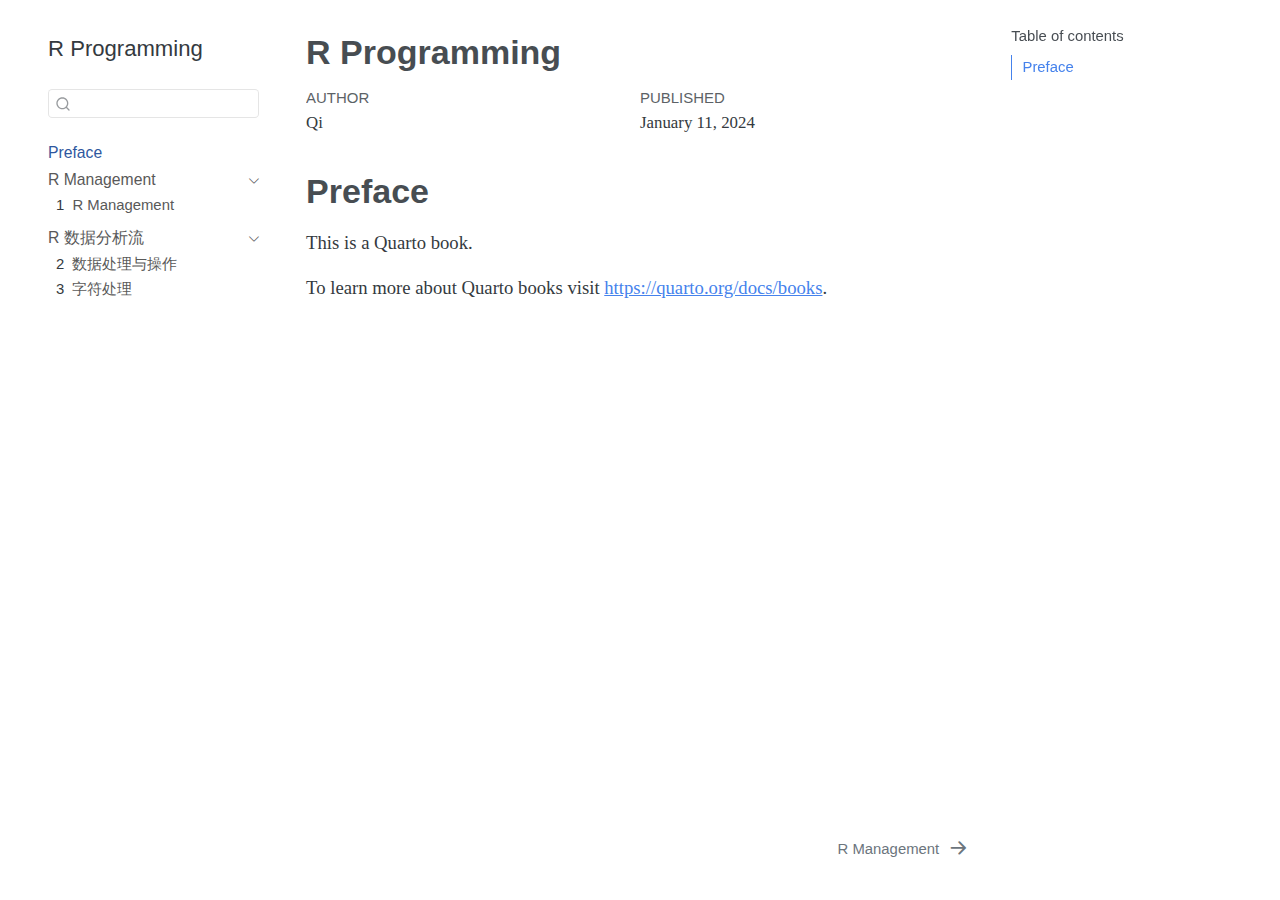
<file: index.html>
<!DOCTYPE html>
<html xmlns="http://www.w3.org/1999/xhtml" lang="en" xml:lang="en"><head>

<meta charset="utf-8">
<meta name="generator" content="quarto-1.3.450">

<meta name="viewport" content="width=device-width, initial-scale=1.0, user-scalable=yes">

<meta name="author" content="Qi">
<meta name="dcterms.date" content="2024-01-11">

<title>R Programming</title>
<style>
code{white-space: pre-wrap;}
span.smallcaps{font-variant: small-caps;}
div.columns{display: flex; gap: min(4vw, 1.5em);}
div.column{flex: auto; overflow-x: auto;}
div.hanging-indent{margin-left: 1.5em; text-indent: -1.5em;}
ul.task-list{list-style: none;}
ul.task-list li input[type="checkbox"] {
  width: 0.8em;
  margin: 0 0.8em 0.2em -1em; /* quarto-specific, see https://github.com/quarto-dev/quarto-cli/issues/4556 */ 
  vertical-align: middle;
}
</style>


<script src="site_libs/quarto-nav/quarto-nav.js"></script>
<script src="site_libs/quarto-nav/headroom.min.js"></script>
<script src="site_libs/clipboard/clipboard.min.js"></script>
<script src="site_libs/quarto-search/autocomplete.umd.js"></script>
<script src="site_libs/quarto-search/fuse.min.js"></script>
<script src="site_libs/quarto-search/quarto-search.js"></script>
<meta name="quarto:offset" content="./">
<link href="./intro.html" rel="next">
<script src="site_libs/quarto-html/quarto.js"></script>
<script src="site_libs/quarto-html/popper.min.js"></script>
<script src="site_libs/quarto-html/tippy.umd.min.js"></script>
<script src="site_libs/quarto-html/anchor.min.js"></script>
<link href="site_libs/quarto-html/tippy.css" rel="stylesheet">
<link href="site_libs/quarto-html/quarto-syntax-highlighting.css" rel="stylesheet" id="quarto-text-highlighting-styles">
<script src="site_libs/bootstrap/bootstrap.min.js"></script>
<link href="site_libs/bootstrap/bootstrap-icons.css" rel="stylesheet">
<link href="site_libs/bootstrap/bootstrap.min.css" rel="stylesheet" id="quarto-bootstrap" data-mode="light">
<script id="quarto-search-options" type="application/json">{
  "location": "sidebar",
  "copy-button": false,
  "collapse-after": 3,
  "panel-placement": "start",
  "type": "textbox",
  "limit": 20,
  "language": {
    "search-no-results-text": "No results",
    "search-matching-documents-text": "matching documents",
    "search-copy-link-title": "Copy link to search",
    "search-hide-matches-text": "Hide additional matches",
    "search-more-match-text": "more match in this document",
    "search-more-matches-text": "more matches in this document",
    "search-clear-button-title": "Clear",
    "search-detached-cancel-button-title": "Cancel",
    "search-submit-button-title": "Submit",
    "search-label": "Search"
  }
}</script>


</head>

<body class="nav-sidebar floating">

<div id="quarto-search-results"></div>
  <header id="quarto-header" class="headroom fixed-top">
  <nav class="quarto-secondary-nav">
    <div class="container-fluid d-flex">
      <button type="button" class="quarto-btn-toggle btn" data-bs-toggle="collapse" data-bs-target="#quarto-sidebar,#quarto-sidebar-glass" aria-controls="quarto-sidebar" aria-expanded="false" aria-label="Toggle sidebar navigation" onclick="if (window.quartoToggleHeadroom) { window.quartoToggleHeadroom(); }">
        <i class="bi bi-layout-text-sidebar-reverse"></i>
      </button>
      <nav class="quarto-page-breadcrumbs" aria-label="breadcrumb"><ol class="breadcrumb"><li class="breadcrumb-item"><a href="./index.html">Preface</a></li></ol></nav>
      <a class="flex-grow-1" role="button" data-bs-toggle="collapse" data-bs-target="#quarto-sidebar,#quarto-sidebar-glass" aria-controls="quarto-sidebar" aria-expanded="false" aria-label="Toggle sidebar navigation" onclick="if (window.quartoToggleHeadroom) { window.quartoToggleHeadroom(); }">      
      </a>
      <button type="button" class="btn quarto-search-button" aria-label="" onclick="window.quartoOpenSearch();">
        <i class="bi bi-search"></i>
      </button>
    </div>
  </nav>
</header>
<!-- content -->
<div id="quarto-content" class="quarto-container page-columns page-rows-contents page-layout-article">
<!-- sidebar -->
  <nav id="quarto-sidebar" class="sidebar collapse collapse-horizontal sidebar-navigation floating overflow-auto">
    <div class="pt-lg-2 mt-2 text-left sidebar-header">
    <div class="sidebar-title mb-0 py-0">
      <a href="./">R Programming</a> 
    </div>
      </div>
        <div class="mt-2 flex-shrink-0 align-items-center">
        <div class="sidebar-search">
        <div id="quarto-search" class="" title="Search"></div>
        </div>
        </div>
    <div class="sidebar-menu-container"> 
    <ul class="list-unstyled mt-1">
        <li class="sidebar-item">
  <div class="sidebar-item-container"> 
  <a href="./index.html" class="sidebar-item-text sidebar-link active">
 <span class="menu-text">Preface</span></a>
  </div>
</li>
        <li class="sidebar-item sidebar-item-section">
      <div class="sidebar-item-container"> 
            <a href="./intro.html" class="sidebar-item-text sidebar-link">
 <span class="menu-text">R Management</span></a>
          <a class="sidebar-item-toggle text-start" data-bs-toggle="collapse" data-bs-target="#quarto-sidebar-section-1" aria-expanded="true" aria-label="Toggle section">
            <i class="bi bi-chevron-right ms-2"></i>
          </a> 
      </div>
      <ul id="quarto-sidebar-section-1" class="collapse list-unstyled sidebar-section depth1 show">  
          <li class="sidebar-item">
  <div class="sidebar-item-container"> 
  <a href="./rmanage.html" class="sidebar-item-text sidebar-link">
 <span class="menu-text"><span class="chapter-number">1</span>&nbsp; <span class="chapter-title">R Management</span></span></a>
  </div>
</li>
      </ul>
  </li>
        <li class="sidebar-item sidebar-item-section">
      <div class="sidebar-item-container"> 
            <a href="./tidyverse.html" class="sidebar-item-text sidebar-link">
 <span class="menu-text">R 数据分析流</span></a>
          <a class="sidebar-item-toggle text-start" data-bs-toggle="collapse" data-bs-target="#quarto-sidebar-section-2" aria-expanded="true" aria-label="Toggle section">
            <i class="bi bi-chevron-right ms-2"></i>
          </a> 
      </div>
      <ul id="quarto-sidebar-section-2" class="collapse list-unstyled sidebar-section depth1 show">  
          <li class="sidebar-item">
  <div class="sidebar-item-container"> 
  <a href="./dplyr.html" class="sidebar-item-text sidebar-link">
 <span class="menu-text"><span class="chapter-number">2</span>&nbsp; <span class="chapter-title">数据处理与操作</span></span></a>
  </div>
</li>
          <li class="sidebar-item">
  <div class="sidebar-item-container"> 
  <a href="./stringr.html" class="sidebar-item-text sidebar-link">
 <span class="menu-text"><span class="chapter-number">3</span>&nbsp; <span class="chapter-title">字符处理</span></span></a>
  </div>
</li>
      </ul>
  </li>
    </ul>
    </div>
</nav>
<div id="quarto-sidebar-glass" data-bs-toggle="collapse" data-bs-target="#quarto-sidebar,#quarto-sidebar-glass"></div>
<!-- margin-sidebar -->
    <div id="quarto-margin-sidebar" class="sidebar margin-sidebar">
        <nav id="TOC" role="doc-toc" class="toc-active">
    <h2 id="toc-title">Table of contents</h2>
   
  <ul>
  <li><a href="#preface" id="toc-preface" class="nav-link active" data-scroll-target="#preface">Preface</a></li>
  </ul>
</nav>
    </div>
<!-- main -->
<main class="content" id="quarto-document-content">

<header id="title-block-header" class="quarto-title-block default">
<div class="quarto-title">
<h1 class="title">R Programming</h1>
</div>



<div class="quarto-title-meta">

    <div>
    <div class="quarto-title-meta-heading">Author</div>
    <div class="quarto-title-meta-contents">
             <p>Qi </p>
          </div>
  </div>
    
    <div>
    <div class="quarto-title-meta-heading">Published</div>
    <div class="quarto-title-meta-contents">
      <p class="date">January 11, 2024</p>
    </div>
  </div>
  
    
  </div>
  

</header>

<section id="preface" class="level1 unnumbered">
<h1 class="unnumbered">Preface</h1>
<p>This is a Quarto book.</p>
<p>To learn more about Quarto books visit <a href="https://quarto.org/docs/books" class="uri">https://quarto.org/docs/books</a>.</p>


</section>

</main> <!-- /main -->
<script id="quarto-html-after-body" type="application/javascript">
window.document.addEventListener("DOMContentLoaded", function (event) {
  const toggleBodyColorMode = (bsSheetEl) => {
    const mode = bsSheetEl.getAttribute("data-mode");
    const bodyEl = window.document.querySelector("body");
    if (mode === "dark") {
      bodyEl.classList.add("quarto-dark");
      bodyEl.classList.remove("quarto-light");
    } else {
      bodyEl.classList.add("quarto-light");
      bodyEl.classList.remove("quarto-dark");
    }
  }
  const toggleBodyColorPrimary = () => {
    const bsSheetEl = window.document.querySelector("link#quarto-bootstrap");
    if (bsSheetEl) {
      toggleBodyColorMode(bsSheetEl);
    }
  }
  toggleBodyColorPrimary();  
  const icon = "";
  const anchorJS = new window.AnchorJS();
  anchorJS.options = {
    placement: 'right',
    icon: icon
  };
  anchorJS.add('.anchored');
  const isCodeAnnotation = (el) => {
    for (const clz of el.classList) {
      if (clz.startsWith('code-annotation-')) {                     
        return true;
      }
    }
    return false;
  }
  const clipboard = new window.ClipboardJS('.code-copy-button', {
    text: function(trigger) {
      const codeEl = trigger.previousElementSibling.cloneNode(true);
      for (const childEl of codeEl.children) {
        if (isCodeAnnotation(childEl)) {
          childEl.remove();
        }
      }
      return codeEl.innerText;
    }
  });
  clipboard.on('success', function(e) {
    // button target
    const button = e.trigger;
    // don't keep focus
    button.blur();
    // flash "checked"
    button.classList.add('code-copy-button-checked');
    var currentTitle = button.getAttribute("title");
    button.setAttribute("title", "Copied!");
    let tooltip;
    if (window.bootstrap) {
      button.setAttribute("data-bs-toggle", "tooltip");
      button.setAttribute("data-bs-placement", "left");
      button.setAttribute("data-bs-title", "Copied!");
      tooltip = new bootstrap.Tooltip(button, 
        { trigger: "manual", 
          customClass: "code-copy-button-tooltip",
          offset: [0, -8]});
      tooltip.show();    
    }
    setTimeout(function() {
      if (tooltip) {
        tooltip.hide();
        button.removeAttribute("data-bs-title");
        button.removeAttribute("data-bs-toggle");
        button.removeAttribute("data-bs-placement");
      }
      button.setAttribute("title", currentTitle);
      button.classList.remove('code-copy-button-checked');
    }, 1000);
    // clear code selection
    e.clearSelection();
  });
  function tippyHover(el, contentFn) {
    const config = {
      allowHTML: true,
      content: contentFn,
      maxWidth: 500,
      delay: 100,
      arrow: false,
      appendTo: function(el) {
          return el.parentElement;
      },
      interactive: true,
      interactiveBorder: 10,
      theme: 'quarto',
      placement: 'bottom-start'
    };
    window.tippy(el, config); 
  }
  const noterefs = window.document.querySelectorAll('a[role="doc-noteref"]');
  for (var i=0; i<noterefs.length; i++) {
    const ref = noterefs[i];
    tippyHover(ref, function() {
      // use id or data attribute instead here
      let href = ref.getAttribute('data-footnote-href') || ref.getAttribute('href');
      try { href = new URL(href).hash; } catch {}
      const id = href.replace(/^#\/?/, "");
      const note = window.document.getElementById(id);
      return note.innerHTML;
    });
  }
      let selectedAnnoteEl;
      const selectorForAnnotation = ( cell, annotation) => {
        let cellAttr = 'data-code-cell="' + cell + '"';
        let lineAttr = 'data-code-annotation="' +  annotation + '"';
        const selector = 'span[' + cellAttr + '][' + lineAttr + ']';
        return selector;
      }
      const selectCodeLines = (annoteEl) => {
        const doc = window.document;
        const targetCell = annoteEl.getAttribute("data-target-cell");
        const targetAnnotation = annoteEl.getAttribute("data-target-annotation");
        const annoteSpan = window.document.querySelector(selectorForAnnotation(targetCell, targetAnnotation));
        const lines = annoteSpan.getAttribute("data-code-lines").split(",");
        const lineIds = lines.map((line) => {
          return targetCell + "-" + line;
        })
        let top = null;
        let height = null;
        let parent = null;
        if (lineIds.length > 0) {
            //compute the position of the single el (top and bottom and make a div)
            const el = window.document.getElementById(lineIds[0]);
            top = el.offsetTop;
            height = el.offsetHeight;
            parent = el.parentElement.parentElement;
          if (lineIds.length > 1) {
            const lastEl = window.document.getElementById(lineIds[lineIds.length - 1]);
            const bottom = lastEl.offsetTop + lastEl.offsetHeight;
            height = bottom - top;
          }
          if (top !== null && height !== null && parent !== null) {
            // cook up a div (if necessary) and position it 
            let div = window.document.getElementById("code-annotation-line-highlight");
            if (div === null) {
              div = window.document.createElement("div");
              div.setAttribute("id", "code-annotation-line-highlight");
              div.style.position = 'absolute';
              parent.appendChild(div);
            }
            div.style.top = top - 2 + "px";
            div.style.height = height + 4 + "px";
            let gutterDiv = window.document.getElementById("code-annotation-line-highlight-gutter");
            if (gutterDiv === null) {
              gutterDiv = window.document.createElement("div");
              gutterDiv.setAttribute("id", "code-annotation-line-highlight-gutter");
              gutterDiv.style.position = 'absolute';
              const codeCell = window.document.getElementById(targetCell);
              const gutter = codeCell.querySelector('.code-annotation-gutter');
              gutter.appendChild(gutterDiv);
            }
            gutterDiv.style.top = top - 2 + "px";
            gutterDiv.style.height = height + 4 + "px";
          }
          selectedAnnoteEl = annoteEl;
        }
      };
      const unselectCodeLines = () => {
        const elementsIds = ["code-annotation-line-highlight", "code-annotation-line-highlight-gutter"];
        elementsIds.forEach((elId) => {
          const div = window.document.getElementById(elId);
          if (div) {
            div.remove();
          }
        });
        selectedAnnoteEl = undefined;
      };
      // Attach click handler to the DT
      const annoteDls = window.document.querySelectorAll('dt[data-target-cell]');
      for (const annoteDlNode of annoteDls) {
        annoteDlNode.addEventListener('click', (event) => {
          const clickedEl = event.target;
          if (clickedEl !== selectedAnnoteEl) {
            unselectCodeLines();
            const activeEl = window.document.querySelector('dt[data-target-cell].code-annotation-active');
            if (activeEl) {
              activeEl.classList.remove('code-annotation-active');
            }
            selectCodeLines(clickedEl);
            clickedEl.classList.add('code-annotation-active');
          } else {
            // Unselect the line
            unselectCodeLines();
            clickedEl.classList.remove('code-annotation-active');
          }
        });
      }
  const findCites = (el) => {
    const parentEl = el.parentElement;
    if (parentEl) {
      const cites = parentEl.dataset.cites;
      if (cites) {
        return {
          el,
          cites: cites.split(' ')
        };
      } else {
        return findCites(el.parentElement)
      }
    } else {
      return undefined;
    }
  };
  var bibliorefs = window.document.querySelectorAll('a[role="doc-biblioref"]');
  for (var i=0; i<bibliorefs.length; i++) {
    const ref = bibliorefs[i];
    const citeInfo = findCites(ref);
    if (citeInfo) {
      tippyHover(citeInfo.el, function() {
        var popup = window.document.createElement('div');
        citeInfo.cites.forEach(function(cite) {
          var citeDiv = window.document.createElement('div');
          citeDiv.classList.add('hanging-indent');
          citeDiv.classList.add('csl-entry');
          var biblioDiv = window.document.getElementById('ref-' + cite);
          if (biblioDiv) {
            citeDiv.innerHTML = biblioDiv.innerHTML;
          }
          popup.appendChild(citeDiv);
        });
        return popup.innerHTML;
      });
    }
  }
});
</script>
<nav class="page-navigation">
  <div class="nav-page nav-page-previous">
  </div>
  <div class="nav-page nav-page-next">
      <a href="./intro.html" class="pagination-link">
        <span class="nav-page-text">R Management</span> <i class="bi bi-arrow-right-short"></i>
      </a>
  </div>
</nav>
</div> <!-- /content -->



</body></html>
</file>
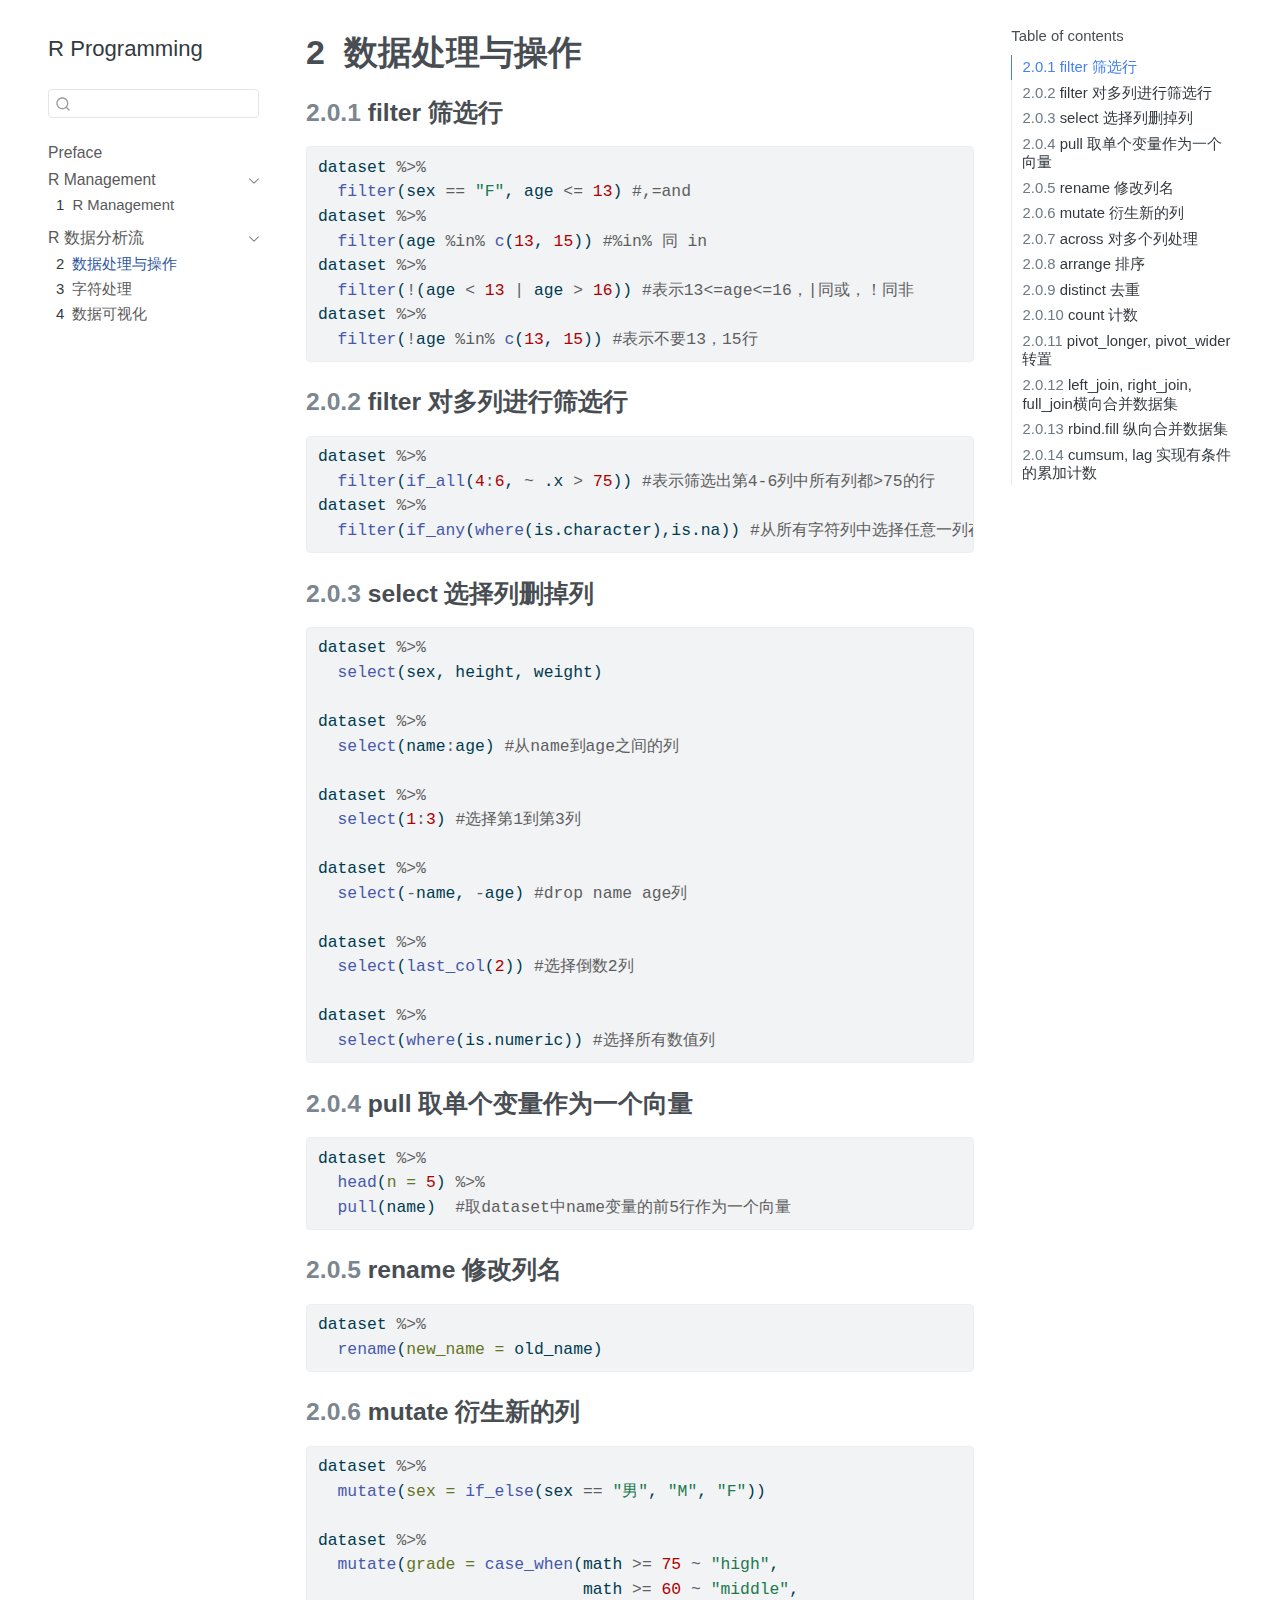
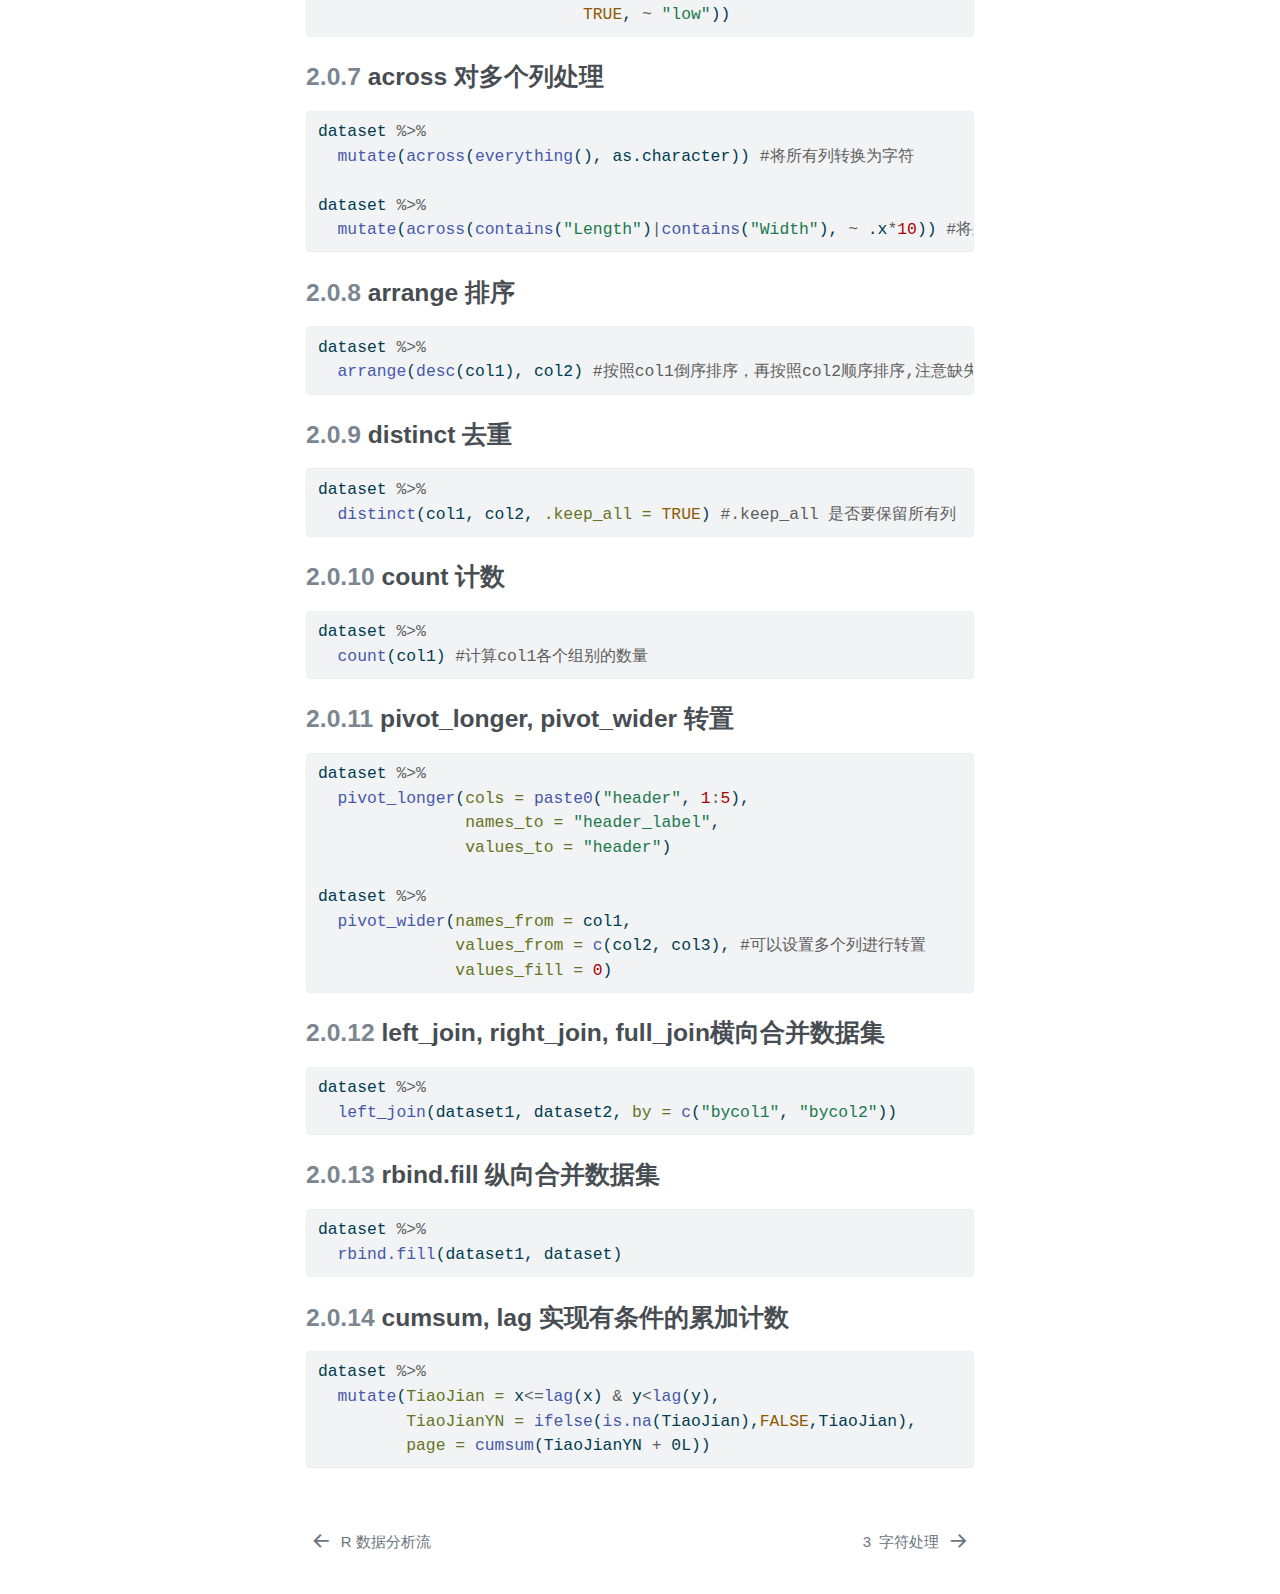
<file: dplyr.html>
<!DOCTYPE html>
<html xmlns="http://www.w3.org/1999/xhtml" lang="en" xml:lang="en"><head>

<meta charset="utf-8">
<meta name="generator" content="quarto-1.3.450">

<meta name="viewport" content="width=device-width, initial-scale=1.0, user-scalable=yes">


<title>R Programming - 2&nbsp; 数据处理与操作</title>
<style>
code{white-space: pre-wrap;}
span.smallcaps{font-variant: small-caps;}
div.columns{display: flex; gap: min(4vw, 1.5em);}
div.column{flex: auto; overflow-x: auto;}
div.hanging-indent{margin-left: 1.5em; text-indent: -1.5em;}
ul.task-list{list-style: none;}
ul.task-list li input[type="checkbox"] {
  width: 0.8em;
  margin: 0 0.8em 0.2em -1em; /* quarto-specific, see https://github.com/quarto-dev/quarto-cli/issues/4556 */ 
  vertical-align: middle;
}
/* CSS for syntax highlighting */
pre > code.sourceCode { white-space: pre; position: relative; }
pre > code.sourceCode > span { display: inline-block; line-height: 1.25; }
pre > code.sourceCode > span:empty { height: 1.2em; }
.sourceCode { overflow: visible; }
code.sourceCode > span { color: inherit; text-decoration: inherit; }
div.sourceCode { margin: 1em 0; }
pre.sourceCode { margin: 0; }
@media screen {
div.sourceCode { overflow: auto; }
}
@media print {
pre > code.sourceCode { white-space: pre-wrap; }
pre > code.sourceCode > span { text-indent: -5em; padding-left: 5em; }
}
pre.numberSource code
  { counter-reset: source-line 0; }
pre.numberSource code > span
  { position: relative; left: -4em; counter-increment: source-line; }
pre.numberSource code > span > a:first-child::before
  { content: counter(source-line);
    position: relative; left: -1em; text-align: right; vertical-align: baseline;
    border: none; display: inline-block;
    -webkit-touch-callout: none; -webkit-user-select: none;
    -khtml-user-select: none; -moz-user-select: none;
    -ms-user-select: none; user-select: none;
    padding: 0 4px; width: 4em;
  }
pre.numberSource { margin-left: 3em;  padding-left: 4px; }
div.sourceCode
  {   }
@media screen {
pre > code.sourceCode > span > a:first-child::before { text-decoration: underline; }
}
</style>


<script src="site_libs/quarto-nav/quarto-nav.js"></script>
<script src="site_libs/quarto-nav/headroom.min.js"></script>
<script src="site_libs/clipboard/clipboard.min.js"></script>
<script src="site_libs/quarto-search/autocomplete.umd.js"></script>
<script src="site_libs/quarto-search/fuse.min.js"></script>
<script src="site_libs/quarto-search/quarto-search.js"></script>
<meta name="quarto:offset" content="./">
<link href="./stringr.html" rel="next">
<link href="./tidyverse.html" rel="prev">
<script src="site_libs/quarto-html/quarto.js"></script>
<script src="site_libs/quarto-html/popper.min.js"></script>
<script src="site_libs/quarto-html/tippy.umd.min.js"></script>
<script src="site_libs/quarto-html/anchor.min.js"></script>
<link href="site_libs/quarto-html/tippy.css" rel="stylesheet">
<link href="site_libs/quarto-html/quarto-syntax-highlighting.css" rel="stylesheet" id="quarto-text-highlighting-styles">
<script src="site_libs/bootstrap/bootstrap.min.js"></script>
<link href="site_libs/bootstrap/bootstrap-icons.css" rel="stylesheet">
<link href="site_libs/bootstrap/bootstrap.min.css" rel="stylesheet" id="quarto-bootstrap" data-mode="light">
<script id="quarto-search-options" type="application/json">{
  "location": "sidebar",
  "copy-button": false,
  "collapse-after": 3,
  "panel-placement": "start",
  "type": "textbox",
  "limit": 20,
  "language": {
    "search-no-results-text": "No results",
    "search-matching-documents-text": "matching documents",
    "search-copy-link-title": "Copy link to search",
    "search-hide-matches-text": "Hide additional matches",
    "search-more-match-text": "more match in this document",
    "search-more-matches-text": "more matches in this document",
    "search-clear-button-title": "Clear",
    "search-detached-cancel-button-title": "Cancel",
    "search-submit-button-title": "Submit",
    "search-label": "Search"
  }
}</script>


</head>

<body class="nav-sidebar floating">

<div id="quarto-search-results"></div>
  <header id="quarto-header" class="headroom fixed-top">
  <nav class="quarto-secondary-nav">
    <div class="container-fluid d-flex">
      <button type="button" class="quarto-btn-toggle btn" data-bs-toggle="collapse" data-bs-target="#quarto-sidebar,#quarto-sidebar-glass" aria-controls="quarto-sidebar" aria-expanded="false" aria-label="Toggle sidebar navigation" onclick="if (window.quartoToggleHeadroom) { window.quartoToggleHeadroom(); }">
        <i class="bi bi-layout-text-sidebar-reverse"></i>
      </button>
      <nav class="quarto-page-breadcrumbs" aria-label="breadcrumb"><ol class="breadcrumb"><li class="breadcrumb-item"><a href="./tidyverse.html">R 数据分析流</a></li><li class="breadcrumb-item"><a href="./dplyr.html"><span class="chapter-number">2</span>&nbsp; <span class="chapter-title">数据处理与操作</span></a></li></ol></nav>
      <a class="flex-grow-1" role="button" data-bs-toggle="collapse" data-bs-target="#quarto-sidebar,#quarto-sidebar-glass" aria-controls="quarto-sidebar" aria-expanded="false" aria-label="Toggle sidebar navigation" onclick="if (window.quartoToggleHeadroom) { window.quartoToggleHeadroom(); }">      
      </a>
      <button type="button" class="btn quarto-search-button" aria-label="" onclick="window.quartoOpenSearch();">
        <i class="bi bi-search"></i>
      </button>
    </div>
  </nav>
</header>
<!-- content -->
<div id="quarto-content" class="quarto-container page-columns page-rows-contents page-layout-article">
<!-- sidebar -->
  <nav id="quarto-sidebar" class="sidebar collapse collapse-horizontal sidebar-navigation floating overflow-auto">
    <div class="pt-lg-2 mt-2 text-left sidebar-header">
    <div class="sidebar-title mb-0 py-0">
      <a href="./">R Programming</a> 
    </div>
      </div>
        <div class="mt-2 flex-shrink-0 align-items-center">
        <div class="sidebar-search">
        <div id="quarto-search" class="" title="Search"></div>
        </div>
        </div>
    <div class="sidebar-menu-container"> 
    <ul class="list-unstyled mt-1">
        <li class="sidebar-item">
  <div class="sidebar-item-container"> 
  <a href="./index.html" class="sidebar-item-text sidebar-link">
 <span class="menu-text">Preface</span></a>
  </div>
</li>
        <li class="sidebar-item sidebar-item-section">
      <div class="sidebar-item-container"> 
            <a href="./intro.html" class="sidebar-item-text sidebar-link">
 <span class="menu-text">R Management</span></a>
          <a class="sidebar-item-toggle text-start" data-bs-toggle="collapse" data-bs-target="#quarto-sidebar-section-1" aria-expanded="true" aria-label="Toggle section">
            <i class="bi bi-chevron-right ms-2"></i>
          </a> 
      </div>
      <ul id="quarto-sidebar-section-1" class="collapse list-unstyled sidebar-section depth1 show">  
          <li class="sidebar-item">
  <div class="sidebar-item-container"> 
  <a href="./rmanage.html" class="sidebar-item-text sidebar-link">
 <span class="menu-text"><span class="chapter-number">1</span>&nbsp; <span class="chapter-title">R Management</span></span></a>
  </div>
</li>
      </ul>
  </li>
        <li class="sidebar-item sidebar-item-section">
      <div class="sidebar-item-container"> 
            <a href="./tidyverse.html" class="sidebar-item-text sidebar-link">
 <span class="menu-text">R 数据分析流</span></a>
          <a class="sidebar-item-toggle text-start" data-bs-toggle="collapse" data-bs-target="#quarto-sidebar-section-2" aria-expanded="true" aria-label="Toggle section">
            <i class="bi bi-chevron-right ms-2"></i>
          </a> 
      </div>
      <ul id="quarto-sidebar-section-2" class="collapse list-unstyled sidebar-section depth1 show">  
          <li class="sidebar-item">
  <div class="sidebar-item-container"> 
  <a href="./dplyr.html" class="sidebar-item-text sidebar-link active">
 <span class="menu-text"><span class="chapter-number">2</span>&nbsp; <span class="chapter-title">数据处理与操作</span></span></a>
  </div>
</li>
          <li class="sidebar-item">
  <div class="sidebar-item-container"> 
  <a href="./stringr.html" class="sidebar-item-text sidebar-link">
 <span class="menu-text"><span class="chapter-number">3</span>&nbsp; <span class="chapter-title">字符处理</span></span></a>
  </div>
</li>
          <li class="sidebar-item">
  <div class="sidebar-item-container"> 
  <a href="./ggplot2.html" class="sidebar-item-text sidebar-link">
 <span class="menu-text"><span class="chapter-number">4</span>&nbsp; <span class="chapter-title">数据可视化</span></span></a>
  </div>
</li>
      </ul>
  </li>
    </ul>
    </div>
</nav>
<div id="quarto-sidebar-glass" data-bs-toggle="collapse" data-bs-target="#quarto-sidebar,#quarto-sidebar-glass"></div>
<!-- margin-sidebar -->
    <div id="quarto-margin-sidebar" class="sidebar margin-sidebar">
        <nav id="TOC" role="doc-toc" class="toc-active">
    <h2 id="toc-title">Table of contents</h2>
   
  <ul>
  <li><a href="#filter-筛选行" id="toc-filter-筛选行" class="nav-link active" data-scroll-target="#filter-筛选行"><span class="header-section-number">2.0.1</span> filter 筛选行</a></li>
  <li><a href="#filter-对多列进行筛选行" id="toc-filter-对多列进行筛选行" class="nav-link" data-scroll-target="#filter-对多列进行筛选行"><span class="header-section-number">2.0.2</span> filter 对多列进行筛选行</a></li>
  <li><a href="#select-选择列删掉列" id="toc-select-选择列删掉列" class="nav-link" data-scroll-target="#select-选择列删掉列"><span class="header-section-number">2.0.3</span> select 选择列删掉列</a></li>
  <li><a href="#pull-取单个变量作为一个向量" id="toc-pull-取单个变量作为一个向量" class="nav-link" data-scroll-target="#pull-取单个变量作为一个向量"><span class="header-section-number">2.0.4</span> pull 取单个变量作为一个向量</a></li>
  <li><a href="#rename-修改列名" id="toc-rename-修改列名" class="nav-link" data-scroll-target="#rename-修改列名"><span class="header-section-number">2.0.5</span> rename 修改列名</a></li>
  <li><a href="#mutate-衍生新的列" id="toc-mutate-衍生新的列" class="nav-link" data-scroll-target="#mutate-衍生新的列"><span class="header-section-number">2.0.6</span> mutate 衍生新的列</a></li>
  <li><a href="#across-对多个列处理" id="toc-across-对多个列处理" class="nav-link" data-scroll-target="#across-对多个列处理"><span class="header-section-number">2.0.7</span> across 对多个列处理</a></li>
  <li><a href="#arrange-排序" id="toc-arrange-排序" class="nav-link" data-scroll-target="#arrange-排序"><span class="header-section-number">2.0.8</span> arrange 排序</a></li>
  <li><a href="#distinct-去重" id="toc-distinct-去重" class="nav-link" data-scroll-target="#distinct-去重"><span class="header-section-number">2.0.9</span> distinct 去重</a></li>
  <li><a href="#count-计数" id="toc-count-计数" class="nav-link" data-scroll-target="#count-计数"><span class="header-section-number">2.0.10</span> count 计数</a></li>
  <li><a href="#pivot_longer-pivot_wider-转置" id="toc-pivot_longer-pivot_wider-转置" class="nav-link" data-scroll-target="#pivot_longer-pivot_wider-转置"><span class="header-section-number">2.0.11</span> pivot_longer, pivot_wider 转置</a></li>
  <li><a href="#left_join-right_join-full_join横向合并数据集" id="toc-left_join-right_join-full_join横向合并数据集" class="nav-link" data-scroll-target="#left_join-right_join-full_join横向合并数据集"><span class="header-section-number">2.0.12</span> left_join, right_join, full_join横向合并数据集</a></li>
  <li><a href="#rbind.fill-纵向合并数据集" id="toc-rbind.fill-纵向合并数据集" class="nav-link" data-scroll-target="#rbind.fill-纵向合并数据集"><span class="header-section-number">2.0.13</span> rbind.fill 纵向合并数据集</a></li>
  <li><a href="#cumsum-lag-实现有条件的累加计数" id="toc-cumsum-lag-实现有条件的累加计数" class="nav-link" data-scroll-target="#cumsum-lag-实现有条件的累加计数"><span class="header-section-number">2.0.14</span> cumsum, lag 实现有条件的累加计数</a></li>
  </ul>
</nav>
    </div>
<!-- main -->
<main class="content" id="quarto-document-content">

<header id="title-block-header" class="quarto-title-block default">
<div class="quarto-title">
<h1 class="title"><span class="chapter-number">2</span>&nbsp; <span class="chapter-title">数据处理与操作</span></h1>
</div>



<div class="quarto-title-meta">

    
  
    
  </div>
  

</header>

<section id="filter-筛选行" class="level3" data-number="2.0.1">
<h3 data-number="2.0.1" class="anchored" data-anchor-id="filter-筛选行"><span class="header-section-number">2.0.1</span> filter 筛选行</h3>
<div class="sourceCode" id="cb1"><pre class="sourceCode r code-with-copy"><code class="sourceCode r"><span id="cb1-1"><a href="#cb1-1" aria-hidden="true" tabindex="-1"></a>dataset <span class="sc">%&gt;%</span>    </span>
<span id="cb1-2"><a href="#cb1-2" aria-hidden="true" tabindex="-1"></a>  <span class="fu">filter</span>(sex <span class="sc">==</span> <span class="st">"F"</span>, age <span class="sc">&lt;=</span> <span class="dv">13</span>) <span class="co">#,=and  </span></span>
<span id="cb1-3"><a href="#cb1-3" aria-hidden="true" tabindex="-1"></a>dataset <span class="sc">%&gt;%</span>    </span>
<span id="cb1-4"><a href="#cb1-4" aria-hidden="true" tabindex="-1"></a>  <span class="fu">filter</span>(age <span class="sc">%in%</span> <span class="fu">c</span>(<span class="dv">13</span>, <span class="dv">15</span>)) <span class="co">#%in% 同 in  </span></span>
<span id="cb1-5"><a href="#cb1-5" aria-hidden="true" tabindex="-1"></a>dataset <span class="sc">%&gt;%</span>    </span>
<span id="cb1-6"><a href="#cb1-6" aria-hidden="true" tabindex="-1"></a>  <span class="fu">filter</span>(<span class="sc">!</span>(age <span class="sc">&lt;</span> <span class="dv">13</span> <span class="sc">|</span> age <span class="sc">&gt;</span> <span class="dv">16</span>)) <span class="co">#表示13&lt;=age&lt;=16，|同或，！同非 </span></span>
<span id="cb1-7"><a href="#cb1-7" aria-hidden="true" tabindex="-1"></a>dataset <span class="sc">%&gt;%</span>    </span>
<span id="cb1-8"><a href="#cb1-8" aria-hidden="true" tabindex="-1"></a>  <span class="fu">filter</span>(<span class="sc">!</span>age <span class="sc">%in%</span> <span class="fu">c</span>(<span class="dv">13</span>, <span class="dv">15</span>)) <span class="co">#表示不要13，15行</span></span></code><button title="Copy to Clipboard" class="code-copy-button"><i class="bi"></i></button></pre></div>
</section>
<section id="filter-对多列进行筛选行" class="level3" data-number="2.0.2">
<h3 data-number="2.0.2" class="anchored" data-anchor-id="filter-对多列进行筛选行"><span class="header-section-number">2.0.2</span> filter 对多列进行筛选行</h3>
<div class="sourceCode" id="cb2"><pre class="sourceCode r code-with-copy"><code class="sourceCode r"><span id="cb2-1"><a href="#cb2-1" aria-hidden="true" tabindex="-1"></a>dataset <span class="sc">%&gt;%</span>    </span>
<span id="cb2-2"><a href="#cb2-2" aria-hidden="true" tabindex="-1"></a>  <span class="fu">filter</span>(<span class="fu">if_all</span>(<span class="dv">4</span><span class="sc">:</span><span class="dv">6</span>, <span class="sc">~</span> .x <span class="sc">&gt;</span> <span class="dv">75</span>)) <span class="co">#表示筛选出第4-6列中所有列都&gt;75的行</span></span>
<span id="cb2-3"><a href="#cb2-3" aria-hidden="true" tabindex="-1"></a>dataset <span class="sc">%&gt;%</span> </span>
<span id="cb2-4"><a href="#cb2-4" aria-hidden="true" tabindex="-1"></a>  <span class="fu">filter</span>(<span class="fu">if_any</span>(<span class="fu">where</span>(is.character),is.na)) <span class="co">#从所有字符列中选择任意一列存在NA的行</span></span></code><button title="Copy to Clipboard" class="code-copy-button"><i class="bi"></i></button></pre></div>
</section>
<section id="select-选择列删掉列" class="level3" data-number="2.0.3">
<h3 data-number="2.0.3" class="anchored" data-anchor-id="select-选择列删掉列"><span class="header-section-number">2.0.3</span> select 选择列删掉列</h3>
<div class="sourceCode" id="cb3"><pre class="sourceCode r code-with-copy"><code class="sourceCode r"><span id="cb3-1"><a href="#cb3-1" aria-hidden="true" tabindex="-1"></a>dataset <span class="sc">%&gt;%</span> </span>
<span id="cb3-2"><a href="#cb3-2" aria-hidden="true" tabindex="-1"></a>  <span class="fu">select</span>(sex, height, weight)</span>
<span id="cb3-3"><a href="#cb3-3" aria-hidden="true" tabindex="-1"></a></span>
<span id="cb3-4"><a href="#cb3-4" aria-hidden="true" tabindex="-1"></a>dataset <span class="sc">%&gt;%</span> </span>
<span id="cb3-5"><a href="#cb3-5" aria-hidden="true" tabindex="-1"></a>  <span class="fu">select</span>(name<span class="sc">:</span>age) <span class="co">#从name到age之间的列</span></span>
<span id="cb3-6"><a href="#cb3-6" aria-hidden="true" tabindex="-1"></a></span>
<span id="cb3-7"><a href="#cb3-7" aria-hidden="true" tabindex="-1"></a>dataset <span class="sc">%&gt;%</span> </span>
<span id="cb3-8"><a href="#cb3-8" aria-hidden="true" tabindex="-1"></a>  <span class="fu">select</span>(<span class="dv">1</span><span class="sc">:</span><span class="dv">3</span>) <span class="co">#选择第1到第3列</span></span>
<span id="cb3-9"><a href="#cb3-9" aria-hidden="true" tabindex="-1"></a></span>
<span id="cb3-10"><a href="#cb3-10" aria-hidden="true" tabindex="-1"></a>dataset <span class="sc">%&gt;%</span> </span>
<span id="cb3-11"><a href="#cb3-11" aria-hidden="true" tabindex="-1"></a>  <span class="fu">select</span>(<span class="sc">-</span>name, <span class="sc">-</span>age) <span class="co">#drop name age列</span></span>
<span id="cb3-12"><a href="#cb3-12" aria-hidden="true" tabindex="-1"></a></span>
<span id="cb3-13"><a href="#cb3-13" aria-hidden="true" tabindex="-1"></a>dataset <span class="sc">%&gt;%</span> </span>
<span id="cb3-14"><a href="#cb3-14" aria-hidden="true" tabindex="-1"></a>  <span class="fu">select</span>(<span class="fu">last_col</span>(<span class="dv">2</span>)) <span class="co">#选择倒数2列</span></span>
<span id="cb3-15"><a href="#cb3-15" aria-hidden="true" tabindex="-1"></a></span>
<span id="cb3-16"><a href="#cb3-16" aria-hidden="true" tabindex="-1"></a>dataset <span class="sc">%&gt;%</span> </span>
<span id="cb3-17"><a href="#cb3-17" aria-hidden="true" tabindex="-1"></a>  <span class="fu">select</span>(<span class="fu">where</span>(is.numeric)) <span class="co">#选择所有数值列</span></span></code><button title="Copy to Clipboard" class="code-copy-button"><i class="bi"></i></button></pre></div>
</section>
<section id="pull-取单个变量作为一个向量" class="level3" data-number="2.0.4">
<h3 data-number="2.0.4" class="anchored" data-anchor-id="pull-取单个变量作为一个向量"><span class="header-section-number">2.0.4</span> pull 取单个变量作为一个向量</h3>
<div class="sourceCode" id="cb4"><pre class="sourceCode r code-with-copy"><code class="sourceCode r"><span id="cb4-1"><a href="#cb4-1" aria-hidden="true" tabindex="-1"></a>dataset <span class="sc">%&gt;%</span> </span>
<span id="cb4-2"><a href="#cb4-2" aria-hidden="true" tabindex="-1"></a>  <span class="fu">head</span>(<span class="at">n =</span> <span class="dv">5</span>) <span class="sc">%&gt;%</span> </span>
<span id="cb4-3"><a href="#cb4-3" aria-hidden="true" tabindex="-1"></a>  <span class="fu">pull</span>(name)  <span class="co">#取dataset中name变量的前5行作为一个向量</span></span></code><button title="Copy to Clipboard" class="code-copy-button"><i class="bi"></i></button></pre></div>
</section>
<section id="rename-修改列名" class="level3" data-number="2.0.5">
<h3 data-number="2.0.5" class="anchored" data-anchor-id="rename-修改列名"><span class="header-section-number">2.0.5</span> rename 修改列名</h3>
<div class="sourceCode" id="cb5"><pre class="sourceCode r code-with-copy"><code class="sourceCode r"><span id="cb5-1"><a href="#cb5-1" aria-hidden="true" tabindex="-1"></a>dataset <span class="sc">%&gt;%</span> </span>
<span id="cb5-2"><a href="#cb5-2" aria-hidden="true" tabindex="-1"></a>  <span class="fu">rename</span>(<span class="at">new_name =</span> old_name)</span></code><button title="Copy to Clipboard" class="code-copy-button"><i class="bi"></i></button></pre></div>
</section>
<section id="mutate-衍生新的列" class="level3" data-number="2.0.6">
<h3 data-number="2.0.6" class="anchored" data-anchor-id="mutate-衍生新的列"><span class="header-section-number">2.0.6</span> mutate 衍生新的列</h3>
<div class="sourceCode" id="cb6"><pre class="sourceCode r code-with-copy"><code class="sourceCode r"><span id="cb6-1"><a href="#cb6-1" aria-hidden="true" tabindex="-1"></a>dataset <span class="sc">%&gt;%</span> </span>
<span id="cb6-2"><a href="#cb6-2" aria-hidden="true" tabindex="-1"></a>  <span class="fu">mutate</span>(<span class="at">sex =</span> <span class="fu">if_else</span>(sex <span class="sc">==</span> <span class="st">"男"</span>, <span class="st">"M"</span>, <span class="st">"F"</span>))</span>
<span id="cb6-3"><a href="#cb6-3" aria-hidden="true" tabindex="-1"></a></span>
<span id="cb6-4"><a href="#cb6-4" aria-hidden="true" tabindex="-1"></a>dataset <span class="sc">%&gt;%</span> </span>
<span id="cb6-5"><a href="#cb6-5" aria-hidden="true" tabindex="-1"></a>  <span class="fu">mutate</span>(<span class="at">grade =</span> <span class="fu">case_when</span>(math <span class="sc">&gt;=</span> <span class="dv">75</span> <span class="sc">~</span> <span class="st">"high"</span>,</span>
<span id="cb6-6"><a href="#cb6-6" aria-hidden="true" tabindex="-1"></a>                           math <span class="sc">&gt;=</span> <span class="dv">60</span> <span class="sc">~</span> <span class="st">"middle"</span>,</span>
<span id="cb6-7"><a href="#cb6-7" aria-hidden="true" tabindex="-1"></a>                           <span class="cn">TRUE</span>, <span class="sc">~</span> <span class="st">"low"</span>))</span></code><button title="Copy to Clipboard" class="code-copy-button"><i class="bi"></i></button></pre></div>
</section>
<section id="across-对多个列处理" class="level3" data-number="2.0.7">
<h3 data-number="2.0.7" class="anchored" data-anchor-id="across-对多个列处理"><span class="header-section-number">2.0.7</span> across 对多个列处理</h3>
<div class="sourceCode" id="cb7"><pre class="sourceCode r code-with-copy"><code class="sourceCode r"><span id="cb7-1"><a href="#cb7-1" aria-hidden="true" tabindex="-1"></a>dataset <span class="sc">%&gt;%</span> </span>
<span id="cb7-2"><a href="#cb7-2" aria-hidden="true" tabindex="-1"></a>  <span class="fu">mutate</span>(<span class="fu">across</span>(<span class="fu">everything</span>(), as.character)) <span class="co">#将所有列转换为字符</span></span>
<span id="cb7-3"><a href="#cb7-3" aria-hidden="true" tabindex="-1"></a></span>
<span id="cb7-4"><a href="#cb7-4" aria-hidden="true" tabindex="-1"></a>dataset <span class="sc">%&gt;%</span> </span>
<span id="cb7-5"><a href="#cb7-5" aria-hidden="true" tabindex="-1"></a>  <span class="fu">mutate</span>(<span class="fu">across</span>(<span class="fu">contains</span>(<span class="st">"Length"</span>)<span class="sc">|</span><span class="fu">contains</span>(<span class="st">"Width"</span>), <span class="sc">~</span> .x<span class="sc">*</span><span class="dv">10</span>)) <span class="co">#将列名中含有Length或Width字符的列*10</span></span></code><button title="Copy to Clipboard" class="code-copy-button"><i class="bi"></i></button></pre></div>
</section>
<section id="arrange-排序" class="level3" data-number="2.0.8">
<h3 data-number="2.0.8" class="anchored" data-anchor-id="arrange-排序"><span class="header-section-number">2.0.8</span> arrange 排序</h3>
<div class="sourceCode" id="cb8"><pre class="sourceCode r code-with-copy"><code class="sourceCode r"><span id="cb8-1"><a href="#cb8-1" aria-hidden="true" tabindex="-1"></a>dataset <span class="sc">%&gt;%</span> </span>
<span id="cb8-2"><a href="#cb8-2" aria-hidden="true" tabindex="-1"></a>  <span class="fu">arrange</span>(<span class="fu">desc</span>(col1), col2) <span class="co">#按照col1倒序排序，再按照col2顺序排序,注意缺失值NA排在最后面，不同于SAS</span></span></code><button title="Copy to Clipboard" class="code-copy-button"><i class="bi"></i></button></pre></div>
</section>
<section id="distinct-去重" class="level3" data-number="2.0.9">
<h3 data-number="2.0.9" class="anchored" data-anchor-id="distinct-去重"><span class="header-section-number">2.0.9</span> distinct 去重</h3>
<div class="sourceCode" id="cb9"><pre class="sourceCode r code-with-copy"><code class="sourceCode r"><span id="cb9-1"><a href="#cb9-1" aria-hidden="true" tabindex="-1"></a>dataset <span class="sc">%&gt;%</span> </span>
<span id="cb9-2"><a href="#cb9-2" aria-hidden="true" tabindex="-1"></a>  <span class="fu">distinct</span>(col1, col2, <span class="at">.keep_all =</span> <span class="cn">TRUE</span>) <span class="co">#.keep_all 是否要保留所有列</span></span></code><button title="Copy to Clipboard" class="code-copy-button"><i class="bi"></i></button></pre></div>
</section>
<section id="count-计数" class="level3" data-number="2.0.10">
<h3 data-number="2.0.10" class="anchored" data-anchor-id="count-计数"><span class="header-section-number">2.0.10</span> count 计数</h3>
<div class="sourceCode" id="cb10"><pre class="sourceCode r code-with-copy"><code class="sourceCode r"><span id="cb10-1"><a href="#cb10-1" aria-hidden="true" tabindex="-1"></a>dataset <span class="sc">%&gt;%</span> </span>
<span id="cb10-2"><a href="#cb10-2" aria-hidden="true" tabindex="-1"></a>  <span class="fu">count</span>(col1) <span class="co">#计算col1各个组别的数量</span></span></code><button title="Copy to Clipboard" class="code-copy-button"><i class="bi"></i></button></pre></div>
</section>
<section id="pivot_longer-pivot_wider-转置" class="level3" data-number="2.0.11">
<h3 data-number="2.0.11" class="anchored" data-anchor-id="pivot_longer-pivot_wider-转置"><span class="header-section-number">2.0.11</span> pivot_longer, pivot_wider 转置</h3>
<div class="sourceCode" id="cb11"><pre class="sourceCode r code-with-copy"><code class="sourceCode r"><span id="cb11-1"><a href="#cb11-1" aria-hidden="true" tabindex="-1"></a>dataset <span class="sc">%&gt;%</span> </span>
<span id="cb11-2"><a href="#cb11-2" aria-hidden="true" tabindex="-1"></a>  <span class="fu">pivot_longer</span>(<span class="at">cols =</span> <span class="fu">paste0</span>(<span class="st">"header"</span>, <span class="dv">1</span><span class="sc">:</span><span class="dv">5</span>),</span>
<span id="cb11-3"><a href="#cb11-3" aria-hidden="true" tabindex="-1"></a>               <span class="at">names_to =</span> <span class="st">"header_label"</span>,</span>
<span id="cb11-4"><a href="#cb11-4" aria-hidden="true" tabindex="-1"></a>               <span class="at">values_to =</span> <span class="st">"header"</span>)</span>
<span id="cb11-5"><a href="#cb11-5" aria-hidden="true" tabindex="-1"></a></span>
<span id="cb11-6"><a href="#cb11-6" aria-hidden="true" tabindex="-1"></a>dataset <span class="sc">%&gt;%</span> </span>
<span id="cb11-7"><a href="#cb11-7" aria-hidden="true" tabindex="-1"></a>  <span class="fu">pivot_wider</span>(<span class="at">names_from =</span> col1,</span>
<span id="cb11-8"><a href="#cb11-8" aria-hidden="true" tabindex="-1"></a>              <span class="at">values_from =</span> <span class="fu">c</span>(col2, col3), <span class="co">#可以设置多个列进行转置</span></span>
<span id="cb11-9"><a href="#cb11-9" aria-hidden="true" tabindex="-1"></a>              <span class="at">values_fill =</span> <span class="dv">0</span>)</span></code><button title="Copy to Clipboard" class="code-copy-button"><i class="bi"></i></button></pre></div>
</section>
<section id="left_join-right_join-full_join横向合并数据集" class="level3" data-number="2.0.12">
<h3 data-number="2.0.12" class="anchored" data-anchor-id="left_join-right_join-full_join横向合并数据集"><span class="header-section-number">2.0.12</span> left_join, right_join, full_join横向合并数据集</h3>
<div class="sourceCode" id="cb12"><pre class="sourceCode r code-with-copy"><code class="sourceCode r"><span id="cb12-1"><a href="#cb12-1" aria-hidden="true" tabindex="-1"></a>dataset <span class="sc">%&gt;%</span> </span>
<span id="cb12-2"><a href="#cb12-2" aria-hidden="true" tabindex="-1"></a>  <span class="fu">left_join</span>(dataset1, dataset2, <span class="at">by =</span> <span class="fu">c</span>(<span class="st">"bycol1"</span>, <span class="st">"bycol2"</span>))</span></code><button title="Copy to Clipboard" class="code-copy-button"><i class="bi"></i></button></pre></div>
</section>
<section id="rbind.fill-纵向合并数据集" class="level3" data-number="2.0.13">
<h3 data-number="2.0.13" class="anchored" data-anchor-id="rbind.fill-纵向合并数据集"><span class="header-section-number">2.0.13</span> rbind.fill 纵向合并数据集</h3>
<div class="sourceCode" id="cb13"><pre class="sourceCode r code-with-copy"><code class="sourceCode r"><span id="cb13-1"><a href="#cb13-1" aria-hidden="true" tabindex="-1"></a>dataset <span class="sc">%&gt;%</span> </span>
<span id="cb13-2"><a href="#cb13-2" aria-hidden="true" tabindex="-1"></a>  <span class="fu">rbind.fill</span>(dataset1, dataset)</span></code><button title="Copy to Clipboard" class="code-copy-button"><i class="bi"></i></button></pre></div>
</section>
<section id="cumsum-lag-实现有条件的累加计数" class="level3" data-number="2.0.14">
<h3 data-number="2.0.14" class="anchored" data-anchor-id="cumsum-lag-实现有条件的累加计数"><span class="header-section-number">2.0.14</span> cumsum, lag 实现有条件的累加计数</h3>
<div class="sourceCode" id="cb14"><pre class="sourceCode r code-with-copy"><code class="sourceCode r"><span id="cb14-1"><a href="#cb14-1" aria-hidden="true" tabindex="-1"></a>dataset <span class="sc">%&gt;%</span> </span>
<span id="cb14-2"><a href="#cb14-2" aria-hidden="true" tabindex="-1"></a>  <span class="fu">mutate</span>(<span class="at">TiaoJian =</span> x<span class="sc">&lt;=</span><span class="fu">lag</span>(x) <span class="sc">&amp;</span> y<span class="sc">&lt;</span><span class="fu">lag</span>(y),</span>
<span id="cb14-3"><a href="#cb14-3" aria-hidden="true" tabindex="-1"></a>         <span class="at">TiaoJianYN =</span> <span class="fu">ifelse</span>(<span class="fu">is.na</span>(TiaoJian),<span class="cn">FALSE</span>,TiaoJian),</span>
<span id="cb14-4"><a href="#cb14-4" aria-hidden="true" tabindex="-1"></a>         <span class="at">page =</span> <span class="fu">cumsum</span>(TiaoJianYN <span class="sc">+</span> 0L))</span></code><button title="Copy to Clipboard" class="code-copy-button"><i class="bi"></i></button></pre></div>


</section>

</main> <!-- /main -->
<script id="quarto-html-after-body" type="application/javascript">
window.document.addEventListener("DOMContentLoaded", function (event) {
  const toggleBodyColorMode = (bsSheetEl) => {
    const mode = bsSheetEl.getAttribute("data-mode");
    const bodyEl = window.document.querySelector("body");
    if (mode === "dark") {
      bodyEl.classList.add("quarto-dark");
      bodyEl.classList.remove("quarto-light");
    } else {
      bodyEl.classList.add("quarto-light");
      bodyEl.classList.remove("quarto-dark");
    }
  }
  const toggleBodyColorPrimary = () => {
    const bsSheetEl = window.document.querySelector("link#quarto-bootstrap");
    if (bsSheetEl) {
      toggleBodyColorMode(bsSheetEl);
    }
  }
  toggleBodyColorPrimary();  
  const icon = "";
  const anchorJS = new window.AnchorJS();
  anchorJS.options = {
    placement: 'right',
    icon: icon
  };
  anchorJS.add('.anchored');
  const isCodeAnnotation = (el) => {
    for (const clz of el.classList) {
      if (clz.startsWith('code-annotation-')) {                     
        return true;
      }
    }
    return false;
  }
  const clipboard = new window.ClipboardJS('.code-copy-button', {
    text: function(trigger) {
      const codeEl = trigger.previousElementSibling.cloneNode(true);
      for (const childEl of codeEl.children) {
        if (isCodeAnnotation(childEl)) {
          childEl.remove();
        }
      }
      return codeEl.innerText;
    }
  });
  clipboard.on('success', function(e) {
    // button target
    const button = e.trigger;
    // don't keep focus
    button.blur();
    // flash "checked"
    button.classList.add('code-copy-button-checked');
    var currentTitle = button.getAttribute("title");
    button.setAttribute("title", "Copied!");
    let tooltip;
    if (window.bootstrap) {
      button.setAttribute("data-bs-toggle", "tooltip");
      button.setAttribute("data-bs-placement", "left");
      button.setAttribute("data-bs-title", "Copied!");
      tooltip = new bootstrap.Tooltip(button, 
        { trigger: "manual", 
          customClass: "code-copy-button-tooltip",
          offset: [0, -8]});
      tooltip.show();    
    }
    setTimeout(function() {
      if (tooltip) {
        tooltip.hide();
        button.removeAttribute("data-bs-title");
        button.removeAttribute("data-bs-toggle");
        button.removeAttribute("data-bs-placement");
      }
      button.setAttribute("title", currentTitle);
      button.classList.remove('code-copy-button-checked');
    }, 1000);
    // clear code selection
    e.clearSelection();
  });
  function tippyHover(el, contentFn) {
    const config = {
      allowHTML: true,
      content: contentFn,
      maxWidth: 500,
      delay: 100,
      arrow: false,
      appendTo: function(el) {
          return el.parentElement;
      },
      interactive: true,
      interactiveBorder: 10,
      theme: 'quarto',
      placement: 'bottom-start'
    };
    window.tippy(el, config); 
  }
  const noterefs = window.document.querySelectorAll('a[role="doc-noteref"]');
  for (var i=0; i<noterefs.length; i++) {
    const ref = noterefs[i];
    tippyHover(ref, function() {
      // use id or data attribute instead here
      let href = ref.getAttribute('data-footnote-href') || ref.getAttribute('href');
      try { href = new URL(href).hash; } catch {}
      const id = href.replace(/^#\/?/, "");
      const note = window.document.getElementById(id);
      return note.innerHTML;
    });
  }
      let selectedAnnoteEl;
      const selectorForAnnotation = ( cell, annotation) => {
        let cellAttr = 'data-code-cell="' + cell + '"';
        let lineAttr = 'data-code-annotation="' +  annotation + '"';
        const selector = 'span[' + cellAttr + '][' + lineAttr + ']';
        return selector;
      }
      const selectCodeLines = (annoteEl) => {
        const doc = window.document;
        const targetCell = annoteEl.getAttribute("data-target-cell");
        const targetAnnotation = annoteEl.getAttribute("data-target-annotation");
        const annoteSpan = window.document.querySelector(selectorForAnnotation(targetCell, targetAnnotation));
        const lines = annoteSpan.getAttribute("data-code-lines").split(",");
        const lineIds = lines.map((line) => {
          return targetCell + "-" + line;
        })
        let top = null;
        let height = null;
        let parent = null;
        if (lineIds.length > 0) {
            //compute the position of the single el (top and bottom and make a div)
            const el = window.document.getElementById(lineIds[0]);
            top = el.offsetTop;
            height = el.offsetHeight;
            parent = el.parentElement.parentElement;
          if (lineIds.length > 1) {
            const lastEl = window.document.getElementById(lineIds[lineIds.length - 1]);
            const bottom = lastEl.offsetTop + lastEl.offsetHeight;
            height = bottom - top;
          }
          if (top !== null && height !== null && parent !== null) {
            // cook up a div (if necessary) and position it 
            let div = window.document.getElementById("code-annotation-line-highlight");
            if (div === null) {
              div = window.document.createElement("div");
              div.setAttribute("id", "code-annotation-line-highlight");
              div.style.position = 'absolute';
              parent.appendChild(div);
            }
            div.style.top = top - 2 + "px";
            div.style.height = height + 4 + "px";
            let gutterDiv = window.document.getElementById("code-annotation-line-highlight-gutter");
            if (gutterDiv === null) {
              gutterDiv = window.document.createElement("div");
              gutterDiv.setAttribute("id", "code-annotation-line-highlight-gutter");
              gutterDiv.style.position = 'absolute';
              const codeCell = window.document.getElementById(targetCell);
              const gutter = codeCell.querySelector('.code-annotation-gutter');
              gutter.appendChild(gutterDiv);
            }
            gutterDiv.style.top = top - 2 + "px";
            gutterDiv.style.height = height + 4 + "px";
          }
          selectedAnnoteEl = annoteEl;
        }
      };
      const unselectCodeLines = () => {
        const elementsIds = ["code-annotation-line-highlight", "code-annotation-line-highlight-gutter"];
        elementsIds.forEach((elId) => {
          const div = window.document.getElementById(elId);
          if (div) {
            div.remove();
          }
        });
        selectedAnnoteEl = undefined;
      };
      // Attach click handler to the DT
      const annoteDls = window.document.querySelectorAll('dt[data-target-cell]');
      for (const annoteDlNode of annoteDls) {
        annoteDlNode.addEventListener('click', (event) => {
          const clickedEl = event.target;
          if (clickedEl !== selectedAnnoteEl) {
            unselectCodeLines();
            const activeEl = window.document.querySelector('dt[data-target-cell].code-annotation-active');
            if (activeEl) {
              activeEl.classList.remove('code-annotation-active');
            }
            selectCodeLines(clickedEl);
            clickedEl.classList.add('code-annotation-active');
          } else {
            // Unselect the line
            unselectCodeLines();
            clickedEl.classList.remove('code-annotation-active');
          }
        });
      }
  const findCites = (el) => {
    const parentEl = el.parentElement;
    if (parentEl) {
      const cites = parentEl.dataset.cites;
      if (cites) {
        return {
          el,
          cites: cites.split(' ')
        };
      } else {
        return findCites(el.parentElement)
      }
    } else {
      return undefined;
    }
  };
  var bibliorefs = window.document.querySelectorAll('a[role="doc-biblioref"]');
  for (var i=0; i<bibliorefs.length; i++) {
    const ref = bibliorefs[i];
    const citeInfo = findCites(ref);
    if (citeInfo) {
      tippyHover(citeInfo.el, function() {
        var popup = window.document.createElement('div');
        citeInfo.cites.forEach(function(cite) {
          var citeDiv = window.document.createElement('div');
          citeDiv.classList.add('hanging-indent');
          citeDiv.classList.add('csl-entry');
          var biblioDiv = window.document.getElementById('ref-' + cite);
          if (biblioDiv) {
            citeDiv.innerHTML = biblioDiv.innerHTML;
          }
          popup.appendChild(citeDiv);
        });
        return popup.innerHTML;
      });
    }
  }
});
</script>
<nav class="page-navigation">
  <div class="nav-page nav-page-previous">
      <a href="./tidyverse.html" class="pagination-link">
        <i class="bi bi-arrow-left-short"></i> <span class="nav-page-text">R 数据分析流</span>
      </a>          
  </div>
  <div class="nav-page nav-page-next">
      <a href="./stringr.html" class="pagination-link">
        <span class="nav-page-text"><span class="chapter-number">3</span>&nbsp; <span class="chapter-title">字符处理</span></span> <i class="bi bi-arrow-right-short"></i>
      </a>
  </div>
</nav>
</div> <!-- /content -->



</body></html>
</file>
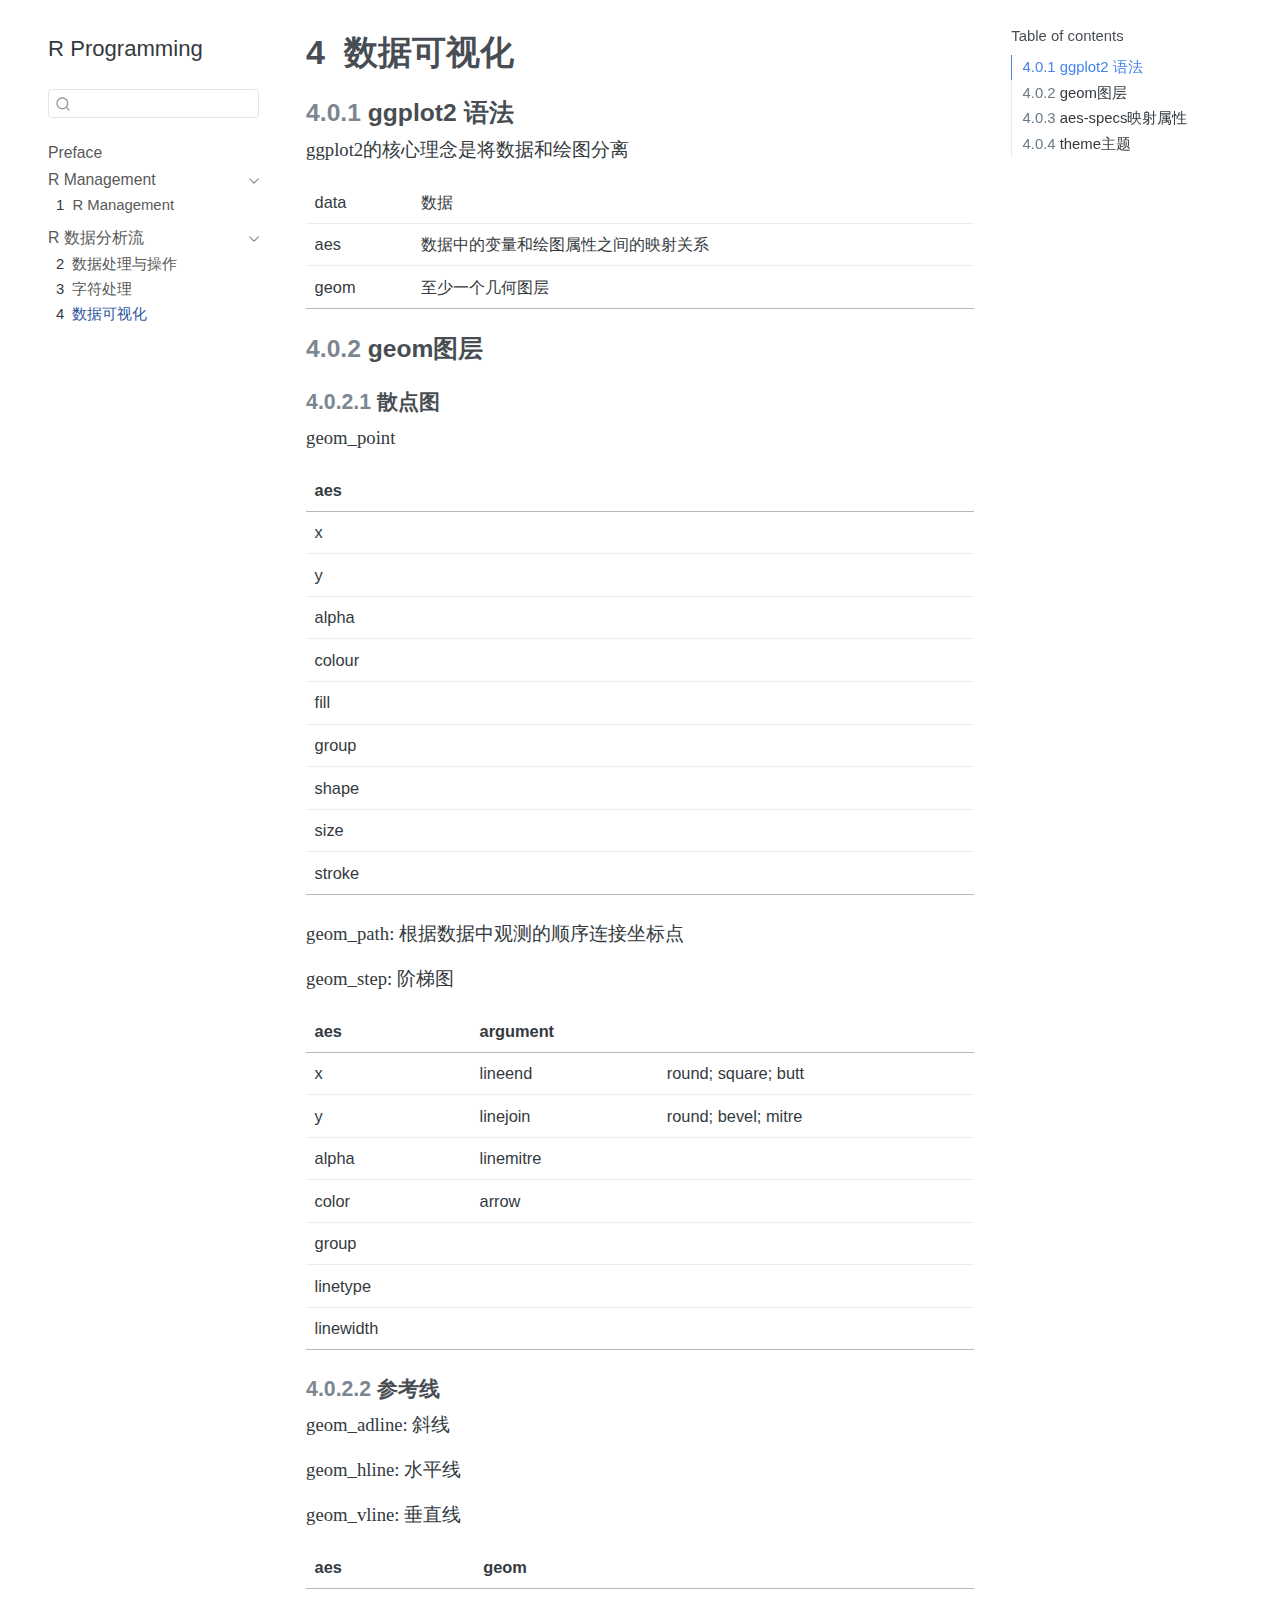
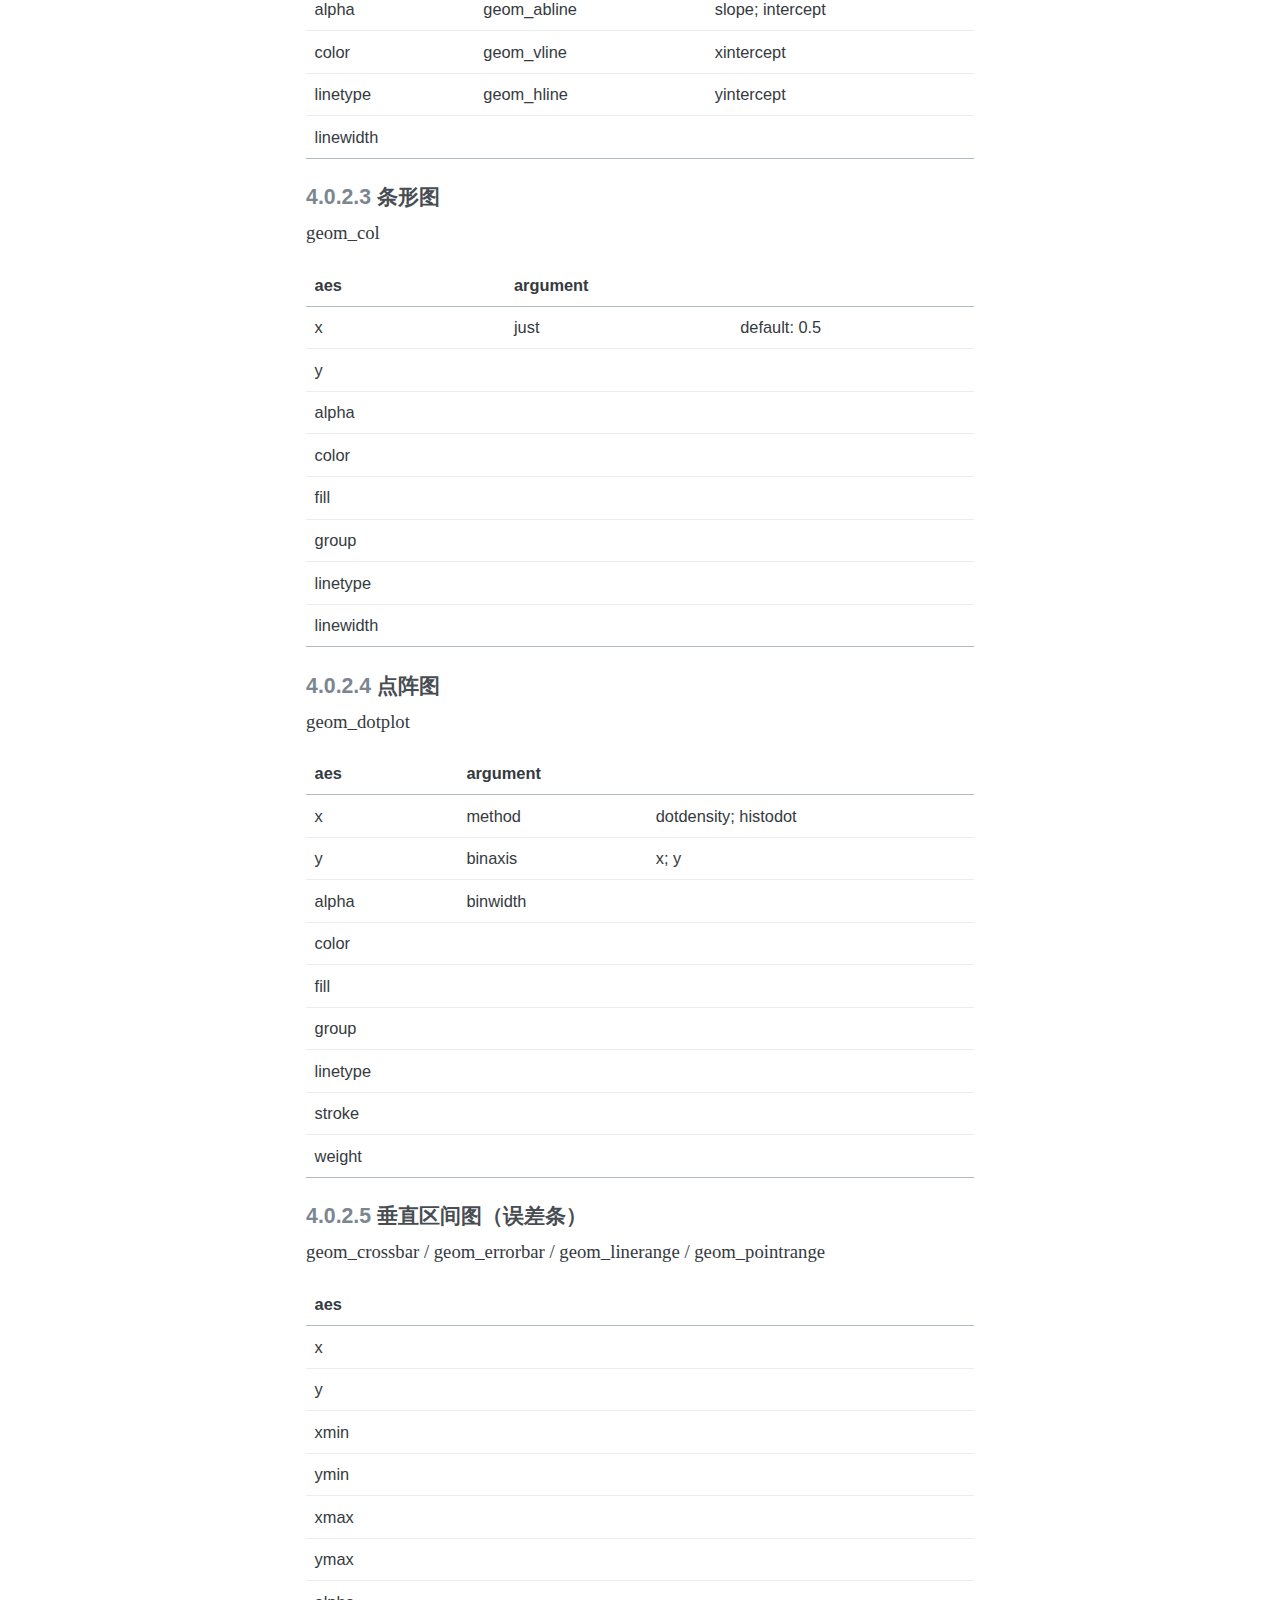
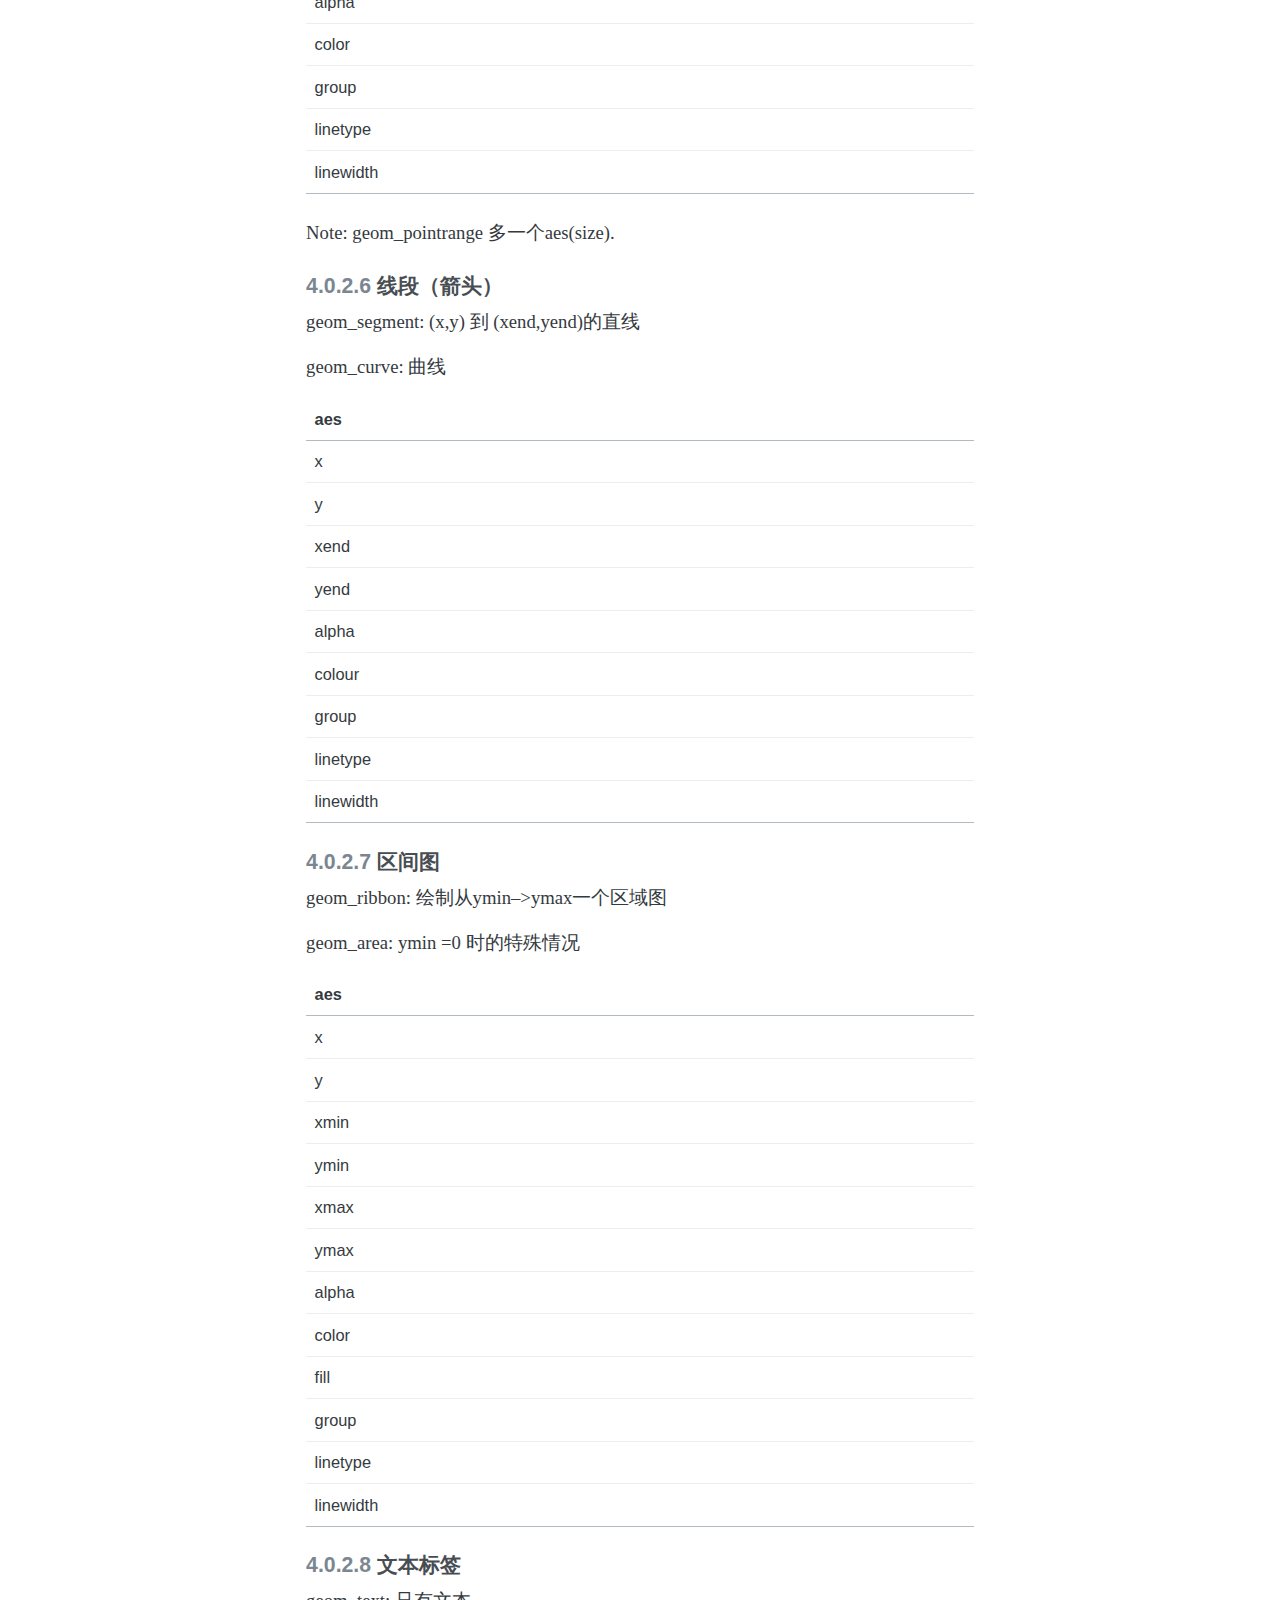
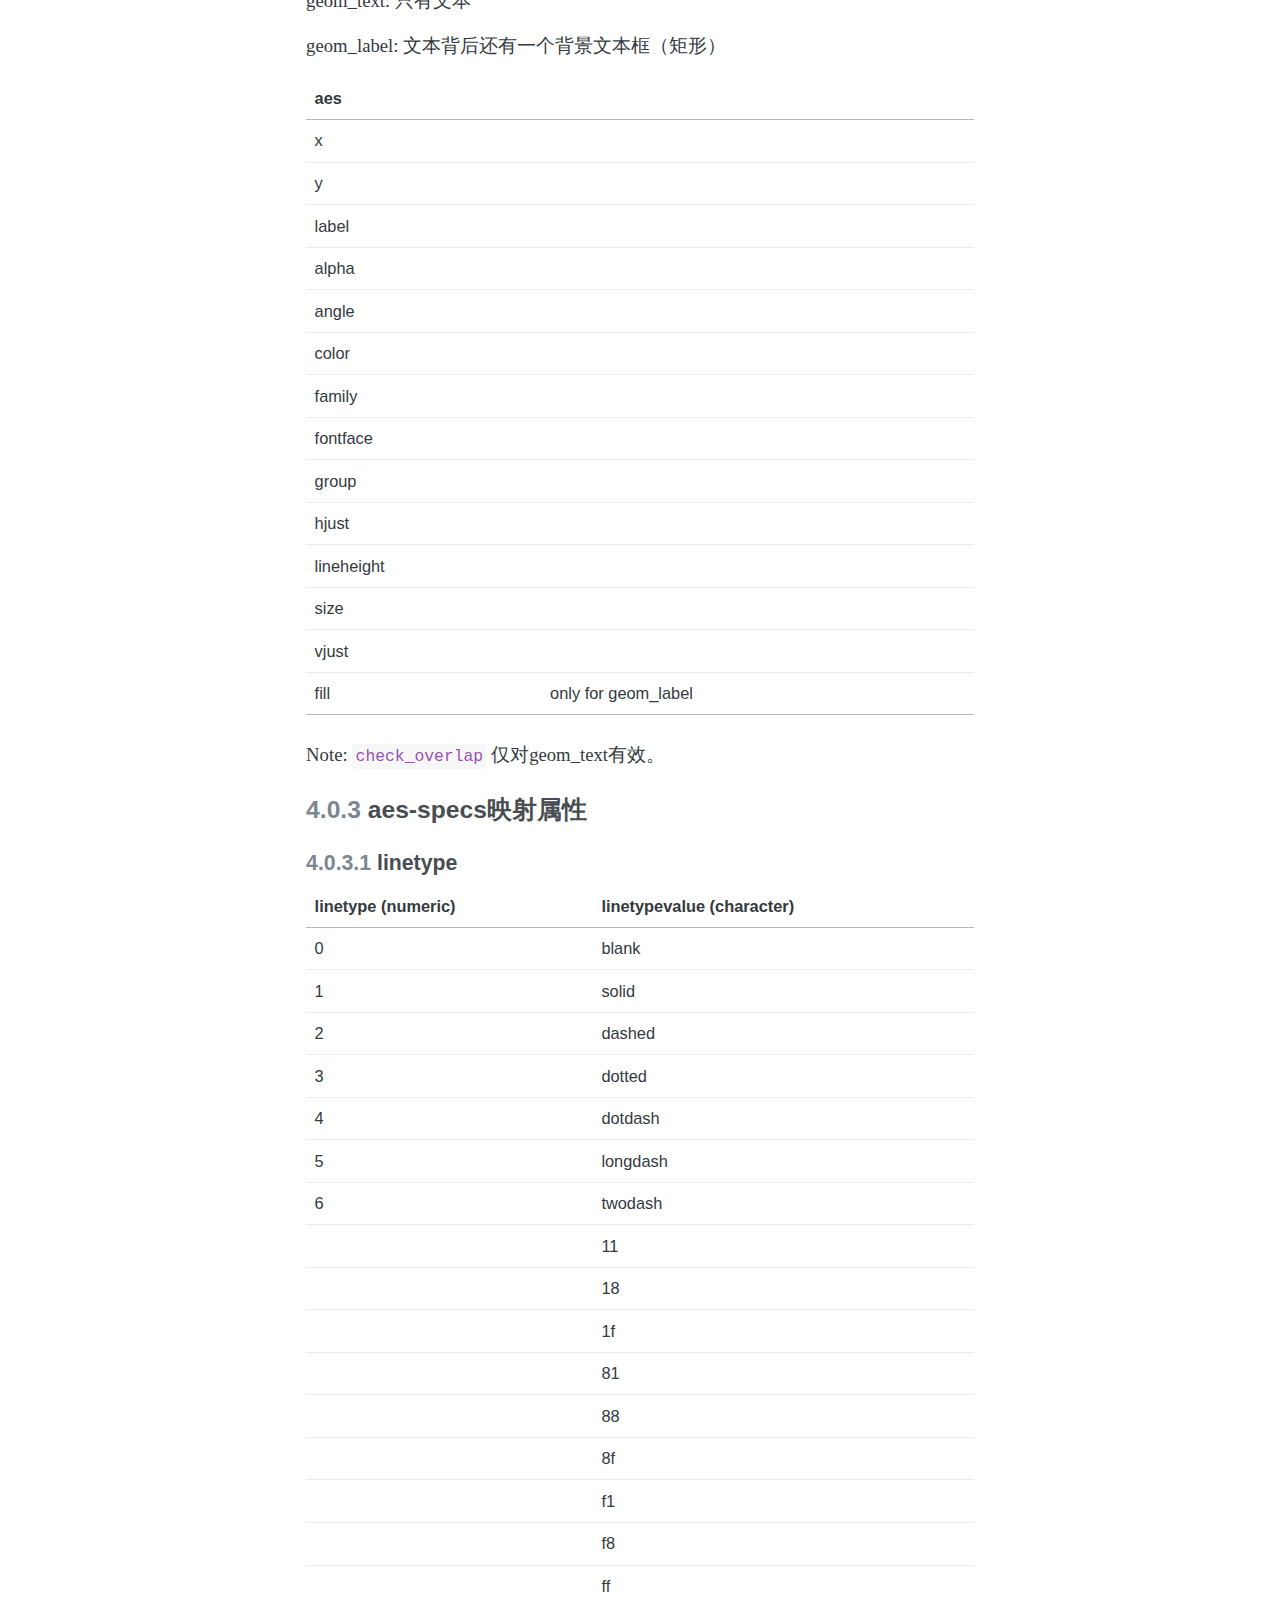
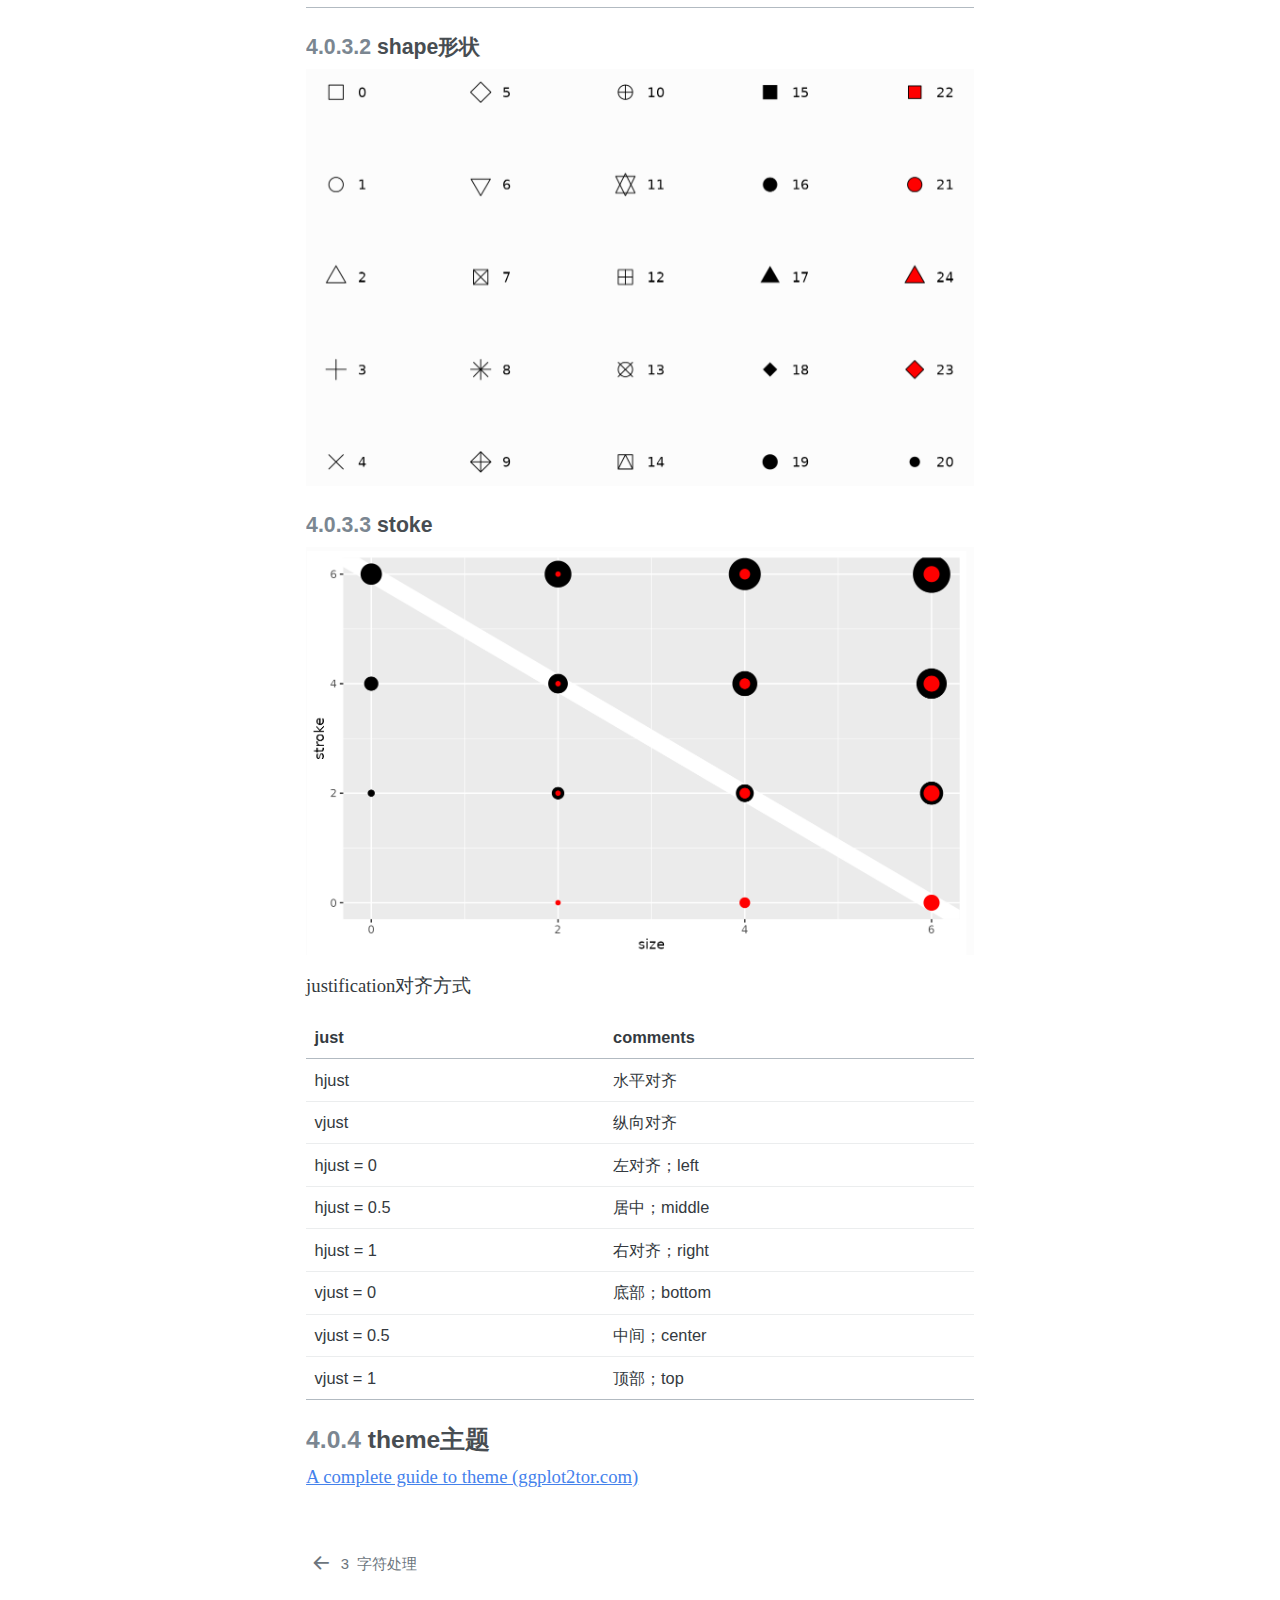
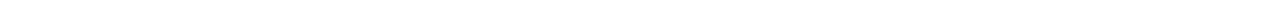
<file: ggplot2.html>
<!DOCTYPE html>
<html xmlns="http://www.w3.org/1999/xhtml" lang="en" xml:lang="en"><head>

<meta charset="utf-8">
<meta name="generator" content="quarto-1.3.450">

<meta name="viewport" content="width=device-width, initial-scale=1.0, user-scalable=yes">


<title>R Programming - 4&nbsp; 数据可视化</title>
<style>
code{white-space: pre-wrap;}
span.smallcaps{font-variant: small-caps;}
div.columns{display: flex; gap: min(4vw, 1.5em);}
div.column{flex: auto; overflow-x: auto;}
div.hanging-indent{margin-left: 1.5em; text-indent: -1.5em;}
ul.task-list{list-style: none;}
ul.task-list li input[type="checkbox"] {
  width: 0.8em;
  margin: 0 0.8em 0.2em -1em; /* quarto-specific, see https://github.com/quarto-dev/quarto-cli/issues/4556 */ 
  vertical-align: middle;
}
</style>


<script src="site_libs/quarto-nav/quarto-nav.js"></script>
<script src="site_libs/quarto-nav/headroom.min.js"></script>
<script src="site_libs/clipboard/clipboard.min.js"></script>
<script src="site_libs/quarto-search/autocomplete.umd.js"></script>
<script src="site_libs/quarto-search/fuse.min.js"></script>
<script src="site_libs/quarto-search/quarto-search.js"></script>
<meta name="quarto:offset" content="./">
<link href="./stringr.html" rel="prev">
<script src="site_libs/quarto-html/quarto.js"></script>
<script src="site_libs/quarto-html/popper.min.js"></script>
<script src="site_libs/quarto-html/tippy.umd.min.js"></script>
<script src="site_libs/quarto-html/anchor.min.js"></script>
<link href="site_libs/quarto-html/tippy.css" rel="stylesheet">
<link href="site_libs/quarto-html/quarto-syntax-highlighting.css" rel="stylesheet" id="quarto-text-highlighting-styles">
<script src="site_libs/bootstrap/bootstrap.min.js"></script>
<link href="site_libs/bootstrap/bootstrap-icons.css" rel="stylesheet">
<link href="site_libs/bootstrap/bootstrap.min.css" rel="stylesheet" id="quarto-bootstrap" data-mode="light">
<script id="quarto-search-options" type="application/json">{
  "location": "sidebar",
  "copy-button": false,
  "collapse-after": 3,
  "panel-placement": "start",
  "type": "textbox",
  "limit": 20,
  "language": {
    "search-no-results-text": "No results",
    "search-matching-documents-text": "matching documents",
    "search-copy-link-title": "Copy link to search",
    "search-hide-matches-text": "Hide additional matches",
    "search-more-match-text": "more match in this document",
    "search-more-matches-text": "more matches in this document",
    "search-clear-button-title": "Clear",
    "search-detached-cancel-button-title": "Cancel",
    "search-submit-button-title": "Submit",
    "search-label": "Search"
  }
}</script>


</head>

<body class="nav-sidebar floating">

<div id="quarto-search-results"></div>
  <header id="quarto-header" class="headroom fixed-top">
  <nav class="quarto-secondary-nav">
    <div class="container-fluid d-flex">
      <button type="button" class="quarto-btn-toggle btn" data-bs-toggle="collapse" data-bs-target="#quarto-sidebar,#quarto-sidebar-glass" aria-controls="quarto-sidebar" aria-expanded="false" aria-label="Toggle sidebar navigation" onclick="if (window.quartoToggleHeadroom) { window.quartoToggleHeadroom(); }">
        <i class="bi bi-layout-text-sidebar-reverse"></i>
      </button>
      <nav class="quarto-page-breadcrumbs" aria-label="breadcrumb"><ol class="breadcrumb"><li class="breadcrumb-item"><a href="./tidyverse.html">R 数据分析流</a></li><li class="breadcrumb-item"><a href="./ggplot2.html"><span class="chapter-number">4</span>&nbsp; <span class="chapter-title">数据可视化</span></a></li></ol></nav>
      <a class="flex-grow-1" role="button" data-bs-toggle="collapse" data-bs-target="#quarto-sidebar,#quarto-sidebar-glass" aria-controls="quarto-sidebar" aria-expanded="false" aria-label="Toggle sidebar navigation" onclick="if (window.quartoToggleHeadroom) { window.quartoToggleHeadroom(); }">      
      </a>
      <button type="button" class="btn quarto-search-button" aria-label="" onclick="window.quartoOpenSearch();">
        <i class="bi bi-search"></i>
      </button>
    </div>
  </nav>
</header>
<!-- content -->
<div id="quarto-content" class="quarto-container page-columns page-rows-contents page-layout-article">
<!-- sidebar -->
  <nav id="quarto-sidebar" class="sidebar collapse collapse-horizontal sidebar-navigation floating overflow-auto">
    <div class="pt-lg-2 mt-2 text-left sidebar-header">
    <div class="sidebar-title mb-0 py-0">
      <a href="./">R Programming</a> 
    </div>
      </div>
        <div class="mt-2 flex-shrink-0 align-items-center">
        <div class="sidebar-search">
        <div id="quarto-search" class="" title="Search"></div>
        </div>
        </div>
    <div class="sidebar-menu-container"> 
    <ul class="list-unstyled mt-1">
        <li class="sidebar-item">
  <div class="sidebar-item-container"> 
  <a href="./index.html" class="sidebar-item-text sidebar-link">
 <span class="menu-text">Preface</span></a>
  </div>
</li>
        <li class="sidebar-item sidebar-item-section">
      <div class="sidebar-item-container"> 
            <a href="./intro.html" class="sidebar-item-text sidebar-link">
 <span class="menu-text">R Management</span></a>
          <a class="sidebar-item-toggle text-start" data-bs-toggle="collapse" data-bs-target="#quarto-sidebar-section-1" aria-expanded="true" aria-label="Toggle section">
            <i class="bi bi-chevron-right ms-2"></i>
          </a> 
      </div>
      <ul id="quarto-sidebar-section-1" class="collapse list-unstyled sidebar-section depth1 show">  
          <li class="sidebar-item">
  <div class="sidebar-item-container"> 
  <a href="./rmanage.html" class="sidebar-item-text sidebar-link">
 <span class="menu-text"><span class="chapter-number">1</span>&nbsp; <span class="chapter-title">R Management</span></span></a>
  </div>
</li>
      </ul>
  </li>
        <li class="sidebar-item sidebar-item-section">
      <div class="sidebar-item-container"> 
            <a href="./tidyverse.html" class="sidebar-item-text sidebar-link">
 <span class="menu-text">R 数据分析流</span></a>
          <a class="sidebar-item-toggle text-start" data-bs-toggle="collapse" data-bs-target="#quarto-sidebar-section-2" aria-expanded="true" aria-label="Toggle section">
            <i class="bi bi-chevron-right ms-2"></i>
          </a> 
      </div>
      <ul id="quarto-sidebar-section-2" class="collapse list-unstyled sidebar-section depth1 show">  
          <li class="sidebar-item">
  <div class="sidebar-item-container"> 
  <a href="./dplyr.html" class="sidebar-item-text sidebar-link">
 <span class="menu-text"><span class="chapter-number">2</span>&nbsp; <span class="chapter-title">数据处理与操作</span></span></a>
  </div>
</li>
          <li class="sidebar-item">
  <div class="sidebar-item-container"> 
  <a href="./stringr.html" class="sidebar-item-text sidebar-link">
 <span class="menu-text"><span class="chapter-number">3</span>&nbsp; <span class="chapter-title">字符处理</span></span></a>
  </div>
</li>
          <li class="sidebar-item">
  <div class="sidebar-item-container"> 
  <a href="./ggplot2.html" class="sidebar-item-text sidebar-link active">
 <span class="menu-text"><span class="chapter-number">4</span>&nbsp; <span class="chapter-title">数据可视化</span></span></a>
  </div>
</li>
      </ul>
  </li>
    </ul>
    </div>
</nav>
<div id="quarto-sidebar-glass" data-bs-toggle="collapse" data-bs-target="#quarto-sidebar,#quarto-sidebar-glass"></div>
<!-- margin-sidebar -->
    <div id="quarto-margin-sidebar" class="sidebar margin-sidebar">
        <nav id="TOC" role="doc-toc" class="toc-active">
    <h2 id="toc-title">Table of contents</h2>
   
  <ul>
  <li><a href="#ggplot2-语法" id="toc-ggplot2-语法" class="nav-link active" data-scroll-target="#ggplot2-语法"><span class="header-section-number">4.0.1</span> ggplot2 语法</a></li>
  <li><a href="#geom图层" id="toc-geom图层" class="nav-link" data-scroll-target="#geom图层"><span class="header-section-number">4.0.2</span> geom图层</a></li>
  <li><a href="#aes-specs映射属性" id="toc-aes-specs映射属性" class="nav-link" data-scroll-target="#aes-specs映射属性"><span class="header-section-number">4.0.3</span> aes-specs映射属性</a></li>
  <li><a href="#theme主题" id="toc-theme主题" class="nav-link" data-scroll-target="#theme主题"><span class="header-section-number">4.0.4</span> theme主题</a></li>
  </ul>
</nav>
    </div>
<!-- main -->
<main class="content" id="quarto-document-content">

<header id="title-block-header" class="quarto-title-block default">
<div class="quarto-title">
<h1 class="title"><span class="chapter-number">4</span>&nbsp; <span class="chapter-title">数据可视化</span></h1>
</div>



<div class="quarto-title-meta">

    
  
    
  </div>
  

</header>

<section id="ggplot2-语法" class="level3" data-number="4.0.1">
<h3 data-number="4.0.1" class="anchored" data-anchor-id="ggplot2-语法"><span class="header-section-number">4.0.1</span> ggplot2 语法</h3>
<p>ggplot2的核心理念是将数据和绘图分离</p>
<table class="table">
<tbody>
<tr class="odd">
<td>data</td>
<td>数据</td>
</tr>
<tr class="even">
<td>aes</td>
<td>数据中的变量和绘图属性之间的映射关系</td>
</tr>
<tr class="odd">
<td>geom</td>
<td>至少一个几何图层</td>
</tr>
</tbody>
</table>
</section>
<section id="geom图层" class="level3" data-number="4.0.2">
<h3 data-number="4.0.2" class="anchored" data-anchor-id="geom图层"><span class="header-section-number">4.0.2</span> geom图层</h3>
<section id="散点图" class="level4" data-number="4.0.2.1">
<h4 data-number="4.0.2.1" class="anchored" data-anchor-id="散点图"><span class="header-section-number">4.0.2.1</span> 散点图</h4>
<p>geom_point</p>
<table class="table">
<thead>
<tr class="header">
<th>aes</th>
</tr>
</thead>
<tbody>
<tr class="odd">
<td>x</td>
</tr>
<tr class="even">
<td>y</td>
</tr>
<tr class="odd">
<td>alpha</td>
</tr>
<tr class="even">
<td>colour</td>
</tr>
<tr class="odd">
<td>fill</td>
</tr>
<tr class="even">
<td>group</td>
</tr>
<tr class="odd">
<td>shape</td>
</tr>
<tr class="even">
<td>size</td>
</tr>
<tr class="odd">
<td>stroke</td>
</tr>
</tbody>
</table>
<p>geom_path: 根据数据中观测的顺序连接坐标点</p>
<p>geom_step: 阶梯图</p>
<table class="table">
<thead>
<tr class="header">
<th>aes</th>
<th>argument</th>
<th></th>
</tr>
</thead>
<tbody>
<tr class="odd">
<td>x</td>
<td>lineend</td>
<td>round; square; butt</td>
</tr>
<tr class="even">
<td>y</td>
<td>linejoin</td>
<td>round; bevel; mitre</td>
</tr>
<tr class="odd">
<td>alpha</td>
<td>linemitre</td>
<td></td>
</tr>
<tr class="even">
<td>color</td>
<td>arrow</td>
<td></td>
</tr>
<tr class="odd">
<td>group</td>
<td></td>
<td></td>
</tr>
<tr class="even">
<td>linetype</td>
<td></td>
<td></td>
</tr>
<tr class="odd">
<td>linewidth</td>
<td></td>
<td></td>
</tr>
</tbody>
</table>
</section>
<section id="参考线" class="level4" data-number="4.0.2.2">
<h4 data-number="4.0.2.2" class="anchored" data-anchor-id="参考线"><span class="header-section-number">4.0.2.2</span> 参考线</h4>
<p>geom_adline: 斜线</p>
<p>geom_hline: 水平线</p>
<p>geom_vline: 垂直线</p>
<table class="table">
<thead>
<tr class="header">
<th>aes</th>
<th>geom</th>
<th></th>
</tr>
</thead>
<tbody>
<tr class="odd">
<td>alpha</td>
<td>geom_abline</td>
<td>slope; intercept</td>
</tr>
<tr class="even">
<td>color</td>
<td>geom_vline</td>
<td>xintercept</td>
</tr>
<tr class="odd">
<td>linetype</td>
<td>geom_hline</td>
<td>yintercept</td>
</tr>
<tr class="even">
<td>linewidth</td>
<td></td>
<td></td>
</tr>
</tbody>
</table>
</section>
<section id="条形图" class="level4" data-number="4.0.2.3">
<h4 data-number="4.0.2.3" class="anchored" data-anchor-id="条形图"><span class="header-section-number">4.0.2.3</span> 条形图</h4>
<p>geom_col</p>
<table class="table">
<thead>
<tr class="header">
<th>aes</th>
<th>argument</th>
<th></th>
</tr>
</thead>
<tbody>
<tr class="odd">
<td>x</td>
<td>just</td>
<td>default: 0.5</td>
</tr>
<tr class="even">
<td>y</td>
<td></td>
<td></td>
</tr>
<tr class="odd">
<td>alpha</td>
<td></td>
<td></td>
</tr>
<tr class="even">
<td>color</td>
<td></td>
<td></td>
</tr>
<tr class="odd">
<td>fill</td>
<td></td>
<td></td>
</tr>
<tr class="even">
<td>group</td>
<td></td>
<td></td>
</tr>
<tr class="odd">
<td>linetype</td>
<td></td>
<td></td>
</tr>
<tr class="even">
<td>linewidth</td>
<td></td>
<td></td>
</tr>
</tbody>
</table>
</section>
<section id="点阵图" class="level4" data-number="4.0.2.4">
<h4 data-number="4.0.2.4" class="anchored" data-anchor-id="点阵图"><span class="header-section-number">4.0.2.4</span> 点阵图</h4>
<p>geom_dotplot</p>
<table class="table">
<thead>
<tr class="header">
<th>aes</th>
<th>argument</th>
<th></th>
</tr>
</thead>
<tbody>
<tr class="odd">
<td>x</td>
<td>method</td>
<td>dotdensity; histodot</td>
</tr>
<tr class="even">
<td>y</td>
<td>binaxis</td>
<td>x; y</td>
</tr>
<tr class="odd">
<td>alpha</td>
<td>binwidth</td>
<td></td>
</tr>
<tr class="even">
<td>color</td>
<td></td>
<td></td>
</tr>
<tr class="odd">
<td>fill</td>
<td></td>
<td></td>
</tr>
<tr class="even">
<td>group</td>
<td></td>
<td></td>
</tr>
<tr class="odd">
<td>linetype</td>
<td></td>
<td></td>
</tr>
<tr class="even">
<td>stroke</td>
<td></td>
<td></td>
</tr>
<tr class="odd">
<td>weight</td>
<td></td>
<td></td>
</tr>
</tbody>
</table>
</section>
<section id="垂直区间图误差条" class="level4" data-number="4.0.2.5">
<h4 data-number="4.0.2.5" class="anchored" data-anchor-id="垂直区间图误差条"><span class="header-section-number">4.0.2.5</span> 垂直区间图（误差条）</h4>
<p>geom_crossbar / geom_errorbar / geom_linerange / geom_pointrange</p>
<table class="table">
<thead>
<tr class="header">
<th>aes</th>
</tr>
</thead>
<tbody>
<tr class="odd">
<td>x</td>
</tr>
<tr class="even">
<td>y</td>
</tr>
<tr class="odd">
<td>xmin</td>
</tr>
<tr class="even">
<td>ymin</td>
</tr>
<tr class="odd">
<td>xmax</td>
</tr>
<tr class="even">
<td>ymax</td>
</tr>
<tr class="odd">
<td>alpha</td>
</tr>
<tr class="even">
<td>color</td>
</tr>
<tr class="odd">
<td>group</td>
</tr>
<tr class="even">
<td>linetype</td>
</tr>
<tr class="odd">
<td>linewidth</td>
</tr>
</tbody>
</table>
<p>Note: geom_pointrange 多一个aes(size).</p>
</section>
<section id="线段箭头" class="level4" data-number="4.0.2.6">
<h4 data-number="4.0.2.6" class="anchored" data-anchor-id="线段箭头"><span class="header-section-number">4.0.2.6</span> 线段（箭头）</h4>
<p>geom_segment: (x,y) 到 (xend,yend)的直线</p>
<p>geom_curve: 曲线</p>
<table class="table">
<thead>
<tr class="header">
<th>aes</th>
</tr>
</thead>
<tbody>
<tr class="odd">
<td>x</td>
</tr>
<tr class="even">
<td>y</td>
</tr>
<tr class="odd">
<td>xend</td>
</tr>
<tr class="even">
<td>yend</td>
</tr>
<tr class="odd">
<td>alpha</td>
</tr>
<tr class="even">
<td>colour</td>
</tr>
<tr class="odd">
<td>group</td>
</tr>
<tr class="even">
<td>linetype</td>
</tr>
<tr class="odd">
<td>linewidth</td>
</tr>
</tbody>
</table>
</section>
<section id="区间图" class="level4" data-number="4.0.2.7">
<h4 data-number="4.0.2.7" class="anchored" data-anchor-id="区间图"><span class="header-section-number">4.0.2.7</span> 区间图</h4>
<p>geom_ribbon: 绘制从ymin–&gt;ymax一个区域图</p>
<p>geom_area: ymin =0 时的特殊情况</p>
<table class="table">
<thead>
<tr class="header">
<th>aes</th>
</tr>
</thead>
<tbody>
<tr class="odd">
<td>x</td>
</tr>
<tr class="even">
<td>y</td>
</tr>
<tr class="odd">
<td>xmin</td>
</tr>
<tr class="even">
<td>ymin</td>
</tr>
<tr class="odd">
<td>xmax</td>
</tr>
<tr class="even">
<td>ymax</td>
</tr>
<tr class="odd">
<td>alpha</td>
</tr>
<tr class="even">
<td>color</td>
</tr>
<tr class="odd">
<td>fill</td>
</tr>
<tr class="even">
<td>group</td>
</tr>
<tr class="odd">
<td>linetype</td>
</tr>
<tr class="even">
<td>linewidth</td>
</tr>
</tbody>
</table>
</section>
<section id="文本标签" class="level4" data-number="4.0.2.8">
<h4 data-number="4.0.2.8" class="anchored" data-anchor-id="文本标签"><span class="header-section-number">4.0.2.8</span> 文本标签</h4>
<p>geom_text: 只有文本</p>
<p>geom_label: 文本背后还有一个背景文本框（矩形）</p>
<table class="table">
<thead>
<tr class="header">
<th>aes</th>
<th></th>
</tr>
</thead>
<tbody>
<tr class="odd">
<td>x</td>
<td></td>
</tr>
<tr class="even">
<td>y</td>
<td></td>
</tr>
<tr class="odd">
<td>label</td>
<td></td>
</tr>
<tr class="even">
<td>alpha</td>
<td></td>
</tr>
<tr class="odd">
<td>angle</td>
<td></td>
</tr>
<tr class="even">
<td>color</td>
<td></td>
</tr>
<tr class="odd">
<td>family</td>
<td></td>
</tr>
<tr class="even">
<td>fontface</td>
<td></td>
</tr>
<tr class="odd">
<td>group</td>
<td></td>
</tr>
<tr class="even">
<td>hjust</td>
<td></td>
</tr>
<tr class="odd">
<td>lineheight</td>
<td></td>
</tr>
<tr class="even">
<td>size</td>
<td></td>
</tr>
<tr class="odd">
<td>vjust</td>
<td></td>
</tr>
<tr class="even">
<td>fill</td>
<td>only for geom_label</td>
</tr>
</tbody>
</table>
<p>Note: <code>check_overlap</code>&nbsp;仅对geom_text有效。</p>
</section>
</section>
<section id="aes-specs映射属性" class="level3" data-number="4.0.3">
<h3 data-number="4.0.3" class="anchored" data-anchor-id="aes-specs映射属性"><span class="header-section-number">4.0.3</span> aes-specs映射属性</h3>
<section id="linetype" class="level4" data-number="4.0.3.1">
<h4 data-number="4.0.3.1" class="anchored" data-anchor-id="linetype"><span class="header-section-number">4.0.3.1</span> linetype</h4>
<table class="table">
<thead>
<tr class="header">
<th>linetype (numeric)</th>
<th>linetypevalue (character)</th>
</tr>
</thead>
<tbody>
<tr class="odd">
<td>0</td>
<td>blank</td>
</tr>
<tr class="even">
<td>1</td>
<td>solid</td>
</tr>
<tr class="odd">
<td>2</td>
<td>dashed</td>
</tr>
<tr class="even">
<td>3</td>
<td>dotted</td>
</tr>
<tr class="odd">
<td>4</td>
<td>dotdash</td>
</tr>
<tr class="even">
<td>5</td>
<td>longdash</td>
</tr>
<tr class="odd">
<td>6</td>
<td>twodash</td>
</tr>
<tr class="even">
<td></td>
<td>11</td>
</tr>
<tr class="odd">
<td></td>
<td>18</td>
</tr>
<tr class="even">
<td></td>
<td>1f</td>
</tr>
<tr class="odd">
<td></td>
<td>81</td>
</tr>
<tr class="even">
<td></td>
<td>88</td>
</tr>
<tr class="odd">
<td></td>
<td>8f</td>
</tr>
<tr class="even">
<td></td>
<td>f1</td>
</tr>
<tr class="odd">
<td></td>
<td>f8</td>
</tr>
<tr class="even">
<td></td>
<td>ff</td>
</tr>
</tbody>
</table>
</section>
<section id="shape形状" class="level4" data-number="4.0.3.2">
<h4 data-number="4.0.3.2" class="anchored" data-anchor-id="shape形状"><span class="header-section-number">4.0.3.2</span> shape形状</h4>
<p><img src="images/clipboard-498086216.png" class="img-fluid"></p>
</section>
<section id="stoke" class="level4" data-number="4.0.3.3">
<h4 data-number="4.0.3.3" class="anchored" data-anchor-id="stoke"><span class="header-section-number">4.0.3.3</span> stoke</h4>
<p><img src="images/clipboard-943591392.png" class="img-fluid"></p>
<p>justification对齐方式</p>
<table class="table">
<thead>
<tr class="header">
<th>just</th>
<th>comments</th>
</tr>
</thead>
<tbody>
<tr class="odd">
<td>hjust</td>
<td>水平对齐</td>
</tr>
<tr class="even">
<td>vjust</td>
<td>纵向对齐</td>
</tr>
<tr class="odd">
<td>hjust = 0</td>
<td>左对齐；left</td>
</tr>
<tr class="even">
<td>hjust = 0.5</td>
<td>居中；middle</td>
</tr>
<tr class="odd">
<td>hjust = 1</td>
<td>右对齐；right</td>
</tr>
<tr class="even">
<td>vjust = 0</td>
<td>底部；bottom</td>
</tr>
<tr class="odd">
<td>vjust = 0.5</td>
<td>中间；center</td>
</tr>
<tr class="even">
<td>vjust = 1</td>
<td>顶部；top</td>
</tr>
</tbody>
</table>
</section>
</section>
<section id="theme主题" class="level3" data-number="4.0.4">
<h3 data-number="4.0.4" class="anchored" data-anchor-id="theme主题"><span class="header-section-number">4.0.4</span> theme主题</h3>
<p><a href="https://ggplot2tor.com/theme/">A complete guide to theme (ggplot2tor.com)</a></p>


</section>

</main> <!-- /main -->
<script id="quarto-html-after-body" type="application/javascript">
window.document.addEventListener("DOMContentLoaded", function (event) {
  const toggleBodyColorMode = (bsSheetEl) => {
    const mode = bsSheetEl.getAttribute("data-mode");
    const bodyEl = window.document.querySelector("body");
    if (mode === "dark") {
      bodyEl.classList.add("quarto-dark");
      bodyEl.classList.remove("quarto-light");
    } else {
      bodyEl.classList.add("quarto-light");
      bodyEl.classList.remove("quarto-dark");
    }
  }
  const toggleBodyColorPrimary = () => {
    const bsSheetEl = window.document.querySelector("link#quarto-bootstrap");
    if (bsSheetEl) {
      toggleBodyColorMode(bsSheetEl);
    }
  }
  toggleBodyColorPrimary();  
  const icon = "";
  const anchorJS = new window.AnchorJS();
  anchorJS.options = {
    placement: 'right',
    icon: icon
  };
  anchorJS.add('.anchored');
  const isCodeAnnotation = (el) => {
    for (const clz of el.classList) {
      if (clz.startsWith('code-annotation-')) {                     
        return true;
      }
    }
    return false;
  }
  const clipboard = new window.ClipboardJS('.code-copy-button', {
    text: function(trigger) {
      const codeEl = trigger.previousElementSibling.cloneNode(true);
      for (const childEl of codeEl.children) {
        if (isCodeAnnotation(childEl)) {
          childEl.remove();
        }
      }
      return codeEl.innerText;
    }
  });
  clipboard.on('success', function(e) {
    // button target
    const button = e.trigger;
    // don't keep focus
    button.blur();
    // flash "checked"
    button.classList.add('code-copy-button-checked');
    var currentTitle = button.getAttribute("title");
    button.setAttribute("title", "Copied!");
    let tooltip;
    if (window.bootstrap) {
      button.setAttribute("data-bs-toggle", "tooltip");
      button.setAttribute("data-bs-placement", "left");
      button.setAttribute("data-bs-title", "Copied!");
      tooltip = new bootstrap.Tooltip(button, 
        { trigger: "manual", 
          customClass: "code-copy-button-tooltip",
          offset: [0, -8]});
      tooltip.show();    
    }
    setTimeout(function() {
      if (tooltip) {
        tooltip.hide();
        button.removeAttribute("data-bs-title");
        button.removeAttribute("data-bs-toggle");
        button.removeAttribute("data-bs-placement");
      }
      button.setAttribute("title", currentTitle);
      button.classList.remove('code-copy-button-checked');
    }, 1000);
    // clear code selection
    e.clearSelection();
  });
  function tippyHover(el, contentFn) {
    const config = {
      allowHTML: true,
      content: contentFn,
      maxWidth: 500,
      delay: 100,
      arrow: false,
      appendTo: function(el) {
          return el.parentElement;
      },
      interactive: true,
      interactiveBorder: 10,
      theme: 'quarto',
      placement: 'bottom-start'
    };
    window.tippy(el, config); 
  }
  const noterefs = window.document.querySelectorAll('a[role="doc-noteref"]');
  for (var i=0; i<noterefs.length; i++) {
    const ref = noterefs[i];
    tippyHover(ref, function() {
      // use id or data attribute instead here
      let href = ref.getAttribute('data-footnote-href') || ref.getAttribute('href');
      try { href = new URL(href).hash; } catch {}
      const id = href.replace(/^#\/?/, "");
      const note = window.document.getElementById(id);
      return note.innerHTML;
    });
  }
      let selectedAnnoteEl;
      const selectorForAnnotation = ( cell, annotation) => {
        let cellAttr = 'data-code-cell="' + cell + '"';
        let lineAttr = 'data-code-annotation="' +  annotation + '"';
        const selector = 'span[' + cellAttr + '][' + lineAttr + ']';
        return selector;
      }
      const selectCodeLines = (annoteEl) => {
        const doc = window.document;
        const targetCell = annoteEl.getAttribute("data-target-cell");
        const targetAnnotation = annoteEl.getAttribute("data-target-annotation");
        const annoteSpan = window.document.querySelector(selectorForAnnotation(targetCell, targetAnnotation));
        const lines = annoteSpan.getAttribute("data-code-lines").split(",");
        const lineIds = lines.map((line) => {
          return targetCell + "-" + line;
        })
        let top = null;
        let height = null;
        let parent = null;
        if (lineIds.length > 0) {
            //compute the position of the single el (top and bottom and make a div)
            const el = window.document.getElementById(lineIds[0]);
            top = el.offsetTop;
            height = el.offsetHeight;
            parent = el.parentElement.parentElement;
          if (lineIds.length > 1) {
            const lastEl = window.document.getElementById(lineIds[lineIds.length - 1]);
            const bottom = lastEl.offsetTop + lastEl.offsetHeight;
            height = bottom - top;
          }
          if (top !== null && height !== null && parent !== null) {
            // cook up a div (if necessary) and position it 
            let div = window.document.getElementById("code-annotation-line-highlight");
            if (div === null) {
              div = window.document.createElement("div");
              div.setAttribute("id", "code-annotation-line-highlight");
              div.style.position = 'absolute';
              parent.appendChild(div);
            }
            div.style.top = top - 2 + "px";
            div.style.height = height + 4 + "px";
            let gutterDiv = window.document.getElementById("code-annotation-line-highlight-gutter");
            if (gutterDiv === null) {
              gutterDiv = window.document.createElement("div");
              gutterDiv.setAttribute("id", "code-annotation-line-highlight-gutter");
              gutterDiv.style.position = 'absolute';
              const codeCell = window.document.getElementById(targetCell);
              const gutter = codeCell.querySelector('.code-annotation-gutter');
              gutter.appendChild(gutterDiv);
            }
            gutterDiv.style.top = top - 2 + "px";
            gutterDiv.style.height = height + 4 + "px";
          }
          selectedAnnoteEl = annoteEl;
        }
      };
      const unselectCodeLines = () => {
        const elementsIds = ["code-annotation-line-highlight", "code-annotation-line-highlight-gutter"];
        elementsIds.forEach((elId) => {
          const div = window.document.getElementById(elId);
          if (div) {
            div.remove();
          }
        });
        selectedAnnoteEl = undefined;
      };
      // Attach click handler to the DT
      const annoteDls = window.document.querySelectorAll('dt[data-target-cell]');
      for (const annoteDlNode of annoteDls) {
        annoteDlNode.addEventListener('click', (event) => {
          const clickedEl = event.target;
          if (clickedEl !== selectedAnnoteEl) {
            unselectCodeLines();
            const activeEl = window.document.querySelector('dt[data-target-cell].code-annotation-active');
            if (activeEl) {
              activeEl.classList.remove('code-annotation-active');
            }
            selectCodeLines(clickedEl);
            clickedEl.classList.add('code-annotation-active');
          } else {
            // Unselect the line
            unselectCodeLines();
            clickedEl.classList.remove('code-annotation-active');
          }
        });
      }
  const findCites = (el) => {
    const parentEl = el.parentElement;
    if (parentEl) {
      const cites = parentEl.dataset.cites;
      if (cites) {
        return {
          el,
          cites: cites.split(' ')
        };
      } else {
        return findCites(el.parentElement)
      }
    } else {
      return undefined;
    }
  };
  var bibliorefs = window.document.querySelectorAll('a[role="doc-biblioref"]');
  for (var i=0; i<bibliorefs.length; i++) {
    const ref = bibliorefs[i];
    const citeInfo = findCites(ref);
    if (citeInfo) {
      tippyHover(citeInfo.el, function() {
        var popup = window.document.createElement('div');
        citeInfo.cites.forEach(function(cite) {
          var citeDiv = window.document.createElement('div');
          citeDiv.classList.add('hanging-indent');
          citeDiv.classList.add('csl-entry');
          var biblioDiv = window.document.getElementById('ref-' + cite);
          if (biblioDiv) {
            citeDiv.innerHTML = biblioDiv.innerHTML;
          }
          popup.appendChild(citeDiv);
        });
        return popup.innerHTML;
      });
    }
  }
});
</script>
<nav class="page-navigation">
  <div class="nav-page nav-page-previous">
      <a href="./stringr.html" class="pagination-link">
        <i class="bi bi-arrow-left-short"></i> <span class="nav-page-text"><span class="chapter-number">3</span>&nbsp; <span class="chapter-title">字符处理</span></span>
      </a>          
  </div>
  <div class="nav-page nav-page-next">
  </div>
</nav>
</div> <!-- /content -->



</body></html>
</file>
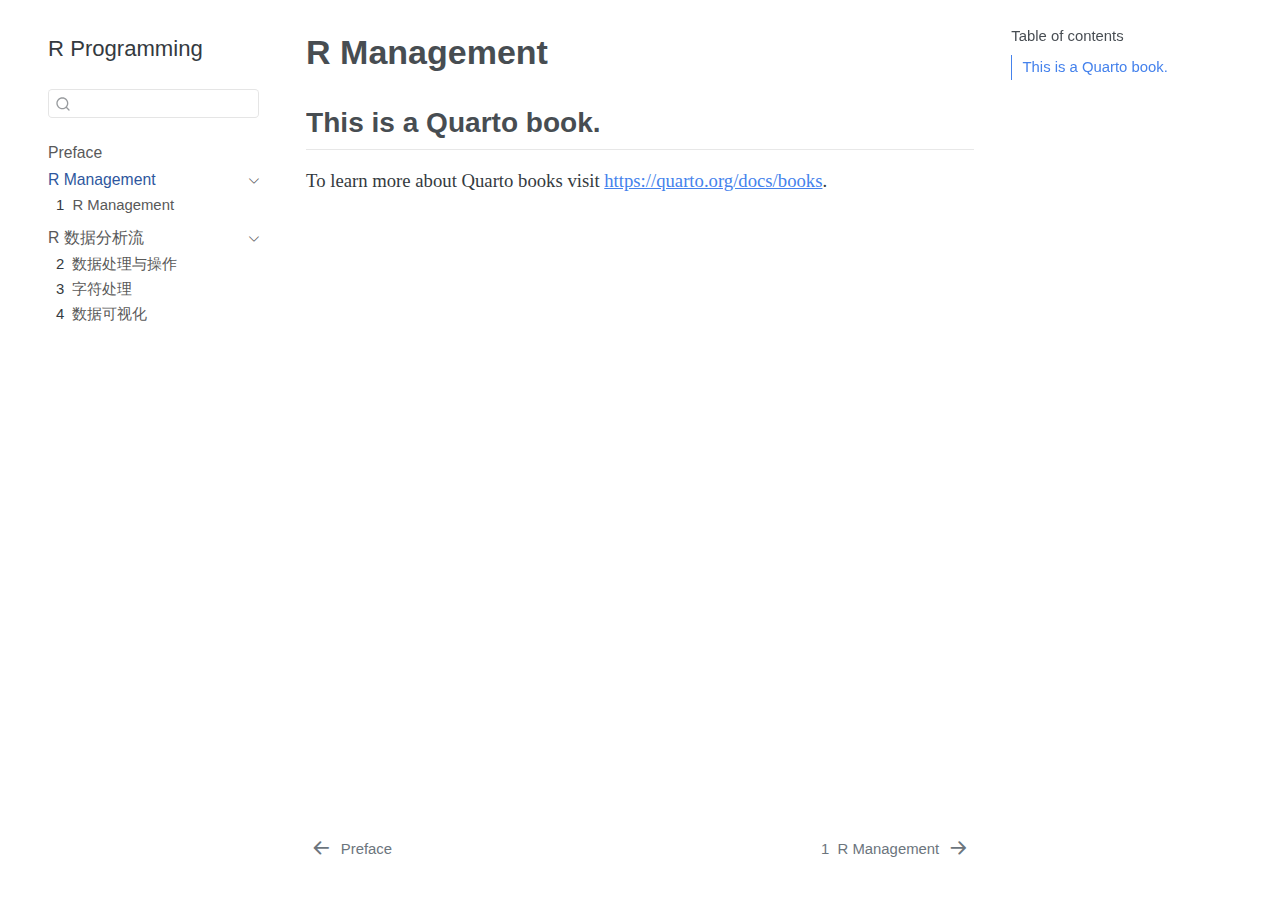
<file: intro.html>
<!DOCTYPE html>
<html xmlns="http://www.w3.org/1999/xhtml" lang="en" xml:lang="en"><head>

<meta charset="utf-8">
<meta name="generator" content="quarto-1.3.450">

<meta name="viewport" content="width=device-width, initial-scale=1.0, user-scalable=yes">


<title>R Programming - R Management</title>
<style>
code{white-space: pre-wrap;}
span.smallcaps{font-variant: small-caps;}
div.columns{display: flex; gap: min(4vw, 1.5em);}
div.column{flex: auto; overflow-x: auto;}
div.hanging-indent{margin-left: 1.5em; text-indent: -1.5em;}
ul.task-list{list-style: none;}
ul.task-list li input[type="checkbox"] {
  width: 0.8em;
  margin: 0 0.8em 0.2em -1em; /* quarto-specific, see https://github.com/quarto-dev/quarto-cli/issues/4556 */ 
  vertical-align: middle;
}
</style>


<script src="site_libs/quarto-nav/quarto-nav.js"></script>
<script src="site_libs/quarto-nav/headroom.min.js"></script>
<script src="site_libs/clipboard/clipboard.min.js"></script>
<script src="site_libs/quarto-search/autocomplete.umd.js"></script>
<script src="site_libs/quarto-search/fuse.min.js"></script>
<script src="site_libs/quarto-search/quarto-search.js"></script>
<meta name="quarto:offset" content="./">
<link href="./rmanage.html" rel="next">
<link href="./index.html" rel="prev">
<script src="site_libs/quarto-html/quarto.js"></script>
<script src="site_libs/quarto-html/popper.min.js"></script>
<script src="site_libs/quarto-html/tippy.umd.min.js"></script>
<script src="site_libs/quarto-html/anchor.min.js"></script>
<link href="site_libs/quarto-html/tippy.css" rel="stylesheet">
<link href="site_libs/quarto-html/quarto-syntax-highlighting.css" rel="stylesheet" id="quarto-text-highlighting-styles">
<script src="site_libs/bootstrap/bootstrap.min.js"></script>
<link href="site_libs/bootstrap/bootstrap-icons.css" rel="stylesheet">
<link href="site_libs/bootstrap/bootstrap.min.css" rel="stylesheet" id="quarto-bootstrap" data-mode="light">
<script id="quarto-search-options" type="application/json">{
  "location": "sidebar",
  "copy-button": false,
  "collapse-after": 3,
  "panel-placement": "start",
  "type": "textbox",
  "limit": 20,
  "language": {
    "search-no-results-text": "No results",
    "search-matching-documents-text": "matching documents",
    "search-copy-link-title": "Copy link to search",
    "search-hide-matches-text": "Hide additional matches",
    "search-more-match-text": "more match in this document",
    "search-more-matches-text": "more matches in this document",
    "search-clear-button-title": "Clear",
    "search-detached-cancel-button-title": "Cancel",
    "search-submit-button-title": "Submit",
    "search-label": "Search"
  }
}</script>


</head>

<body class="nav-sidebar floating">

<div id="quarto-search-results"></div>
  <header id="quarto-header" class="headroom fixed-top">
  <nav class="quarto-secondary-nav">
    <div class="container-fluid d-flex">
      <button type="button" class="quarto-btn-toggle btn" data-bs-toggle="collapse" data-bs-target="#quarto-sidebar,#quarto-sidebar-glass" aria-controls="quarto-sidebar" aria-expanded="false" aria-label="Toggle sidebar navigation" onclick="if (window.quartoToggleHeadroom) { window.quartoToggleHeadroom(); }">
        <i class="bi bi-layout-text-sidebar-reverse"></i>
      </button>
      <nav class="quarto-page-breadcrumbs" aria-label="breadcrumb"><ol class="breadcrumb"><li class="breadcrumb-item"><a href="./intro.html">R Management</a></li></ol></nav>
      <a class="flex-grow-1" role="button" data-bs-toggle="collapse" data-bs-target="#quarto-sidebar,#quarto-sidebar-glass" aria-controls="quarto-sidebar" aria-expanded="false" aria-label="Toggle sidebar navigation" onclick="if (window.quartoToggleHeadroom) { window.quartoToggleHeadroom(); }">      
      </a>
      <button type="button" class="btn quarto-search-button" aria-label="" onclick="window.quartoOpenSearch();">
        <i class="bi bi-search"></i>
      </button>
    </div>
  </nav>
</header>
<!-- content -->
<div id="quarto-content" class="quarto-container page-columns page-rows-contents page-layout-article">
<!-- sidebar -->
  <nav id="quarto-sidebar" class="sidebar collapse collapse-horizontal sidebar-navigation floating overflow-auto">
    <div class="pt-lg-2 mt-2 text-left sidebar-header">
    <div class="sidebar-title mb-0 py-0">
      <a href="./">R Programming</a> 
    </div>
      </div>
        <div class="mt-2 flex-shrink-0 align-items-center">
        <div class="sidebar-search">
        <div id="quarto-search" class="" title="Search"></div>
        </div>
        </div>
    <div class="sidebar-menu-container"> 
    <ul class="list-unstyled mt-1">
        <li class="sidebar-item">
  <div class="sidebar-item-container"> 
  <a href="./index.html" class="sidebar-item-text sidebar-link">
 <span class="menu-text">Preface</span></a>
  </div>
</li>
        <li class="sidebar-item sidebar-item-section">
      <div class="sidebar-item-container"> 
            <a href="./intro.html" class="sidebar-item-text sidebar-link active">
 <span class="menu-text">R Management</span></a>
          <a class="sidebar-item-toggle text-start" data-bs-toggle="collapse" data-bs-target="#quarto-sidebar-section-1" aria-expanded="true" aria-label="Toggle section">
            <i class="bi bi-chevron-right ms-2"></i>
          </a> 
      </div>
      <ul id="quarto-sidebar-section-1" class="collapse list-unstyled sidebar-section depth1 show">  
          <li class="sidebar-item">
  <div class="sidebar-item-container"> 
  <a href="./rmanage.html" class="sidebar-item-text sidebar-link">
 <span class="menu-text"><span class="chapter-number">1</span>&nbsp; <span class="chapter-title">R Management</span></span></a>
  </div>
</li>
      </ul>
  </li>
        <li class="sidebar-item sidebar-item-section">
      <div class="sidebar-item-container"> 
            <a href="./tidyverse.html" class="sidebar-item-text sidebar-link">
 <span class="menu-text">R 数据分析流</span></a>
          <a class="sidebar-item-toggle text-start" data-bs-toggle="collapse" data-bs-target="#quarto-sidebar-section-2" aria-expanded="true" aria-label="Toggle section">
            <i class="bi bi-chevron-right ms-2"></i>
          </a> 
      </div>
      <ul id="quarto-sidebar-section-2" class="collapse list-unstyled sidebar-section depth1 show">  
          <li class="sidebar-item">
  <div class="sidebar-item-container"> 
  <a href="./dplyr.html" class="sidebar-item-text sidebar-link">
 <span class="menu-text"><span class="chapter-number">2</span>&nbsp; <span class="chapter-title">数据处理与操作</span></span></a>
  </div>
</li>
          <li class="sidebar-item">
  <div class="sidebar-item-container"> 
  <a href="./stringr.html" class="sidebar-item-text sidebar-link">
 <span class="menu-text"><span class="chapter-number">3</span>&nbsp; <span class="chapter-title">字符处理</span></span></a>
  </div>
</li>
          <li class="sidebar-item">
  <div class="sidebar-item-container"> 
  <a href="./ggplot2.html" class="sidebar-item-text sidebar-link">
 <span class="menu-text"><span class="chapter-number">4</span>&nbsp; <span class="chapter-title">数据可视化</span></span></a>
  </div>
</li>
      </ul>
  </li>
    </ul>
    </div>
</nav>
<div id="quarto-sidebar-glass" data-bs-toggle="collapse" data-bs-target="#quarto-sidebar,#quarto-sidebar-glass"></div>
<!-- margin-sidebar -->
    <div id="quarto-margin-sidebar" class="sidebar margin-sidebar">
        <nav id="TOC" role="doc-toc" class="toc-active">
    <h2 id="toc-title">Table of contents</h2>
   
  <ul>
  <li><a href="#this-is-a-quarto-book." id="toc-this-is-a-quarto-book." class="nav-link active" data-scroll-target="#this-is-a-quarto-book.">This is a Quarto book.</a></li>
  </ul>
</nav>
    </div>
<!-- main -->
<main class="content" id="quarto-document-content">

<header id="title-block-header" class="quarto-title-block default">
<div class="quarto-title">
<h1 class="title">R Management</h1>
</div>



<div class="quarto-title-meta">

    
  
    
  </div>
  

</header>

<section id="this-is-a-quarto-book." class="level2">
<h2 class="anchored" data-anchor-id="this-is-a-quarto-book.">This is a Quarto book.</h2>
<p>To learn more about Quarto books visit <a href="https://quarto.org/docs/books" class="uri">https://quarto.org/docs/books</a>.</p>


</section>

</main> <!-- /main -->
<script id="quarto-html-after-body" type="application/javascript">
window.document.addEventListener("DOMContentLoaded", function (event) {
  const toggleBodyColorMode = (bsSheetEl) => {
    const mode = bsSheetEl.getAttribute("data-mode");
    const bodyEl = window.document.querySelector("body");
    if (mode === "dark") {
      bodyEl.classList.add("quarto-dark");
      bodyEl.classList.remove("quarto-light");
    } else {
      bodyEl.classList.add("quarto-light");
      bodyEl.classList.remove("quarto-dark");
    }
  }
  const toggleBodyColorPrimary = () => {
    const bsSheetEl = window.document.querySelector("link#quarto-bootstrap");
    if (bsSheetEl) {
      toggleBodyColorMode(bsSheetEl);
    }
  }
  toggleBodyColorPrimary();  
  const icon = "";
  const anchorJS = new window.AnchorJS();
  anchorJS.options = {
    placement: 'right',
    icon: icon
  };
  anchorJS.add('.anchored');
  const isCodeAnnotation = (el) => {
    for (const clz of el.classList) {
      if (clz.startsWith('code-annotation-')) {                     
        return true;
      }
    }
    return false;
  }
  const clipboard = new window.ClipboardJS('.code-copy-button', {
    text: function(trigger) {
      const codeEl = trigger.previousElementSibling.cloneNode(true);
      for (const childEl of codeEl.children) {
        if (isCodeAnnotation(childEl)) {
          childEl.remove();
        }
      }
      return codeEl.innerText;
    }
  });
  clipboard.on('success', function(e) {
    // button target
    const button = e.trigger;
    // don't keep focus
    button.blur();
    // flash "checked"
    button.classList.add('code-copy-button-checked');
    var currentTitle = button.getAttribute("title");
    button.setAttribute("title", "Copied!");
    let tooltip;
    if (window.bootstrap) {
      button.setAttribute("data-bs-toggle", "tooltip");
      button.setAttribute("data-bs-placement", "left");
      button.setAttribute("data-bs-title", "Copied!");
      tooltip = new bootstrap.Tooltip(button, 
        { trigger: "manual", 
          customClass: "code-copy-button-tooltip",
          offset: [0, -8]});
      tooltip.show();    
    }
    setTimeout(function() {
      if (tooltip) {
        tooltip.hide();
        button.removeAttribute("data-bs-title");
        button.removeAttribute("data-bs-toggle");
        button.removeAttribute("data-bs-placement");
      }
      button.setAttribute("title", currentTitle);
      button.classList.remove('code-copy-button-checked');
    }, 1000);
    // clear code selection
    e.clearSelection();
  });
  function tippyHover(el, contentFn) {
    const config = {
      allowHTML: true,
      content: contentFn,
      maxWidth: 500,
      delay: 100,
      arrow: false,
      appendTo: function(el) {
          return el.parentElement;
      },
      interactive: true,
      interactiveBorder: 10,
      theme: 'quarto',
      placement: 'bottom-start'
    };
    window.tippy(el, config); 
  }
  const noterefs = window.document.querySelectorAll('a[role="doc-noteref"]');
  for (var i=0; i<noterefs.length; i++) {
    const ref = noterefs[i];
    tippyHover(ref, function() {
      // use id or data attribute instead here
      let href = ref.getAttribute('data-footnote-href') || ref.getAttribute('href');
      try { href = new URL(href).hash; } catch {}
      const id = href.replace(/^#\/?/, "");
      const note = window.document.getElementById(id);
      return note.innerHTML;
    });
  }
      let selectedAnnoteEl;
      const selectorForAnnotation = ( cell, annotation) => {
        let cellAttr = 'data-code-cell="' + cell + '"';
        let lineAttr = 'data-code-annotation="' +  annotation + '"';
        const selector = 'span[' + cellAttr + '][' + lineAttr + ']';
        return selector;
      }
      const selectCodeLines = (annoteEl) => {
        const doc = window.document;
        const targetCell = annoteEl.getAttribute("data-target-cell");
        const targetAnnotation = annoteEl.getAttribute("data-target-annotation");
        const annoteSpan = window.document.querySelector(selectorForAnnotation(targetCell, targetAnnotation));
        const lines = annoteSpan.getAttribute("data-code-lines").split(",");
        const lineIds = lines.map((line) => {
          return targetCell + "-" + line;
        })
        let top = null;
        let height = null;
        let parent = null;
        if (lineIds.length > 0) {
            //compute the position of the single el (top and bottom and make a div)
            const el = window.document.getElementById(lineIds[0]);
            top = el.offsetTop;
            height = el.offsetHeight;
            parent = el.parentElement.parentElement;
          if (lineIds.length > 1) {
            const lastEl = window.document.getElementById(lineIds[lineIds.length - 1]);
            const bottom = lastEl.offsetTop + lastEl.offsetHeight;
            height = bottom - top;
          }
          if (top !== null && height !== null && parent !== null) {
            // cook up a div (if necessary) and position it 
            let div = window.document.getElementById("code-annotation-line-highlight");
            if (div === null) {
              div = window.document.createElement("div");
              div.setAttribute("id", "code-annotation-line-highlight");
              div.style.position = 'absolute';
              parent.appendChild(div);
            }
            div.style.top = top - 2 + "px";
            div.style.height = height + 4 + "px";
            let gutterDiv = window.document.getElementById("code-annotation-line-highlight-gutter");
            if (gutterDiv === null) {
              gutterDiv = window.document.createElement("div");
              gutterDiv.setAttribute("id", "code-annotation-line-highlight-gutter");
              gutterDiv.style.position = 'absolute';
              const codeCell = window.document.getElementById(targetCell);
              const gutter = codeCell.querySelector('.code-annotation-gutter');
              gutter.appendChild(gutterDiv);
            }
            gutterDiv.style.top = top - 2 + "px";
            gutterDiv.style.height = height + 4 + "px";
          }
          selectedAnnoteEl = annoteEl;
        }
      };
      const unselectCodeLines = () => {
        const elementsIds = ["code-annotation-line-highlight", "code-annotation-line-highlight-gutter"];
        elementsIds.forEach((elId) => {
          const div = window.document.getElementById(elId);
          if (div) {
            div.remove();
          }
        });
        selectedAnnoteEl = undefined;
      };
      // Attach click handler to the DT
      const annoteDls = window.document.querySelectorAll('dt[data-target-cell]');
      for (const annoteDlNode of annoteDls) {
        annoteDlNode.addEventListener('click', (event) => {
          const clickedEl = event.target;
          if (clickedEl !== selectedAnnoteEl) {
            unselectCodeLines();
            const activeEl = window.document.querySelector('dt[data-target-cell].code-annotation-active');
            if (activeEl) {
              activeEl.classList.remove('code-annotation-active');
            }
            selectCodeLines(clickedEl);
            clickedEl.classList.add('code-annotation-active');
          } else {
            // Unselect the line
            unselectCodeLines();
            clickedEl.classList.remove('code-annotation-active');
          }
        });
      }
  const findCites = (el) => {
    const parentEl = el.parentElement;
    if (parentEl) {
      const cites = parentEl.dataset.cites;
      if (cites) {
        return {
          el,
          cites: cites.split(' ')
        };
      } else {
        return findCites(el.parentElement)
      }
    } else {
      return undefined;
    }
  };
  var bibliorefs = window.document.querySelectorAll('a[role="doc-biblioref"]');
  for (var i=0; i<bibliorefs.length; i++) {
    const ref = bibliorefs[i];
    const citeInfo = findCites(ref);
    if (citeInfo) {
      tippyHover(citeInfo.el, function() {
        var popup = window.document.createElement('div');
        citeInfo.cites.forEach(function(cite) {
          var citeDiv = window.document.createElement('div');
          citeDiv.classList.add('hanging-indent');
          citeDiv.classList.add('csl-entry');
          var biblioDiv = window.document.getElementById('ref-' + cite);
          if (biblioDiv) {
            citeDiv.innerHTML = biblioDiv.innerHTML;
          }
          popup.appendChild(citeDiv);
        });
        return popup.innerHTML;
      });
    }
  }
});
</script>
<nav class="page-navigation">
  <div class="nav-page nav-page-previous">
      <a href="./index.html" class="pagination-link">
        <i class="bi bi-arrow-left-short"></i> <span class="nav-page-text">Preface</span>
      </a>          
  </div>
  <div class="nav-page nav-page-next">
      <a href="./rmanage.html" class="pagination-link">
        <span class="nav-page-text"><span class="chapter-number">1</span>&nbsp; <span class="chapter-title">R Management</span></span> <i class="bi bi-arrow-right-short"></i>
      </a>
  </div>
</nav>
</div> <!-- /content -->



</body></html>
</file>
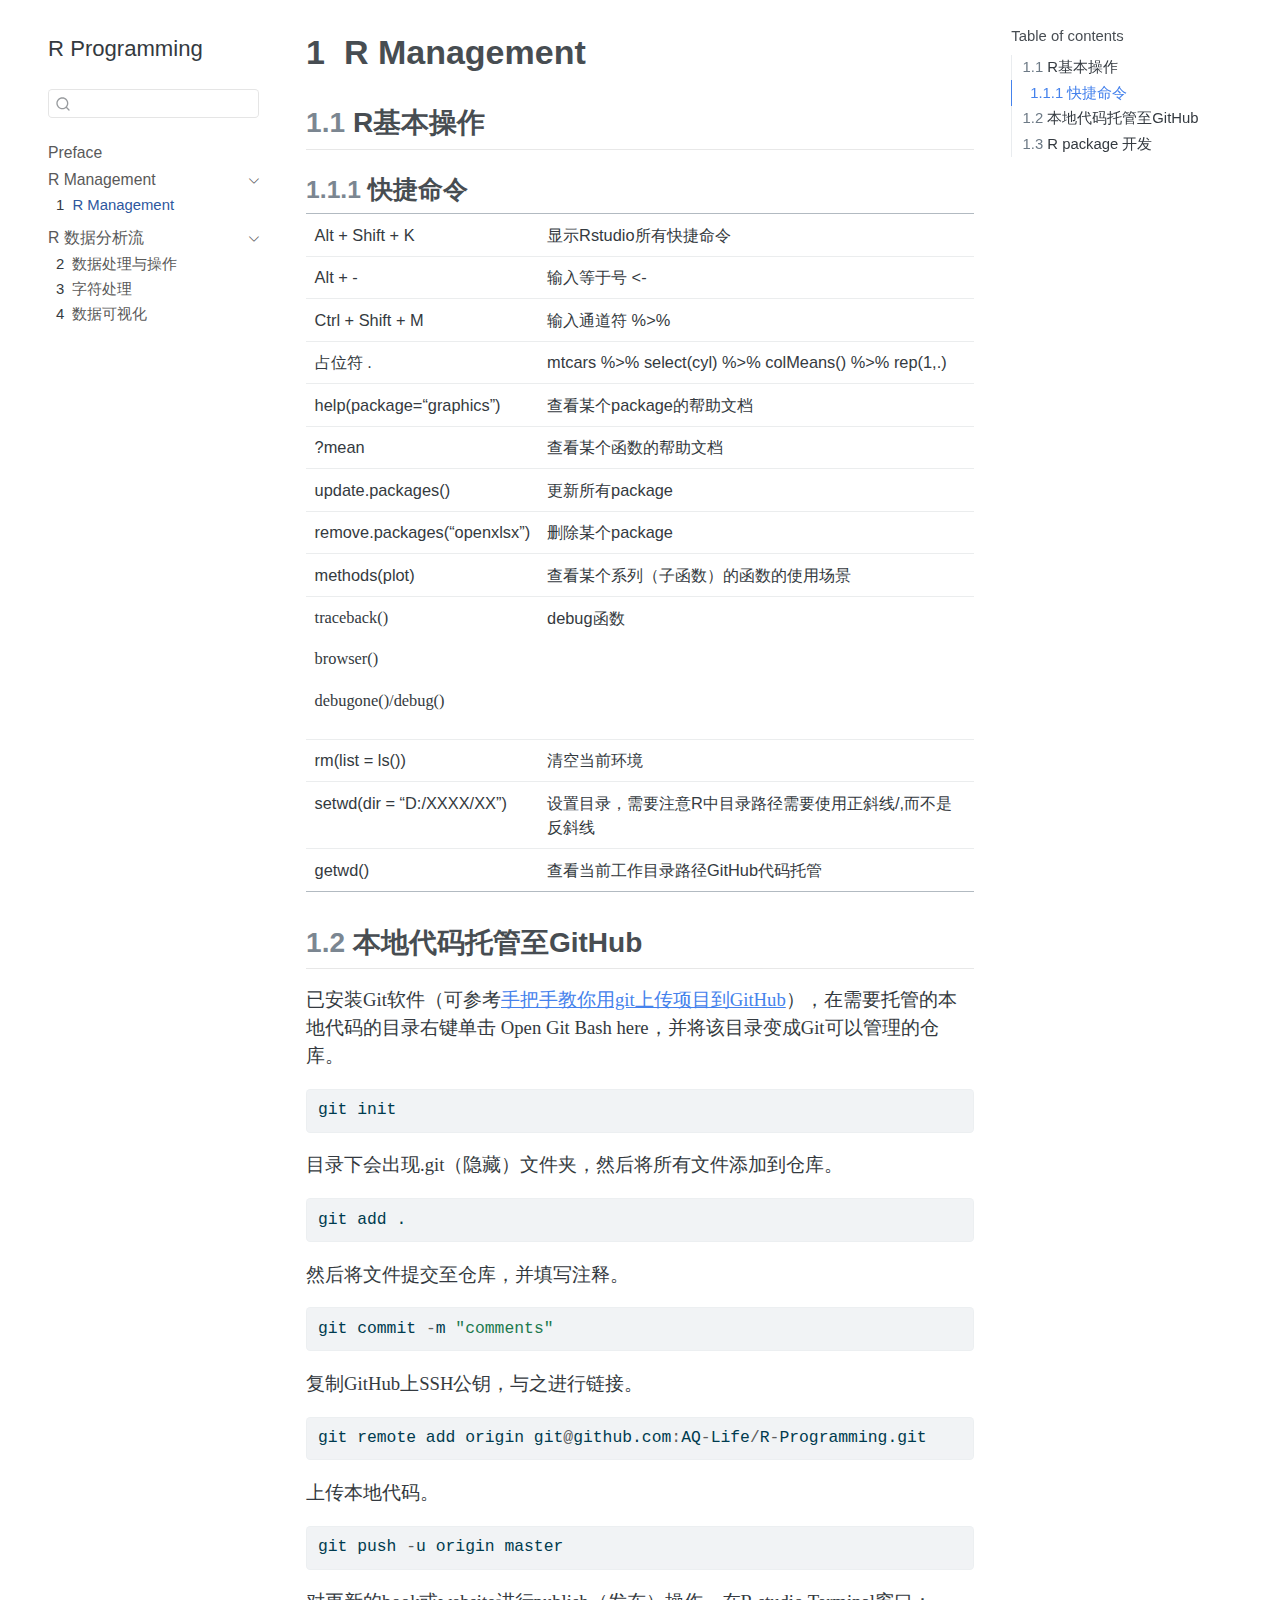
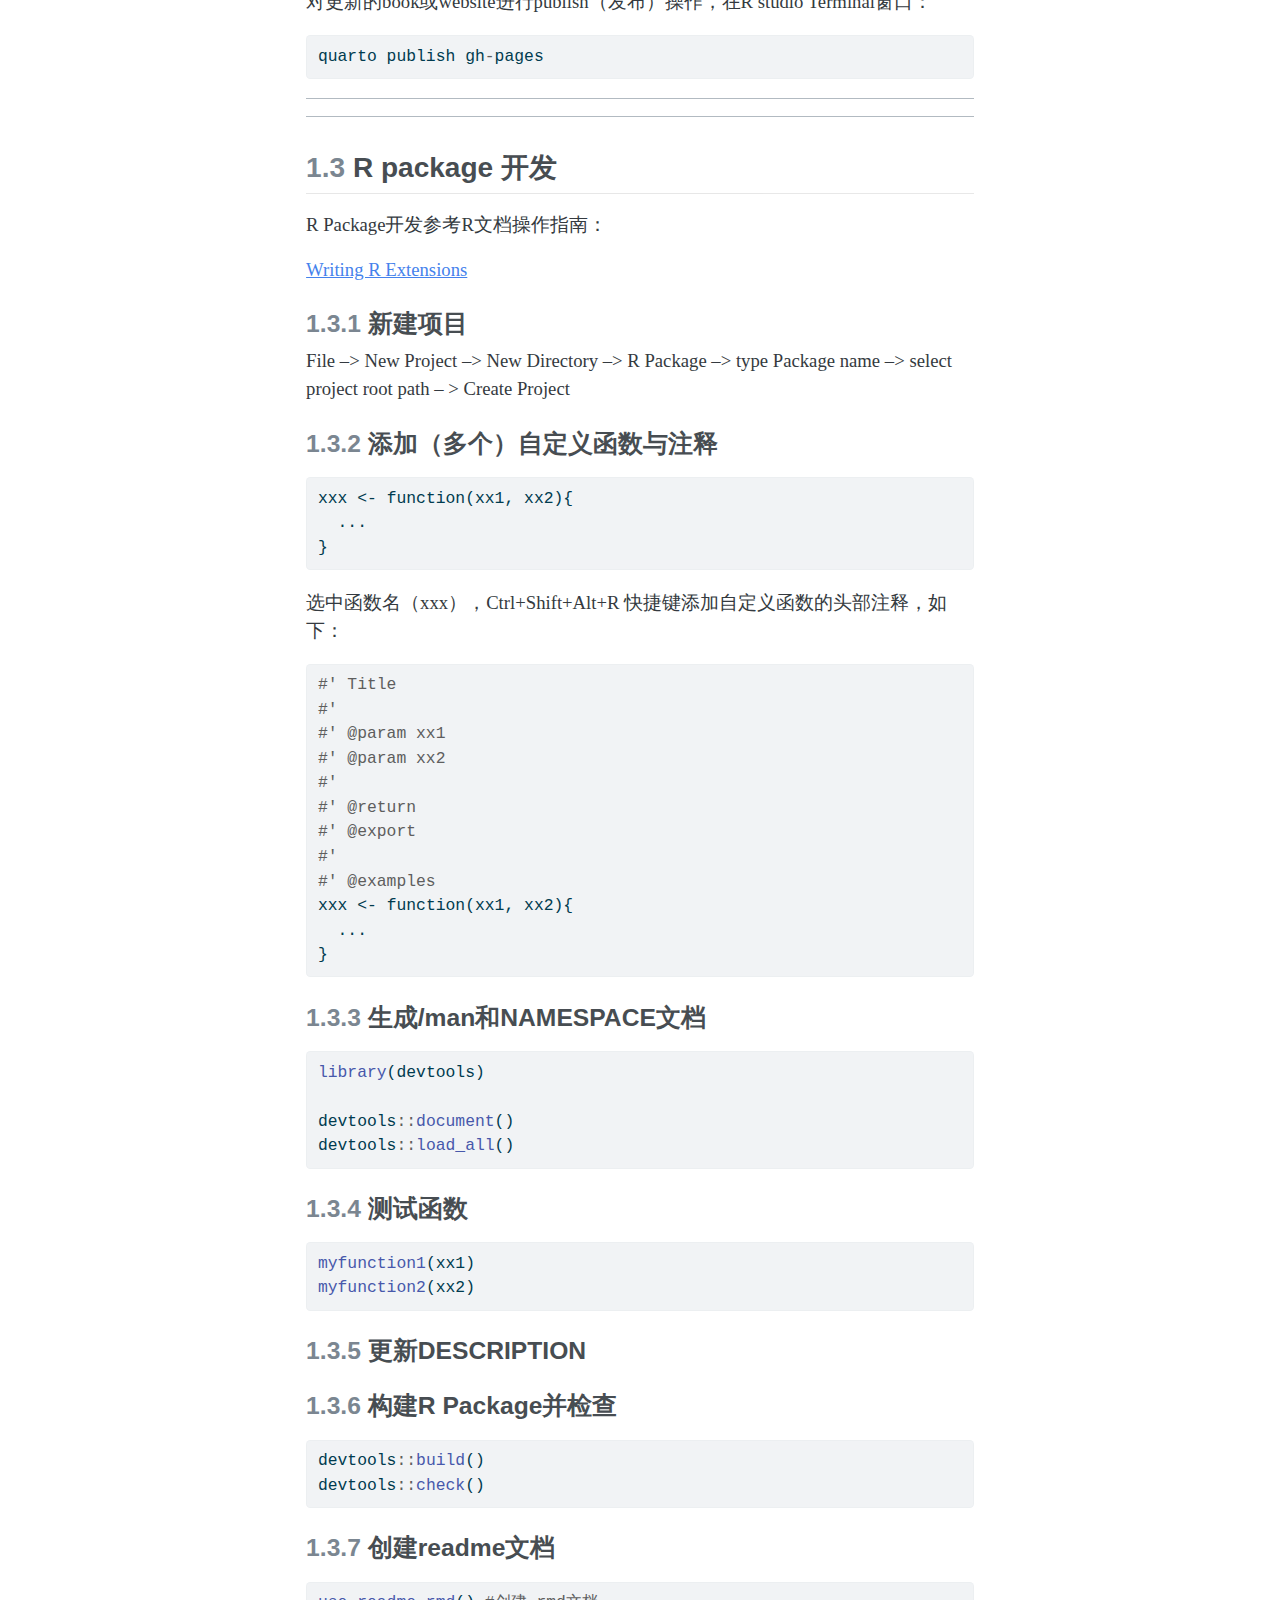
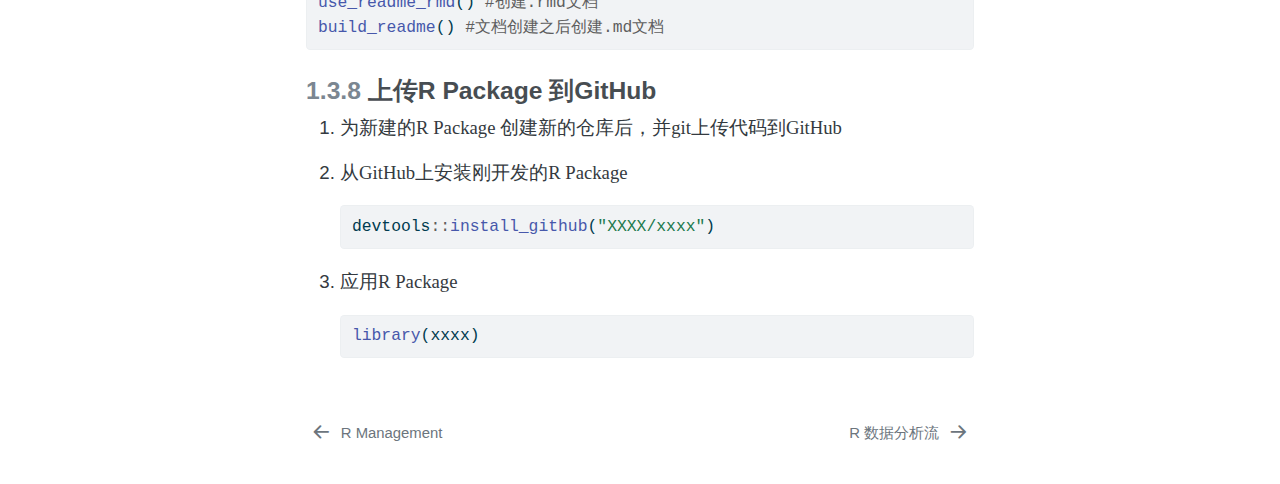
<file: rmanage.html>
<!DOCTYPE html>
<html xmlns="http://www.w3.org/1999/xhtml" lang="en" xml:lang="en"><head>

<meta charset="utf-8">
<meta name="generator" content="quarto-1.3.450">

<meta name="viewport" content="width=device-width, initial-scale=1.0, user-scalable=yes">


<title>R Programming - 1&nbsp; R Management</title>
<style>
code{white-space: pre-wrap;}
span.smallcaps{font-variant: small-caps;}
div.columns{display: flex; gap: min(4vw, 1.5em);}
div.column{flex: auto; overflow-x: auto;}
div.hanging-indent{margin-left: 1.5em; text-indent: -1.5em;}
ul.task-list{list-style: none;}
ul.task-list li input[type="checkbox"] {
  width: 0.8em;
  margin: 0 0.8em 0.2em -1em; /* quarto-specific, see https://github.com/quarto-dev/quarto-cli/issues/4556 */ 
  vertical-align: middle;
}
/* CSS for syntax highlighting */
pre > code.sourceCode { white-space: pre; position: relative; }
pre > code.sourceCode > span { display: inline-block; line-height: 1.25; }
pre > code.sourceCode > span:empty { height: 1.2em; }
.sourceCode { overflow: visible; }
code.sourceCode > span { color: inherit; text-decoration: inherit; }
div.sourceCode { margin: 1em 0; }
pre.sourceCode { margin: 0; }
@media screen {
div.sourceCode { overflow: auto; }
}
@media print {
pre > code.sourceCode { white-space: pre-wrap; }
pre > code.sourceCode > span { text-indent: -5em; padding-left: 5em; }
}
pre.numberSource code
  { counter-reset: source-line 0; }
pre.numberSource code > span
  { position: relative; left: -4em; counter-increment: source-line; }
pre.numberSource code > span > a:first-child::before
  { content: counter(source-line);
    position: relative; left: -1em; text-align: right; vertical-align: baseline;
    border: none; display: inline-block;
    -webkit-touch-callout: none; -webkit-user-select: none;
    -khtml-user-select: none; -moz-user-select: none;
    -ms-user-select: none; user-select: none;
    padding: 0 4px; width: 4em;
  }
pre.numberSource { margin-left: 3em;  padding-left: 4px; }
div.sourceCode
  {   }
@media screen {
pre > code.sourceCode > span > a:first-child::before { text-decoration: underline; }
}
</style>


<script src="site_libs/quarto-nav/quarto-nav.js"></script>
<script src="site_libs/quarto-nav/headroom.min.js"></script>
<script src="site_libs/clipboard/clipboard.min.js"></script>
<script src="site_libs/quarto-search/autocomplete.umd.js"></script>
<script src="site_libs/quarto-search/fuse.min.js"></script>
<script src="site_libs/quarto-search/quarto-search.js"></script>
<meta name="quarto:offset" content="./">
<link href="./tidyverse.html" rel="next">
<link href="./intro.html" rel="prev">
<script src="site_libs/quarto-html/quarto.js"></script>
<script src="site_libs/quarto-html/popper.min.js"></script>
<script src="site_libs/quarto-html/tippy.umd.min.js"></script>
<script src="site_libs/quarto-html/anchor.min.js"></script>
<link href="site_libs/quarto-html/tippy.css" rel="stylesheet">
<link href="site_libs/quarto-html/quarto-syntax-highlighting.css" rel="stylesheet" id="quarto-text-highlighting-styles">
<script src="site_libs/bootstrap/bootstrap.min.js"></script>
<link href="site_libs/bootstrap/bootstrap-icons.css" rel="stylesheet">
<link href="site_libs/bootstrap/bootstrap.min.css" rel="stylesheet" id="quarto-bootstrap" data-mode="light">
<script id="quarto-search-options" type="application/json">{
  "location": "sidebar",
  "copy-button": false,
  "collapse-after": 3,
  "panel-placement": "start",
  "type": "textbox",
  "limit": 20,
  "language": {
    "search-no-results-text": "No results",
    "search-matching-documents-text": "matching documents",
    "search-copy-link-title": "Copy link to search",
    "search-hide-matches-text": "Hide additional matches",
    "search-more-match-text": "more match in this document",
    "search-more-matches-text": "more matches in this document",
    "search-clear-button-title": "Clear",
    "search-detached-cancel-button-title": "Cancel",
    "search-submit-button-title": "Submit",
    "search-label": "Search"
  }
}</script>


</head>

<body class="nav-sidebar floating">

<div id="quarto-search-results"></div>
  <header id="quarto-header" class="headroom fixed-top">
  <nav class="quarto-secondary-nav">
    <div class="container-fluid d-flex">
      <button type="button" class="quarto-btn-toggle btn" data-bs-toggle="collapse" data-bs-target="#quarto-sidebar,#quarto-sidebar-glass" aria-controls="quarto-sidebar" aria-expanded="false" aria-label="Toggle sidebar navigation" onclick="if (window.quartoToggleHeadroom) { window.quartoToggleHeadroom(); }">
        <i class="bi bi-layout-text-sidebar-reverse"></i>
      </button>
      <nav class="quarto-page-breadcrumbs" aria-label="breadcrumb"><ol class="breadcrumb"><li class="breadcrumb-item"><a href="./intro.html">R Management</a></li><li class="breadcrumb-item"><a href="./rmanage.html"><span class="chapter-number">1</span>&nbsp; <span class="chapter-title">R Management</span></a></li></ol></nav>
      <a class="flex-grow-1" role="button" data-bs-toggle="collapse" data-bs-target="#quarto-sidebar,#quarto-sidebar-glass" aria-controls="quarto-sidebar" aria-expanded="false" aria-label="Toggle sidebar navigation" onclick="if (window.quartoToggleHeadroom) { window.quartoToggleHeadroom(); }">      
      </a>
      <button type="button" class="btn quarto-search-button" aria-label="" onclick="window.quartoOpenSearch();">
        <i class="bi bi-search"></i>
      </button>
    </div>
  </nav>
</header>
<!-- content -->
<div id="quarto-content" class="quarto-container page-columns page-rows-contents page-layout-article">
<!-- sidebar -->
  <nav id="quarto-sidebar" class="sidebar collapse collapse-horizontal sidebar-navigation floating overflow-auto">
    <div class="pt-lg-2 mt-2 text-left sidebar-header">
    <div class="sidebar-title mb-0 py-0">
      <a href="./">R Programming</a> 
    </div>
      </div>
        <div class="mt-2 flex-shrink-0 align-items-center">
        <div class="sidebar-search">
        <div id="quarto-search" class="" title="Search"></div>
        </div>
        </div>
    <div class="sidebar-menu-container"> 
    <ul class="list-unstyled mt-1">
        <li class="sidebar-item">
  <div class="sidebar-item-container"> 
  <a href="./index.html" class="sidebar-item-text sidebar-link">
 <span class="menu-text">Preface</span></a>
  </div>
</li>
        <li class="sidebar-item sidebar-item-section">
      <div class="sidebar-item-container"> 
            <a href="./intro.html" class="sidebar-item-text sidebar-link">
 <span class="menu-text">R Management</span></a>
          <a class="sidebar-item-toggle text-start" data-bs-toggle="collapse" data-bs-target="#quarto-sidebar-section-1" aria-expanded="true" aria-label="Toggle section">
            <i class="bi bi-chevron-right ms-2"></i>
          </a> 
      </div>
      <ul id="quarto-sidebar-section-1" class="collapse list-unstyled sidebar-section depth1 show">  
          <li class="sidebar-item">
  <div class="sidebar-item-container"> 
  <a href="./rmanage.html" class="sidebar-item-text sidebar-link active">
 <span class="menu-text"><span class="chapter-number">1</span>&nbsp; <span class="chapter-title">R Management</span></span></a>
  </div>
</li>
      </ul>
  </li>
        <li class="sidebar-item sidebar-item-section">
      <div class="sidebar-item-container"> 
            <a href="./tidyverse.html" class="sidebar-item-text sidebar-link">
 <span class="menu-text">R 数据分析流</span></a>
          <a class="sidebar-item-toggle text-start" data-bs-toggle="collapse" data-bs-target="#quarto-sidebar-section-2" aria-expanded="true" aria-label="Toggle section">
            <i class="bi bi-chevron-right ms-2"></i>
          </a> 
      </div>
      <ul id="quarto-sidebar-section-2" class="collapse list-unstyled sidebar-section depth1 show">  
          <li class="sidebar-item">
  <div class="sidebar-item-container"> 
  <a href="./dplyr.html" class="sidebar-item-text sidebar-link">
 <span class="menu-text"><span class="chapter-number">2</span>&nbsp; <span class="chapter-title">数据处理与操作</span></span></a>
  </div>
</li>
          <li class="sidebar-item">
  <div class="sidebar-item-container"> 
  <a href="./stringr.html" class="sidebar-item-text sidebar-link">
 <span class="menu-text"><span class="chapter-number">3</span>&nbsp; <span class="chapter-title">字符处理</span></span></a>
  </div>
</li>
          <li class="sidebar-item">
  <div class="sidebar-item-container"> 
  <a href="./ggplot2.html" class="sidebar-item-text sidebar-link">
 <span class="menu-text"><span class="chapter-number">4</span>&nbsp; <span class="chapter-title">数据可视化</span></span></a>
  </div>
</li>
      </ul>
  </li>
    </ul>
    </div>
</nav>
<div id="quarto-sidebar-glass" data-bs-toggle="collapse" data-bs-target="#quarto-sidebar,#quarto-sidebar-glass"></div>
<!-- margin-sidebar -->
    <div id="quarto-margin-sidebar" class="sidebar margin-sidebar">
        <nav id="TOC" role="doc-toc" class="toc-active">
    <h2 id="toc-title">Table of contents</h2>
   
  <ul>
  <li><a href="#r基本操作" id="toc-r基本操作" class="nav-link active" data-scroll-target="#r基本操作"><span class="header-section-number">1.1</span> R基本操作</a>
  <ul class="collapse">
  <li><a href="#快捷命令" id="toc-快捷命令" class="nav-link" data-scroll-target="#快捷命令"><span class="header-section-number">1.1.1</span> 快捷命令</a></li>
  </ul></li>
  <li><a href="#本地代码托管至github" id="toc-本地代码托管至github" class="nav-link" data-scroll-target="#本地代码托管至github"><span class="header-section-number">1.2</span> 本地代码托管至GitHub</a></li>
  <li><a href="#r-package-开发" id="toc-r-package-开发" class="nav-link" data-scroll-target="#r-package-开发"><span class="header-section-number">1.3</span> R package 开发</a>
  <ul class="collapse">
  <li><a href="#新建项目" id="toc-新建项目" class="nav-link" data-scroll-target="#新建项目"><span class="header-section-number">1.3.1</span> 新建项目</a></li>
  <li><a href="#添加多个自定义函数与注释" id="toc-添加多个自定义函数与注释" class="nav-link" data-scroll-target="#添加多个自定义函数与注释"><span class="header-section-number">1.3.2</span> 添加（多个）自定义函数与注释</a></li>
  <li><a href="#生成man和namespace文档" id="toc-生成man和namespace文档" class="nav-link" data-scroll-target="#生成man和namespace文档"><span class="header-section-number">1.3.3</span> 生成/man和NAMESPACE文档</a></li>
  <li><a href="#测试函数" id="toc-测试函数" class="nav-link" data-scroll-target="#测试函数"><span class="header-section-number">1.3.4</span> 测试函数</a></li>
  <li><a href="#更新description" id="toc-更新description" class="nav-link" data-scroll-target="#更新description"><span class="header-section-number">1.3.5</span> 更新DESCRIPTION</a></li>
  <li><a href="#构建r-package并检查" id="toc-构建r-package并检查" class="nav-link" data-scroll-target="#构建r-package并检查"><span class="header-section-number">1.3.6</span> 构建R Package并检查</a></li>
  <li><a href="#创建readme文档" id="toc-创建readme文档" class="nav-link" data-scroll-target="#创建readme文档"><span class="header-section-number">1.3.7</span> 创建readme文档</a></li>
  <li><a href="#上传r-package-到github" id="toc-上传r-package-到github" class="nav-link" data-scroll-target="#上传r-package-到github"><span class="header-section-number">1.3.8</span> 上传R Package 到GitHub</a></li>
  </ul></li>
  </ul>
</nav>
    </div>
<!-- main -->
<main class="content" id="quarto-document-content">

<header id="title-block-header" class="quarto-title-block default">
<div class="quarto-title">
<h1 class="title"><span class="chapter-number">1</span>&nbsp; <span class="chapter-title">R Management</span></h1>
</div>



<div class="quarto-title-meta">

    
  
    
  </div>
  

</header>

<section id="r基本操作" class="level2" data-number="1.1">
<h2 data-number="1.1" class="anchored" data-anchor-id="r基本操作"><span class="header-section-number">1.1</span> R基本操作</h2>
<section id="快捷命令" class="level3" data-number="1.1.1">
<h3 data-number="1.1.1" class="anchored" data-anchor-id="快捷命令"><span class="header-section-number">1.1.1</span> 快捷命令</h3>
<table class="table">
<colgroup>
<col style="width: 33%">
<col style="width: 66%">
</colgroup>
<tbody>
<tr class="odd">
<td>Alt + Shift + K</td>
<td>显示Rstudio所有快捷命令</td>
</tr>
<tr class="even">
<td>Alt + -</td>
<td>输入等于号 &lt;-</td>
</tr>
<tr class="odd">
<td>Ctrl + Shift + M</td>
<td>输入通道符 %&gt;%</td>
</tr>
<tr class="even">
<td>占位符 .</td>
<td>mtcars %&gt;% select(cyl) %&gt;% colMeans() %&gt;% rep(1,.)</td>
</tr>
<tr class="odd">
<td>help(package=“graphics”)</td>
<td>查看某个package的帮助文档</td>
</tr>
<tr class="even">
<td>?mean</td>
<td>查看某个函数的帮助文档</td>
</tr>
<tr class="odd">
<td>update.packages()</td>
<td>更新所有package</td>
</tr>
<tr class="even">
<td>remove.packages(“openxlsx”)</td>
<td>删除某个package</td>
</tr>
<tr class="odd">
<td>methods(plot)</td>
<td>查看某个系列（子函数）的函数的使用场景</td>
</tr>
<tr class="even">
<td><p>traceback()</p>
<p>browser()</p>
<p>debugone()/debug()</p></td>
<td>debug函数</td>
</tr>
<tr class="odd">
<td>rm(list = ls())</td>
<td>清空当前环境</td>
</tr>
<tr class="even">
<td>setwd(dir = “D:/XXXX/XX”)</td>
<td>设置目录，需要注意R中目录路径需要使用正斜线/,而不是反斜线</td>
</tr>
<tr class="odd">
<td>getwd()</td>
<td>查看当前工作目录路径GitHub代码托管</td>
</tr>
</tbody>
</table>
</section>
</section>
<section id="本地代码托管至github" class="level2" data-number="1.2">
<h2 data-number="1.2" class="anchored" data-anchor-id="本地代码托管至github"><span class="header-section-number">1.2</span> 本地代码托管至GitHub</h2>
<p>已安装Git软件（可参考<a href="https://zhuanlan.zhihu.com/p/193140870">手把手教你用git上传项目到GitHub</a>），在需要托管的本地代码的目录右键单击 Open Git Bash here，并将该目录变成Git可以管理的仓库。</p>
<div class="sourceCode" id="cb1"><pre class="sourceCode r code-with-copy"><code class="sourceCode r"><span id="cb1-1"><a href="#cb1-1" aria-hidden="true" tabindex="-1"></a>git init</span></code><button title="Copy to Clipboard" class="code-copy-button"><i class="bi"></i></button></pre></div>
<p>目录下会出现.git（隐藏）文件夹，然后将所有文件添加到仓库。</p>
<div class="sourceCode" id="cb2"><pre class="sourceCode r code-with-copy"><code class="sourceCode r"><span id="cb2-1"><a href="#cb2-1" aria-hidden="true" tabindex="-1"></a>git add .</span></code><button title="Copy to Clipboard" class="code-copy-button"><i class="bi"></i></button></pre></div>
<p>然后将文件提交至仓库，并填写注释。</p>
<div class="sourceCode" id="cb3"><pre class="sourceCode r code-with-copy"><code class="sourceCode r"><span id="cb3-1"><a href="#cb3-1" aria-hidden="true" tabindex="-1"></a>git commit <span class="sc">-</span>m <span class="st">"comments"</span></span></code><button title="Copy to Clipboard" class="code-copy-button"><i class="bi"></i></button></pre></div>
<p>复制GitHub上SSH公钥，与之进行链接。</p>
<div class="sourceCode" id="cb4"><pre class="sourceCode r code-with-copy"><code class="sourceCode r"><span id="cb4-1"><a href="#cb4-1" aria-hidden="true" tabindex="-1"></a>git remote add origin git<span class="sc">@</span>github.com<span class="sc">:</span>AQ<span class="sc">-</span>Life<span class="sc">/</span>R<span class="sc">-</span>Programming.git</span></code><button title="Copy to Clipboard" class="code-copy-button"><i class="bi"></i></button></pre></div>
<p>上传本地代码。</p>
<div class="sourceCode" id="cb5"><pre class="sourceCode r code-with-copy"><code class="sourceCode r"><span id="cb5-1"><a href="#cb5-1" aria-hidden="true" tabindex="-1"></a>git push <span class="sc">-</span>u origin master</span></code><button title="Copy to Clipboard" class="code-copy-button"><i class="bi"></i></button></pre></div>
<p>对更新的book或website进行publish（发布）操作，在R studio Terminal窗口：</p>
<div class="sourceCode" id="cb6"><pre class="sourceCode r code-with-copy"><code class="sourceCode r"><span id="cb6-1"><a href="#cb6-1" aria-hidden="true" tabindex="-1"></a>quarto publish gh<span class="sc">-</span>pages</span></code><button title="Copy to Clipboard" class="code-copy-button"><i class="bi"></i></button></pre></div>
<table class="table">
<colgroup>
<col style="width: 62%">
</colgroup>
<tbody>
<tr class="odd">
<td></td>
</tr>
</tbody>
</table>
</section>
<section id="r-package-开发" class="level2" data-number="1.3">
<h2 data-number="1.3" class="anchored" data-anchor-id="r-package-开发"><span class="header-section-number">1.3</span> R package 开发</h2>
<p>R Package开发参考R文档操作指南：</p>
<p><a href="https://cran.r-project.org/doc/manuals/R-exts.html">Writing R Extensions</a></p>
<section id="新建项目" class="level3" data-number="1.3.1">
<h3 data-number="1.3.1" class="anchored" data-anchor-id="新建项目"><span class="header-section-number">1.3.1</span> 新建项目</h3>
<p>File –&gt; New Project –&gt; New Directory –&gt; R Package –&gt; type Package name –&gt; select project root path – &gt; Create Project</p>
</section>
<section id="添加多个自定义函数与注释" class="level3" data-number="1.3.2">
<h3 data-number="1.3.2" class="anchored" data-anchor-id="添加多个自定义函数与注释"><span class="header-section-number">1.3.2</span> 添加（多个）自定义函数与注释</h3>
<div class="sourceCode" id="cb7"><pre class="sourceCode r code-with-copy"><code class="sourceCode r"><span id="cb7-1"><a href="#cb7-1" aria-hidden="true" tabindex="-1"></a>xxx <span class="ot">&lt;-</span> <span class="cf">function</span>(xx1, xx2){</span>
<span id="cb7-2"><a href="#cb7-2" aria-hidden="true" tabindex="-1"></a>  ...</span>
<span id="cb7-3"><a href="#cb7-3" aria-hidden="true" tabindex="-1"></a>}</span></code><button title="Copy to Clipboard" class="code-copy-button"><i class="bi"></i></button></pre></div>
<p>选中函数名（xxx），Ctrl+Shift+Alt+R 快捷键添加自定义函数的头部注释，如下：</p>
<div class="sourceCode" id="cb8"><pre class="sourceCode r code-with-copy"><code class="sourceCode r"><span id="cb8-1"><a href="#cb8-1" aria-hidden="true" tabindex="-1"></a><span class="co">#' Title</span></span>
<span id="cb8-2"><a href="#cb8-2" aria-hidden="true" tabindex="-1"></a><span class="co">#'</span></span>
<span id="cb8-3"><a href="#cb8-3" aria-hidden="true" tabindex="-1"></a><span class="co">#' @param xx1</span></span>
<span id="cb8-4"><a href="#cb8-4" aria-hidden="true" tabindex="-1"></a><span class="co">#' @param xx2</span></span>
<span id="cb8-5"><a href="#cb8-5" aria-hidden="true" tabindex="-1"></a><span class="co">#'</span></span>
<span id="cb8-6"><a href="#cb8-6" aria-hidden="true" tabindex="-1"></a><span class="co">#' @return</span></span>
<span id="cb8-7"><a href="#cb8-7" aria-hidden="true" tabindex="-1"></a><span class="co">#' @export</span></span>
<span id="cb8-8"><a href="#cb8-8" aria-hidden="true" tabindex="-1"></a><span class="co">#'</span></span>
<span id="cb8-9"><a href="#cb8-9" aria-hidden="true" tabindex="-1"></a><span class="co">#' @examples</span></span>
<span id="cb8-10"><a href="#cb8-10" aria-hidden="true" tabindex="-1"></a>xxx <span class="ot">&lt;-</span> <span class="cf">function</span>(xx1, xx2){</span>
<span id="cb8-11"><a href="#cb8-11" aria-hidden="true" tabindex="-1"></a>  ...</span>
<span id="cb8-12"><a href="#cb8-12" aria-hidden="true" tabindex="-1"></a>}</span></code><button title="Copy to Clipboard" class="code-copy-button"><i class="bi"></i></button></pre></div>
</section>
<section id="生成man和namespace文档" class="level3" data-number="1.3.3">
<h3 data-number="1.3.3" class="anchored" data-anchor-id="生成man和namespace文档"><span class="header-section-number">1.3.3</span> 生成/man和NAMESPACE文档</h3>
<div class="sourceCode" id="cb9"><pre class="sourceCode r code-with-copy"><code class="sourceCode r"><span id="cb9-1"><a href="#cb9-1" aria-hidden="true" tabindex="-1"></a><span class="fu">library</span>(devtools)</span>
<span id="cb9-2"><a href="#cb9-2" aria-hidden="true" tabindex="-1"></a></span>
<span id="cb9-3"><a href="#cb9-3" aria-hidden="true" tabindex="-1"></a>devtools<span class="sc">::</span><span class="fu">document</span>()</span>
<span id="cb9-4"><a href="#cb9-4" aria-hidden="true" tabindex="-1"></a>devtools<span class="sc">::</span><span class="fu">load_all</span>()</span></code><button title="Copy to Clipboard" class="code-copy-button"><i class="bi"></i></button></pre></div>
</section>
<section id="测试函数" class="level3" data-number="1.3.4">
<h3 data-number="1.3.4" class="anchored" data-anchor-id="测试函数"><span class="header-section-number">1.3.4</span> 测试函数</h3>
<div class="sourceCode" id="cb10"><pre class="sourceCode r code-with-copy"><code class="sourceCode r"><span id="cb10-1"><a href="#cb10-1" aria-hidden="true" tabindex="-1"></a><span class="fu">myfunction1</span>(xx1)</span>
<span id="cb10-2"><a href="#cb10-2" aria-hidden="true" tabindex="-1"></a><span class="fu">myfunction2</span>(xx2)</span></code><button title="Copy to Clipboard" class="code-copy-button"><i class="bi"></i></button></pre></div>
</section>
<section id="更新description" class="level3" data-number="1.3.5">
<h3 data-number="1.3.5" class="anchored" data-anchor-id="更新description"><span class="header-section-number">1.3.5</span> 更新DESCRIPTION</h3>
</section>
<section id="构建r-package并检查" class="level3" data-number="1.3.6">
<h3 data-number="1.3.6" class="anchored" data-anchor-id="构建r-package并检查"><span class="header-section-number">1.3.6</span> 构建R Package并检查</h3>
<div class="sourceCode" id="cb11"><pre class="sourceCode r code-with-copy"><code class="sourceCode r"><span id="cb11-1"><a href="#cb11-1" aria-hidden="true" tabindex="-1"></a>devtools<span class="sc">::</span><span class="fu">build</span>()</span>
<span id="cb11-2"><a href="#cb11-2" aria-hidden="true" tabindex="-1"></a>devtools<span class="sc">::</span><span class="fu">check</span>()</span></code><button title="Copy to Clipboard" class="code-copy-button"><i class="bi"></i></button></pre></div>
</section>
<section id="创建readme文档" class="level3" data-number="1.3.7">
<h3 data-number="1.3.7" class="anchored" data-anchor-id="创建readme文档"><span class="header-section-number">1.3.7</span> 创建readme文档</h3>
<div class="sourceCode" id="cb12"><pre class="sourceCode r code-with-copy"><code class="sourceCode r"><span id="cb12-1"><a href="#cb12-1" aria-hidden="true" tabindex="-1"></a><span class="fu">use_readme_rmd</span>() <span class="co">#创建.rmd文档</span></span>
<span id="cb12-2"><a href="#cb12-2" aria-hidden="true" tabindex="-1"></a><span class="fu">build_readme</span>() <span class="co">#文档创建之后创建.md文档</span></span></code><button title="Copy to Clipboard" class="code-copy-button"><i class="bi"></i></button></pre></div>
</section>
<section id="上传r-package-到github" class="level3" data-number="1.3.8">
<h3 data-number="1.3.8" class="anchored" data-anchor-id="上传r-package-到github"><span class="header-section-number">1.3.8</span> 上传R Package 到GitHub</h3>
<ol type="1">
<li><p>为新建的R Package 创建新的仓库后，并git上传代码到GitHub</p></li>
<li><p>从GitHub上安装刚开发的R Package</p>
<div class="sourceCode" id="cb13"><pre class="sourceCode r code-with-copy"><code class="sourceCode r"><span id="cb13-1"><a href="#cb13-1" aria-hidden="true" tabindex="-1"></a>devtools<span class="sc">::</span><span class="fu">install_github</span>(<span class="st">"XXXX/xxxx"</span>)</span></code><button title="Copy to Clipboard" class="code-copy-button"><i class="bi"></i></button></pre></div></li>
<li><p>应用R Package</p>
<div class="sourceCode" id="cb14"><pre class="sourceCode r code-with-copy"><code class="sourceCode r"><span id="cb14-1"><a href="#cb14-1" aria-hidden="true" tabindex="-1"></a><span class="fu">library</span>(xxxx)</span></code><button title="Copy to Clipboard" class="code-copy-button"><i class="bi"></i></button></pre></div></li>
</ol>


</section>
</section>

</main> <!-- /main -->
<script id="quarto-html-after-body" type="application/javascript">
window.document.addEventListener("DOMContentLoaded", function (event) {
  const toggleBodyColorMode = (bsSheetEl) => {
    const mode = bsSheetEl.getAttribute("data-mode");
    const bodyEl = window.document.querySelector("body");
    if (mode === "dark") {
      bodyEl.classList.add("quarto-dark");
      bodyEl.classList.remove("quarto-light");
    } else {
      bodyEl.classList.add("quarto-light");
      bodyEl.classList.remove("quarto-dark");
    }
  }
  const toggleBodyColorPrimary = () => {
    const bsSheetEl = window.document.querySelector("link#quarto-bootstrap");
    if (bsSheetEl) {
      toggleBodyColorMode(bsSheetEl);
    }
  }
  toggleBodyColorPrimary();  
  const icon = "";
  const anchorJS = new window.AnchorJS();
  anchorJS.options = {
    placement: 'right',
    icon: icon
  };
  anchorJS.add('.anchored');
  const isCodeAnnotation = (el) => {
    for (const clz of el.classList) {
      if (clz.startsWith('code-annotation-')) {                     
        return true;
      }
    }
    return false;
  }
  const clipboard = new window.ClipboardJS('.code-copy-button', {
    text: function(trigger) {
      const codeEl = trigger.previousElementSibling.cloneNode(true);
      for (const childEl of codeEl.children) {
        if (isCodeAnnotation(childEl)) {
          childEl.remove();
        }
      }
      return codeEl.innerText;
    }
  });
  clipboard.on('success', function(e) {
    // button target
    const button = e.trigger;
    // don't keep focus
    button.blur();
    // flash "checked"
    button.classList.add('code-copy-button-checked');
    var currentTitle = button.getAttribute("title");
    button.setAttribute("title", "Copied!");
    let tooltip;
    if (window.bootstrap) {
      button.setAttribute("data-bs-toggle", "tooltip");
      button.setAttribute("data-bs-placement", "left");
      button.setAttribute("data-bs-title", "Copied!");
      tooltip = new bootstrap.Tooltip(button, 
        { trigger: "manual", 
          customClass: "code-copy-button-tooltip",
          offset: [0, -8]});
      tooltip.show();    
    }
    setTimeout(function() {
      if (tooltip) {
        tooltip.hide();
        button.removeAttribute("data-bs-title");
        button.removeAttribute("data-bs-toggle");
        button.removeAttribute("data-bs-placement");
      }
      button.setAttribute("title", currentTitle);
      button.classList.remove('code-copy-button-checked');
    }, 1000);
    // clear code selection
    e.clearSelection();
  });
  function tippyHover(el, contentFn) {
    const config = {
      allowHTML: true,
      content: contentFn,
      maxWidth: 500,
      delay: 100,
      arrow: false,
      appendTo: function(el) {
          return el.parentElement;
      },
      interactive: true,
      interactiveBorder: 10,
      theme: 'quarto',
      placement: 'bottom-start'
    };
    window.tippy(el, config); 
  }
  const noterefs = window.document.querySelectorAll('a[role="doc-noteref"]');
  for (var i=0; i<noterefs.length; i++) {
    const ref = noterefs[i];
    tippyHover(ref, function() {
      // use id or data attribute instead here
      let href = ref.getAttribute('data-footnote-href') || ref.getAttribute('href');
      try { href = new URL(href).hash; } catch {}
      const id = href.replace(/^#\/?/, "");
      const note = window.document.getElementById(id);
      return note.innerHTML;
    });
  }
      let selectedAnnoteEl;
      const selectorForAnnotation = ( cell, annotation) => {
        let cellAttr = 'data-code-cell="' + cell + '"';
        let lineAttr = 'data-code-annotation="' +  annotation + '"';
        const selector = 'span[' + cellAttr + '][' + lineAttr + ']';
        return selector;
      }
      const selectCodeLines = (annoteEl) => {
        const doc = window.document;
        const targetCell = annoteEl.getAttribute("data-target-cell");
        const targetAnnotation = annoteEl.getAttribute("data-target-annotation");
        const annoteSpan = window.document.querySelector(selectorForAnnotation(targetCell, targetAnnotation));
        const lines = annoteSpan.getAttribute("data-code-lines").split(",");
        const lineIds = lines.map((line) => {
          return targetCell + "-" + line;
        })
        let top = null;
        let height = null;
        let parent = null;
        if (lineIds.length > 0) {
            //compute the position of the single el (top and bottom and make a div)
            const el = window.document.getElementById(lineIds[0]);
            top = el.offsetTop;
            height = el.offsetHeight;
            parent = el.parentElement.parentElement;
          if (lineIds.length > 1) {
            const lastEl = window.document.getElementById(lineIds[lineIds.length - 1]);
            const bottom = lastEl.offsetTop + lastEl.offsetHeight;
            height = bottom - top;
          }
          if (top !== null && height !== null && parent !== null) {
            // cook up a div (if necessary) and position it 
            let div = window.document.getElementById("code-annotation-line-highlight");
            if (div === null) {
              div = window.document.createElement("div");
              div.setAttribute("id", "code-annotation-line-highlight");
              div.style.position = 'absolute';
              parent.appendChild(div);
            }
            div.style.top = top - 2 + "px";
            div.style.height = height + 4 + "px";
            let gutterDiv = window.document.getElementById("code-annotation-line-highlight-gutter");
            if (gutterDiv === null) {
              gutterDiv = window.document.createElement("div");
              gutterDiv.setAttribute("id", "code-annotation-line-highlight-gutter");
              gutterDiv.style.position = 'absolute';
              const codeCell = window.document.getElementById(targetCell);
              const gutter = codeCell.querySelector('.code-annotation-gutter');
              gutter.appendChild(gutterDiv);
            }
            gutterDiv.style.top = top - 2 + "px";
            gutterDiv.style.height = height + 4 + "px";
          }
          selectedAnnoteEl = annoteEl;
        }
      };
      const unselectCodeLines = () => {
        const elementsIds = ["code-annotation-line-highlight", "code-annotation-line-highlight-gutter"];
        elementsIds.forEach((elId) => {
          const div = window.document.getElementById(elId);
          if (div) {
            div.remove();
          }
        });
        selectedAnnoteEl = undefined;
      };
      // Attach click handler to the DT
      const annoteDls = window.document.querySelectorAll('dt[data-target-cell]');
      for (const annoteDlNode of annoteDls) {
        annoteDlNode.addEventListener('click', (event) => {
          const clickedEl = event.target;
          if (clickedEl !== selectedAnnoteEl) {
            unselectCodeLines();
            const activeEl = window.document.querySelector('dt[data-target-cell].code-annotation-active');
            if (activeEl) {
              activeEl.classList.remove('code-annotation-active');
            }
            selectCodeLines(clickedEl);
            clickedEl.classList.add('code-annotation-active');
          } else {
            // Unselect the line
            unselectCodeLines();
            clickedEl.classList.remove('code-annotation-active');
          }
        });
      }
  const findCites = (el) => {
    const parentEl = el.parentElement;
    if (parentEl) {
      const cites = parentEl.dataset.cites;
      if (cites) {
        return {
          el,
          cites: cites.split(' ')
        };
      } else {
        return findCites(el.parentElement)
      }
    } else {
      return undefined;
    }
  };
  var bibliorefs = window.document.querySelectorAll('a[role="doc-biblioref"]');
  for (var i=0; i<bibliorefs.length; i++) {
    const ref = bibliorefs[i];
    const citeInfo = findCites(ref);
    if (citeInfo) {
      tippyHover(citeInfo.el, function() {
        var popup = window.document.createElement('div');
        citeInfo.cites.forEach(function(cite) {
          var citeDiv = window.document.createElement('div');
          citeDiv.classList.add('hanging-indent');
          citeDiv.classList.add('csl-entry');
          var biblioDiv = window.document.getElementById('ref-' + cite);
          if (biblioDiv) {
            citeDiv.innerHTML = biblioDiv.innerHTML;
          }
          popup.appendChild(citeDiv);
        });
        return popup.innerHTML;
      });
    }
  }
});
</script>
<nav class="page-navigation">
  <div class="nav-page nav-page-previous">
      <a href="./intro.html" class="pagination-link">
        <i class="bi bi-arrow-left-short"></i> <span class="nav-page-text">R Management</span>
      </a>          
  </div>
  <div class="nav-page nav-page-next">
      <a href="./tidyverse.html" class="pagination-link">
        <span class="nav-page-text">R 数据分析流</span> <i class="bi bi-arrow-right-short"></i>
      </a>
  </div>
</nav>
</div> <!-- /content -->



</body></html>
</file>
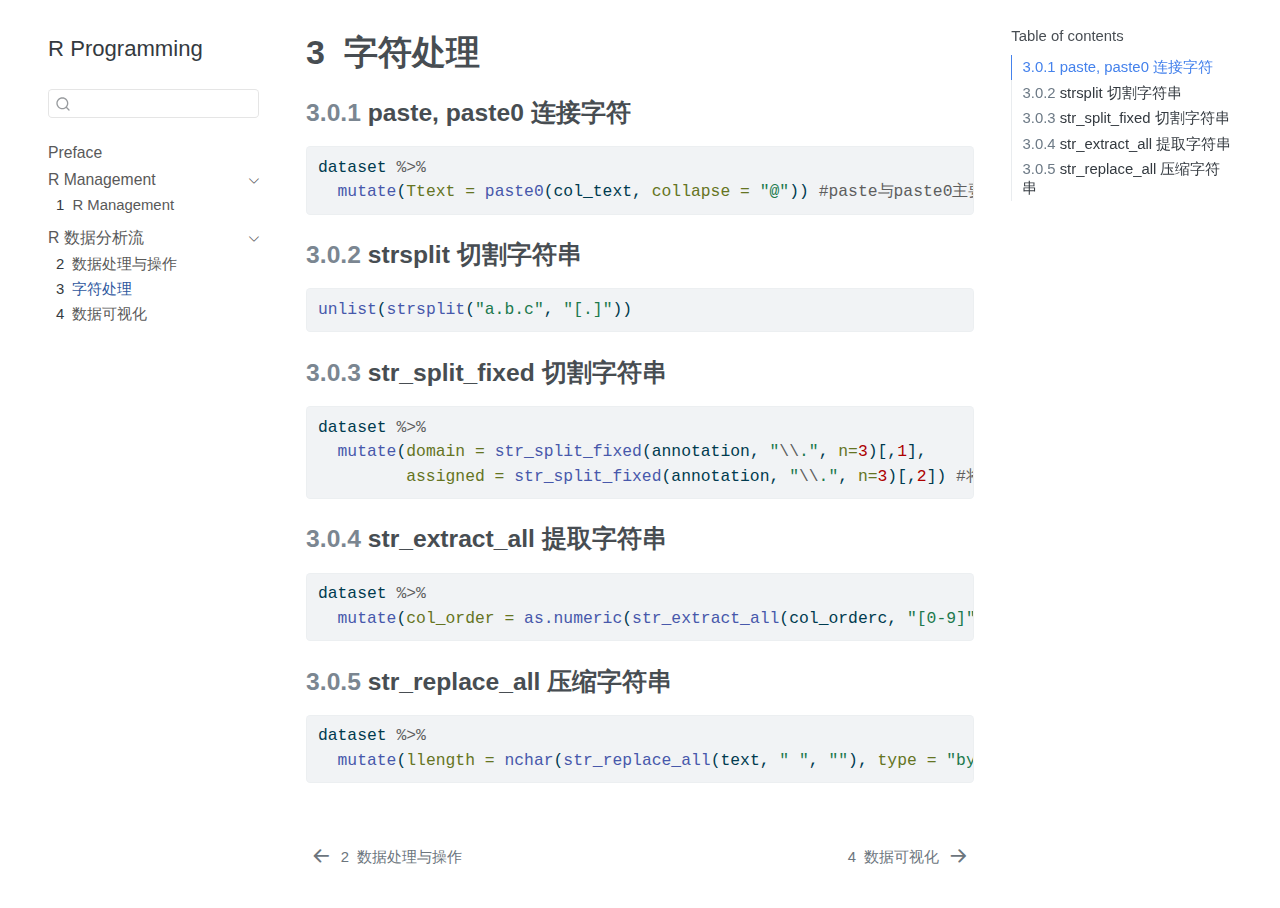
<file: stringr.html>
<!DOCTYPE html>
<html xmlns="http://www.w3.org/1999/xhtml" lang="en" xml:lang="en"><head>

<meta charset="utf-8">
<meta name="generator" content="quarto-1.3.450">

<meta name="viewport" content="width=device-width, initial-scale=1.0, user-scalable=yes">


<title>R Programming - 3&nbsp; 字符处理</title>
<style>
code{white-space: pre-wrap;}
span.smallcaps{font-variant: small-caps;}
div.columns{display: flex; gap: min(4vw, 1.5em);}
div.column{flex: auto; overflow-x: auto;}
div.hanging-indent{margin-left: 1.5em; text-indent: -1.5em;}
ul.task-list{list-style: none;}
ul.task-list li input[type="checkbox"] {
  width: 0.8em;
  margin: 0 0.8em 0.2em -1em; /* quarto-specific, see https://github.com/quarto-dev/quarto-cli/issues/4556 */ 
  vertical-align: middle;
}
/* CSS for syntax highlighting */
pre > code.sourceCode { white-space: pre; position: relative; }
pre > code.sourceCode > span { display: inline-block; line-height: 1.25; }
pre > code.sourceCode > span:empty { height: 1.2em; }
.sourceCode { overflow: visible; }
code.sourceCode > span { color: inherit; text-decoration: inherit; }
div.sourceCode { margin: 1em 0; }
pre.sourceCode { margin: 0; }
@media screen {
div.sourceCode { overflow: auto; }
}
@media print {
pre > code.sourceCode { white-space: pre-wrap; }
pre > code.sourceCode > span { text-indent: -5em; padding-left: 5em; }
}
pre.numberSource code
  { counter-reset: source-line 0; }
pre.numberSource code > span
  { position: relative; left: -4em; counter-increment: source-line; }
pre.numberSource code > span > a:first-child::before
  { content: counter(source-line);
    position: relative; left: -1em; text-align: right; vertical-align: baseline;
    border: none; display: inline-block;
    -webkit-touch-callout: none; -webkit-user-select: none;
    -khtml-user-select: none; -moz-user-select: none;
    -ms-user-select: none; user-select: none;
    padding: 0 4px; width: 4em;
  }
pre.numberSource { margin-left: 3em;  padding-left: 4px; }
div.sourceCode
  {   }
@media screen {
pre > code.sourceCode > span > a:first-child::before { text-decoration: underline; }
}
</style>


<script src="site_libs/quarto-nav/quarto-nav.js"></script>
<script src="site_libs/quarto-nav/headroom.min.js"></script>
<script src="site_libs/clipboard/clipboard.min.js"></script>
<script src="site_libs/quarto-search/autocomplete.umd.js"></script>
<script src="site_libs/quarto-search/fuse.min.js"></script>
<script src="site_libs/quarto-search/quarto-search.js"></script>
<meta name="quarto:offset" content="./">
<link href="./ggplot2.html" rel="next">
<link href="./dplyr.html" rel="prev">
<script src="site_libs/quarto-html/quarto.js"></script>
<script src="site_libs/quarto-html/popper.min.js"></script>
<script src="site_libs/quarto-html/tippy.umd.min.js"></script>
<script src="site_libs/quarto-html/anchor.min.js"></script>
<link href="site_libs/quarto-html/tippy.css" rel="stylesheet">
<link href="site_libs/quarto-html/quarto-syntax-highlighting.css" rel="stylesheet" id="quarto-text-highlighting-styles">
<script src="site_libs/bootstrap/bootstrap.min.js"></script>
<link href="site_libs/bootstrap/bootstrap-icons.css" rel="stylesheet">
<link href="site_libs/bootstrap/bootstrap.min.css" rel="stylesheet" id="quarto-bootstrap" data-mode="light">
<script id="quarto-search-options" type="application/json">{
  "location": "sidebar",
  "copy-button": false,
  "collapse-after": 3,
  "panel-placement": "start",
  "type": "textbox",
  "limit": 20,
  "language": {
    "search-no-results-text": "No results",
    "search-matching-documents-text": "matching documents",
    "search-copy-link-title": "Copy link to search",
    "search-hide-matches-text": "Hide additional matches",
    "search-more-match-text": "more match in this document",
    "search-more-matches-text": "more matches in this document",
    "search-clear-button-title": "Clear",
    "search-detached-cancel-button-title": "Cancel",
    "search-submit-button-title": "Submit",
    "search-label": "Search"
  }
}</script>


</head>

<body class="nav-sidebar floating">

<div id="quarto-search-results"></div>
  <header id="quarto-header" class="headroom fixed-top">
  <nav class="quarto-secondary-nav">
    <div class="container-fluid d-flex">
      <button type="button" class="quarto-btn-toggle btn" data-bs-toggle="collapse" data-bs-target="#quarto-sidebar,#quarto-sidebar-glass" aria-controls="quarto-sidebar" aria-expanded="false" aria-label="Toggle sidebar navigation" onclick="if (window.quartoToggleHeadroom) { window.quartoToggleHeadroom(); }">
        <i class="bi bi-layout-text-sidebar-reverse"></i>
      </button>
      <nav class="quarto-page-breadcrumbs" aria-label="breadcrumb"><ol class="breadcrumb"><li class="breadcrumb-item"><a href="./tidyverse.html">R 数据分析流</a></li><li class="breadcrumb-item"><a href="./stringr.html"><span class="chapter-number">3</span>&nbsp; <span class="chapter-title">字符处理</span></a></li></ol></nav>
      <a class="flex-grow-1" role="button" data-bs-toggle="collapse" data-bs-target="#quarto-sidebar,#quarto-sidebar-glass" aria-controls="quarto-sidebar" aria-expanded="false" aria-label="Toggle sidebar navigation" onclick="if (window.quartoToggleHeadroom) { window.quartoToggleHeadroom(); }">      
      </a>
      <button type="button" class="btn quarto-search-button" aria-label="" onclick="window.quartoOpenSearch();">
        <i class="bi bi-search"></i>
      </button>
    </div>
  </nav>
</header>
<!-- content -->
<div id="quarto-content" class="quarto-container page-columns page-rows-contents page-layout-article">
<!-- sidebar -->
  <nav id="quarto-sidebar" class="sidebar collapse collapse-horizontal sidebar-navigation floating overflow-auto">
    <div class="pt-lg-2 mt-2 text-left sidebar-header">
    <div class="sidebar-title mb-0 py-0">
      <a href="./">R Programming</a> 
    </div>
      </div>
        <div class="mt-2 flex-shrink-0 align-items-center">
        <div class="sidebar-search">
        <div id="quarto-search" class="" title="Search"></div>
        </div>
        </div>
    <div class="sidebar-menu-container"> 
    <ul class="list-unstyled mt-1">
        <li class="sidebar-item">
  <div class="sidebar-item-container"> 
  <a href="./index.html" class="sidebar-item-text sidebar-link">
 <span class="menu-text">Preface</span></a>
  </div>
</li>
        <li class="sidebar-item sidebar-item-section">
      <div class="sidebar-item-container"> 
            <a href="./intro.html" class="sidebar-item-text sidebar-link">
 <span class="menu-text">R Management</span></a>
          <a class="sidebar-item-toggle text-start" data-bs-toggle="collapse" data-bs-target="#quarto-sidebar-section-1" aria-expanded="true" aria-label="Toggle section">
            <i class="bi bi-chevron-right ms-2"></i>
          </a> 
      </div>
      <ul id="quarto-sidebar-section-1" class="collapse list-unstyled sidebar-section depth1 show">  
          <li class="sidebar-item">
  <div class="sidebar-item-container"> 
  <a href="./rmanage.html" class="sidebar-item-text sidebar-link">
 <span class="menu-text"><span class="chapter-number">1</span>&nbsp; <span class="chapter-title">R Management</span></span></a>
  </div>
</li>
      </ul>
  </li>
        <li class="sidebar-item sidebar-item-section">
      <div class="sidebar-item-container"> 
            <a href="./tidyverse.html" class="sidebar-item-text sidebar-link">
 <span class="menu-text">R 数据分析流</span></a>
          <a class="sidebar-item-toggle text-start" data-bs-toggle="collapse" data-bs-target="#quarto-sidebar-section-2" aria-expanded="true" aria-label="Toggle section">
            <i class="bi bi-chevron-right ms-2"></i>
          </a> 
      </div>
      <ul id="quarto-sidebar-section-2" class="collapse list-unstyled sidebar-section depth1 show">  
          <li class="sidebar-item">
  <div class="sidebar-item-container"> 
  <a href="./dplyr.html" class="sidebar-item-text sidebar-link">
 <span class="menu-text"><span class="chapter-number">2</span>&nbsp; <span class="chapter-title">数据处理与操作</span></span></a>
  </div>
</li>
          <li class="sidebar-item">
  <div class="sidebar-item-container"> 
  <a href="./stringr.html" class="sidebar-item-text sidebar-link active">
 <span class="menu-text"><span class="chapter-number">3</span>&nbsp; <span class="chapter-title">字符处理</span></span></a>
  </div>
</li>
          <li class="sidebar-item">
  <div class="sidebar-item-container"> 
  <a href="./ggplot2.html" class="sidebar-item-text sidebar-link">
 <span class="menu-text"><span class="chapter-number">4</span>&nbsp; <span class="chapter-title">数据可视化</span></span></a>
  </div>
</li>
      </ul>
  </li>
    </ul>
    </div>
</nav>
<div id="quarto-sidebar-glass" data-bs-toggle="collapse" data-bs-target="#quarto-sidebar,#quarto-sidebar-glass"></div>
<!-- margin-sidebar -->
    <div id="quarto-margin-sidebar" class="sidebar margin-sidebar">
        <nav id="TOC" role="doc-toc" class="toc-active">
    <h2 id="toc-title">Table of contents</h2>
   
  <ul>
  <li><a href="#paste-paste0-连接字符" id="toc-paste-paste0-连接字符" class="nav-link active" data-scroll-target="#paste-paste0-连接字符"><span class="header-section-number">3.0.1</span> paste, paste0 连接字符</a></li>
  <li><a href="#strsplit-切割字符串" id="toc-strsplit-切割字符串" class="nav-link" data-scroll-target="#strsplit-切割字符串"><span class="header-section-number">3.0.2</span> strsplit 切割字符串</a></li>
  <li><a href="#str_split_fixed-切割字符串" id="toc-str_split_fixed-切割字符串" class="nav-link" data-scroll-target="#str_split_fixed-切割字符串"><span class="header-section-number">3.0.3</span> str_split_fixed 切割字符串</a></li>
  <li><a href="#str_extract_all-提取字符串" id="toc-str_extract_all-提取字符串" class="nav-link" data-scroll-target="#str_extract_all-提取字符串"><span class="header-section-number">3.0.4</span> str_extract_all 提取字符串</a></li>
  <li><a href="#str_replace_all-压缩字符串" id="toc-str_replace_all-压缩字符串" class="nav-link" data-scroll-target="#str_replace_all-压缩字符串"><span class="header-section-number">3.0.5</span> str_replace_all 压缩字符串</a></li>
  </ul>
</nav>
    </div>
<!-- main -->
<main class="content" id="quarto-document-content">

<header id="title-block-header" class="quarto-title-block default">
<div class="quarto-title">
<h1 class="title"><span class="chapter-number">3</span>&nbsp; <span class="chapter-title">字符处理</span></h1>
</div>



<div class="quarto-title-meta">

    
  
    
  </div>
  

</header>

<section id="paste-paste0-连接字符" class="level3" data-number="3.0.1">
<h3 data-number="3.0.1" class="anchored" data-anchor-id="paste-paste0-连接字符"><span class="header-section-number">3.0.1</span> paste, paste0 连接字符</h3>
<div class="sourceCode" id="cb1"><pre class="sourceCode r code-with-copy"><code class="sourceCode r"><span id="cb1-1"><a href="#cb1-1" aria-hidden="true" tabindex="-1"></a>dataset <span class="sc">%&gt;%</span> </span>
<span id="cb1-2"><a href="#cb1-2" aria-hidden="true" tabindex="-1"></a>  <span class="fu">mutate</span>(<span class="at">Ttext =</span> <span class="fu">paste0</span>(col_text, <span class="at">collapse =</span> <span class="st">"@"</span>)) <span class="co">#paste与paste0主要区别是paste0连接后的字符串之间不含有空格</span></span></code><button title="Copy to Clipboard" class="code-copy-button"><i class="bi"></i></button></pre></div>
</section>
<section id="strsplit-切割字符串" class="level3" data-number="3.0.2">
<h3 data-number="3.0.2" class="anchored" data-anchor-id="strsplit-切割字符串"><span class="header-section-number">3.0.2</span> strsplit 切割字符串</h3>
<div class="sourceCode" id="cb2"><pre class="sourceCode r code-with-copy"><code class="sourceCode r"><span id="cb2-1"><a href="#cb2-1" aria-hidden="true" tabindex="-1"></a><span class="fu">unlist</span>(<span class="fu">strsplit</span>(<span class="st">"a.b.c"</span>, <span class="st">"[.]"</span>))</span></code><button title="Copy to Clipboard" class="code-copy-button"><i class="bi"></i></button></pre></div>
</section>
<section id="str_split_fixed-切割字符串" class="level3" data-number="3.0.3">
<h3 data-number="3.0.3" class="anchored" data-anchor-id="str_split_fixed-切割字符串"><span class="header-section-number">3.0.3</span> str_split_fixed 切割字符串</h3>
<div class="sourceCode" id="cb3"><pre class="sourceCode r code-with-copy"><code class="sourceCode r"><span id="cb3-1"><a href="#cb3-1" aria-hidden="true" tabindex="-1"></a>dataset <span class="sc">%&gt;%</span> </span>
<span id="cb3-2"><a href="#cb3-2" aria-hidden="true" tabindex="-1"></a>  <span class="fu">mutate</span>(<span class="at">domain =</span> <span class="fu">str_split_fixed</span>(annotation, <span class="st">"</span><span class="sc">\\</span><span class="st">."</span>, <span class="at">n=</span><span class="dv">3</span>)[,<span class="dv">1</span>],</span>
<span id="cb3-3"><a href="#cb3-3" aria-hidden="true" tabindex="-1"></a>         <span class="at">assigned =</span> <span class="fu">str_split_fixed</span>(annotation, <span class="st">"</span><span class="sc">\\</span><span class="st">."</span>, <span class="at">n=</span><span class="dv">3</span>)[,<span class="dv">2</span>]) <span class="co">#将annotation列以.为分隔符切割成3部分，并取第一部分作为变量domain</span></span></code><button title="Copy to Clipboard" class="code-copy-button"><i class="bi"></i></button></pre></div>
</section>
<section id="str_extract_all-提取字符串" class="level3" data-number="3.0.4">
<h3 data-number="3.0.4" class="anchored" data-anchor-id="str_extract_all-提取字符串"><span class="header-section-number">3.0.4</span> str_extract_all 提取字符串</h3>
<div class="sourceCode" id="cb4"><pre class="sourceCode r code-with-copy"><code class="sourceCode r"><span id="cb4-1"><a href="#cb4-1" aria-hidden="true" tabindex="-1"></a>dataset <span class="sc">%&gt;%</span> </span>
<span id="cb4-2"><a href="#cb4-2" aria-hidden="true" tabindex="-1"></a>  <span class="fu">mutate</span>(<span class="at">col_order =</span> <span class="fu">as.numeric</span>(<span class="fu">str_extract_all</span>(col_orderc, <span class="st">"[0-9]"</span>)))</span></code><button title="Copy to Clipboard" class="code-copy-button"><i class="bi"></i></button></pre></div>
</section>
<section id="str_replace_all-压缩字符串" class="level3" data-number="3.0.5">
<h3 data-number="3.0.5" class="anchored" data-anchor-id="str_replace_all-压缩字符串"><span class="header-section-number">3.0.5</span> str_replace_all 压缩字符串</h3>
<div class="sourceCode" id="cb5"><pre class="sourceCode r code-with-copy"><code class="sourceCode r"><span id="cb5-1"><a href="#cb5-1" aria-hidden="true" tabindex="-1"></a>dataset <span class="sc">%&gt;%</span> </span>
<span id="cb5-2"><a href="#cb5-2" aria-hidden="true" tabindex="-1"></a>  <span class="fu">mutate</span>(<span class="at">llength =</span> <span class="fu">nchar</span>(<span class="fu">str_replace_all</span>(text, <span class="st">" "</span>, <span class="st">""</span>), <span class="at">type =</span> <span class="st">"bytes"</span>) <span class="sc">-</span> <span class="fu">nchar</span>(<span class="fu">str_replace_all</span>(text, <span class="st">" "</span>, <span class="st">""</span>))) <span class="co">#计算变量text去掉所有空格后（包括内部空格）字节长度与字符长度的差值</span></span></code><button title="Copy to Clipboard" class="code-copy-button"><i class="bi"></i></button></pre></div>


</section>

</main> <!-- /main -->
<script id="quarto-html-after-body" type="application/javascript">
window.document.addEventListener("DOMContentLoaded", function (event) {
  const toggleBodyColorMode = (bsSheetEl) => {
    const mode = bsSheetEl.getAttribute("data-mode");
    const bodyEl = window.document.querySelector("body");
    if (mode === "dark") {
      bodyEl.classList.add("quarto-dark");
      bodyEl.classList.remove("quarto-light");
    } else {
      bodyEl.classList.add("quarto-light");
      bodyEl.classList.remove("quarto-dark");
    }
  }
  const toggleBodyColorPrimary = () => {
    const bsSheetEl = window.document.querySelector("link#quarto-bootstrap");
    if (bsSheetEl) {
      toggleBodyColorMode(bsSheetEl);
    }
  }
  toggleBodyColorPrimary();  
  const icon = "";
  const anchorJS = new window.AnchorJS();
  anchorJS.options = {
    placement: 'right',
    icon: icon
  };
  anchorJS.add('.anchored');
  const isCodeAnnotation = (el) => {
    for (const clz of el.classList) {
      if (clz.startsWith('code-annotation-')) {                     
        return true;
      }
    }
    return false;
  }
  const clipboard = new window.ClipboardJS('.code-copy-button', {
    text: function(trigger) {
      const codeEl = trigger.previousElementSibling.cloneNode(true);
      for (const childEl of codeEl.children) {
        if (isCodeAnnotation(childEl)) {
          childEl.remove();
        }
      }
      return codeEl.innerText;
    }
  });
  clipboard.on('success', function(e) {
    // button target
    const button = e.trigger;
    // don't keep focus
    button.blur();
    // flash "checked"
    button.classList.add('code-copy-button-checked');
    var currentTitle = button.getAttribute("title");
    button.setAttribute("title", "Copied!");
    let tooltip;
    if (window.bootstrap) {
      button.setAttribute("data-bs-toggle", "tooltip");
      button.setAttribute("data-bs-placement", "left");
      button.setAttribute("data-bs-title", "Copied!");
      tooltip = new bootstrap.Tooltip(button, 
        { trigger: "manual", 
          customClass: "code-copy-button-tooltip",
          offset: [0, -8]});
      tooltip.show();    
    }
    setTimeout(function() {
      if (tooltip) {
        tooltip.hide();
        button.removeAttribute("data-bs-title");
        button.removeAttribute("data-bs-toggle");
        button.removeAttribute("data-bs-placement");
      }
      button.setAttribute("title", currentTitle);
      button.classList.remove('code-copy-button-checked');
    }, 1000);
    // clear code selection
    e.clearSelection();
  });
  function tippyHover(el, contentFn) {
    const config = {
      allowHTML: true,
      content: contentFn,
      maxWidth: 500,
      delay: 100,
      arrow: false,
      appendTo: function(el) {
          return el.parentElement;
      },
      interactive: true,
      interactiveBorder: 10,
      theme: 'quarto',
      placement: 'bottom-start'
    };
    window.tippy(el, config); 
  }
  const noterefs = window.document.querySelectorAll('a[role="doc-noteref"]');
  for (var i=0; i<noterefs.length; i++) {
    const ref = noterefs[i];
    tippyHover(ref, function() {
      // use id or data attribute instead here
      let href = ref.getAttribute('data-footnote-href') || ref.getAttribute('href');
      try { href = new URL(href).hash; } catch {}
      const id = href.replace(/^#\/?/, "");
      const note = window.document.getElementById(id);
      return note.innerHTML;
    });
  }
      let selectedAnnoteEl;
      const selectorForAnnotation = ( cell, annotation) => {
        let cellAttr = 'data-code-cell="' + cell + '"';
        let lineAttr = 'data-code-annotation="' +  annotation + '"';
        const selector = 'span[' + cellAttr + '][' + lineAttr + ']';
        return selector;
      }
      const selectCodeLines = (annoteEl) => {
        const doc = window.document;
        const targetCell = annoteEl.getAttribute("data-target-cell");
        const targetAnnotation = annoteEl.getAttribute("data-target-annotation");
        const annoteSpan = window.document.querySelector(selectorForAnnotation(targetCell, targetAnnotation));
        const lines = annoteSpan.getAttribute("data-code-lines").split(",");
        const lineIds = lines.map((line) => {
          return targetCell + "-" + line;
        })
        let top = null;
        let height = null;
        let parent = null;
        if (lineIds.length > 0) {
            //compute the position of the single el (top and bottom and make a div)
            const el = window.document.getElementById(lineIds[0]);
            top = el.offsetTop;
            height = el.offsetHeight;
            parent = el.parentElement.parentElement;
          if (lineIds.length > 1) {
            const lastEl = window.document.getElementById(lineIds[lineIds.length - 1]);
            const bottom = lastEl.offsetTop + lastEl.offsetHeight;
            height = bottom - top;
          }
          if (top !== null && height !== null && parent !== null) {
            // cook up a div (if necessary) and position it 
            let div = window.document.getElementById("code-annotation-line-highlight");
            if (div === null) {
              div = window.document.createElement("div");
              div.setAttribute("id", "code-annotation-line-highlight");
              div.style.position = 'absolute';
              parent.appendChild(div);
            }
            div.style.top = top - 2 + "px";
            div.style.height = height + 4 + "px";
            let gutterDiv = window.document.getElementById("code-annotation-line-highlight-gutter");
            if (gutterDiv === null) {
              gutterDiv = window.document.createElement("div");
              gutterDiv.setAttribute("id", "code-annotation-line-highlight-gutter");
              gutterDiv.style.position = 'absolute';
              const codeCell = window.document.getElementById(targetCell);
              const gutter = codeCell.querySelector('.code-annotation-gutter');
              gutter.appendChild(gutterDiv);
            }
            gutterDiv.style.top = top - 2 + "px";
            gutterDiv.style.height = height + 4 + "px";
          }
          selectedAnnoteEl = annoteEl;
        }
      };
      const unselectCodeLines = () => {
        const elementsIds = ["code-annotation-line-highlight", "code-annotation-line-highlight-gutter"];
        elementsIds.forEach((elId) => {
          const div = window.document.getElementById(elId);
          if (div) {
            div.remove();
          }
        });
        selectedAnnoteEl = undefined;
      };
      // Attach click handler to the DT
      const annoteDls = window.document.querySelectorAll('dt[data-target-cell]');
      for (const annoteDlNode of annoteDls) {
        annoteDlNode.addEventListener('click', (event) => {
          const clickedEl = event.target;
          if (clickedEl !== selectedAnnoteEl) {
            unselectCodeLines();
            const activeEl = window.document.querySelector('dt[data-target-cell].code-annotation-active');
            if (activeEl) {
              activeEl.classList.remove('code-annotation-active');
            }
            selectCodeLines(clickedEl);
            clickedEl.classList.add('code-annotation-active');
          } else {
            // Unselect the line
            unselectCodeLines();
            clickedEl.classList.remove('code-annotation-active');
          }
        });
      }
  const findCites = (el) => {
    const parentEl = el.parentElement;
    if (parentEl) {
      const cites = parentEl.dataset.cites;
      if (cites) {
        return {
          el,
          cites: cites.split(' ')
        };
      } else {
        return findCites(el.parentElement)
      }
    } else {
      return undefined;
    }
  };
  var bibliorefs = window.document.querySelectorAll('a[role="doc-biblioref"]');
  for (var i=0; i<bibliorefs.length; i++) {
    const ref = bibliorefs[i];
    const citeInfo = findCites(ref);
    if (citeInfo) {
      tippyHover(citeInfo.el, function() {
        var popup = window.document.createElement('div');
        citeInfo.cites.forEach(function(cite) {
          var citeDiv = window.document.createElement('div');
          citeDiv.classList.add('hanging-indent');
          citeDiv.classList.add('csl-entry');
          var biblioDiv = window.document.getElementById('ref-' + cite);
          if (biblioDiv) {
            citeDiv.innerHTML = biblioDiv.innerHTML;
          }
          popup.appendChild(citeDiv);
        });
        return popup.innerHTML;
      });
    }
  }
});
</script>
<nav class="page-navigation">
  <div class="nav-page nav-page-previous">
      <a href="./dplyr.html" class="pagination-link">
        <i class="bi bi-arrow-left-short"></i> <span class="nav-page-text"><span class="chapter-number">2</span>&nbsp; <span class="chapter-title">数据处理与操作</span></span>
      </a>          
  </div>
  <div class="nav-page nav-page-next">
      <a href="./ggplot2.html" class="pagination-link">
        <span class="nav-page-text"><span class="chapter-number">4</span>&nbsp; <span class="chapter-title">数据可视化</span></span> <i class="bi bi-arrow-right-short"></i>
      </a>
  </div>
</nav>
</div> <!-- /content -->



</body></html>
</file>
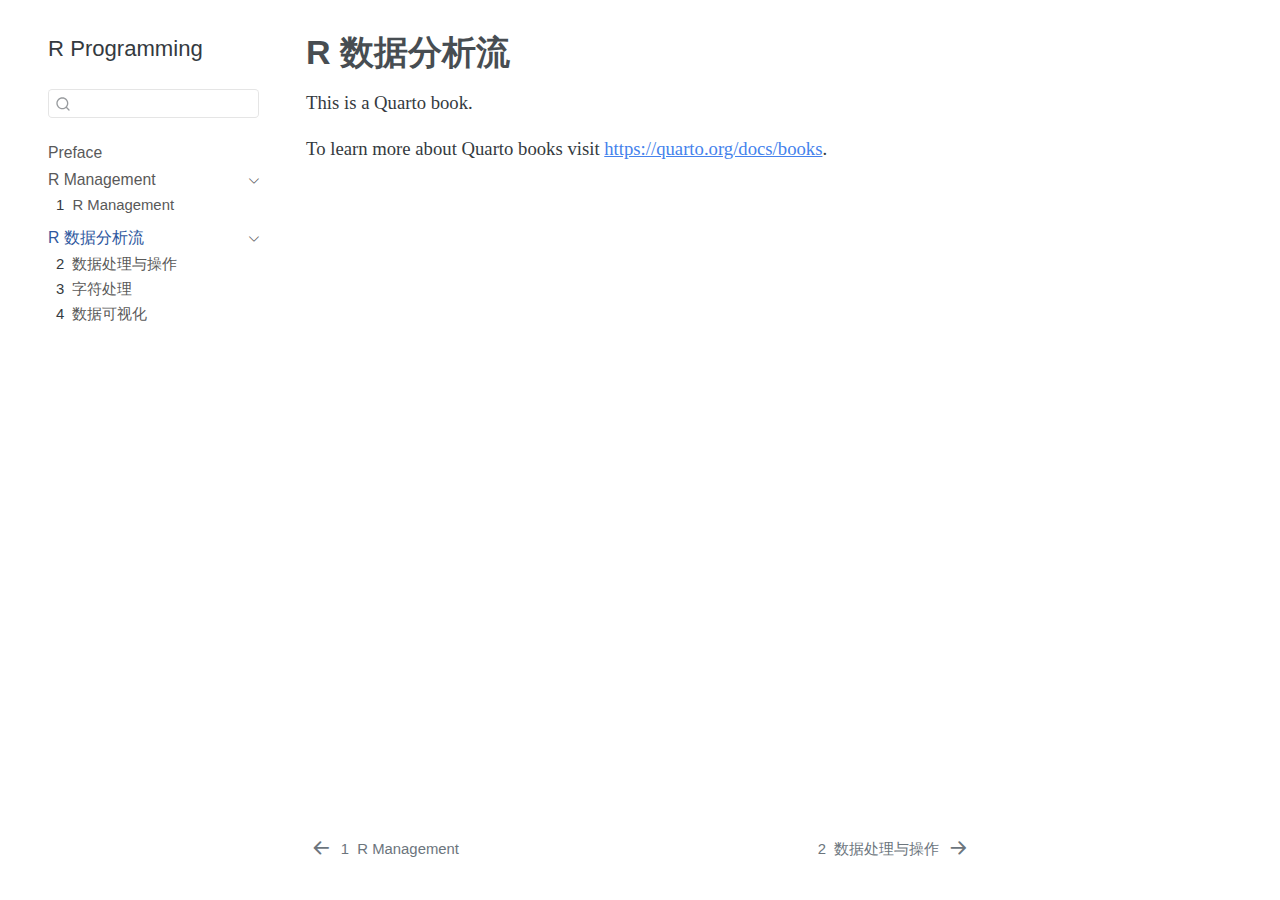
<file: tidyverse.html>
<!DOCTYPE html>
<html xmlns="http://www.w3.org/1999/xhtml" lang="en" xml:lang="en"><head>

<meta charset="utf-8">
<meta name="generator" content="quarto-1.3.450">

<meta name="viewport" content="width=device-width, initial-scale=1.0, user-scalable=yes">


<title>R Programming - R 数据分析流</title>
<style>
code{white-space: pre-wrap;}
span.smallcaps{font-variant: small-caps;}
div.columns{display: flex; gap: min(4vw, 1.5em);}
div.column{flex: auto; overflow-x: auto;}
div.hanging-indent{margin-left: 1.5em; text-indent: -1.5em;}
ul.task-list{list-style: none;}
ul.task-list li input[type="checkbox"] {
  width: 0.8em;
  margin: 0 0.8em 0.2em -1em; /* quarto-specific, see https://github.com/quarto-dev/quarto-cli/issues/4556 */ 
  vertical-align: middle;
}
</style>


<script src="site_libs/quarto-nav/quarto-nav.js"></script>
<script src="site_libs/quarto-nav/headroom.min.js"></script>
<script src="site_libs/clipboard/clipboard.min.js"></script>
<script src="site_libs/quarto-search/autocomplete.umd.js"></script>
<script src="site_libs/quarto-search/fuse.min.js"></script>
<script src="site_libs/quarto-search/quarto-search.js"></script>
<meta name="quarto:offset" content="./">
<link href="./dplyr.html" rel="next">
<link href="./rmanage.html" rel="prev">
<script src="site_libs/quarto-html/quarto.js"></script>
<script src="site_libs/quarto-html/popper.min.js"></script>
<script src="site_libs/quarto-html/tippy.umd.min.js"></script>
<script src="site_libs/quarto-html/anchor.min.js"></script>
<link href="site_libs/quarto-html/tippy.css" rel="stylesheet">
<link href="site_libs/quarto-html/quarto-syntax-highlighting.css" rel="stylesheet" id="quarto-text-highlighting-styles">
<script src="site_libs/bootstrap/bootstrap.min.js"></script>
<link href="site_libs/bootstrap/bootstrap-icons.css" rel="stylesheet">
<link href="site_libs/bootstrap/bootstrap.min.css" rel="stylesheet" id="quarto-bootstrap" data-mode="light">
<script id="quarto-search-options" type="application/json">{
  "location": "sidebar",
  "copy-button": false,
  "collapse-after": 3,
  "panel-placement": "start",
  "type": "textbox",
  "limit": 20,
  "language": {
    "search-no-results-text": "No results",
    "search-matching-documents-text": "matching documents",
    "search-copy-link-title": "Copy link to search",
    "search-hide-matches-text": "Hide additional matches",
    "search-more-match-text": "more match in this document",
    "search-more-matches-text": "more matches in this document",
    "search-clear-button-title": "Clear",
    "search-detached-cancel-button-title": "Cancel",
    "search-submit-button-title": "Submit",
    "search-label": "Search"
  }
}</script>


</head>

<body class="nav-sidebar floating">

<div id="quarto-search-results"></div>
  <header id="quarto-header" class="headroom fixed-top">
  <nav class="quarto-secondary-nav">
    <div class="container-fluid d-flex">
      <button type="button" class="quarto-btn-toggle btn" data-bs-toggle="collapse" data-bs-target="#quarto-sidebar,#quarto-sidebar-glass" aria-controls="quarto-sidebar" aria-expanded="false" aria-label="Toggle sidebar navigation" onclick="if (window.quartoToggleHeadroom) { window.quartoToggleHeadroom(); }">
        <i class="bi bi-layout-text-sidebar-reverse"></i>
      </button>
      <nav class="quarto-page-breadcrumbs" aria-label="breadcrumb"><ol class="breadcrumb"><li class="breadcrumb-item"><a href="./tidyverse.html">R 数据分析流</a></li></ol></nav>
      <a class="flex-grow-1" role="button" data-bs-toggle="collapse" data-bs-target="#quarto-sidebar,#quarto-sidebar-glass" aria-controls="quarto-sidebar" aria-expanded="false" aria-label="Toggle sidebar navigation" onclick="if (window.quartoToggleHeadroom) { window.quartoToggleHeadroom(); }">      
      </a>
      <button type="button" class="btn quarto-search-button" aria-label="" onclick="window.quartoOpenSearch();">
        <i class="bi bi-search"></i>
      </button>
    </div>
  </nav>
</header>
<!-- content -->
<div id="quarto-content" class="quarto-container page-columns page-rows-contents page-layout-article">
<!-- sidebar -->
  <nav id="quarto-sidebar" class="sidebar collapse collapse-horizontal sidebar-navigation floating overflow-auto">
    <div class="pt-lg-2 mt-2 text-left sidebar-header">
    <div class="sidebar-title mb-0 py-0">
      <a href="./">R Programming</a> 
    </div>
      </div>
        <div class="mt-2 flex-shrink-0 align-items-center">
        <div class="sidebar-search">
        <div id="quarto-search" class="" title="Search"></div>
        </div>
        </div>
    <div class="sidebar-menu-container"> 
    <ul class="list-unstyled mt-1">
        <li class="sidebar-item">
  <div class="sidebar-item-container"> 
  <a href="./index.html" class="sidebar-item-text sidebar-link">
 <span class="menu-text">Preface</span></a>
  </div>
</li>
        <li class="sidebar-item sidebar-item-section">
      <div class="sidebar-item-container"> 
            <a href="./intro.html" class="sidebar-item-text sidebar-link">
 <span class="menu-text">R Management</span></a>
          <a class="sidebar-item-toggle text-start" data-bs-toggle="collapse" data-bs-target="#quarto-sidebar-section-1" aria-expanded="true" aria-label="Toggle section">
            <i class="bi bi-chevron-right ms-2"></i>
          </a> 
      </div>
      <ul id="quarto-sidebar-section-1" class="collapse list-unstyled sidebar-section depth1 show">  
          <li class="sidebar-item">
  <div class="sidebar-item-container"> 
  <a href="./rmanage.html" class="sidebar-item-text sidebar-link">
 <span class="menu-text"><span class="chapter-number">1</span>&nbsp; <span class="chapter-title">R Management</span></span></a>
  </div>
</li>
      </ul>
  </li>
        <li class="sidebar-item sidebar-item-section">
      <div class="sidebar-item-container"> 
            <a href="./tidyverse.html" class="sidebar-item-text sidebar-link active">
 <span class="menu-text">R 数据分析流</span></a>
          <a class="sidebar-item-toggle text-start" data-bs-toggle="collapse" data-bs-target="#quarto-sidebar-section-2" aria-expanded="true" aria-label="Toggle section">
            <i class="bi bi-chevron-right ms-2"></i>
          </a> 
      </div>
      <ul id="quarto-sidebar-section-2" class="collapse list-unstyled sidebar-section depth1 show">  
          <li class="sidebar-item">
  <div class="sidebar-item-container"> 
  <a href="./dplyr.html" class="sidebar-item-text sidebar-link">
 <span class="menu-text"><span class="chapter-number">2</span>&nbsp; <span class="chapter-title">数据处理与操作</span></span></a>
  </div>
</li>
          <li class="sidebar-item">
  <div class="sidebar-item-container"> 
  <a href="./stringr.html" class="sidebar-item-text sidebar-link">
 <span class="menu-text"><span class="chapter-number">3</span>&nbsp; <span class="chapter-title">字符处理</span></span></a>
  </div>
</li>
          <li class="sidebar-item">
  <div class="sidebar-item-container"> 
  <a href="./ggplot2.html" class="sidebar-item-text sidebar-link">
 <span class="menu-text"><span class="chapter-number">4</span>&nbsp; <span class="chapter-title">数据可视化</span></span></a>
  </div>
</li>
      </ul>
  </li>
    </ul>
    </div>
</nav>
<div id="quarto-sidebar-glass" data-bs-toggle="collapse" data-bs-target="#quarto-sidebar,#quarto-sidebar-glass"></div>
<!-- margin-sidebar -->
    <div id="quarto-margin-sidebar" class="sidebar margin-sidebar">
        
    </div>
<!-- main -->
<main class="content" id="quarto-document-content">

<header id="title-block-header" class="quarto-title-block default">
<div class="quarto-title">
<h1 class="title">R 数据分析流</h1>
</div>



<div class="quarto-title-meta">

    
  
    
  </div>
  

</header>

<p>This is a Quarto book.</p>
<p>To learn more about Quarto books visit <a href="https://quarto.org/docs/books" class="uri">https://quarto.org/docs/books</a>.</p>



</main> <!-- /main -->
<script id="quarto-html-after-body" type="application/javascript">
window.document.addEventListener("DOMContentLoaded", function (event) {
  const toggleBodyColorMode = (bsSheetEl) => {
    const mode = bsSheetEl.getAttribute("data-mode");
    const bodyEl = window.document.querySelector("body");
    if (mode === "dark") {
      bodyEl.classList.add("quarto-dark");
      bodyEl.classList.remove("quarto-light");
    } else {
      bodyEl.classList.add("quarto-light");
      bodyEl.classList.remove("quarto-dark");
    }
  }
  const toggleBodyColorPrimary = () => {
    const bsSheetEl = window.document.querySelector("link#quarto-bootstrap");
    if (bsSheetEl) {
      toggleBodyColorMode(bsSheetEl);
    }
  }
  toggleBodyColorPrimary();  
  const icon = "";
  const anchorJS = new window.AnchorJS();
  anchorJS.options = {
    placement: 'right',
    icon: icon
  };
  anchorJS.add('.anchored');
  const isCodeAnnotation = (el) => {
    for (const clz of el.classList) {
      if (clz.startsWith('code-annotation-')) {                     
        return true;
      }
    }
    return false;
  }
  const clipboard = new window.ClipboardJS('.code-copy-button', {
    text: function(trigger) {
      const codeEl = trigger.previousElementSibling.cloneNode(true);
      for (const childEl of codeEl.children) {
        if (isCodeAnnotation(childEl)) {
          childEl.remove();
        }
      }
      return codeEl.innerText;
    }
  });
  clipboard.on('success', function(e) {
    // button target
    const button = e.trigger;
    // don't keep focus
    button.blur();
    // flash "checked"
    button.classList.add('code-copy-button-checked');
    var currentTitle = button.getAttribute("title");
    button.setAttribute("title", "Copied!");
    let tooltip;
    if (window.bootstrap) {
      button.setAttribute("data-bs-toggle", "tooltip");
      button.setAttribute("data-bs-placement", "left");
      button.setAttribute("data-bs-title", "Copied!");
      tooltip = new bootstrap.Tooltip(button, 
        { trigger: "manual", 
          customClass: "code-copy-button-tooltip",
          offset: [0, -8]});
      tooltip.show();    
    }
    setTimeout(function() {
      if (tooltip) {
        tooltip.hide();
        button.removeAttribute("data-bs-title");
        button.removeAttribute("data-bs-toggle");
        button.removeAttribute("data-bs-placement");
      }
      button.setAttribute("title", currentTitle);
      button.classList.remove('code-copy-button-checked');
    }, 1000);
    // clear code selection
    e.clearSelection();
  });
  function tippyHover(el, contentFn) {
    const config = {
      allowHTML: true,
      content: contentFn,
      maxWidth: 500,
      delay: 100,
      arrow: false,
      appendTo: function(el) {
          return el.parentElement;
      },
      interactive: true,
      interactiveBorder: 10,
      theme: 'quarto',
      placement: 'bottom-start'
    };
    window.tippy(el, config); 
  }
  const noterefs = window.document.querySelectorAll('a[role="doc-noteref"]');
  for (var i=0; i<noterefs.length; i++) {
    const ref = noterefs[i];
    tippyHover(ref, function() {
      // use id or data attribute instead here
      let href = ref.getAttribute('data-footnote-href') || ref.getAttribute('href');
      try { href = new URL(href).hash; } catch {}
      const id = href.replace(/^#\/?/, "");
      const note = window.document.getElementById(id);
      return note.innerHTML;
    });
  }
      let selectedAnnoteEl;
      const selectorForAnnotation = ( cell, annotation) => {
        let cellAttr = 'data-code-cell="' + cell + '"';
        let lineAttr = 'data-code-annotation="' +  annotation + '"';
        const selector = 'span[' + cellAttr + '][' + lineAttr + ']';
        return selector;
      }
      const selectCodeLines = (annoteEl) => {
        const doc = window.document;
        const targetCell = annoteEl.getAttribute("data-target-cell");
        const targetAnnotation = annoteEl.getAttribute("data-target-annotation");
        const annoteSpan = window.document.querySelector(selectorForAnnotation(targetCell, targetAnnotation));
        const lines = annoteSpan.getAttribute("data-code-lines").split(",");
        const lineIds = lines.map((line) => {
          return targetCell + "-" + line;
        })
        let top = null;
        let height = null;
        let parent = null;
        if (lineIds.length > 0) {
            //compute the position of the single el (top and bottom and make a div)
            const el = window.document.getElementById(lineIds[0]);
            top = el.offsetTop;
            height = el.offsetHeight;
            parent = el.parentElement.parentElement;
          if (lineIds.length > 1) {
            const lastEl = window.document.getElementById(lineIds[lineIds.length - 1]);
            const bottom = lastEl.offsetTop + lastEl.offsetHeight;
            height = bottom - top;
          }
          if (top !== null && height !== null && parent !== null) {
            // cook up a div (if necessary) and position it 
            let div = window.document.getElementById("code-annotation-line-highlight");
            if (div === null) {
              div = window.document.createElement("div");
              div.setAttribute("id", "code-annotation-line-highlight");
              div.style.position = 'absolute';
              parent.appendChild(div);
            }
            div.style.top = top - 2 + "px";
            div.style.height = height + 4 + "px";
            let gutterDiv = window.document.getElementById("code-annotation-line-highlight-gutter");
            if (gutterDiv === null) {
              gutterDiv = window.document.createElement("div");
              gutterDiv.setAttribute("id", "code-annotation-line-highlight-gutter");
              gutterDiv.style.position = 'absolute';
              const codeCell = window.document.getElementById(targetCell);
              const gutter = codeCell.querySelector('.code-annotation-gutter');
              gutter.appendChild(gutterDiv);
            }
            gutterDiv.style.top = top - 2 + "px";
            gutterDiv.style.height = height + 4 + "px";
          }
          selectedAnnoteEl = annoteEl;
        }
      };
      const unselectCodeLines = () => {
        const elementsIds = ["code-annotation-line-highlight", "code-annotation-line-highlight-gutter"];
        elementsIds.forEach((elId) => {
          const div = window.document.getElementById(elId);
          if (div) {
            div.remove();
          }
        });
        selectedAnnoteEl = undefined;
      };
      // Attach click handler to the DT
      const annoteDls = window.document.querySelectorAll('dt[data-target-cell]');
      for (const annoteDlNode of annoteDls) {
        annoteDlNode.addEventListener('click', (event) => {
          const clickedEl = event.target;
          if (clickedEl !== selectedAnnoteEl) {
            unselectCodeLines();
            const activeEl = window.document.querySelector('dt[data-target-cell].code-annotation-active');
            if (activeEl) {
              activeEl.classList.remove('code-annotation-active');
            }
            selectCodeLines(clickedEl);
            clickedEl.classList.add('code-annotation-active');
          } else {
            // Unselect the line
            unselectCodeLines();
            clickedEl.classList.remove('code-annotation-active');
          }
        });
      }
  const findCites = (el) => {
    const parentEl = el.parentElement;
    if (parentEl) {
      const cites = parentEl.dataset.cites;
      if (cites) {
        return {
          el,
          cites: cites.split(' ')
        };
      } else {
        return findCites(el.parentElement)
      }
    } else {
      return undefined;
    }
  };
  var bibliorefs = window.document.querySelectorAll('a[role="doc-biblioref"]');
  for (var i=0; i<bibliorefs.length; i++) {
    const ref = bibliorefs[i];
    const citeInfo = findCites(ref);
    if (citeInfo) {
      tippyHover(citeInfo.el, function() {
        var popup = window.document.createElement('div');
        citeInfo.cites.forEach(function(cite) {
          var citeDiv = window.document.createElement('div');
          citeDiv.classList.add('hanging-indent');
          citeDiv.classList.add('csl-entry');
          var biblioDiv = window.document.getElementById('ref-' + cite);
          if (biblioDiv) {
            citeDiv.innerHTML = biblioDiv.innerHTML;
          }
          popup.appendChild(citeDiv);
        });
        return popup.innerHTML;
      });
    }
  }
});
</script>
<nav class="page-navigation">
  <div class="nav-page nav-page-previous">
      <a href="./rmanage.html" class="pagination-link">
        <i class="bi bi-arrow-left-short"></i> <span class="nav-page-text"><span class="chapter-number">1</span>&nbsp; <span class="chapter-title">R Management</span></span>
      </a>          
  </div>
  <div class="nav-page nav-page-next">
      <a href="./dplyr.html" class="pagination-link">
        <span class="nav-page-text"><span class="chapter-number">2</span>&nbsp; <span class="chapter-title">数据处理与操作</span></span> <i class="bi bi-arrow-right-short"></i>
      </a>
  </div>
</nav>
</div> <!-- /content -->



</body></html>
</file>
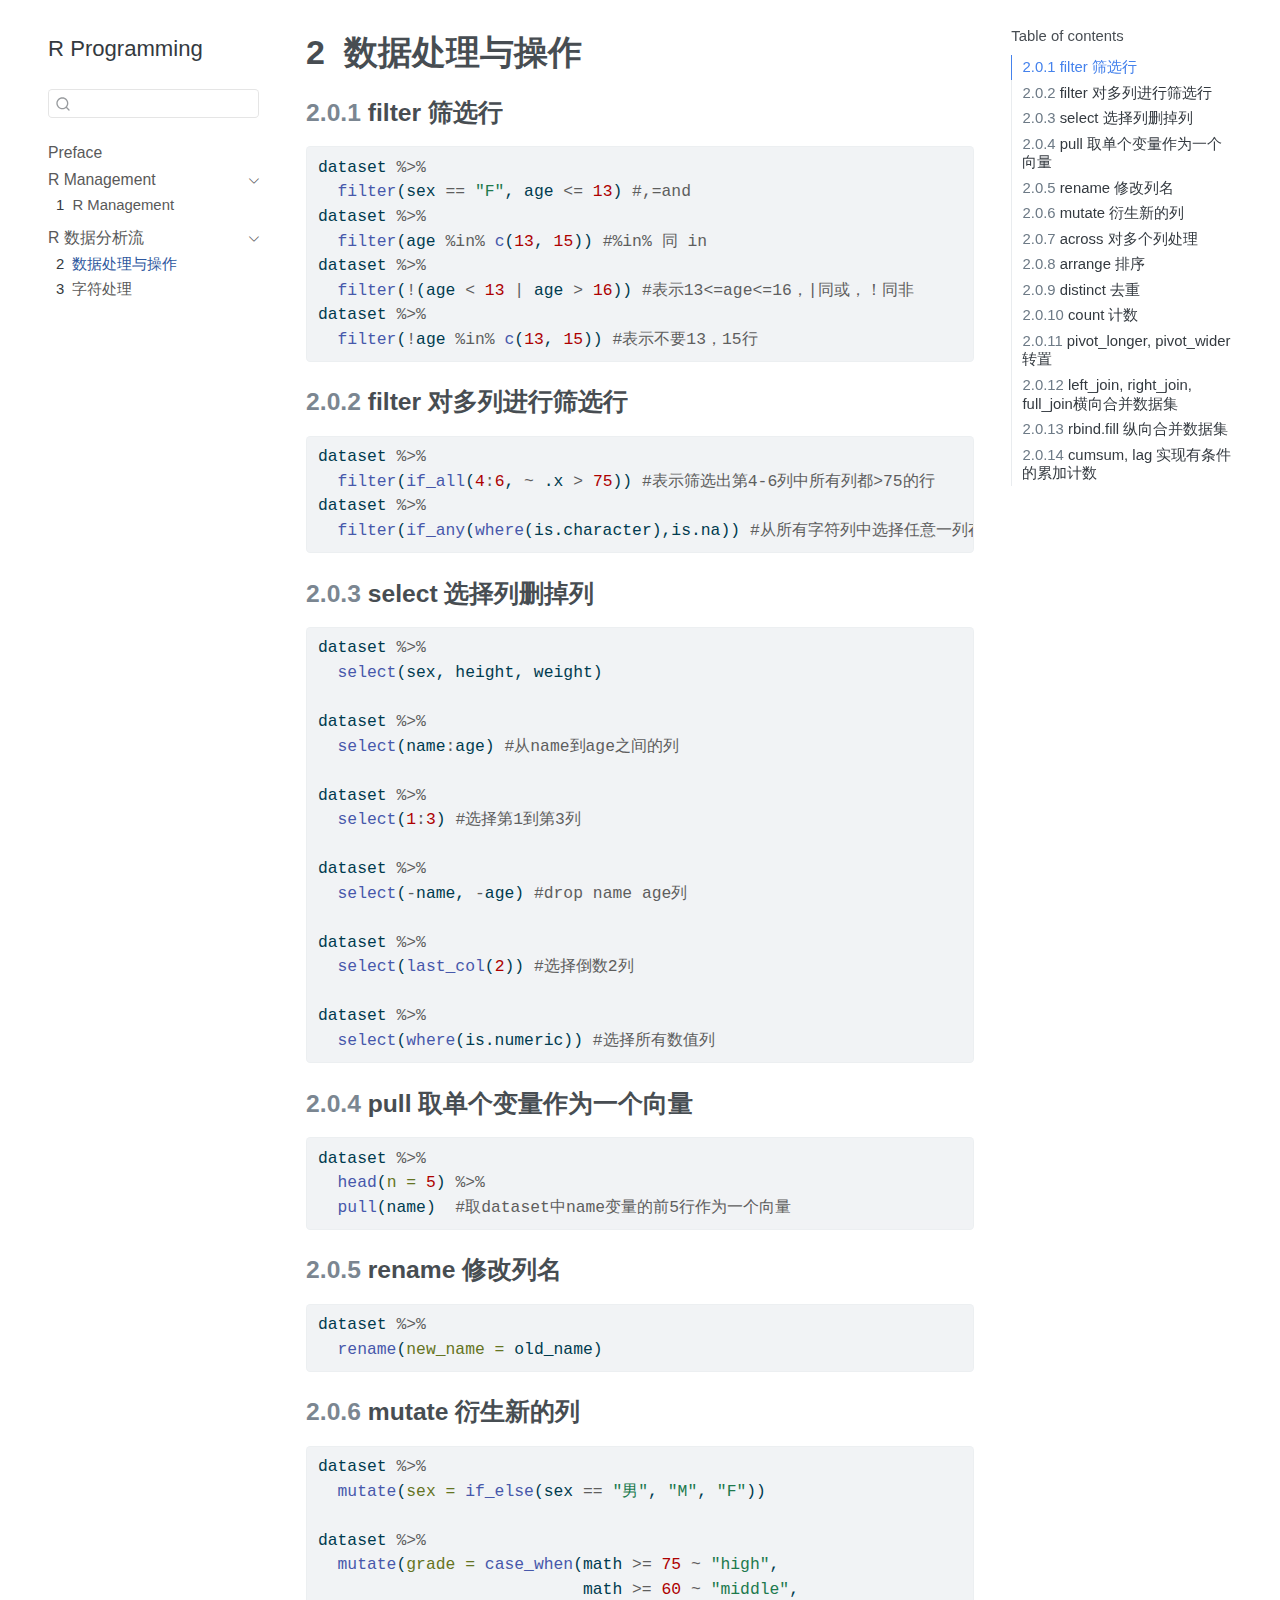
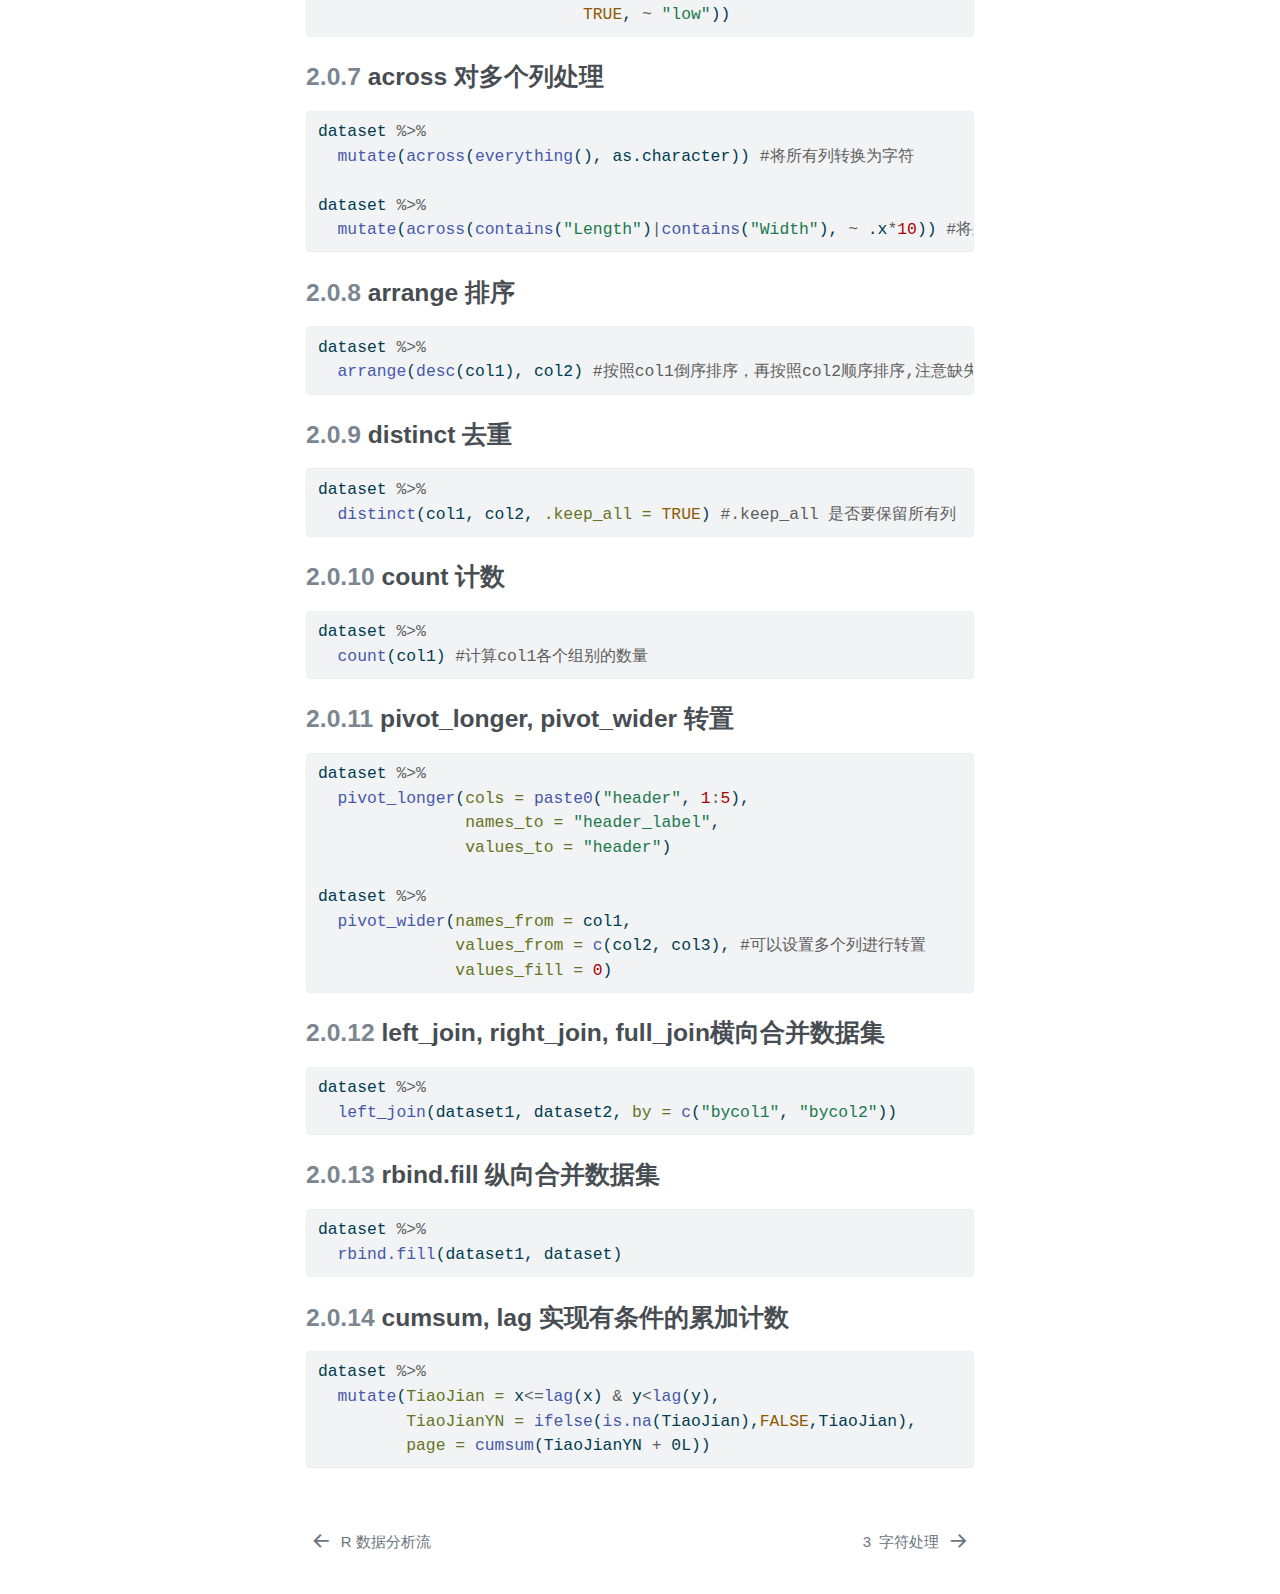
<file: _book/dplyr.html>
<!DOCTYPE html>
<html xmlns="http://www.w3.org/1999/xhtml" lang="en" xml:lang="en"><head>

<meta charset="utf-8">
<meta name="generator" content="quarto-1.3.450">

<meta name="viewport" content="width=device-width, initial-scale=1.0, user-scalable=yes">


<title>R Programming - 2&nbsp; 数据处理与操作</title>
<style>
code{white-space: pre-wrap;}
span.smallcaps{font-variant: small-caps;}
div.columns{display: flex; gap: min(4vw, 1.5em);}
div.column{flex: auto; overflow-x: auto;}
div.hanging-indent{margin-left: 1.5em; text-indent: -1.5em;}
ul.task-list{list-style: none;}
ul.task-list li input[type="checkbox"] {
  width: 0.8em;
  margin: 0 0.8em 0.2em -1em; /* quarto-specific, see https://github.com/quarto-dev/quarto-cli/issues/4556 */ 
  vertical-align: middle;
}
/* CSS for syntax highlighting */
pre > code.sourceCode { white-space: pre; position: relative; }
pre > code.sourceCode > span { display: inline-block; line-height: 1.25; }
pre > code.sourceCode > span:empty { height: 1.2em; }
.sourceCode { overflow: visible; }
code.sourceCode > span { color: inherit; text-decoration: inherit; }
div.sourceCode { margin: 1em 0; }
pre.sourceCode { margin: 0; }
@media screen {
div.sourceCode { overflow: auto; }
}
@media print {
pre > code.sourceCode { white-space: pre-wrap; }
pre > code.sourceCode > span { text-indent: -5em; padding-left: 5em; }
}
pre.numberSource code
  { counter-reset: source-line 0; }
pre.numberSource code > span
  { position: relative; left: -4em; counter-increment: source-line; }
pre.numberSource code > span > a:first-child::before
  { content: counter(source-line);
    position: relative; left: -1em; text-align: right; vertical-align: baseline;
    border: none; display: inline-block;
    -webkit-touch-callout: none; -webkit-user-select: none;
    -khtml-user-select: none; -moz-user-select: none;
    -ms-user-select: none; user-select: none;
    padding: 0 4px; width: 4em;
  }
pre.numberSource { margin-left: 3em;  padding-left: 4px; }
div.sourceCode
  {   }
@media screen {
pre > code.sourceCode > span > a:first-child::before { text-decoration: underline; }
}
</style>


<script src="site_libs/quarto-nav/quarto-nav.js"></script>
<script src="site_libs/quarto-nav/headroom.min.js"></script>
<script src="site_libs/clipboard/clipboard.min.js"></script>
<script src="site_libs/quarto-search/autocomplete.umd.js"></script>
<script src="site_libs/quarto-search/fuse.min.js"></script>
<script src="site_libs/quarto-search/quarto-search.js"></script>
<meta name="quarto:offset" content="./">
<link href="./stringr.html" rel="next">
<link href="./tidyverse.html" rel="prev">
<script src="site_libs/quarto-html/quarto.js"></script>
<script src="site_libs/quarto-html/popper.min.js"></script>
<script src="site_libs/quarto-html/tippy.umd.min.js"></script>
<script src="site_libs/quarto-html/anchor.min.js"></script>
<link href="site_libs/quarto-html/tippy.css" rel="stylesheet">
<link href="site_libs/quarto-html/quarto-syntax-highlighting.css" rel="stylesheet" id="quarto-text-highlighting-styles">
<script src="site_libs/bootstrap/bootstrap.min.js"></script>
<link href="site_libs/bootstrap/bootstrap-icons.css" rel="stylesheet">
<link href="site_libs/bootstrap/bootstrap.min.css" rel="stylesheet" id="quarto-bootstrap" data-mode="light">
<script id="quarto-search-options" type="application/json">{
  "location": "sidebar",
  "copy-button": false,
  "collapse-after": 3,
  "panel-placement": "start",
  "type": "textbox",
  "limit": 20,
  "language": {
    "search-no-results-text": "No results",
    "search-matching-documents-text": "matching documents",
    "search-copy-link-title": "Copy link to search",
    "search-hide-matches-text": "Hide additional matches",
    "search-more-match-text": "more match in this document",
    "search-more-matches-text": "more matches in this document",
    "search-clear-button-title": "Clear",
    "search-detached-cancel-button-title": "Cancel",
    "search-submit-button-title": "Submit",
    "search-label": "Search"
  }
}</script>


</head>

<body class="nav-sidebar floating">

<div id="quarto-search-results"></div>
  <header id="quarto-header" class="headroom fixed-top">
  <nav class="quarto-secondary-nav">
    <div class="container-fluid d-flex">
      <button type="button" class="quarto-btn-toggle btn" data-bs-toggle="collapse" data-bs-target="#quarto-sidebar,#quarto-sidebar-glass" aria-controls="quarto-sidebar" aria-expanded="false" aria-label="Toggle sidebar navigation" onclick="if (window.quartoToggleHeadroom) { window.quartoToggleHeadroom(); }">
        <i class="bi bi-layout-text-sidebar-reverse"></i>
      </button>
      <nav class="quarto-page-breadcrumbs" aria-label="breadcrumb"><ol class="breadcrumb"><li class="breadcrumb-item"><a href="./tidyverse.html">R 数据分析流</a></li><li class="breadcrumb-item"><a href="./dplyr.html"><span class="chapter-number">2</span>&nbsp; <span class="chapter-title">数据处理与操作</span></a></li></ol></nav>
      <a class="flex-grow-1" role="button" data-bs-toggle="collapse" data-bs-target="#quarto-sidebar,#quarto-sidebar-glass" aria-controls="quarto-sidebar" aria-expanded="false" aria-label="Toggle sidebar navigation" onclick="if (window.quartoToggleHeadroom) { window.quartoToggleHeadroom(); }">      
      </a>
      <button type="button" class="btn quarto-search-button" aria-label="" onclick="window.quartoOpenSearch();">
        <i class="bi bi-search"></i>
      </button>
    </div>
  </nav>
</header>
<!-- content -->
<div id="quarto-content" class="quarto-container page-columns page-rows-contents page-layout-article">
<!-- sidebar -->
  <nav id="quarto-sidebar" class="sidebar collapse collapse-horizontal sidebar-navigation floating overflow-auto">
    <div class="pt-lg-2 mt-2 text-left sidebar-header">
    <div class="sidebar-title mb-0 py-0">
      <a href="./">R Programming</a> 
    </div>
      </div>
        <div class="mt-2 flex-shrink-0 align-items-center">
        <div class="sidebar-search">
        <div id="quarto-search" class="" title="Search"></div>
        </div>
        </div>
    <div class="sidebar-menu-container"> 
    <ul class="list-unstyled mt-1">
        <li class="sidebar-item">
  <div class="sidebar-item-container"> 
  <a href="./index.html" class="sidebar-item-text sidebar-link">
 <span class="menu-text">Preface</span></a>
  </div>
</li>
        <li class="sidebar-item sidebar-item-section">
      <div class="sidebar-item-container"> 
            <a href="./intro.html" class="sidebar-item-text sidebar-link">
 <span class="menu-text">R Management</span></a>
          <a class="sidebar-item-toggle text-start" data-bs-toggle="collapse" data-bs-target="#quarto-sidebar-section-1" aria-expanded="true" aria-label="Toggle section">
            <i class="bi bi-chevron-right ms-2"></i>
          </a> 
      </div>
      <ul id="quarto-sidebar-section-1" class="collapse list-unstyled sidebar-section depth1 show">  
          <li class="sidebar-item">
  <div class="sidebar-item-container"> 
  <a href="./rmanage.html" class="sidebar-item-text sidebar-link">
 <span class="menu-text"><span class="chapter-number">1</span>&nbsp; <span class="chapter-title">R Management</span></span></a>
  </div>
</li>
      </ul>
  </li>
        <li class="sidebar-item sidebar-item-section">
      <div class="sidebar-item-container"> 
            <a href="./tidyverse.html" class="sidebar-item-text sidebar-link">
 <span class="menu-text">R 数据分析流</span></a>
          <a class="sidebar-item-toggle text-start" data-bs-toggle="collapse" data-bs-target="#quarto-sidebar-section-2" aria-expanded="true" aria-label="Toggle section">
            <i class="bi bi-chevron-right ms-2"></i>
          </a> 
      </div>
      <ul id="quarto-sidebar-section-2" class="collapse list-unstyled sidebar-section depth1 show">  
          <li class="sidebar-item">
  <div class="sidebar-item-container"> 
  <a href="./dplyr.html" class="sidebar-item-text sidebar-link active">
 <span class="menu-text"><span class="chapter-number">2</span>&nbsp; <span class="chapter-title">数据处理与操作</span></span></a>
  </div>
</li>
          <li class="sidebar-item">
  <div class="sidebar-item-container"> 
  <a href="./stringr.html" class="sidebar-item-text sidebar-link">
 <span class="menu-text"><span class="chapter-number">3</span>&nbsp; <span class="chapter-title">字符处理</span></span></a>
  </div>
</li>
      </ul>
  </li>
    </ul>
    </div>
</nav>
<div id="quarto-sidebar-glass" data-bs-toggle="collapse" data-bs-target="#quarto-sidebar,#quarto-sidebar-glass"></div>
<!-- margin-sidebar -->
    <div id="quarto-margin-sidebar" class="sidebar margin-sidebar">
        <nav id="TOC" role="doc-toc" class="toc-active">
    <h2 id="toc-title">Table of contents</h2>
   
  <ul>
  <li><a href="#filter-筛选行" id="toc-filter-筛选行" class="nav-link active" data-scroll-target="#filter-筛选行"><span class="header-section-number">2.0.1</span> filter 筛选行</a></li>
  <li><a href="#filter-对多列进行筛选行" id="toc-filter-对多列进行筛选行" class="nav-link" data-scroll-target="#filter-对多列进行筛选行"><span class="header-section-number">2.0.2</span> filter 对多列进行筛选行</a></li>
  <li><a href="#select-选择列删掉列" id="toc-select-选择列删掉列" class="nav-link" data-scroll-target="#select-选择列删掉列"><span class="header-section-number">2.0.3</span> select 选择列删掉列</a></li>
  <li><a href="#pull-取单个变量作为一个向量" id="toc-pull-取单个变量作为一个向量" class="nav-link" data-scroll-target="#pull-取单个变量作为一个向量"><span class="header-section-number">2.0.4</span> pull 取单个变量作为一个向量</a></li>
  <li><a href="#rename-修改列名" id="toc-rename-修改列名" class="nav-link" data-scroll-target="#rename-修改列名"><span class="header-section-number">2.0.5</span> rename 修改列名</a></li>
  <li><a href="#mutate-衍生新的列" id="toc-mutate-衍生新的列" class="nav-link" data-scroll-target="#mutate-衍生新的列"><span class="header-section-number">2.0.6</span> mutate 衍生新的列</a></li>
  <li><a href="#across-对多个列处理" id="toc-across-对多个列处理" class="nav-link" data-scroll-target="#across-对多个列处理"><span class="header-section-number">2.0.7</span> across 对多个列处理</a></li>
  <li><a href="#arrange-排序" id="toc-arrange-排序" class="nav-link" data-scroll-target="#arrange-排序"><span class="header-section-number">2.0.8</span> arrange 排序</a></li>
  <li><a href="#distinct-去重" id="toc-distinct-去重" class="nav-link" data-scroll-target="#distinct-去重"><span class="header-section-number">2.0.9</span> distinct 去重</a></li>
  <li><a href="#count-计数" id="toc-count-计数" class="nav-link" data-scroll-target="#count-计数"><span class="header-section-number">2.0.10</span> count 计数</a></li>
  <li><a href="#pivot_longer-pivot_wider-转置" id="toc-pivot_longer-pivot_wider-转置" class="nav-link" data-scroll-target="#pivot_longer-pivot_wider-转置"><span class="header-section-number">2.0.11</span> pivot_longer, pivot_wider 转置</a></li>
  <li><a href="#left_join-right_join-full_join横向合并数据集" id="toc-left_join-right_join-full_join横向合并数据集" class="nav-link" data-scroll-target="#left_join-right_join-full_join横向合并数据集"><span class="header-section-number">2.0.12</span> left_join, right_join, full_join横向合并数据集</a></li>
  <li><a href="#rbind.fill-纵向合并数据集" id="toc-rbind.fill-纵向合并数据集" class="nav-link" data-scroll-target="#rbind.fill-纵向合并数据集"><span class="header-section-number">2.0.13</span> rbind.fill 纵向合并数据集</a></li>
  <li><a href="#cumsum-lag-实现有条件的累加计数" id="toc-cumsum-lag-实现有条件的累加计数" class="nav-link" data-scroll-target="#cumsum-lag-实现有条件的累加计数"><span class="header-section-number">2.0.14</span> cumsum, lag 实现有条件的累加计数</a></li>
  </ul>
</nav>
    </div>
<!-- main -->
<main class="content" id="quarto-document-content">

<header id="title-block-header" class="quarto-title-block default">
<div class="quarto-title">
<h1 class="title"><span class="chapter-number">2</span>&nbsp; <span class="chapter-title">数据处理与操作</span></h1>
</div>



<div class="quarto-title-meta">

    
  
    
  </div>
  

</header>

<section id="filter-筛选行" class="level3" data-number="2.0.1">
<h3 data-number="2.0.1" class="anchored" data-anchor-id="filter-筛选行"><span class="header-section-number">2.0.1</span> filter 筛选行</h3>
<div class="sourceCode" id="cb1"><pre class="sourceCode r code-with-copy"><code class="sourceCode r"><span id="cb1-1"><a href="#cb1-1" aria-hidden="true" tabindex="-1"></a>dataset <span class="sc">%&gt;%</span>    </span>
<span id="cb1-2"><a href="#cb1-2" aria-hidden="true" tabindex="-1"></a>  <span class="fu">filter</span>(sex <span class="sc">==</span> <span class="st">"F"</span>, age <span class="sc">&lt;=</span> <span class="dv">13</span>) <span class="co">#,=and  </span></span>
<span id="cb1-3"><a href="#cb1-3" aria-hidden="true" tabindex="-1"></a>dataset <span class="sc">%&gt;%</span>    </span>
<span id="cb1-4"><a href="#cb1-4" aria-hidden="true" tabindex="-1"></a>  <span class="fu">filter</span>(age <span class="sc">%in%</span> <span class="fu">c</span>(<span class="dv">13</span>, <span class="dv">15</span>)) <span class="co">#%in% 同 in  </span></span>
<span id="cb1-5"><a href="#cb1-5" aria-hidden="true" tabindex="-1"></a>dataset <span class="sc">%&gt;%</span>    </span>
<span id="cb1-6"><a href="#cb1-6" aria-hidden="true" tabindex="-1"></a>  <span class="fu">filter</span>(<span class="sc">!</span>(age <span class="sc">&lt;</span> <span class="dv">13</span> <span class="sc">|</span> age <span class="sc">&gt;</span> <span class="dv">16</span>)) <span class="co">#表示13&lt;=age&lt;=16，|同或，！同非 </span></span>
<span id="cb1-7"><a href="#cb1-7" aria-hidden="true" tabindex="-1"></a>dataset <span class="sc">%&gt;%</span>    </span>
<span id="cb1-8"><a href="#cb1-8" aria-hidden="true" tabindex="-1"></a>  <span class="fu">filter</span>(<span class="sc">!</span>age <span class="sc">%in%</span> <span class="fu">c</span>(<span class="dv">13</span>, <span class="dv">15</span>)) <span class="co">#表示不要13，15行</span></span></code><button title="Copy to Clipboard" class="code-copy-button"><i class="bi"></i></button></pre></div>
</section>
<section id="filter-对多列进行筛选行" class="level3" data-number="2.0.2">
<h3 data-number="2.0.2" class="anchored" data-anchor-id="filter-对多列进行筛选行"><span class="header-section-number">2.0.2</span> filter 对多列进行筛选行</h3>
<div class="sourceCode" id="cb2"><pre class="sourceCode r code-with-copy"><code class="sourceCode r"><span id="cb2-1"><a href="#cb2-1" aria-hidden="true" tabindex="-1"></a>dataset <span class="sc">%&gt;%</span>    </span>
<span id="cb2-2"><a href="#cb2-2" aria-hidden="true" tabindex="-1"></a>  <span class="fu">filter</span>(<span class="fu">if_all</span>(<span class="dv">4</span><span class="sc">:</span><span class="dv">6</span>, <span class="sc">~</span> .x <span class="sc">&gt;</span> <span class="dv">75</span>)) <span class="co">#表示筛选出第4-6列中所有列都&gt;75的行</span></span>
<span id="cb2-3"><a href="#cb2-3" aria-hidden="true" tabindex="-1"></a>dataset <span class="sc">%&gt;%</span> </span>
<span id="cb2-4"><a href="#cb2-4" aria-hidden="true" tabindex="-1"></a>  <span class="fu">filter</span>(<span class="fu">if_any</span>(<span class="fu">where</span>(is.character),is.na)) <span class="co">#从所有字符列中选择任意一列存在NA的行</span></span></code><button title="Copy to Clipboard" class="code-copy-button"><i class="bi"></i></button></pre></div>
</section>
<section id="select-选择列删掉列" class="level3" data-number="2.0.3">
<h3 data-number="2.0.3" class="anchored" data-anchor-id="select-选择列删掉列"><span class="header-section-number">2.0.3</span> select 选择列删掉列</h3>
<div class="sourceCode" id="cb3"><pre class="sourceCode r code-with-copy"><code class="sourceCode r"><span id="cb3-1"><a href="#cb3-1" aria-hidden="true" tabindex="-1"></a>dataset <span class="sc">%&gt;%</span> </span>
<span id="cb3-2"><a href="#cb3-2" aria-hidden="true" tabindex="-1"></a>  <span class="fu">select</span>(sex, height, weight)</span>
<span id="cb3-3"><a href="#cb3-3" aria-hidden="true" tabindex="-1"></a></span>
<span id="cb3-4"><a href="#cb3-4" aria-hidden="true" tabindex="-1"></a>dataset <span class="sc">%&gt;%</span> </span>
<span id="cb3-5"><a href="#cb3-5" aria-hidden="true" tabindex="-1"></a>  <span class="fu">select</span>(name<span class="sc">:</span>age) <span class="co">#从name到age之间的列</span></span>
<span id="cb3-6"><a href="#cb3-6" aria-hidden="true" tabindex="-1"></a></span>
<span id="cb3-7"><a href="#cb3-7" aria-hidden="true" tabindex="-1"></a>dataset <span class="sc">%&gt;%</span> </span>
<span id="cb3-8"><a href="#cb3-8" aria-hidden="true" tabindex="-1"></a>  <span class="fu">select</span>(<span class="dv">1</span><span class="sc">:</span><span class="dv">3</span>) <span class="co">#选择第1到第3列</span></span>
<span id="cb3-9"><a href="#cb3-9" aria-hidden="true" tabindex="-1"></a></span>
<span id="cb3-10"><a href="#cb3-10" aria-hidden="true" tabindex="-1"></a>dataset <span class="sc">%&gt;%</span> </span>
<span id="cb3-11"><a href="#cb3-11" aria-hidden="true" tabindex="-1"></a>  <span class="fu">select</span>(<span class="sc">-</span>name, <span class="sc">-</span>age) <span class="co">#drop name age列</span></span>
<span id="cb3-12"><a href="#cb3-12" aria-hidden="true" tabindex="-1"></a></span>
<span id="cb3-13"><a href="#cb3-13" aria-hidden="true" tabindex="-1"></a>dataset <span class="sc">%&gt;%</span> </span>
<span id="cb3-14"><a href="#cb3-14" aria-hidden="true" tabindex="-1"></a>  <span class="fu">select</span>(<span class="fu">last_col</span>(<span class="dv">2</span>)) <span class="co">#选择倒数2列</span></span>
<span id="cb3-15"><a href="#cb3-15" aria-hidden="true" tabindex="-1"></a></span>
<span id="cb3-16"><a href="#cb3-16" aria-hidden="true" tabindex="-1"></a>dataset <span class="sc">%&gt;%</span> </span>
<span id="cb3-17"><a href="#cb3-17" aria-hidden="true" tabindex="-1"></a>  <span class="fu">select</span>(<span class="fu">where</span>(is.numeric)) <span class="co">#选择所有数值列</span></span></code><button title="Copy to Clipboard" class="code-copy-button"><i class="bi"></i></button></pre></div>
</section>
<section id="pull-取单个变量作为一个向量" class="level3" data-number="2.0.4">
<h3 data-number="2.0.4" class="anchored" data-anchor-id="pull-取单个变量作为一个向量"><span class="header-section-number">2.0.4</span> pull 取单个变量作为一个向量</h3>
<div class="sourceCode" id="cb4"><pre class="sourceCode r code-with-copy"><code class="sourceCode r"><span id="cb4-1"><a href="#cb4-1" aria-hidden="true" tabindex="-1"></a>dataset <span class="sc">%&gt;%</span> </span>
<span id="cb4-2"><a href="#cb4-2" aria-hidden="true" tabindex="-1"></a>  <span class="fu">head</span>(<span class="at">n =</span> <span class="dv">5</span>) <span class="sc">%&gt;%</span> </span>
<span id="cb4-3"><a href="#cb4-3" aria-hidden="true" tabindex="-1"></a>  <span class="fu">pull</span>(name)  <span class="co">#取dataset中name变量的前5行作为一个向量</span></span></code><button title="Copy to Clipboard" class="code-copy-button"><i class="bi"></i></button></pre></div>
</section>
<section id="rename-修改列名" class="level3" data-number="2.0.5">
<h3 data-number="2.0.5" class="anchored" data-anchor-id="rename-修改列名"><span class="header-section-number">2.0.5</span> rename 修改列名</h3>
<div class="sourceCode" id="cb5"><pre class="sourceCode r code-with-copy"><code class="sourceCode r"><span id="cb5-1"><a href="#cb5-1" aria-hidden="true" tabindex="-1"></a>dataset <span class="sc">%&gt;%</span> </span>
<span id="cb5-2"><a href="#cb5-2" aria-hidden="true" tabindex="-1"></a>  <span class="fu">rename</span>(<span class="at">new_name =</span> old_name)</span></code><button title="Copy to Clipboard" class="code-copy-button"><i class="bi"></i></button></pre></div>
</section>
<section id="mutate-衍生新的列" class="level3" data-number="2.0.6">
<h3 data-number="2.0.6" class="anchored" data-anchor-id="mutate-衍生新的列"><span class="header-section-number">2.0.6</span> mutate 衍生新的列</h3>
<div class="sourceCode" id="cb6"><pre class="sourceCode r code-with-copy"><code class="sourceCode r"><span id="cb6-1"><a href="#cb6-1" aria-hidden="true" tabindex="-1"></a>dataset <span class="sc">%&gt;%</span> </span>
<span id="cb6-2"><a href="#cb6-2" aria-hidden="true" tabindex="-1"></a>  <span class="fu">mutate</span>(<span class="at">sex =</span> <span class="fu">if_else</span>(sex <span class="sc">==</span> <span class="st">"男"</span>, <span class="st">"M"</span>, <span class="st">"F"</span>))</span>
<span id="cb6-3"><a href="#cb6-3" aria-hidden="true" tabindex="-1"></a></span>
<span id="cb6-4"><a href="#cb6-4" aria-hidden="true" tabindex="-1"></a>dataset <span class="sc">%&gt;%</span> </span>
<span id="cb6-5"><a href="#cb6-5" aria-hidden="true" tabindex="-1"></a>  <span class="fu">mutate</span>(<span class="at">grade =</span> <span class="fu">case_when</span>(math <span class="sc">&gt;=</span> <span class="dv">75</span> <span class="sc">~</span> <span class="st">"high"</span>,</span>
<span id="cb6-6"><a href="#cb6-6" aria-hidden="true" tabindex="-1"></a>                           math <span class="sc">&gt;=</span> <span class="dv">60</span> <span class="sc">~</span> <span class="st">"middle"</span>,</span>
<span id="cb6-7"><a href="#cb6-7" aria-hidden="true" tabindex="-1"></a>                           <span class="cn">TRUE</span>, <span class="sc">~</span> <span class="st">"low"</span>))</span></code><button title="Copy to Clipboard" class="code-copy-button"><i class="bi"></i></button></pre></div>
</section>
<section id="across-对多个列处理" class="level3" data-number="2.0.7">
<h3 data-number="2.0.7" class="anchored" data-anchor-id="across-对多个列处理"><span class="header-section-number">2.0.7</span> across 对多个列处理</h3>
<div class="sourceCode" id="cb7"><pre class="sourceCode r code-with-copy"><code class="sourceCode r"><span id="cb7-1"><a href="#cb7-1" aria-hidden="true" tabindex="-1"></a>dataset <span class="sc">%&gt;%</span> </span>
<span id="cb7-2"><a href="#cb7-2" aria-hidden="true" tabindex="-1"></a>  <span class="fu">mutate</span>(<span class="fu">across</span>(<span class="fu">everything</span>(), as.character)) <span class="co">#将所有列转换为字符</span></span>
<span id="cb7-3"><a href="#cb7-3" aria-hidden="true" tabindex="-1"></a></span>
<span id="cb7-4"><a href="#cb7-4" aria-hidden="true" tabindex="-1"></a>dataset <span class="sc">%&gt;%</span> </span>
<span id="cb7-5"><a href="#cb7-5" aria-hidden="true" tabindex="-1"></a>  <span class="fu">mutate</span>(<span class="fu">across</span>(<span class="fu">contains</span>(<span class="st">"Length"</span>)<span class="sc">|</span><span class="fu">contains</span>(<span class="st">"Width"</span>), <span class="sc">~</span> .x<span class="sc">*</span><span class="dv">10</span>)) <span class="co">#将列名中含有Length或Width字符的列*10</span></span></code><button title="Copy to Clipboard" class="code-copy-button"><i class="bi"></i></button></pre></div>
</section>
<section id="arrange-排序" class="level3" data-number="2.0.8">
<h3 data-number="2.0.8" class="anchored" data-anchor-id="arrange-排序"><span class="header-section-number">2.0.8</span> arrange 排序</h3>
<div class="sourceCode" id="cb8"><pre class="sourceCode r code-with-copy"><code class="sourceCode r"><span id="cb8-1"><a href="#cb8-1" aria-hidden="true" tabindex="-1"></a>dataset <span class="sc">%&gt;%</span> </span>
<span id="cb8-2"><a href="#cb8-2" aria-hidden="true" tabindex="-1"></a>  <span class="fu">arrange</span>(<span class="fu">desc</span>(col1), col2) <span class="co">#按照col1倒序排序，再按照col2顺序排序,注意缺失值NA排在最后面，不同于SAS</span></span></code><button title="Copy to Clipboard" class="code-copy-button"><i class="bi"></i></button></pre></div>
</section>
<section id="distinct-去重" class="level3" data-number="2.0.9">
<h3 data-number="2.0.9" class="anchored" data-anchor-id="distinct-去重"><span class="header-section-number">2.0.9</span> distinct 去重</h3>
<div class="sourceCode" id="cb9"><pre class="sourceCode r code-with-copy"><code class="sourceCode r"><span id="cb9-1"><a href="#cb9-1" aria-hidden="true" tabindex="-1"></a>dataset <span class="sc">%&gt;%</span> </span>
<span id="cb9-2"><a href="#cb9-2" aria-hidden="true" tabindex="-1"></a>  <span class="fu">distinct</span>(col1, col2, <span class="at">.keep_all =</span> <span class="cn">TRUE</span>) <span class="co">#.keep_all 是否要保留所有列</span></span></code><button title="Copy to Clipboard" class="code-copy-button"><i class="bi"></i></button></pre></div>
</section>
<section id="count-计数" class="level3" data-number="2.0.10">
<h3 data-number="2.0.10" class="anchored" data-anchor-id="count-计数"><span class="header-section-number">2.0.10</span> count 计数</h3>
<div class="sourceCode" id="cb10"><pre class="sourceCode r code-with-copy"><code class="sourceCode r"><span id="cb10-1"><a href="#cb10-1" aria-hidden="true" tabindex="-1"></a>dataset <span class="sc">%&gt;%</span> </span>
<span id="cb10-2"><a href="#cb10-2" aria-hidden="true" tabindex="-1"></a>  <span class="fu">count</span>(col1) <span class="co">#计算col1各个组别的数量</span></span></code><button title="Copy to Clipboard" class="code-copy-button"><i class="bi"></i></button></pre></div>
</section>
<section id="pivot_longer-pivot_wider-转置" class="level3" data-number="2.0.11">
<h3 data-number="2.0.11" class="anchored" data-anchor-id="pivot_longer-pivot_wider-转置"><span class="header-section-number">2.0.11</span> pivot_longer, pivot_wider 转置</h3>
<div class="sourceCode" id="cb11"><pre class="sourceCode r code-with-copy"><code class="sourceCode r"><span id="cb11-1"><a href="#cb11-1" aria-hidden="true" tabindex="-1"></a>dataset <span class="sc">%&gt;%</span> </span>
<span id="cb11-2"><a href="#cb11-2" aria-hidden="true" tabindex="-1"></a>  <span class="fu">pivot_longer</span>(<span class="at">cols =</span> <span class="fu">paste0</span>(<span class="st">"header"</span>, <span class="dv">1</span><span class="sc">:</span><span class="dv">5</span>),</span>
<span id="cb11-3"><a href="#cb11-3" aria-hidden="true" tabindex="-1"></a>               <span class="at">names_to =</span> <span class="st">"header_label"</span>,</span>
<span id="cb11-4"><a href="#cb11-4" aria-hidden="true" tabindex="-1"></a>               <span class="at">values_to =</span> <span class="st">"header"</span>)</span>
<span id="cb11-5"><a href="#cb11-5" aria-hidden="true" tabindex="-1"></a></span>
<span id="cb11-6"><a href="#cb11-6" aria-hidden="true" tabindex="-1"></a>dataset <span class="sc">%&gt;%</span> </span>
<span id="cb11-7"><a href="#cb11-7" aria-hidden="true" tabindex="-1"></a>  <span class="fu">pivot_wider</span>(<span class="at">names_from =</span> col1,</span>
<span id="cb11-8"><a href="#cb11-8" aria-hidden="true" tabindex="-1"></a>              <span class="at">values_from =</span> <span class="fu">c</span>(col2, col3), <span class="co">#可以设置多个列进行转置</span></span>
<span id="cb11-9"><a href="#cb11-9" aria-hidden="true" tabindex="-1"></a>              <span class="at">values_fill =</span> <span class="dv">0</span>)</span></code><button title="Copy to Clipboard" class="code-copy-button"><i class="bi"></i></button></pre></div>
</section>
<section id="left_join-right_join-full_join横向合并数据集" class="level3" data-number="2.0.12">
<h3 data-number="2.0.12" class="anchored" data-anchor-id="left_join-right_join-full_join横向合并数据集"><span class="header-section-number">2.0.12</span> left_join, right_join, full_join横向合并数据集</h3>
<div class="sourceCode" id="cb12"><pre class="sourceCode r code-with-copy"><code class="sourceCode r"><span id="cb12-1"><a href="#cb12-1" aria-hidden="true" tabindex="-1"></a>dataset <span class="sc">%&gt;%</span> </span>
<span id="cb12-2"><a href="#cb12-2" aria-hidden="true" tabindex="-1"></a>  <span class="fu">left_join</span>(dataset1, dataset2, <span class="at">by =</span> <span class="fu">c</span>(<span class="st">"bycol1"</span>, <span class="st">"bycol2"</span>))</span></code><button title="Copy to Clipboard" class="code-copy-button"><i class="bi"></i></button></pre></div>
</section>
<section id="rbind.fill-纵向合并数据集" class="level3" data-number="2.0.13">
<h3 data-number="2.0.13" class="anchored" data-anchor-id="rbind.fill-纵向合并数据集"><span class="header-section-number">2.0.13</span> rbind.fill 纵向合并数据集</h3>
<div class="sourceCode" id="cb13"><pre class="sourceCode r code-with-copy"><code class="sourceCode r"><span id="cb13-1"><a href="#cb13-1" aria-hidden="true" tabindex="-1"></a>dataset <span class="sc">%&gt;%</span> </span>
<span id="cb13-2"><a href="#cb13-2" aria-hidden="true" tabindex="-1"></a>  <span class="fu">rbind.fill</span>(dataset1, dataset)</span></code><button title="Copy to Clipboard" class="code-copy-button"><i class="bi"></i></button></pre></div>
</section>
<section id="cumsum-lag-实现有条件的累加计数" class="level3" data-number="2.0.14">
<h3 data-number="2.0.14" class="anchored" data-anchor-id="cumsum-lag-实现有条件的累加计数"><span class="header-section-number">2.0.14</span> cumsum, lag 实现有条件的累加计数</h3>
<div class="sourceCode" id="cb14"><pre class="sourceCode r code-with-copy"><code class="sourceCode r"><span id="cb14-1"><a href="#cb14-1" aria-hidden="true" tabindex="-1"></a>dataset <span class="sc">%&gt;%</span> </span>
<span id="cb14-2"><a href="#cb14-2" aria-hidden="true" tabindex="-1"></a>  <span class="fu">mutate</span>(<span class="at">TiaoJian =</span> x<span class="sc">&lt;=</span><span class="fu">lag</span>(x) <span class="sc">&amp;</span> y<span class="sc">&lt;</span><span class="fu">lag</span>(y),</span>
<span id="cb14-3"><a href="#cb14-3" aria-hidden="true" tabindex="-1"></a>         <span class="at">TiaoJianYN =</span> <span class="fu">ifelse</span>(<span class="fu">is.na</span>(TiaoJian),<span class="cn">FALSE</span>,TiaoJian),</span>
<span id="cb14-4"><a href="#cb14-4" aria-hidden="true" tabindex="-1"></a>         <span class="at">page =</span> <span class="fu">cumsum</span>(TiaoJianYN <span class="sc">+</span> 0L))</span></code><button title="Copy to Clipboard" class="code-copy-button"><i class="bi"></i></button></pre></div>


</section>

</main> <!-- /main -->
<script id="quarto-html-after-body" type="application/javascript">
window.document.addEventListener("DOMContentLoaded", function (event) {
  const toggleBodyColorMode = (bsSheetEl) => {
    const mode = bsSheetEl.getAttribute("data-mode");
    const bodyEl = window.document.querySelector("body");
    if (mode === "dark") {
      bodyEl.classList.add("quarto-dark");
      bodyEl.classList.remove("quarto-light");
    } else {
      bodyEl.classList.add("quarto-light");
      bodyEl.classList.remove("quarto-dark");
    }
  }
  const toggleBodyColorPrimary = () => {
    const bsSheetEl = window.document.querySelector("link#quarto-bootstrap");
    if (bsSheetEl) {
      toggleBodyColorMode(bsSheetEl);
    }
  }
  toggleBodyColorPrimary();  
  const icon = "";
  const anchorJS = new window.AnchorJS();
  anchorJS.options = {
    placement: 'right',
    icon: icon
  };
  anchorJS.add('.anchored');
  const isCodeAnnotation = (el) => {
    for (const clz of el.classList) {
      if (clz.startsWith('code-annotation-')) {                     
        return true;
      }
    }
    return false;
  }
  const clipboard = new window.ClipboardJS('.code-copy-button', {
    text: function(trigger) {
      const codeEl = trigger.previousElementSibling.cloneNode(true);
      for (const childEl of codeEl.children) {
        if (isCodeAnnotation(childEl)) {
          childEl.remove();
        }
      }
      return codeEl.innerText;
    }
  });
  clipboard.on('success', function(e) {
    // button target
    const button = e.trigger;
    // don't keep focus
    button.blur();
    // flash "checked"
    button.classList.add('code-copy-button-checked');
    var currentTitle = button.getAttribute("title");
    button.setAttribute("title", "Copied!");
    let tooltip;
    if (window.bootstrap) {
      button.setAttribute("data-bs-toggle", "tooltip");
      button.setAttribute("data-bs-placement", "left");
      button.setAttribute("data-bs-title", "Copied!");
      tooltip = new bootstrap.Tooltip(button, 
        { trigger: "manual", 
          customClass: "code-copy-button-tooltip",
          offset: [0, -8]});
      tooltip.show();    
    }
    setTimeout(function() {
      if (tooltip) {
        tooltip.hide();
        button.removeAttribute("data-bs-title");
        button.removeAttribute("data-bs-toggle");
        button.removeAttribute("data-bs-placement");
      }
      button.setAttribute("title", currentTitle);
      button.classList.remove('code-copy-button-checked');
    }, 1000);
    // clear code selection
    e.clearSelection();
  });
  function tippyHover(el, contentFn) {
    const config = {
      allowHTML: true,
      content: contentFn,
      maxWidth: 500,
      delay: 100,
      arrow: false,
      appendTo: function(el) {
          return el.parentElement;
      },
      interactive: true,
      interactiveBorder: 10,
      theme: 'quarto',
      placement: 'bottom-start'
    };
    window.tippy(el, config); 
  }
  const noterefs = window.document.querySelectorAll('a[role="doc-noteref"]');
  for (var i=0; i<noterefs.length; i++) {
    const ref = noterefs[i];
    tippyHover(ref, function() {
      // use id or data attribute instead here
      let href = ref.getAttribute('data-footnote-href') || ref.getAttribute('href');
      try { href = new URL(href).hash; } catch {}
      const id = href.replace(/^#\/?/, "");
      const note = window.document.getElementById(id);
      return note.innerHTML;
    });
  }
      let selectedAnnoteEl;
      const selectorForAnnotation = ( cell, annotation) => {
        let cellAttr = 'data-code-cell="' + cell + '"';
        let lineAttr = 'data-code-annotation="' +  annotation + '"';
        const selector = 'span[' + cellAttr + '][' + lineAttr + ']';
        return selector;
      }
      const selectCodeLines = (annoteEl) => {
        const doc = window.document;
        const targetCell = annoteEl.getAttribute("data-target-cell");
        const targetAnnotation = annoteEl.getAttribute("data-target-annotation");
        const annoteSpan = window.document.querySelector(selectorForAnnotation(targetCell, targetAnnotation));
        const lines = annoteSpan.getAttribute("data-code-lines").split(",");
        const lineIds = lines.map((line) => {
          return targetCell + "-" + line;
        })
        let top = null;
        let height = null;
        let parent = null;
        if (lineIds.length > 0) {
            //compute the position of the single el (top and bottom and make a div)
            const el = window.document.getElementById(lineIds[0]);
            top = el.offsetTop;
            height = el.offsetHeight;
            parent = el.parentElement.parentElement;
          if (lineIds.length > 1) {
            const lastEl = window.document.getElementById(lineIds[lineIds.length - 1]);
            const bottom = lastEl.offsetTop + lastEl.offsetHeight;
            height = bottom - top;
          }
          if (top !== null && height !== null && parent !== null) {
            // cook up a div (if necessary) and position it 
            let div = window.document.getElementById("code-annotation-line-highlight");
            if (div === null) {
              div = window.document.createElement("div");
              div.setAttribute("id", "code-annotation-line-highlight");
              div.style.position = 'absolute';
              parent.appendChild(div);
            }
            div.style.top = top - 2 + "px";
            div.style.height = height + 4 + "px";
            let gutterDiv = window.document.getElementById("code-annotation-line-highlight-gutter");
            if (gutterDiv === null) {
              gutterDiv = window.document.createElement("div");
              gutterDiv.setAttribute("id", "code-annotation-line-highlight-gutter");
              gutterDiv.style.position = 'absolute';
              const codeCell = window.document.getElementById(targetCell);
              const gutter = codeCell.querySelector('.code-annotation-gutter');
              gutter.appendChild(gutterDiv);
            }
            gutterDiv.style.top = top - 2 + "px";
            gutterDiv.style.height = height + 4 + "px";
          }
          selectedAnnoteEl = annoteEl;
        }
      };
      const unselectCodeLines = () => {
        const elementsIds = ["code-annotation-line-highlight", "code-annotation-line-highlight-gutter"];
        elementsIds.forEach((elId) => {
          const div = window.document.getElementById(elId);
          if (div) {
            div.remove();
          }
        });
        selectedAnnoteEl = undefined;
      };
      // Attach click handler to the DT
      const annoteDls = window.document.querySelectorAll('dt[data-target-cell]');
      for (const annoteDlNode of annoteDls) {
        annoteDlNode.addEventListener('click', (event) => {
          const clickedEl = event.target;
          if (clickedEl !== selectedAnnoteEl) {
            unselectCodeLines();
            const activeEl = window.document.querySelector('dt[data-target-cell].code-annotation-active');
            if (activeEl) {
              activeEl.classList.remove('code-annotation-active');
            }
            selectCodeLines(clickedEl);
            clickedEl.classList.add('code-annotation-active');
          } else {
            // Unselect the line
            unselectCodeLines();
            clickedEl.classList.remove('code-annotation-active');
          }
        });
      }
  const findCites = (el) => {
    const parentEl = el.parentElement;
    if (parentEl) {
      const cites = parentEl.dataset.cites;
      if (cites) {
        return {
          el,
          cites: cites.split(' ')
        };
      } else {
        return findCites(el.parentElement)
      }
    } else {
      return undefined;
    }
  };
  var bibliorefs = window.document.querySelectorAll('a[role="doc-biblioref"]');
  for (var i=0; i<bibliorefs.length; i++) {
    const ref = bibliorefs[i];
    const citeInfo = findCites(ref);
    if (citeInfo) {
      tippyHover(citeInfo.el, function() {
        var popup = window.document.createElement('div');
        citeInfo.cites.forEach(function(cite) {
          var citeDiv = window.document.createElement('div');
          citeDiv.classList.add('hanging-indent');
          citeDiv.classList.add('csl-entry');
          var biblioDiv = window.document.getElementById('ref-' + cite);
          if (biblioDiv) {
            citeDiv.innerHTML = biblioDiv.innerHTML;
          }
          popup.appendChild(citeDiv);
        });
        return popup.innerHTML;
      });
    }
  }
});
</script>
<nav class="page-navigation">
  <div class="nav-page nav-page-previous">
      <a href="./tidyverse.html" class="pagination-link">
        <i class="bi bi-arrow-left-short"></i> <span class="nav-page-text">R 数据分析流</span>
      </a>          
  </div>
  <div class="nav-page nav-page-next">
      <a href="./stringr.html" class="pagination-link">
        <span class="nav-page-text"><span class="chapter-number">3</span>&nbsp; <span class="chapter-title">字符处理</span></span> <i class="bi bi-arrow-right-short"></i>
      </a>
  </div>
</nav>
</div> <!-- /content -->



</body></html>
</file>
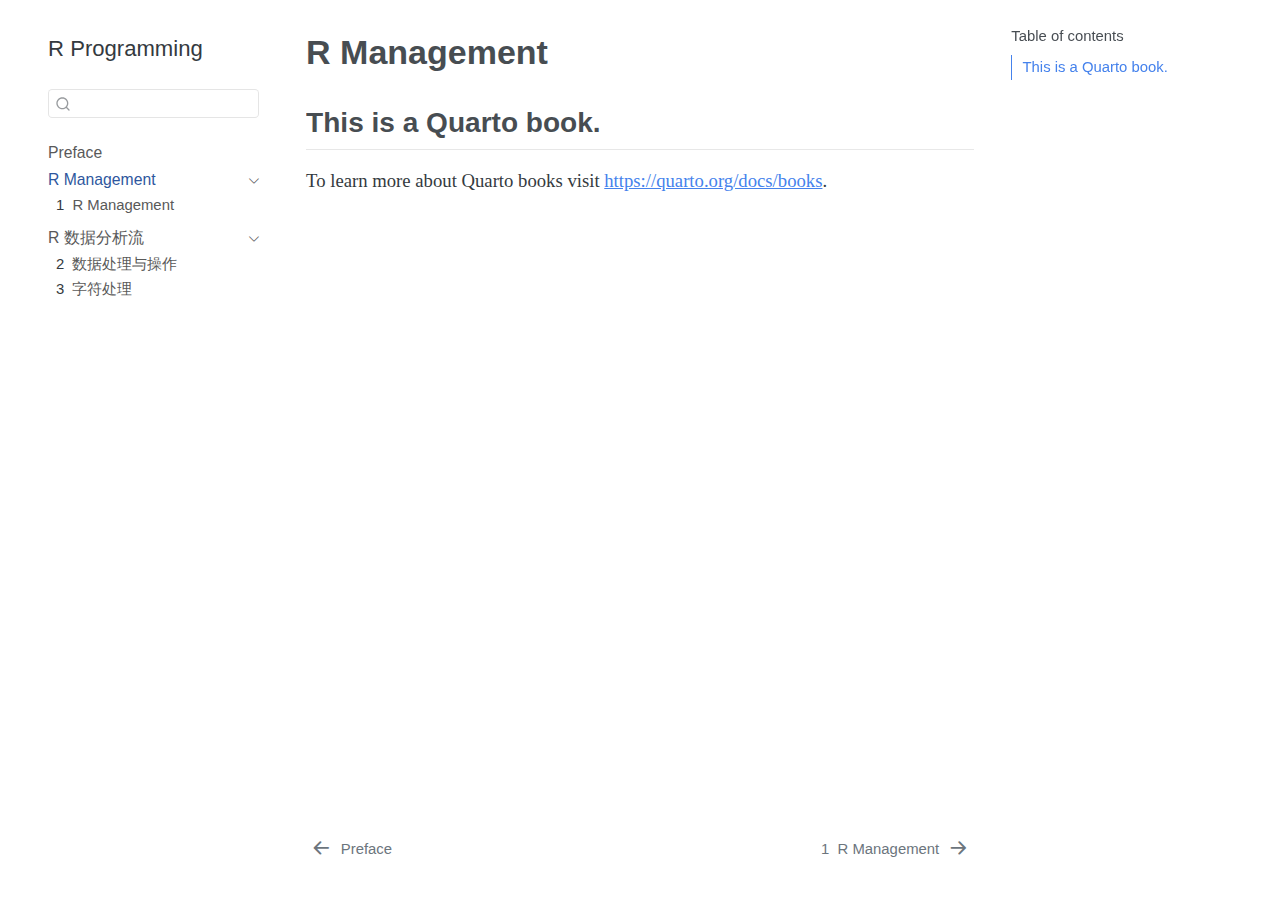
<file: _book/intro.html>
<!DOCTYPE html>
<html xmlns="http://www.w3.org/1999/xhtml" lang="en" xml:lang="en"><head>

<meta charset="utf-8">
<meta name="generator" content="quarto-1.3.450">

<meta name="viewport" content="width=device-width, initial-scale=1.0, user-scalable=yes">


<title>R Programming - R Management</title>
<style>
code{white-space: pre-wrap;}
span.smallcaps{font-variant: small-caps;}
div.columns{display: flex; gap: min(4vw, 1.5em);}
div.column{flex: auto; overflow-x: auto;}
div.hanging-indent{margin-left: 1.5em; text-indent: -1.5em;}
ul.task-list{list-style: none;}
ul.task-list li input[type="checkbox"] {
  width: 0.8em;
  margin: 0 0.8em 0.2em -1em; /* quarto-specific, see https://github.com/quarto-dev/quarto-cli/issues/4556 */ 
  vertical-align: middle;
}
</style>


<script src="site_libs/quarto-nav/quarto-nav.js"></script>
<script src="site_libs/quarto-nav/headroom.min.js"></script>
<script src="site_libs/clipboard/clipboard.min.js"></script>
<script src="site_libs/quarto-search/autocomplete.umd.js"></script>
<script src="site_libs/quarto-search/fuse.min.js"></script>
<script src="site_libs/quarto-search/quarto-search.js"></script>
<meta name="quarto:offset" content="./">
<link href="./rmanage.html" rel="next">
<link href="./index.html" rel="prev">
<script src="site_libs/quarto-html/quarto.js"></script>
<script src="site_libs/quarto-html/popper.min.js"></script>
<script src="site_libs/quarto-html/tippy.umd.min.js"></script>
<script src="site_libs/quarto-html/anchor.min.js"></script>
<link href="site_libs/quarto-html/tippy.css" rel="stylesheet">
<link href="site_libs/quarto-html/quarto-syntax-highlighting.css" rel="stylesheet" id="quarto-text-highlighting-styles">
<script src="site_libs/bootstrap/bootstrap.min.js"></script>
<link href="site_libs/bootstrap/bootstrap-icons.css" rel="stylesheet">
<link href="site_libs/bootstrap/bootstrap.min.css" rel="stylesheet" id="quarto-bootstrap" data-mode="light">
<script id="quarto-search-options" type="application/json">{
  "location": "sidebar",
  "copy-button": false,
  "collapse-after": 3,
  "panel-placement": "start",
  "type": "textbox",
  "limit": 20,
  "language": {
    "search-no-results-text": "No results",
    "search-matching-documents-text": "matching documents",
    "search-copy-link-title": "Copy link to search",
    "search-hide-matches-text": "Hide additional matches",
    "search-more-match-text": "more match in this document",
    "search-more-matches-text": "more matches in this document",
    "search-clear-button-title": "Clear",
    "search-detached-cancel-button-title": "Cancel",
    "search-submit-button-title": "Submit",
    "search-label": "Search"
  }
}</script>


</head>

<body class="nav-sidebar floating">

<div id="quarto-search-results"></div>
  <header id="quarto-header" class="headroom fixed-top">
  <nav class="quarto-secondary-nav">
    <div class="container-fluid d-flex">
      <button type="button" class="quarto-btn-toggle btn" data-bs-toggle="collapse" data-bs-target="#quarto-sidebar,#quarto-sidebar-glass" aria-controls="quarto-sidebar" aria-expanded="false" aria-label="Toggle sidebar navigation" onclick="if (window.quartoToggleHeadroom) { window.quartoToggleHeadroom(); }">
        <i class="bi bi-layout-text-sidebar-reverse"></i>
      </button>
      <nav class="quarto-page-breadcrumbs" aria-label="breadcrumb"><ol class="breadcrumb"><li class="breadcrumb-item"><a href="./intro.html">R Management</a></li></ol></nav>
      <a class="flex-grow-1" role="button" data-bs-toggle="collapse" data-bs-target="#quarto-sidebar,#quarto-sidebar-glass" aria-controls="quarto-sidebar" aria-expanded="false" aria-label="Toggle sidebar navigation" onclick="if (window.quartoToggleHeadroom) { window.quartoToggleHeadroom(); }">      
      </a>
      <button type="button" class="btn quarto-search-button" aria-label="" onclick="window.quartoOpenSearch();">
        <i class="bi bi-search"></i>
      </button>
    </div>
  </nav>
</header>
<!-- content -->
<div id="quarto-content" class="quarto-container page-columns page-rows-contents page-layout-article">
<!-- sidebar -->
  <nav id="quarto-sidebar" class="sidebar collapse collapse-horizontal sidebar-navigation floating overflow-auto">
    <div class="pt-lg-2 mt-2 text-left sidebar-header">
    <div class="sidebar-title mb-0 py-0">
      <a href="./">R Programming</a> 
    </div>
      </div>
        <div class="mt-2 flex-shrink-0 align-items-center">
        <div class="sidebar-search">
        <div id="quarto-search" class="" title="Search"></div>
        </div>
        </div>
    <div class="sidebar-menu-container"> 
    <ul class="list-unstyled mt-1">
        <li class="sidebar-item">
  <div class="sidebar-item-container"> 
  <a href="./index.html" class="sidebar-item-text sidebar-link">
 <span class="menu-text">Preface</span></a>
  </div>
</li>
        <li class="sidebar-item sidebar-item-section">
      <div class="sidebar-item-container"> 
            <a href="./intro.html" class="sidebar-item-text sidebar-link active">
 <span class="menu-text">R Management</span></a>
          <a class="sidebar-item-toggle text-start" data-bs-toggle="collapse" data-bs-target="#quarto-sidebar-section-1" aria-expanded="true" aria-label="Toggle section">
            <i class="bi bi-chevron-right ms-2"></i>
          </a> 
      </div>
      <ul id="quarto-sidebar-section-1" class="collapse list-unstyled sidebar-section depth1 show">  
          <li class="sidebar-item">
  <div class="sidebar-item-container"> 
  <a href="./rmanage.html" class="sidebar-item-text sidebar-link">
 <span class="menu-text"><span class="chapter-number">1</span>&nbsp; <span class="chapter-title">R Management</span></span></a>
  </div>
</li>
      </ul>
  </li>
        <li class="sidebar-item sidebar-item-section">
      <div class="sidebar-item-container"> 
            <a href="./tidyverse.html" class="sidebar-item-text sidebar-link">
 <span class="menu-text">R 数据分析流</span></a>
          <a class="sidebar-item-toggle text-start" data-bs-toggle="collapse" data-bs-target="#quarto-sidebar-section-2" aria-expanded="true" aria-label="Toggle section">
            <i class="bi bi-chevron-right ms-2"></i>
          </a> 
      </div>
      <ul id="quarto-sidebar-section-2" class="collapse list-unstyled sidebar-section depth1 show">  
          <li class="sidebar-item">
  <div class="sidebar-item-container"> 
  <a href="./dplyr.html" class="sidebar-item-text sidebar-link">
 <span class="menu-text"><span class="chapter-number">2</span>&nbsp; <span class="chapter-title">数据处理与操作</span></span></a>
  </div>
</li>
          <li class="sidebar-item">
  <div class="sidebar-item-container"> 
  <a href="./stringr.html" class="sidebar-item-text sidebar-link">
 <span class="menu-text"><span class="chapter-number">3</span>&nbsp; <span class="chapter-title">字符处理</span></span></a>
  </div>
</li>
      </ul>
  </li>
    </ul>
    </div>
</nav>
<div id="quarto-sidebar-glass" data-bs-toggle="collapse" data-bs-target="#quarto-sidebar,#quarto-sidebar-glass"></div>
<!-- margin-sidebar -->
    <div id="quarto-margin-sidebar" class="sidebar margin-sidebar">
        <nav id="TOC" role="doc-toc" class="toc-active">
    <h2 id="toc-title">Table of contents</h2>
   
  <ul>
  <li><a href="#this-is-a-quarto-book." id="toc-this-is-a-quarto-book." class="nav-link active" data-scroll-target="#this-is-a-quarto-book.">This is a Quarto book.</a></li>
  </ul>
</nav>
    </div>
<!-- main -->
<main class="content" id="quarto-document-content">

<header id="title-block-header" class="quarto-title-block default">
<div class="quarto-title">
<h1 class="title">R Management</h1>
</div>



<div class="quarto-title-meta">

    
  
    
  </div>
  

</header>

<section id="this-is-a-quarto-book." class="level2">
<h2 class="anchored" data-anchor-id="this-is-a-quarto-book.">This is a Quarto book.</h2>
<p>To learn more about Quarto books visit <a href="https://quarto.org/docs/books" class="uri">https://quarto.org/docs/books</a>.</p>


</section>

</main> <!-- /main -->
<script id="quarto-html-after-body" type="application/javascript">
window.document.addEventListener("DOMContentLoaded", function (event) {
  const toggleBodyColorMode = (bsSheetEl) => {
    const mode = bsSheetEl.getAttribute("data-mode");
    const bodyEl = window.document.querySelector("body");
    if (mode === "dark") {
      bodyEl.classList.add("quarto-dark");
      bodyEl.classList.remove("quarto-light");
    } else {
      bodyEl.classList.add("quarto-light");
      bodyEl.classList.remove("quarto-dark");
    }
  }
  const toggleBodyColorPrimary = () => {
    const bsSheetEl = window.document.querySelector("link#quarto-bootstrap");
    if (bsSheetEl) {
      toggleBodyColorMode(bsSheetEl);
    }
  }
  toggleBodyColorPrimary();  
  const icon = "";
  const anchorJS = new window.AnchorJS();
  anchorJS.options = {
    placement: 'right',
    icon: icon
  };
  anchorJS.add('.anchored');
  const isCodeAnnotation = (el) => {
    for (const clz of el.classList) {
      if (clz.startsWith('code-annotation-')) {                     
        return true;
      }
    }
    return false;
  }
  const clipboard = new window.ClipboardJS('.code-copy-button', {
    text: function(trigger) {
      const codeEl = trigger.previousElementSibling.cloneNode(true);
      for (const childEl of codeEl.children) {
        if (isCodeAnnotation(childEl)) {
          childEl.remove();
        }
      }
      return codeEl.innerText;
    }
  });
  clipboard.on('success', function(e) {
    // button target
    const button = e.trigger;
    // don't keep focus
    button.blur();
    // flash "checked"
    button.classList.add('code-copy-button-checked');
    var currentTitle = button.getAttribute("title");
    button.setAttribute("title", "Copied!");
    let tooltip;
    if (window.bootstrap) {
      button.setAttribute("data-bs-toggle", "tooltip");
      button.setAttribute("data-bs-placement", "left");
      button.setAttribute("data-bs-title", "Copied!");
      tooltip = new bootstrap.Tooltip(button, 
        { trigger: "manual", 
          customClass: "code-copy-button-tooltip",
          offset: [0, -8]});
      tooltip.show();    
    }
    setTimeout(function() {
      if (tooltip) {
        tooltip.hide();
        button.removeAttribute("data-bs-title");
        button.removeAttribute("data-bs-toggle");
        button.removeAttribute("data-bs-placement");
      }
      button.setAttribute("title", currentTitle);
      button.classList.remove('code-copy-button-checked');
    }, 1000);
    // clear code selection
    e.clearSelection();
  });
  function tippyHover(el, contentFn) {
    const config = {
      allowHTML: true,
      content: contentFn,
      maxWidth: 500,
      delay: 100,
      arrow: false,
      appendTo: function(el) {
          return el.parentElement;
      },
      interactive: true,
      interactiveBorder: 10,
      theme: 'quarto',
      placement: 'bottom-start'
    };
    window.tippy(el, config); 
  }
  const noterefs = window.document.querySelectorAll('a[role="doc-noteref"]');
  for (var i=0; i<noterefs.length; i++) {
    const ref = noterefs[i];
    tippyHover(ref, function() {
      // use id or data attribute instead here
      let href = ref.getAttribute('data-footnote-href') || ref.getAttribute('href');
      try { href = new URL(href).hash; } catch {}
      const id = href.replace(/^#\/?/, "");
      const note = window.document.getElementById(id);
      return note.innerHTML;
    });
  }
      let selectedAnnoteEl;
      const selectorForAnnotation = ( cell, annotation) => {
        let cellAttr = 'data-code-cell="' + cell + '"';
        let lineAttr = 'data-code-annotation="' +  annotation + '"';
        const selector = 'span[' + cellAttr + '][' + lineAttr + ']';
        return selector;
      }
      const selectCodeLines = (annoteEl) => {
        const doc = window.document;
        const targetCell = annoteEl.getAttribute("data-target-cell");
        const targetAnnotation = annoteEl.getAttribute("data-target-annotation");
        const annoteSpan = window.document.querySelector(selectorForAnnotation(targetCell, targetAnnotation));
        const lines = annoteSpan.getAttribute("data-code-lines").split(",");
        const lineIds = lines.map((line) => {
          return targetCell + "-" + line;
        })
        let top = null;
        let height = null;
        let parent = null;
        if (lineIds.length > 0) {
            //compute the position of the single el (top and bottom and make a div)
            const el = window.document.getElementById(lineIds[0]);
            top = el.offsetTop;
            height = el.offsetHeight;
            parent = el.parentElement.parentElement;
          if (lineIds.length > 1) {
            const lastEl = window.document.getElementById(lineIds[lineIds.length - 1]);
            const bottom = lastEl.offsetTop + lastEl.offsetHeight;
            height = bottom - top;
          }
          if (top !== null && height !== null && parent !== null) {
            // cook up a div (if necessary) and position it 
            let div = window.document.getElementById("code-annotation-line-highlight");
            if (div === null) {
              div = window.document.createElement("div");
              div.setAttribute("id", "code-annotation-line-highlight");
              div.style.position = 'absolute';
              parent.appendChild(div);
            }
            div.style.top = top - 2 + "px";
            div.style.height = height + 4 + "px";
            let gutterDiv = window.document.getElementById("code-annotation-line-highlight-gutter");
            if (gutterDiv === null) {
              gutterDiv = window.document.createElement("div");
              gutterDiv.setAttribute("id", "code-annotation-line-highlight-gutter");
              gutterDiv.style.position = 'absolute';
              const codeCell = window.document.getElementById(targetCell);
              const gutter = codeCell.querySelector('.code-annotation-gutter');
              gutter.appendChild(gutterDiv);
            }
            gutterDiv.style.top = top - 2 + "px";
            gutterDiv.style.height = height + 4 + "px";
          }
          selectedAnnoteEl = annoteEl;
        }
      };
      const unselectCodeLines = () => {
        const elementsIds = ["code-annotation-line-highlight", "code-annotation-line-highlight-gutter"];
        elementsIds.forEach((elId) => {
          const div = window.document.getElementById(elId);
          if (div) {
            div.remove();
          }
        });
        selectedAnnoteEl = undefined;
      };
      // Attach click handler to the DT
      const annoteDls = window.document.querySelectorAll('dt[data-target-cell]');
      for (const annoteDlNode of annoteDls) {
        annoteDlNode.addEventListener('click', (event) => {
          const clickedEl = event.target;
          if (clickedEl !== selectedAnnoteEl) {
            unselectCodeLines();
            const activeEl = window.document.querySelector('dt[data-target-cell].code-annotation-active');
            if (activeEl) {
              activeEl.classList.remove('code-annotation-active');
            }
            selectCodeLines(clickedEl);
            clickedEl.classList.add('code-annotation-active');
          } else {
            // Unselect the line
            unselectCodeLines();
            clickedEl.classList.remove('code-annotation-active');
          }
        });
      }
  const findCites = (el) => {
    const parentEl = el.parentElement;
    if (parentEl) {
      const cites = parentEl.dataset.cites;
      if (cites) {
        return {
          el,
          cites: cites.split(' ')
        };
      } else {
        return findCites(el.parentElement)
      }
    } else {
      return undefined;
    }
  };
  var bibliorefs = window.document.querySelectorAll('a[role="doc-biblioref"]');
  for (var i=0; i<bibliorefs.length; i++) {
    const ref = bibliorefs[i];
    const citeInfo = findCites(ref);
    if (citeInfo) {
      tippyHover(citeInfo.el, function() {
        var popup = window.document.createElement('div');
        citeInfo.cites.forEach(function(cite) {
          var citeDiv = window.document.createElement('div');
          citeDiv.classList.add('hanging-indent');
          citeDiv.classList.add('csl-entry');
          var biblioDiv = window.document.getElementById('ref-' + cite);
          if (biblioDiv) {
            citeDiv.innerHTML = biblioDiv.innerHTML;
          }
          popup.appendChild(citeDiv);
        });
        return popup.innerHTML;
      });
    }
  }
});
</script>
<nav class="page-navigation">
  <div class="nav-page nav-page-previous">
      <a href="./index.html" class="pagination-link">
        <i class="bi bi-arrow-left-short"></i> <span class="nav-page-text">Preface</span>
      </a>          
  </div>
  <div class="nav-page nav-page-next">
      <a href="./rmanage.html" class="pagination-link">
        <span class="nav-page-text"><span class="chapter-number">1</span>&nbsp; <span class="chapter-title">R Management</span></span> <i class="bi bi-arrow-right-short"></i>
      </a>
  </div>
</nav>
</div> <!-- /content -->



</body></html>
</file>
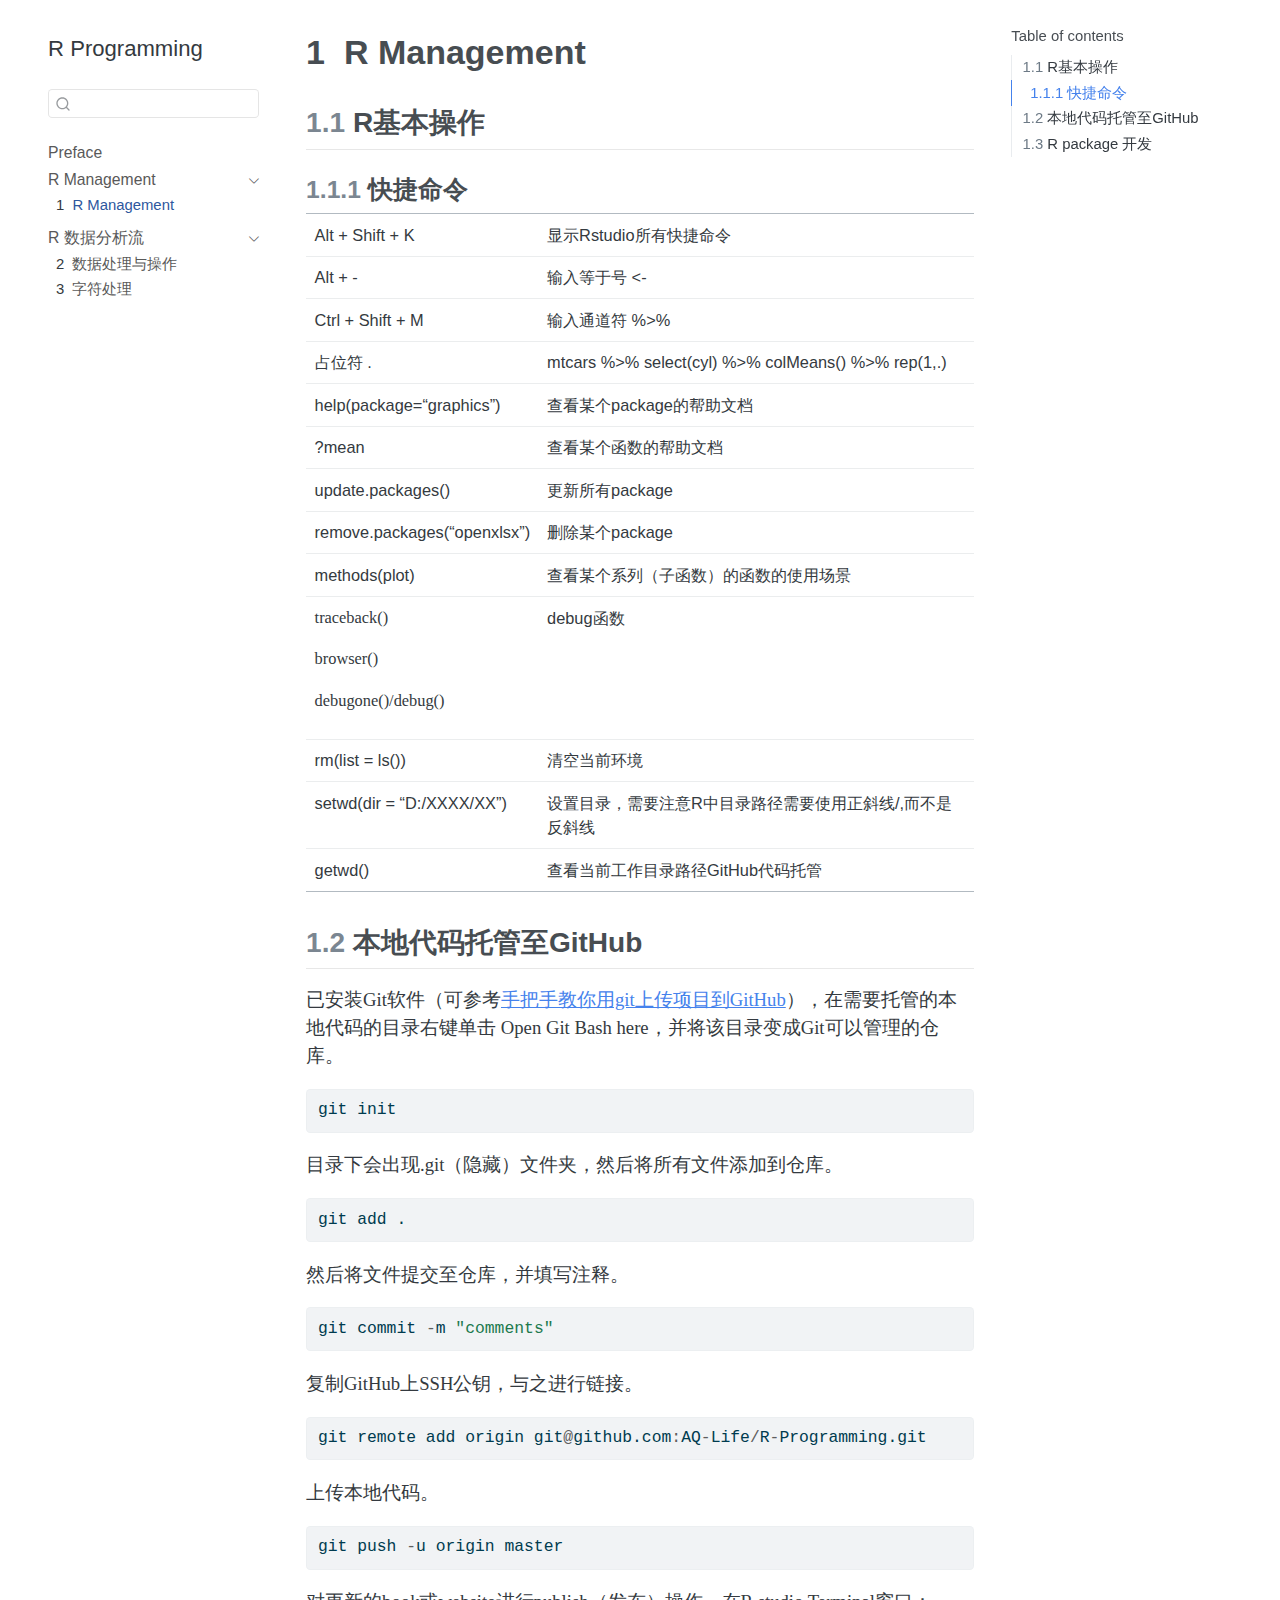
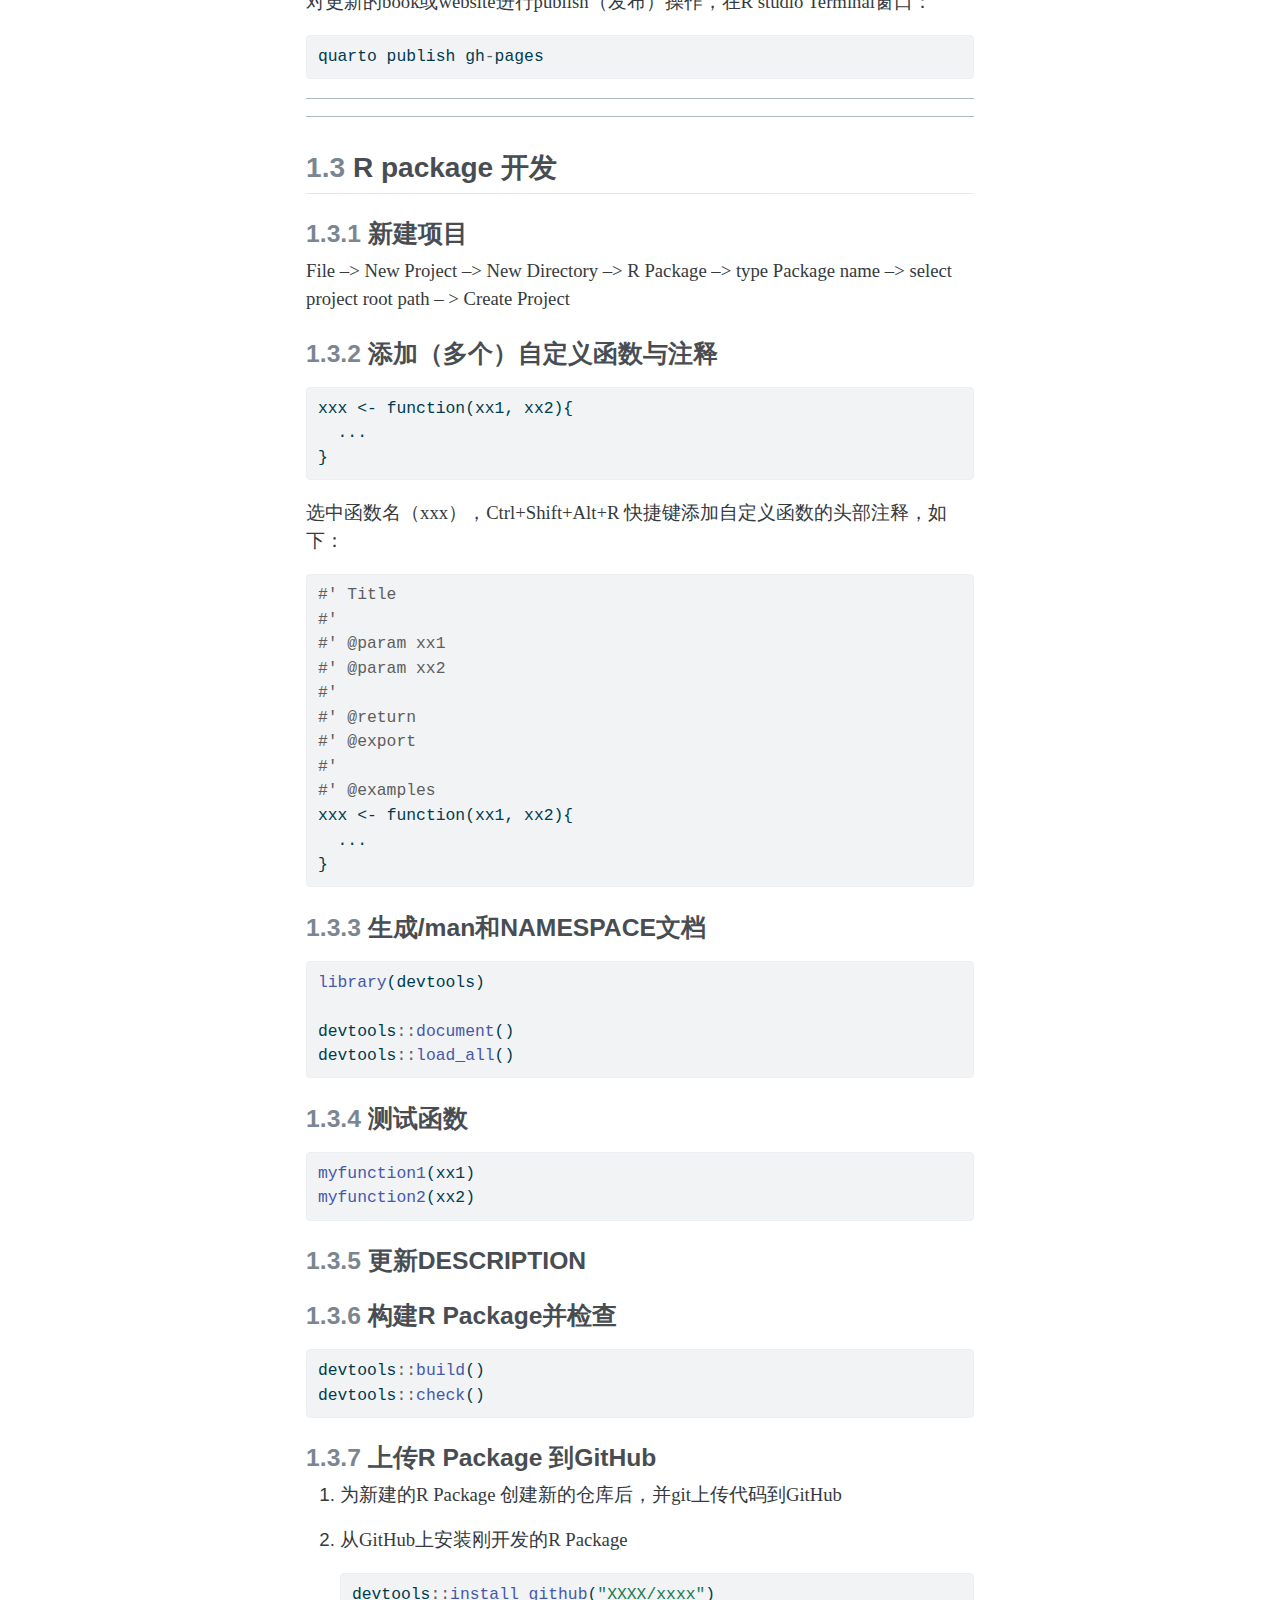
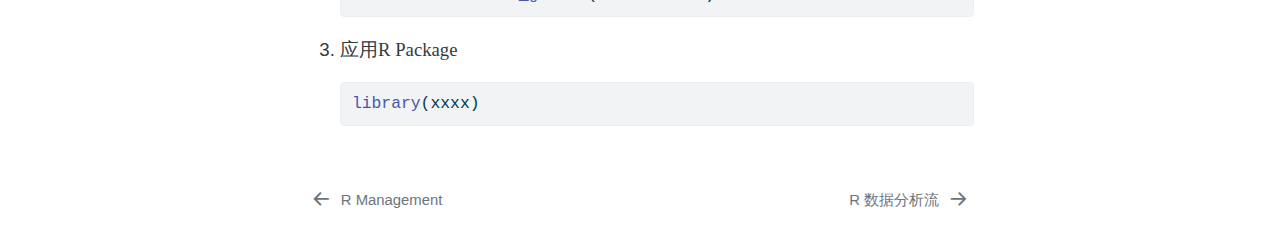
<file: _book/rmanage.html>
<!DOCTYPE html>
<html xmlns="http://www.w3.org/1999/xhtml" lang="en" xml:lang="en"><head>

<meta charset="utf-8">
<meta name="generator" content="quarto-1.3.450">

<meta name="viewport" content="width=device-width, initial-scale=1.0, user-scalable=yes">


<title>R Programming - 1&nbsp; R Management</title>
<style>
code{white-space: pre-wrap;}
span.smallcaps{font-variant: small-caps;}
div.columns{display: flex; gap: min(4vw, 1.5em);}
div.column{flex: auto; overflow-x: auto;}
div.hanging-indent{margin-left: 1.5em; text-indent: -1.5em;}
ul.task-list{list-style: none;}
ul.task-list li input[type="checkbox"] {
  width: 0.8em;
  margin: 0 0.8em 0.2em -1em; /* quarto-specific, see https://github.com/quarto-dev/quarto-cli/issues/4556 */ 
  vertical-align: middle;
}
/* CSS for syntax highlighting */
pre > code.sourceCode { white-space: pre; position: relative; }
pre > code.sourceCode > span { display: inline-block; line-height: 1.25; }
pre > code.sourceCode > span:empty { height: 1.2em; }
.sourceCode { overflow: visible; }
code.sourceCode > span { color: inherit; text-decoration: inherit; }
div.sourceCode { margin: 1em 0; }
pre.sourceCode { margin: 0; }
@media screen {
div.sourceCode { overflow: auto; }
}
@media print {
pre > code.sourceCode { white-space: pre-wrap; }
pre > code.sourceCode > span { text-indent: -5em; padding-left: 5em; }
}
pre.numberSource code
  { counter-reset: source-line 0; }
pre.numberSource code > span
  { position: relative; left: -4em; counter-increment: source-line; }
pre.numberSource code > span > a:first-child::before
  { content: counter(source-line);
    position: relative; left: -1em; text-align: right; vertical-align: baseline;
    border: none; display: inline-block;
    -webkit-touch-callout: none; -webkit-user-select: none;
    -khtml-user-select: none; -moz-user-select: none;
    -ms-user-select: none; user-select: none;
    padding: 0 4px; width: 4em;
  }
pre.numberSource { margin-left: 3em;  padding-left: 4px; }
div.sourceCode
  {   }
@media screen {
pre > code.sourceCode > span > a:first-child::before { text-decoration: underline; }
}
</style>


<script src="site_libs/quarto-nav/quarto-nav.js"></script>
<script src="site_libs/quarto-nav/headroom.min.js"></script>
<script src="site_libs/clipboard/clipboard.min.js"></script>
<script src="site_libs/quarto-search/autocomplete.umd.js"></script>
<script src="site_libs/quarto-search/fuse.min.js"></script>
<script src="site_libs/quarto-search/quarto-search.js"></script>
<meta name="quarto:offset" content="./">
<link href="./tidyverse.html" rel="next">
<link href="./intro.html" rel="prev">
<script src="site_libs/quarto-html/quarto.js"></script>
<script src="site_libs/quarto-html/popper.min.js"></script>
<script src="site_libs/quarto-html/tippy.umd.min.js"></script>
<script src="site_libs/quarto-html/anchor.min.js"></script>
<link href="site_libs/quarto-html/tippy.css" rel="stylesheet">
<link href="site_libs/quarto-html/quarto-syntax-highlighting.css" rel="stylesheet" id="quarto-text-highlighting-styles">
<script src="site_libs/bootstrap/bootstrap.min.js"></script>
<link href="site_libs/bootstrap/bootstrap-icons.css" rel="stylesheet">
<link href="site_libs/bootstrap/bootstrap.min.css" rel="stylesheet" id="quarto-bootstrap" data-mode="light">
<script id="quarto-search-options" type="application/json">{
  "location": "sidebar",
  "copy-button": false,
  "collapse-after": 3,
  "panel-placement": "start",
  "type": "textbox",
  "limit": 20,
  "language": {
    "search-no-results-text": "No results",
    "search-matching-documents-text": "matching documents",
    "search-copy-link-title": "Copy link to search",
    "search-hide-matches-text": "Hide additional matches",
    "search-more-match-text": "more match in this document",
    "search-more-matches-text": "more matches in this document",
    "search-clear-button-title": "Clear",
    "search-detached-cancel-button-title": "Cancel",
    "search-submit-button-title": "Submit",
    "search-label": "Search"
  }
}</script>


</head>

<body class="nav-sidebar floating">

<div id="quarto-search-results"></div>
  <header id="quarto-header" class="headroom fixed-top">
  <nav class="quarto-secondary-nav">
    <div class="container-fluid d-flex">
      <button type="button" class="quarto-btn-toggle btn" data-bs-toggle="collapse" data-bs-target="#quarto-sidebar,#quarto-sidebar-glass" aria-controls="quarto-sidebar" aria-expanded="false" aria-label="Toggle sidebar navigation" onclick="if (window.quartoToggleHeadroom) { window.quartoToggleHeadroom(); }">
        <i class="bi bi-layout-text-sidebar-reverse"></i>
      </button>
      <nav class="quarto-page-breadcrumbs" aria-label="breadcrumb"><ol class="breadcrumb"><li class="breadcrumb-item"><a href="./intro.html">R Management</a></li><li class="breadcrumb-item"><a href="./rmanage.html"><span class="chapter-number">1</span>&nbsp; <span class="chapter-title">R Management</span></a></li></ol></nav>
      <a class="flex-grow-1" role="button" data-bs-toggle="collapse" data-bs-target="#quarto-sidebar,#quarto-sidebar-glass" aria-controls="quarto-sidebar" aria-expanded="false" aria-label="Toggle sidebar navigation" onclick="if (window.quartoToggleHeadroom) { window.quartoToggleHeadroom(); }">      
      </a>
      <button type="button" class="btn quarto-search-button" aria-label="" onclick="window.quartoOpenSearch();">
        <i class="bi bi-search"></i>
      </button>
    </div>
  </nav>
</header>
<!-- content -->
<div id="quarto-content" class="quarto-container page-columns page-rows-contents page-layout-article">
<!-- sidebar -->
  <nav id="quarto-sidebar" class="sidebar collapse collapse-horizontal sidebar-navigation floating overflow-auto">
    <div class="pt-lg-2 mt-2 text-left sidebar-header">
    <div class="sidebar-title mb-0 py-0">
      <a href="./">R Programming</a> 
    </div>
      </div>
        <div class="mt-2 flex-shrink-0 align-items-center">
        <div class="sidebar-search">
        <div id="quarto-search" class="" title="Search"></div>
        </div>
        </div>
    <div class="sidebar-menu-container"> 
    <ul class="list-unstyled mt-1">
        <li class="sidebar-item">
  <div class="sidebar-item-container"> 
  <a href="./index.html" class="sidebar-item-text sidebar-link">
 <span class="menu-text">Preface</span></a>
  </div>
</li>
        <li class="sidebar-item sidebar-item-section">
      <div class="sidebar-item-container"> 
            <a href="./intro.html" class="sidebar-item-text sidebar-link">
 <span class="menu-text">R Management</span></a>
          <a class="sidebar-item-toggle text-start" data-bs-toggle="collapse" data-bs-target="#quarto-sidebar-section-1" aria-expanded="true" aria-label="Toggle section">
            <i class="bi bi-chevron-right ms-2"></i>
          </a> 
      </div>
      <ul id="quarto-sidebar-section-1" class="collapse list-unstyled sidebar-section depth1 show">  
          <li class="sidebar-item">
  <div class="sidebar-item-container"> 
  <a href="./rmanage.html" class="sidebar-item-text sidebar-link active">
 <span class="menu-text"><span class="chapter-number">1</span>&nbsp; <span class="chapter-title">R Management</span></span></a>
  </div>
</li>
      </ul>
  </li>
        <li class="sidebar-item sidebar-item-section">
      <div class="sidebar-item-container"> 
            <a href="./tidyverse.html" class="sidebar-item-text sidebar-link">
 <span class="menu-text">R 数据分析流</span></a>
          <a class="sidebar-item-toggle text-start" data-bs-toggle="collapse" data-bs-target="#quarto-sidebar-section-2" aria-expanded="true" aria-label="Toggle section">
            <i class="bi bi-chevron-right ms-2"></i>
          </a> 
      </div>
      <ul id="quarto-sidebar-section-2" class="collapse list-unstyled sidebar-section depth1 show">  
          <li class="sidebar-item">
  <div class="sidebar-item-container"> 
  <a href="./dplyr.html" class="sidebar-item-text sidebar-link">
 <span class="menu-text"><span class="chapter-number">2</span>&nbsp; <span class="chapter-title">数据处理与操作</span></span></a>
  </div>
</li>
          <li class="sidebar-item">
  <div class="sidebar-item-container"> 
  <a href="./stringr.html" class="sidebar-item-text sidebar-link">
 <span class="menu-text"><span class="chapter-number">3</span>&nbsp; <span class="chapter-title">字符处理</span></span></a>
  </div>
</li>
      </ul>
  </li>
    </ul>
    </div>
</nav>
<div id="quarto-sidebar-glass" data-bs-toggle="collapse" data-bs-target="#quarto-sidebar,#quarto-sidebar-glass"></div>
<!-- margin-sidebar -->
    <div id="quarto-margin-sidebar" class="sidebar margin-sidebar">
        <nav id="TOC" role="doc-toc" class="toc-active">
    <h2 id="toc-title">Table of contents</h2>
   
  <ul>
  <li><a href="#r基本操作" id="toc-r基本操作" class="nav-link active" data-scroll-target="#r基本操作"><span class="header-section-number">1.1</span> R基本操作</a>
  <ul class="collapse">
  <li><a href="#快捷命令" id="toc-快捷命令" class="nav-link" data-scroll-target="#快捷命令"><span class="header-section-number">1.1.1</span> 快捷命令</a></li>
  </ul></li>
  <li><a href="#本地代码托管至github" id="toc-本地代码托管至github" class="nav-link" data-scroll-target="#本地代码托管至github"><span class="header-section-number">1.2</span> 本地代码托管至GitHub</a></li>
  <li><a href="#r-package-开发" id="toc-r-package-开发" class="nav-link" data-scroll-target="#r-package-开发"><span class="header-section-number">1.3</span> R package 开发</a>
  <ul class="collapse">
  <li><a href="#新建项目" id="toc-新建项目" class="nav-link" data-scroll-target="#新建项目"><span class="header-section-number">1.3.1</span> 新建项目</a></li>
  <li><a href="#添加多个自定义函数与注释" id="toc-添加多个自定义函数与注释" class="nav-link" data-scroll-target="#添加多个自定义函数与注释"><span class="header-section-number">1.3.2</span> 添加（多个）自定义函数与注释</a></li>
  <li><a href="#生成man和namespace文档" id="toc-生成man和namespace文档" class="nav-link" data-scroll-target="#生成man和namespace文档"><span class="header-section-number">1.3.3</span> 生成/man和NAMESPACE文档</a></li>
  <li><a href="#测试函数" id="toc-测试函数" class="nav-link" data-scroll-target="#测试函数"><span class="header-section-number">1.3.4</span> 测试函数</a></li>
  <li><a href="#更新description" id="toc-更新description" class="nav-link" data-scroll-target="#更新description"><span class="header-section-number">1.3.5</span> 更新DESCRIPTION</a></li>
  <li><a href="#构建r-package并检查" id="toc-构建r-package并检查" class="nav-link" data-scroll-target="#构建r-package并检查"><span class="header-section-number">1.3.6</span> 构建R Package并检查</a></li>
  <li><a href="#上传r-package-到github" id="toc-上传r-package-到github" class="nav-link" data-scroll-target="#上传r-package-到github"><span class="header-section-number">1.3.7</span> 上传R Package 到GitHub</a></li>
  </ul></li>
  </ul>
</nav>
    </div>
<!-- main -->
<main class="content" id="quarto-document-content">

<header id="title-block-header" class="quarto-title-block default">
<div class="quarto-title">
<h1 class="title"><span class="chapter-number">1</span>&nbsp; <span class="chapter-title">R Management</span></h1>
</div>



<div class="quarto-title-meta">

    
  
    
  </div>
  

</header>

<section id="r基本操作" class="level2" data-number="1.1">
<h2 data-number="1.1" class="anchored" data-anchor-id="r基本操作"><span class="header-section-number">1.1</span> R基本操作</h2>
<section id="快捷命令" class="level3" data-number="1.1.1">
<h3 data-number="1.1.1" class="anchored" data-anchor-id="快捷命令"><span class="header-section-number">1.1.1</span> 快捷命令</h3>
<table class="table">
<colgroup>
<col style="width: 33%">
<col style="width: 66%">
</colgroup>
<tbody>
<tr class="odd">
<td>Alt + Shift + K</td>
<td>显示Rstudio所有快捷命令</td>
</tr>
<tr class="even">
<td>Alt + -</td>
<td>输入等于号 &lt;-</td>
</tr>
<tr class="odd">
<td>Ctrl + Shift + M</td>
<td>输入通道符 %&gt;%</td>
</tr>
<tr class="even">
<td>占位符 .</td>
<td>mtcars %&gt;% select(cyl) %&gt;% colMeans() %&gt;% rep(1,.)</td>
</tr>
<tr class="odd">
<td>help(package=“graphics”)</td>
<td>查看某个package的帮助文档</td>
</tr>
<tr class="even">
<td>?mean</td>
<td>查看某个函数的帮助文档</td>
</tr>
<tr class="odd">
<td>update.packages()</td>
<td>更新所有package</td>
</tr>
<tr class="even">
<td>remove.packages(“openxlsx”)</td>
<td>删除某个package</td>
</tr>
<tr class="odd">
<td>methods(plot)</td>
<td>查看某个系列（子函数）的函数的使用场景</td>
</tr>
<tr class="even">
<td><p>traceback()</p>
<p>browser()</p>
<p>debugone()/debug()</p></td>
<td>debug函数</td>
</tr>
<tr class="odd">
<td>rm(list = ls())</td>
<td>清空当前环境</td>
</tr>
<tr class="even">
<td>setwd(dir = “D:/XXXX/XX”)</td>
<td>设置目录，需要注意R中目录路径需要使用正斜线/,而不是反斜线</td>
</tr>
<tr class="odd">
<td>getwd()</td>
<td>查看当前工作目录路径GitHub代码托管</td>
</tr>
</tbody>
</table>
</section>
</section>
<section id="本地代码托管至github" class="level2" data-number="1.2">
<h2 data-number="1.2" class="anchored" data-anchor-id="本地代码托管至github"><span class="header-section-number">1.2</span> 本地代码托管至GitHub</h2>
<p>已安装Git软件（可参考<a href="https://zhuanlan.zhihu.com/p/193140870">手把手教你用git上传项目到GitHub</a>），在需要托管的本地代码的目录右键单击 Open Git Bash here，并将该目录变成Git可以管理的仓库。</p>
<div class="sourceCode" id="cb1"><pre class="sourceCode r code-with-copy"><code class="sourceCode r"><span id="cb1-1"><a href="#cb1-1" aria-hidden="true" tabindex="-1"></a>git init</span></code><button title="Copy to Clipboard" class="code-copy-button"><i class="bi"></i></button></pre></div>
<p>目录下会出现.git（隐藏）文件夹，然后将所有文件添加到仓库。</p>
<div class="sourceCode" id="cb2"><pre class="sourceCode r code-with-copy"><code class="sourceCode r"><span id="cb2-1"><a href="#cb2-1" aria-hidden="true" tabindex="-1"></a>git add .</span></code><button title="Copy to Clipboard" class="code-copy-button"><i class="bi"></i></button></pre></div>
<p>然后将文件提交至仓库，并填写注释。</p>
<div class="sourceCode" id="cb3"><pre class="sourceCode r code-with-copy"><code class="sourceCode r"><span id="cb3-1"><a href="#cb3-1" aria-hidden="true" tabindex="-1"></a>git commit <span class="sc">-</span>m <span class="st">"comments"</span></span></code><button title="Copy to Clipboard" class="code-copy-button"><i class="bi"></i></button></pre></div>
<p>复制GitHub上SSH公钥，与之进行链接。</p>
<div class="sourceCode" id="cb4"><pre class="sourceCode r code-with-copy"><code class="sourceCode r"><span id="cb4-1"><a href="#cb4-1" aria-hidden="true" tabindex="-1"></a>git remote add origin git<span class="sc">@</span>github.com<span class="sc">:</span>AQ<span class="sc">-</span>Life<span class="sc">/</span>R<span class="sc">-</span>Programming.git</span></code><button title="Copy to Clipboard" class="code-copy-button"><i class="bi"></i></button></pre></div>
<p>上传本地代码。</p>
<div class="sourceCode" id="cb5"><pre class="sourceCode r code-with-copy"><code class="sourceCode r"><span id="cb5-1"><a href="#cb5-1" aria-hidden="true" tabindex="-1"></a>git push <span class="sc">-</span>u origin master</span></code><button title="Copy to Clipboard" class="code-copy-button"><i class="bi"></i></button></pre></div>
<p>对更新的book或website进行publish（发布）操作，在R studio Terminal窗口：</p>
<div class="sourceCode" id="cb6"><pre class="sourceCode r code-with-copy"><code class="sourceCode r"><span id="cb6-1"><a href="#cb6-1" aria-hidden="true" tabindex="-1"></a>quarto publish gh<span class="sc">-</span>pages</span></code><button title="Copy to Clipboard" class="code-copy-button"><i class="bi"></i></button></pre></div>
<table class="table">
<colgroup>
<col style="width: 65%">
</colgroup>
<tbody>
<tr class="odd">
<td></td>
</tr>
</tbody>
</table>
</section>
<section id="r-package-开发" class="level2" data-number="1.3">
<h2 data-number="1.3" class="anchored" data-anchor-id="r-package-开发"><span class="header-section-number">1.3</span> R package 开发</h2>
<section id="新建项目" class="level3" data-number="1.3.1">
<h3 data-number="1.3.1" class="anchored" data-anchor-id="新建项目"><span class="header-section-number">1.3.1</span> 新建项目</h3>
<p>File –&gt; New Project –&gt; New Directory –&gt; R Package –&gt; type Package name –&gt; select project root path – &gt; Create Project</p>
</section>
<section id="添加多个自定义函数与注释" class="level3" data-number="1.3.2">
<h3 data-number="1.3.2" class="anchored" data-anchor-id="添加多个自定义函数与注释"><span class="header-section-number">1.3.2</span> 添加（多个）自定义函数与注释</h3>
<div class="sourceCode" id="cb7"><pre class="sourceCode r code-with-copy"><code class="sourceCode r"><span id="cb7-1"><a href="#cb7-1" aria-hidden="true" tabindex="-1"></a>xxx <span class="ot">&lt;-</span> <span class="cf">function</span>(xx1, xx2){</span>
<span id="cb7-2"><a href="#cb7-2" aria-hidden="true" tabindex="-1"></a>  ...</span>
<span id="cb7-3"><a href="#cb7-3" aria-hidden="true" tabindex="-1"></a>}</span></code><button title="Copy to Clipboard" class="code-copy-button"><i class="bi"></i></button></pre></div>
<p>选中函数名（xxx），Ctrl+Shift+Alt+R 快捷键添加自定义函数的头部注释，如下：</p>
<div class="sourceCode" id="cb8"><pre class="sourceCode r code-with-copy"><code class="sourceCode r"><span id="cb8-1"><a href="#cb8-1" aria-hidden="true" tabindex="-1"></a><span class="co">#' Title</span></span>
<span id="cb8-2"><a href="#cb8-2" aria-hidden="true" tabindex="-1"></a><span class="co">#'</span></span>
<span id="cb8-3"><a href="#cb8-3" aria-hidden="true" tabindex="-1"></a><span class="co">#' @param xx1</span></span>
<span id="cb8-4"><a href="#cb8-4" aria-hidden="true" tabindex="-1"></a><span class="co">#' @param xx2</span></span>
<span id="cb8-5"><a href="#cb8-5" aria-hidden="true" tabindex="-1"></a><span class="co">#'</span></span>
<span id="cb8-6"><a href="#cb8-6" aria-hidden="true" tabindex="-1"></a><span class="co">#' @return</span></span>
<span id="cb8-7"><a href="#cb8-7" aria-hidden="true" tabindex="-1"></a><span class="co">#' @export</span></span>
<span id="cb8-8"><a href="#cb8-8" aria-hidden="true" tabindex="-1"></a><span class="co">#'</span></span>
<span id="cb8-9"><a href="#cb8-9" aria-hidden="true" tabindex="-1"></a><span class="co">#' @examples</span></span>
<span id="cb8-10"><a href="#cb8-10" aria-hidden="true" tabindex="-1"></a>xxx <span class="ot">&lt;-</span> <span class="cf">function</span>(xx1, xx2){</span>
<span id="cb8-11"><a href="#cb8-11" aria-hidden="true" tabindex="-1"></a>  ...</span>
<span id="cb8-12"><a href="#cb8-12" aria-hidden="true" tabindex="-1"></a>}</span></code><button title="Copy to Clipboard" class="code-copy-button"><i class="bi"></i></button></pre></div>
</section>
<section id="生成man和namespace文档" class="level3" data-number="1.3.3">
<h3 data-number="1.3.3" class="anchored" data-anchor-id="生成man和namespace文档"><span class="header-section-number">1.3.3</span> 生成/man和NAMESPACE文档</h3>
<div class="sourceCode" id="cb9"><pre class="sourceCode r code-with-copy"><code class="sourceCode r"><span id="cb9-1"><a href="#cb9-1" aria-hidden="true" tabindex="-1"></a><span class="fu">library</span>(devtools)</span>
<span id="cb9-2"><a href="#cb9-2" aria-hidden="true" tabindex="-1"></a></span>
<span id="cb9-3"><a href="#cb9-3" aria-hidden="true" tabindex="-1"></a>devtools<span class="sc">::</span><span class="fu">document</span>()</span>
<span id="cb9-4"><a href="#cb9-4" aria-hidden="true" tabindex="-1"></a>devtools<span class="sc">::</span><span class="fu">load_all</span>()</span></code><button title="Copy to Clipboard" class="code-copy-button"><i class="bi"></i></button></pre></div>
</section>
<section id="测试函数" class="level3" data-number="1.3.4">
<h3 data-number="1.3.4" class="anchored" data-anchor-id="测试函数"><span class="header-section-number">1.3.4</span> 测试函数</h3>
<div class="sourceCode" id="cb10"><pre class="sourceCode r code-with-copy"><code class="sourceCode r"><span id="cb10-1"><a href="#cb10-1" aria-hidden="true" tabindex="-1"></a><span class="fu">myfunction1</span>(xx1)</span>
<span id="cb10-2"><a href="#cb10-2" aria-hidden="true" tabindex="-1"></a><span class="fu">myfunction2</span>(xx2)</span></code><button title="Copy to Clipboard" class="code-copy-button"><i class="bi"></i></button></pre></div>
</section>
<section id="更新description" class="level3" data-number="1.3.5">
<h3 data-number="1.3.5" class="anchored" data-anchor-id="更新description"><span class="header-section-number">1.3.5</span> 更新DESCRIPTION</h3>
</section>
<section id="构建r-package并检查" class="level3" data-number="1.3.6">
<h3 data-number="1.3.6" class="anchored" data-anchor-id="构建r-package并检查"><span class="header-section-number">1.3.6</span> 构建R Package并检查</h3>
<div class="sourceCode" id="cb11"><pre class="sourceCode r code-with-copy"><code class="sourceCode r"><span id="cb11-1"><a href="#cb11-1" aria-hidden="true" tabindex="-1"></a>devtools<span class="sc">::</span><span class="fu">build</span>()</span>
<span id="cb11-2"><a href="#cb11-2" aria-hidden="true" tabindex="-1"></a>devtools<span class="sc">::</span><span class="fu">check</span>()</span></code><button title="Copy to Clipboard" class="code-copy-button"><i class="bi"></i></button></pre></div>
</section>
<section id="上传r-package-到github" class="level3" data-number="1.3.7">
<h3 data-number="1.3.7" class="anchored" data-anchor-id="上传r-package-到github"><span class="header-section-number">1.3.7</span> 上传R Package 到GitHub</h3>
<ol type="1">
<li><p>为新建的R Package 创建新的仓库后，并git上传代码到GitHub</p></li>
<li><p>从GitHub上安装刚开发的R Package</p>
<div class="sourceCode" id="cb12"><pre class="sourceCode r code-with-copy"><code class="sourceCode r"><span id="cb12-1"><a href="#cb12-1" aria-hidden="true" tabindex="-1"></a>devtools<span class="sc">::</span><span class="fu">install_github</span>(<span class="st">"XXXX/xxxx"</span>)</span></code><button title="Copy to Clipboard" class="code-copy-button"><i class="bi"></i></button></pre></div></li>
<li><p>应用R Package</p>
<div class="sourceCode" id="cb13"><pre class="sourceCode r code-with-copy"><code class="sourceCode r"><span id="cb13-1"><a href="#cb13-1" aria-hidden="true" tabindex="-1"></a><span class="fu">library</span>(xxxx)</span></code><button title="Copy to Clipboard" class="code-copy-button"><i class="bi"></i></button></pre></div></li>
</ol>


</section>
</section>

</main> <!-- /main -->
<script id="quarto-html-after-body" type="application/javascript">
window.document.addEventListener("DOMContentLoaded", function (event) {
  const toggleBodyColorMode = (bsSheetEl) => {
    const mode = bsSheetEl.getAttribute("data-mode");
    const bodyEl = window.document.querySelector("body");
    if (mode === "dark") {
      bodyEl.classList.add("quarto-dark");
      bodyEl.classList.remove("quarto-light");
    } else {
      bodyEl.classList.add("quarto-light");
      bodyEl.classList.remove("quarto-dark");
    }
  }
  const toggleBodyColorPrimary = () => {
    const bsSheetEl = window.document.querySelector("link#quarto-bootstrap");
    if (bsSheetEl) {
      toggleBodyColorMode(bsSheetEl);
    }
  }
  toggleBodyColorPrimary();  
  const icon = "";
  const anchorJS = new window.AnchorJS();
  anchorJS.options = {
    placement: 'right',
    icon: icon
  };
  anchorJS.add('.anchored');
  const isCodeAnnotation = (el) => {
    for (const clz of el.classList) {
      if (clz.startsWith('code-annotation-')) {                     
        return true;
      }
    }
    return false;
  }
  const clipboard = new window.ClipboardJS('.code-copy-button', {
    text: function(trigger) {
      const codeEl = trigger.previousElementSibling.cloneNode(true);
      for (const childEl of codeEl.children) {
        if (isCodeAnnotation(childEl)) {
          childEl.remove();
        }
      }
      return codeEl.innerText;
    }
  });
  clipboard.on('success', function(e) {
    // button target
    const button = e.trigger;
    // don't keep focus
    button.blur();
    // flash "checked"
    button.classList.add('code-copy-button-checked');
    var currentTitle = button.getAttribute("title");
    button.setAttribute("title", "Copied!");
    let tooltip;
    if (window.bootstrap) {
      button.setAttribute("data-bs-toggle", "tooltip");
      button.setAttribute("data-bs-placement", "left");
      button.setAttribute("data-bs-title", "Copied!");
      tooltip = new bootstrap.Tooltip(button, 
        { trigger: "manual", 
          customClass: "code-copy-button-tooltip",
          offset: [0, -8]});
      tooltip.show();    
    }
    setTimeout(function() {
      if (tooltip) {
        tooltip.hide();
        button.removeAttribute("data-bs-title");
        button.removeAttribute("data-bs-toggle");
        button.removeAttribute("data-bs-placement");
      }
      button.setAttribute("title", currentTitle);
      button.classList.remove('code-copy-button-checked');
    }, 1000);
    // clear code selection
    e.clearSelection();
  });
  function tippyHover(el, contentFn) {
    const config = {
      allowHTML: true,
      content: contentFn,
      maxWidth: 500,
      delay: 100,
      arrow: false,
      appendTo: function(el) {
          return el.parentElement;
      },
      interactive: true,
      interactiveBorder: 10,
      theme: 'quarto',
      placement: 'bottom-start'
    };
    window.tippy(el, config); 
  }
  const noterefs = window.document.querySelectorAll('a[role="doc-noteref"]');
  for (var i=0; i<noterefs.length; i++) {
    const ref = noterefs[i];
    tippyHover(ref, function() {
      // use id or data attribute instead here
      let href = ref.getAttribute('data-footnote-href') || ref.getAttribute('href');
      try { href = new URL(href).hash; } catch {}
      const id = href.replace(/^#\/?/, "");
      const note = window.document.getElementById(id);
      return note.innerHTML;
    });
  }
      let selectedAnnoteEl;
      const selectorForAnnotation = ( cell, annotation) => {
        let cellAttr = 'data-code-cell="' + cell + '"';
        let lineAttr = 'data-code-annotation="' +  annotation + '"';
        const selector = 'span[' + cellAttr + '][' + lineAttr + ']';
        return selector;
      }
      const selectCodeLines = (annoteEl) => {
        const doc = window.document;
        const targetCell = annoteEl.getAttribute("data-target-cell");
        const targetAnnotation = annoteEl.getAttribute("data-target-annotation");
        const annoteSpan = window.document.querySelector(selectorForAnnotation(targetCell, targetAnnotation));
        const lines = annoteSpan.getAttribute("data-code-lines").split(",");
        const lineIds = lines.map((line) => {
          return targetCell + "-" + line;
        })
        let top = null;
        let height = null;
        let parent = null;
        if (lineIds.length > 0) {
            //compute the position of the single el (top and bottom and make a div)
            const el = window.document.getElementById(lineIds[0]);
            top = el.offsetTop;
            height = el.offsetHeight;
            parent = el.parentElement.parentElement;
          if (lineIds.length > 1) {
            const lastEl = window.document.getElementById(lineIds[lineIds.length - 1]);
            const bottom = lastEl.offsetTop + lastEl.offsetHeight;
            height = bottom - top;
          }
          if (top !== null && height !== null && parent !== null) {
            // cook up a div (if necessary) and position it 
            let div = window.document.getElementById("code-annotation-line-highlight");
            if (div === null) {
              div = window.document.createElement("div");
              div.setAttribute("id", "code-annotation-line-highlight");
              div.style.position = 'absolute';
              parent.appendChild(div);
            }
            div.style.top = top - 2 + "px";
            div.style.height = height + 4 + "px";
            let gutterDiv = window.document.getElementById("code-annotation-line-highlight-gutter");
            if (gutterDiv === null) {
              gutterDiv = window.document.createElement("div");
              gutterDiv.setAttribute("id", "code-annotation-line-highlight-gutter");
              gutterDiv.style.position = 'absolute';
              const codeCell = window.document.getElementById(targetCell);
              const gutter = codeCell.querySelector('.code-annotation-gutter');
              gutter.appendChild(gutterDiv);
            }
            gutterDiv.style.top = top - 2 + "px";
            gutterDiv.style.height = height + 4 + "px";
          }
          selectedAnnoteEl = annoteEl;
        }
      };
      const unselectCodeLines = () => {
        const elementsIds = ["code-annotation-line-highlight", "code-annotation-line-highlight-gutter"];
        elementsIds.forEach((elId) => {
          const div = window.document.getElementById(elId);
          if (div) {
            div.remove();
          }
        });
        selectedAnnoteEl = undefined;
      };
      // Attach click handler to the DT
      const annoteDls = window.document.querySelectorAll('dt[data-target-cell]');
      for (const annoteDlNode of annoteDls) {
        annoteDlNode.addEventListener('click', (event) => {
          const clickedEl = event.target;
          if (clickedEl !== selectedAnnoteEl) {
            unselectCodeLines();
            const activeEl = window.document.querySelector('dt[data-target-cell].code-annotation-active');
            if (activeEl) {
              activeEl.classList.remove('code-annotation-active');
            }
            selectCodeLines(clickedEl);
            clickedEl.classList.add('code-annotation-active');
          } else {
            // Unselect the line
            unselectCodeLines();
            clickedEl.classList.remove('code-annotation-active');
          }
        });
      }
  const findCites = (el) => {
    const parentEl = el.parentElement;
    if (parentEl) {
      const cites = parentEl.dataset.cites;
      if (cites) {
        return {
          el,
          cites: cites.split(' ')
        };
      } else {
        return findCites(el.parentElement)
      }
    } else {
      return undefined;
    }
  };
  var bibliorefs = window.document.querySelectorAll('a[role="doc-biblioref"]');
  for (var i=0; i<bibliorefs.length; i++) {
    const ref = bibliorefs[i];
    const citeInfo = findCites(ref);
    if (citeInfo) {
      tippyHover(citeInfo.el, function() {
        var popup = window.document.createElement('div');
        citeInfo.cites.forEach(function(cite) {
          var citeDiv = window.document.createElement('div');
          citeDiv.classList.add('hanging-indent');
          citeDiv.classList.add('csl-entry');
          var biblioDiv = window.document.getElementById('ref-' + cite);
          if (biblioDiv) {
            citeDiv.innerHTML = biblioDiv.innerHTML;
          }
          popup.appendChild(citeDiv);
        });
        return popup.innerHTML;
      });
    }
  }
});
</script>
<nav class="page-navigation">
  <div class="nav-page nav-page-previous">
      <a href="./intro.html" class="pagination-link">
        <i class="bi bi-arrow-left-short"></i> <span class="nav-page-text">R Management</span>
      </a>          
  </div>
  <div class="nav-page nav-page-next">
      <a href="./tidyverse.html" class="pagination-link">
        <span class="nav-page-text">R 数据分析流</span> <i class="bi bi-arrow-right-short"></i>
      </a>
  </div>
</nav>
</div> <!-- /content -->



</body></html>
</file>
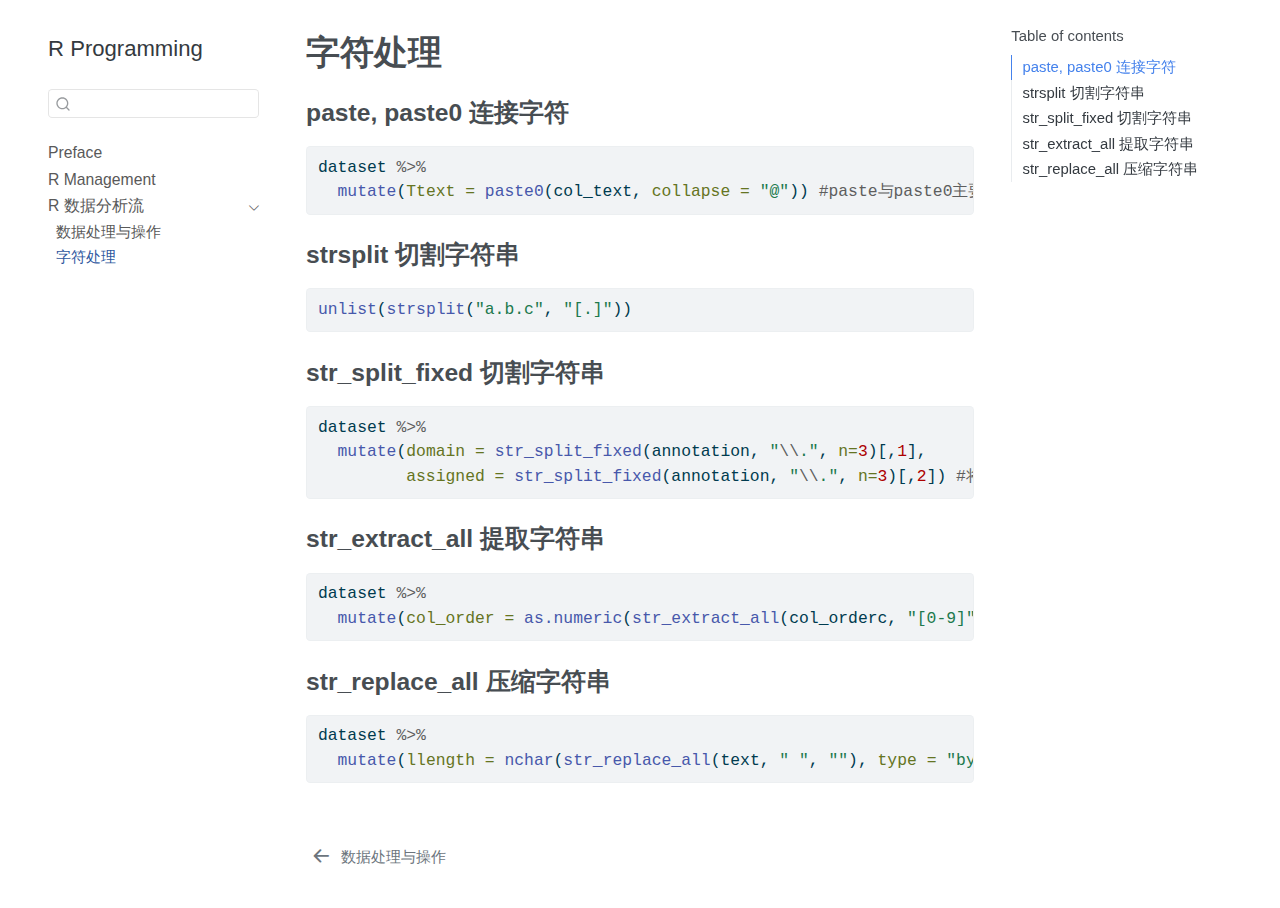
<file: _book/stringr.html>
<!DOCTYPE html>
<html xmlns="http://www.w3.org/1999/xhtml" lang="en" xml:lang="en"><head>

<meta charset="utf-8">
<meta name="generator" content="quarto-1.3.450">

<meta name="viewport" content="width=device-width, initial-scale=1.0, user-scalable=yes">


<title>R Programming - 字符处理</title>
<style>
code{white-space: pre-wrap;}
span.smallcaps{font-variant: small-caps;}
div.columns{display: flex; gap: min(4vw, 1.5em);}
div.column{flex: auto; overflow-x: auto;}
div.hanging-indent{margin-left: 1.5em; text-indent: -1.5em;}
ul.task-list{list-style: none;}
ul.task-list li input[type="checkbox"] {
  width: 0.8em;
  margin: 0 0.8em 0.2em -1em; /* quarto-specific, see https://github.com/quarto-dev/quarto-cli/issues/4556 */ 
  vertical-align: middle;
}
/* CSS for syntax highlighting */
pre > code.sourceCode { white-space: pre; position: relative; }
pre > code.sourceCode > span { display: inline-block; line-height: 1.25; }
pre > code.sourceCode > span:empty { height: 1.2em; }
.sourceCode { overflow: visible; }
code.sourceCode > span { color: inherit; text-decoration: inherit; }
div.sourceCode { margin: 1em 0; }
pre.sourceCode { margin: 0; }
@media screen {
div.sourceCode { overflow: auto; }
}
@media print {
pre > code.sourceCode { white-space: pre-wrap; }
pre > code.sourceCode > span { text-indent: -5em; padding-left: 5em; }
}
pre.numberSource code
  { counter-reset: source-line 0; }
pre.numberSource code > span
  { position: relative; left: -4em; counter-increment: source-line; }
pre.numberSource code > span > a:first-child::before
  { content: counter(source-line);
    position: relative; left: -1em; text-align: right; vertical-align: baseline;
    border: none; display: inline-block;
    -webkit-touch-callout: none; -webkit-user-select: none;
    -khtml-user-select: none; -moz-user-select: none;
    -ms-user-select: none; user-select: none;
    padding: 0 4px; width: 4em;
  }
pre.numberSource { margin-left: 3em;  padding-left: 4px; }
div.sourceCode
  {   }
@media screen {
pre > code.sourceCode > span > a:first-child::before { text-decoration: underline; }
}
</style>


<script src="site_libs/quarto-nav/quarto-nav.js"></script>
<script src="site_libs/quarto-nav/headroom.min.js"></script>
<script src="site_libs/clipboard/clipboard.min.js"></script>
<script src="site_libs/quarto-search/autocomplete.umd.js"></script>
<script src="site_libs/quarto-search/fuse.min.js"></script>
<script src="site_libs/quarto-search/quarto-search.js"></script>
<meta name="quarto:offset" content="./">
<link href="./dplyr.html" rel="prev">
<script src="site_libs/quarto-html/quarto.js"></script>
<script src="site_libs/quarto-html/popper.min.js"></script>
<script src="site_libs/quarto-html/tippy.umd.min.js"></script>
<script src="site_libs/quarto-html/anchor.min.js"></script>
<link href="site_libs/quarto-html/tippy.css" rel="stylesheet">
<link href="site_libs/quarto-html/quarto-syntax-highlighting.css" rel="stylesheet" id="quarto-text-highlighting-styles">
<script src="site_libs/bootstrap/bootstrap.min.js"></script>
<link href="site_libs/bootstrap/bootstrap-icons.css" rel="stylesheet">
<link href="site_libs/bootstrap/bootstrap.min.css" rel="stylesheet" id="quarto-bootstrap" data-mode="light">
<script id="quarto-search-options" type="application/json">{
  "location": "sidebar",
  "copy-button": false,
  "collapse-after": 3,
  "panel-placement": "start",
  "type": "textbox",
  "limit": 20,
  "language": {
    "search-no-results-text": "No results",
    "search-matching-documents-text": "matching documents",
    "search-copy-link-title": "Copy link to search",
    "search-hide-matches-text": "Hide additional matches",
    "search-more-match-text": "more match in this document",
    "search-more-matches-text": "more matches in this document",
    "search-clear-button-title": "Clear",
    "search-detached-cancel-button-title": "Cancel",
    "search-submit-button-title": "Submit",
    "search-label": "Search"
  }
}</script>


</head>

<body class="nav-sidebar floating">

<div id="quarto-search-results"></div>
  <header id="quarto-header" class="headroom fixed-top">
  <nav class="quarto-secondary-nav">
    <div class="container-fluid d-flex">
      <button type="button" class="quarto-btn-toggle btn" data-bs-toggle="collapse" data-bs-target="#quarto-sidebar,#quarto-sidebar-glass" aria-controls="quarto-sidebar" aria-expanded="false" aria-label="Toggle sidebar navigation" onclick="if (window.quartoToggleHeadroom) { window.quartoToggleHeadroom(); }">
        <i class="bi bi-layout-text-sidebar-reverse"></i>
      </button>
      <nav class="quarto-page-breadcrumbs" aria-label="breadcrumb"><ol class="breadcrumb"><li class="breadcrumb-item"><a href="./tidyverse.html">R 数据分析流</a></li><li class="breadcrumb-item"><a href="./stringr.html">字符处理</a></li></ol></nav>
      <a class="flex-grow-1" role="button" data-bs-toggle="collapse" data-bs-target="#quarto-sidebar,#quarto-sidebar-glass" aria-controls="quarto-sidebar" aria-expanded="false" aria-label="Toggle sidebar navigation" onclick="if (window.quartoToggleHeadroom) { window.quartoToggleHeadroom(); }">      
      </a>
      <button type="button" class="btn quarto-search-button" aria-label="" onclick="window.quartoOpenSearch();">
        <i class="bi bi-search"></i>
      </button>
    </div>
  </nav>
</header>
<!-- content -->
<div id="quarto-content" class="quarto-container page-columns page-rows-contents page-layout-article">
<!-- sidebar -->
  <nav id="quarto-sidebar" class="sidebar collapse collapse-horizontal sidebar-navigation floating overflow-auto">
    <div class="pt-lg-2 mt-2 text-left sidebar-header">
    <div class="sidebar-title mb-0 py-0">
      <a href="./">R Programming</a> 
    </div>
      </div>
        <div class="mt-2 flex-shrink-0 align-items-center">
        <div class="sidebar-search">
        <div id="quarto-search" class="" title="Search"></div>
        </div>
        </div>
    <div class="sidebar-menu-container"> 
    <ul class="list-unstyled mt-1">
        <li class="sidebar-item">
  <div class="sidebar-item-container"> 
  <a href="./index.html" class="sidebar-item-text sidebar-link">
 <span class="menu-text">Preface</span></a>
  </div>
</li>
        <li class="sidebar-item">
  <div class="sidebar-item-container"> 
  <a href="./intro.html" class="sidebar-item-text sidebar-link">
 <span class="menu-text">R Management</span></a>
  </div>
</li>
        <li class="sidebar-item sidebar-item-section">
      <div class="sidebar-item-container"> 
            <a href="./tidyverse.html" class="sidebar-item-text sidebar-link">
 <span class="menu-text">R 数据分析流</span></a>
          <a class="sidebar-item-toggle text-start" data-bs-toggle="collapse" data-bs-target="#quarto-sidebar-section-1" aria-expanded="true" aria-label="Toggle section">
            <i class="bi bi-chevron-right ms-2"></i>
          </a> 
      </div>
      <ul id="quarto-sidebar-section-1" class="collapse list-unstyled sidebar-section depth1 show">  
          <li class="sidebar-item">
  <div class="sidebar-item-container"> 
  <a href="./dplyr.html" class="sidebar-item-text sidebar-link">
 <span class="menu-text">数据处理与操作</span></a>
  </div>
</li>
          <li class="sidebar-item">
  <div class="sidebar-item-container"> 
  <a href="./stringr.html" class="sidebar-item-text sidebar-link active">
 <span class="menu-text">字符处理</span></a>
  </div>
</li>
      </ul>
  </li>
    </ul>
    </div>
</nav>
<div id="quarto-sidebar-glass" data-bs-toggle="collapse" data-bs-target="#quarto-sidebar,#quarto-sidebar-glass"></div>
<!-- margin-sidebar -->
    <div id="quarto-margin-sidebar" class="sidebar margin-sidebar">
        <nav id="TOC" role="doc-toc" class="toc-active">
    <h2 id="toc-title">Table of contents</h2>
   
  <ul>
  <li><a href="#paste-paste0-连接字符" id="toc-paste-paste0-连接字符" class="nav-link active" data-scroll-target="#paste-paste0-连接字符">paste, paste0 连接字符</a></li>
  <li><a href="#strsplit-切割字符串" id="toc-strsplit-切割字符串" class="nav-link" data-scroll-target="#strsplit-切割字符串">strsplit 切割字符串</a></li>
  <li><a href="#str_split_fixed-切割字符串" id="toc-str_split_fixed-切割字符串" class="nav-link" data-scroll-target="#str_split_fixed-切割字符串">str_split_fixed 切割字符串</a></li>
  <li><a href="#str_extract_all-提取字符串" id="toc-str_extract_all-提取字符串" class="nav-link" data-scroll-target="#str_extract_all-提取字符串">str_extract_all 提取字符串</a></li>
  <li><a href="#str_replace_all-压缩字符串" id="toc-str_replace_all-压缩字符串" class="nav-link" data-scroll-target="#str_replace_all-压缩字符串">str_replace_all 压缩字符串</a></li>
  </ul>
</nav>
    </div>
<!-- main -->
<main class="content" id="quarto-document-content">

<header id="title-block-header" class="quarto-title-block default">
<div class="quarto-title">
<h1 class="title">字符处理</h1>
</div>



<div class="quarto-title-meta">

    
  
    
  </div>
  

</header>

<section id="paste-paste0-连接字符" class="level3">
<h3 class="anchored" data-anchor-id="paste-paste0-连接字符">paste, paste0 连接字符</h3>
<div class="sourceCode" id="cb1"><pre class="sourceCode r code-with-copy"><code class="sourceCode r"><span id="cb1-1"><a href="#cb1-1" aria-hidden="true" tabindex="-1"></a>dataset <span class="sc">%&gt;%</span> </span>
<span id="cb1-2"><a href="#cb1-2" aria-hidden="true" tabindex="-1"></a>  <span class="fu">mutate</span>(<span class="at">Ttext =</span> <span class="fu">paste0</span>(col_text, <span class="at">collapse =</span> <span class="st">"@"</span>)) <span class="co">#paste与paste0主要区别是paste0连接后的字符串之间不含有空格</span></span></code><button title="Copy to Clipboard" class="code-copy-button"><i class="bi"></i></button></pre></div>
</section>
<section id="strsplit-切割字符串" class="level3">
<h3 class="anchored" data-anchor-id="strsplit-切割字符串">strsplit 切割字符串</h3>
<div class="sourceCode" id="cb2"><pre class="sourceCode r code-with-copy"><code class="sourceCode r"><span id="cb2-1"><a href="#cb2-1" aria-hidden="true" tabindex="-1"></a><span class="fu">unlist</span>(<span class="fu">strsplit</span>(<span class="st">"a.b.c"</span>, <span class="st">"[.]"</span>))</span></code><button title="Copy to Clipboard" class="code-copy-button"><i class="bi"></i></button></pre></div>
</section>
<section id="str_split_fixed-切割字符串" class="level3">
<h3 class="anchored" data-anchor-id="str_split_fixed-切割字符串">str_split_fixed 切割字符串</h3>
<div class="sourceCode" id="cb3"><pre class="sourceCode r code-with-copy"><code class="sourceCode r"><span id="cb3-1"><a href="#cb3-1" aria-hidden="true" tabindex="-1"></a>dataset <span class="sc">%&gt;%</span> </span>
<span id="cb3-2"><a href="#cb3-2" aria-hidden="true" tabindex="-1"></a>  <span class="fu">mutate</span>(<span class="at">domain =</span> <span class="fu">str_split_fixed</span>(annotation, <span class="st">"</span><span class="sc">\\</span><span class="st">."</span>, <span class="at">n=</span><span class="dv">3</span>)[,<span class="dv">1</span>],</span>
<span id="cb3-3"><a href="#cb3-3" aria-hidden="true" tabindex="-1"></a>         <span class="at">assigned =</span> <span class="fu">str_split_fixed</span>(annotation, <span class="st">"</span><span class="sc">\\</span><span class="st">."</span>, <span class="at">n=</span><span class="dv">3</span>)[,<span class="dv">2</span>]) <span class="co">#将annotation列以.为分隔符切割成3部分，并取第一部分作为变量domain</span></span></code><button title="Copy to Clipboard" class="code-copy-button"><i class="bi"></i></button></pre></div>
</section>
<section id="str_extract_all-提取字符串" class="level3">
<h3 class="anchored" data-anchor-id="str_extract_all-提取字符串">str_extract_all 提取字符串</h3>
<div class="sourceCode" id="cb4"><pre class="sourceCode r code-with-copy"><code class="sourceCode r"><span id="cb4-1"><a href="#cb4-1" aria-hidden="true" tabindex="-1"></a>dataset <span class="sc">%&gt;%</span> </span>
<span id="cb4-2"><a href="#cb4-2" aria-hidden="true" tabindex="-1"></a>  <span class="fu">mutate</span>(<span class="at">col_order =</span> <span class="fu">as.numeric</span>(<span class="fu">str_extract_all</span>(col_orderc, <span class="st">"[0-9]"</span>)))</span></code><button title="Copy to Clipboard" class="code-copy-button"><i class="bi"></i></button></pre></div>
</section>
<section id="str_replace_all-压缩字符串" class="level3">
<h3 class="anchored" data-anchor-id="str_replace_all-压缩字符串">str_replace_all 压缩字符串</h3>
<div class="sourceCode" id="cb5"><pre class="sourceCode r code-with-copy"><code class="sourceCode r"><span id="cb5-1"><a href="#cb5-1" aria-hidden="true" tabindex="-1"></a>dataset <span class="sc">%&gt;%</span> </span>
<span id="cb5-2"><a href="#cb5-2" aria-hidden="true" tabindex="-1"></a>  <span class="fu">mutate</span>(<span class="at">llength =</span> <span class="fu">nchar</span>(<span class="fu">str_replace_all</span>(text, <span class="st">" "</span>, <span class="st">""</span>), <span class="at">type =</span> <span class="st">"bytes"</span>) <span class="sc">-</span> <span class="fu">nchar</span>(<span class="fu">str_replace_all</span>(text, <span class="st">" "</span>, <span class="st">""</span>))) <span class="co">#计算变量text去掉所有空格后（包括内部空格）字节长度与字符长度的差值</span></span></code><button title="Copy to Clipboard" class="code-copy-button"><i class="bi"></i></button></pre></div>


</section>

</main> <!-- /main -->
<script id="quarto-html-after-body" type="application/javascript">
window.document.addEventListener("DOMContentLoaded", function (event) {
  const toggleBodyColorMode = (bsSheetEl) => {
    const mode = bsSheetEl.getAttribute("data-mode");
    const bodyEl = window.document.querySelector("body");
    if (mode === "dark") {
      bodyEl.classList.add("quarto-dark");
      bodyEl.classList.remove("quarto-light");
    } else {
      bodyEl.classList.add("quarto-light");
      bodyEl.classList.remove("quarto-dark");
    }
  }
  const toggleBodyColorPrimary = () => {
    const bsSheetEl = window.document.querySelector("link#quarto-bootstrap");
    if (bsSheetEl) {
      toggleBodyColorMode(bsSheetEl);
    }
  }
  toggleBodyColorPrimary();  
  const icon = "";
  const anchorJS = new window.AnchorJS();
  anchorJS.options = {
    placement: 'right',
    icon: icon
  };
  anchorJS.add('.anchored');
  const isCodeAnnotation = (el) => {
    for (const clz of el.classList) {
      if (clz.startsWith('code-annotation-')) {                     
        return true;
      }
    }
    return false;
  }
  const clipboard = new window.ClipboardJS('.code-copy-button', {
    text: function(trigger) {
      const codeEl = trigger.previousElementSibling.cloneNode(true);
      for (const childEl of codeEl.children) {
        if (isCodeAnnotation(childEl)) {
          childEl.remove();
        }
      }
      return codeEl.innerText;
    }
  });
  clipboard.on('success', function(e) {
    // button target
    const button = e.trigger;
    // don't keep focus
    button.blur();
    // flash "checked"
    button.classList.add('code-copy-button-checked');
    var currentTitle = button.getAttribute("title");
    button.setAttribute("title", "Copied!");
    let tooltip;
    if (window.bootstrap) {
      button.setAttribute("data-bs-toggle", "tooltip");
      button.setAttribute("data-bs-placement", "left");
      button.setAttribute("data-bs-title", "Copied!");
      tooltip = new bootstrap.Tooltip(button, 
        { trigger: "manual", 
          customClass: "code-copy-button-tooltip",
          offset: [0, -8]});
      tooltip.show();    
    }
    setTimeout(function() {
      if (tooltip) {
        tooltip.hide();
        button.removeAttribute("data-bs-title");
        button.removeAttribute("data-bs-toggle");
        button.removeAttribute("data-bs-placement");
      }
      button.setAttribute("title", currentTitle);
      button.classList.remove('code-copy-button-checked');
    }, 1000);
    // clear code selection
    e.clearSelection();
  });
  function tippyHover(el, contentFn) {
    const config = {
      allowHTML: true,
      content: contentFn,
      maxWidth: 500,
      delay: 100,
      arrow: false,
      appendTo: function(el) {
          return el.parentElement;
      },
      interactive: true,
      interactiveBorder: 10,
      theme: 'quarto',
      placement: 'bottom-start'
    };
    window.tippy(el, config); 
  }
  const noterefs = window.document.querySelectorAll('a[role="doc-noteref"]');
  for (var i=0; i<noterefs.length; i++) {
    const ref = noterefs[i];
    tippyHover(ref, function() {
      // use id or data attribute instead here
      let href = ref.getAttribute('data-footnote-href') || ref.getAttribute('href');
      try { href = new URL(href).hash; } catch {}
      const id = href.replace(/^#\/?/, "");
      const note = window.document.getElementById(id);
      return note.innerHTML;
    });
  }
      let selectedAnnoteEl;
      const selectorForAnnotation = ( cell, annotation) => {
        let cellAttr = 'data-code-cell="' + cell + '"';
        let lineAttr = 'data-code-annotation="' +  annotation + '"';
        const selector = 'span[' + cellAttr + '][' + lineAttr + ']';
        return selector;
      }
      const selectCodeLines = (annoteEl) => {
        const doc = window.document;
        const targetCell = annoteEl.getAttribute("data-target-cell");
        const targetAnnotation = annoteEl.getAttribute("data-target-annotation");
        const annoteSpan = window.document.querySelector(selectorForAnnotation(targetCell, targetAnnotation));
        const lines = annoteSpan.getAttribute("data-code-lines").split(",");
        const lineIds = lines.map((line) => {
          return targetCell + "-" + line;
        })
        let top = null;
        let height = null;
        let parent = null;
        if (lineIds.length > 0) {
            //compute the position of the single el (top and bottom and make a div)
            const el = window.document.getElementById(lineIds[0]);
            top = el.offsetTop;
            height = el.offsetHeight;
            parent = el.parentElement.parentElement;
          if (lineIds.length > 1) {
            const lastEl = window.document.getElementById(lineIds[lineIds.length - 1]);
            const bottom = lastEl.offsetTop + lastEl.offsetHeight;
            height = bottom - top;
          }
          if (top !== null && height !== null && parent !== null) {
            // cook up a div (if necessary) and position it 
            let div = window.document.getElementById("code-annotation-line-highlight");
            if (div === null) {
              div = window.document.createElement("div");
              div.setAttribute("id", "code-annotation-line-highlight");
              div.style.position = 'absolute';
              parent.appendChild(div);
            }
            div.style.top = top - 2 + "px";
            div.style.height = height + 4 + "px";
            let gutterDiv = window.document.getElementById("code-annotation-line-highlight-gutter");
            if (gutterDiv === null) {
              gutterDiv = window.document.createElement("div");
              gutterDiv.setAttribute("id", "code-annotation-line-highlight-gutter");
              gutterDiv.style.position = 'absolute';
              const codeCell = window.document.getElementById(targetCell);
              const gutter = codeCell.querySelector('.code-annotation-gutter');
              gutter.appendChild(gutterDiv);
            }
            gutterDiv.style.top = top - 2 + "px";
            gutterDiv.style.height = height + 4 + "px";
          }
          selectedAnnoteEl = annoteEl;
        }
      };
      const unselectCodeLines = () => {
        const elementsIds = ["code-annotation-line-highlight", "code-annotation-line-highlight-gutter"];
        elementsIds.forEach((elId) => {
          const div = window.document.getElementById(elId);
          if (div) {
            div.remove();
          }
        });
        selectedAnnoteEl = undefined;
      };
      // Attach click handler to the DT
      const annoteDls = window.document.querySelectorAll('dt[data-target-cell]');
      for (const annoteDlNode of annoteDls) {
        annoteDlNode.addEventListener('click', (event) => {
          const clickedEl = event.target;
          if (clickedEl !== selectedAnnoteEl) {
            unselectCodeLines();
            const activeEl = window.document.querySelector('dt[data-target-cell].code-annotation-active');
            if (activeEl) {
              activeEl.classList.remove('code-annotation-active');
            }
            selectCodeLines(clickedEl);
            clickedEl.classList.add('code-annotation-active');
          } else {
            // Unselect the line
            unselectCodeLines();
            clickedEl.classList.remove('code-annotation-active');
          }
        });
      }
  const findCites = (el) => {
    const parentEl = el.parentElement;
    if (parentEl) {
      const cites = parentEl.dataset.cites;
      if (cites) {
        return {
          el,
          cites: cites.split(' ')
        };
      } else {
        return findCites(el.parentElement)
      }
    } else {
      return undefined;
    }
  };
  var bibliorefs = window.document.querySelectorAll('a[role="doc-biblioref"]');
  for (var i=0; i<bibliorefs.length; i++) {
    const ref = bibliorefs[i];
    const citeInfo = findCites(ref);
    if (citeInfo) {
      tippyHover(citeInfo.el, function() {
        var popup = window.document.createElement('div');
        citeInfo.cites.forEach(function(cite) {
          var citeDiv = window.document.createElement('div');
          citeDiv.classList.add('hanging-indent');
          citeDiv.classList.add('csl-entry');
          var biblioDiv = window.document.getElementById('ref-' + cite);
          if (biblioDiv) {
            citeDiv.innerHTML = biblioDiv.innerHTML;
          }
          popup.appendChild(citeDiv);
        });
        return popup.innerHTML;
      });
    }
  }
});
</script>
<nav class="page-navigation">
  <div class="nav-page nav-page-previous">
      <a href="./dplyr.html" class="pagination-link">
        <i class="bi bi-arrow-left-short"></i> <span class="nav-page-text">数据处理与操作</span>
      </a>          
  </div>
  <div class="nav-page nav-page-next">
  </div>
</nav>
</div> <!-- /content -->



</body></html>
</file>
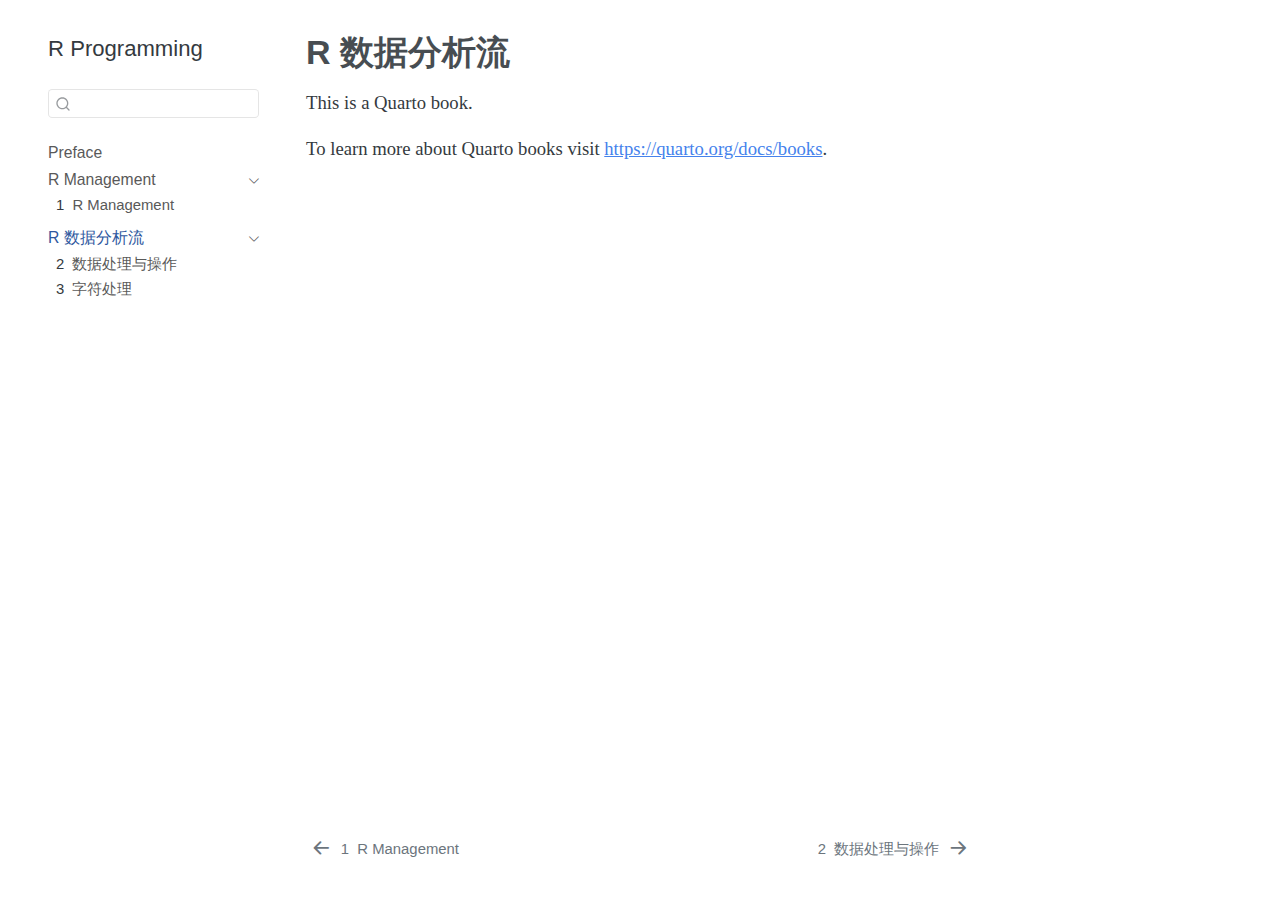
<file: _book/tidyverse.html>
<!DOCTYPE html>
<html xmlns="http://www.w3.org/1999/xhtml" lang="en" xml:lang="en"><head>

<meta charset="utf-8">
<meta name="generator" content="quarto-1.3.450">

<meta name="viewport" content="width=device-width, initial-scale=1.0, user-scalable=yes">


<title>R Programming - R 数据分析流</title>
<style>
code{white-space: pre-wrap;}
span.smallcaps{font-variant: small-caps;}
div.columns{display: flex; gap: min(4vw, 1.5em);}
div.column{flex: auto; overflow-x: auto;}
div.hanging-indent{margin-left: 1.5em; text-indent: -1.5em;}
ul.task-list{list-style: none;}
ul.task-list li input[type="checkbox"] {
  width: 0.8em;
  margin: 0 0.8em 0.2em -1em; /* quarto-specific, see https://github.com/quarto-dev/quarto-cli/issues/4556 */ 
  vertical-align: middle;
}
</style>


<script src="site_libs/quarto-nav/quarto-nav.js"></script>
<script src="site_libs/quarto-nav/headroom.min.js"></script>
<script src="site_libs/clipboard/clipboard.min.js"></script>
<script src="site_libs/quarto-search/autocomplete.umd.js"></script>
<script src="site_libs/quarto-search/fuse.min.js"></script>
<script src="site_libs/quarto-search/quarto-search.js"></script>
<meta name="quarto:offset" content="./">
<link href="./dplyr.html" rel="next">
<link href="./rmanage.html" rel="prev">
<script src="site_libs/quarto-html/quarto.js"></script>
<script src="site_libs/quarto-html/popper.min.js"></script>
<script src="site_libs/quarto-html/tippy.umd.min.js"></script>
<script src="site_libs/quarto-html/anchor.min.js"></script>
<link href="site_libs/quarto-html/tippy.css" rel="stylesheet">
<link href="site_libs/quarto-html/quarto-syntax-highlighting.css" rel="stylesheet" id="quarto-text-highlighting-styles">
<script src="site_libs/bootstrap/bootstrap.min.js"></script>
<link href="site_libs/bootstrap/bootstrap-icons.css" rel="stylesheet">
<link href="site_libs/bootstrap/bootstrap.min.css" rel="stylesheet" id="quarto-bootstrap" data-mode="light">
<script id="quarto-search-options" type="application/json">{
  "location": "sidebar",
  "copy-button": false,
  "collapse-after": 3,
  "panel-placement": "start",
  "type": "textbox",
  "limit": 20,
  "language": {
    "search-no-results-text": "No results",
    "search-matching-documents-text": "matching documents",
    "search-copy-link-title": "Copy link to search",
    "search-hide-matches-text": "Hide additional matches",
    "search-more-match-text": "more match in this document",
    "search-more-matches-text": "more matches in this document",
    "search-clear-button-title": "Clear",
    "search-detached-cancel-button-title": "Cancel",
    "search-submit-button-title": "Submit",
    "search-label": "Search"
  }
}</script>


</head>

<body class="nav-sidebar floating">

<div id="quarto-search-results"></div>
  <header id="quarto-header" class="headroom fixed-top">
  <nav class="quarto-secondary-nav">
    <div class="container-fluid d-flex">
      <button type="button" class="quarto-btn-toggle btn" data-bs-toggle="collapse" data-bs-target="#quarto-sidebar,#quarto-sidebar-glass" aria-controls="quarto-sidebar" aria-expanded="false" aria-label="Toggle sidebar navigation" onclick="if (window.quartoToggleHeadroom) { window.quartoToggleHeadroom(); }">
        <i class="bi bi-layout-text-sidebar-reverse"></i>
      </button>
      <nav class="quarto-page-breadcrumbs" aria-label="breadcrumb"><ol class="breadcrumb"><li class="breadcrumb-item"><a href="./tidyverse.html">R 数据分析流</a></li></ol></nav>
      <a class="flex-grow-1" role="button" data-bs-toggle="collapse" data-bs-target="#quarto-sidebar,#quarto-sidebar-glass" aria-controls="quarto-sidebar" aria-expanded="false" aria-label="Toggle sidebar navigation" onclick="if (window.quartoToggleHeadroom) { window.quartoToggleHeadroom(); }">      
      </a>
      <button type="button" class="btn quarto-search-button" aria-label="" onclick="window.quartoOpenSearch();">
        <i class="bi bi-search"></i>
      </button>
    </div>
  </nav>
</header>
<!-- content -->
<div id="quarto-content" class="quarto-container page-columns page-rows-contents page-layout-article">
<!-- sidebar -->
  <nav id="quarto-sidebar" class="sidebar collapse collapse-horizontal sidebar-navigation floating overflow-auto">
    <div class="pt-lg-2 mt-2 text-left sidebar-header">
    <div class="sidebar-title mb-0 py-0">
      <a href="./">R Programming</a> 
    </div>
      </div>
        <div class="mt-2 flex-shrink-0 align-items-center">
        <div class="sidebar-search">
        <div id="quarto-search" class="" title="Search"></div>
        </div>
        </div>
    <div class="sidebar-menu-container"> 
    <ul class="list-unstyled mt-1">
        <li class="sidebar-item">
  <div class="sidebar-item-container"> 
  <a href="./index.html" class="sidebar-item-text sidebar-link">
 <span class="menu-text">Preface</span></a>
  </div>
</li>
        <li class="sidebar-item sidebar-item-section">
      <div class="sidebar-item-container"> 
            <a href="./intro.html" class="sidebar-item-text sidebar-link">
 <span class="menu-text">R Management</span></a>
          <a class="sidebar-item-toggle text-start" data-bs-toggle="collapse" data-bs-target="#quarto-sidebar-section-1" aria-expanded="true" aria-label="Toggle section">
            <i class="bi bi-chevron-right ms-2"></i>
          </a> 
      </div>
      <ul id="quarto-sidebar-section-1" class="collapse list-unstyled sidebar-section depth1 show">  
          <li class="sidebar-item">
  <div class="sidebar-item-container"> 
  <a href="./rmanage.html" class="sidebar-item-text sidebar-link">
 <span class="menu-text"><span class="chapter-number">1</span>&nbsp; <span class="chapter-title">R Management</span></span></a>
  </div>
</li>
      </ul>
  </li>
        <li class="sidebar-item sidebar-item-section">
      <div class="sidebar-item-container"> 
            <a href="./tidyverse.html" class="sidebar-item-text sidebar-link active">
 <span class="menu-text">R 数据分析流</span></a>
          <a class="sidebar-item-toggle text-start" data-bs-toggle="collapse" data-bs-target="#quarto-sidebar-section-2" aria-expanded="true" aria-label="Toggle section">
            <i class="bi bi-chevron-right ms-2"></i>
          </a> 
      </div>
      <ul id="quarto-sidebar-section-2" class="collapse list-unstyled sidebar-section depth1 show">  
          <li class="sidebar-item">
  <div class="sidebar-item-container"> 
  <a href="./dplyr.html" class="sidebar-item-text sidebar-link">
 <span class="menu-text"><span class="chapter-number">2</span>&nbsp; <span class="chapter-title">数据处理与操作</span></span></a>
  </div>
</li>
          <li class="sidebar-item">
  <div class="sidebar-item-container"> 
  <a href="./stringr.html" class="sidebar-item-text sidebar-link">
 <span class="menu-text"><span class="chapter-number">3</span>&nbsp; <span class="chapter-title">字符处理</span></span></a>
  </div>
</li>
      </ul>
  </li>
    </ul>
    </div>
</nav>
<div id="quarto-sidebar-glass" data-bs-toggle="collapse" data-bs-target="#quarto-sidebar,#quarto-sidebar-glass"></div>
<!-- margin-sidebar -->
    <div id="quarto-margin-sidebar" class="sidebar margin-sidebar">
        
    </div>
<!-- main -->
<main class="content" id="quarto-document-content">

<header id="title-block-header" class="quarto-title-block default">
<div class="quarto-title">
<h1 class="title">R 数据分析流</h1>
</div>



<div class="quarto-title-meta">

    
  
    
  </div>
  

</header>

<p>This is a Quarto book.</p>
<p>To learn more about Quarto books visit <a href="https://quarto.org/docs/books" class="uri">https://quarto.org/docs/books</a>.</p>



</main> <!-- /main -->
<script id="quarto-html-after-body" type="application/javascript">
window.document.addEventListener("DOMContentLoaded", function (event) {
  const toggleBodyColorMode = (bsSheetEl) => {
    const mode = bsSheetEl.getAttribute("data-mode");
    const bodyEl = window.document.querySelector("body");
    if (mode === "dark") {
      bodyEl.classList.add("quarto-dark");
      bodyEl.classList.remove("quarto-light");
    } else {
      bodyEl.classList.add("quarto-light");
      bodyEl.classList.remove("quarto-dark");
    }
  }
  const toggleBodyColorPrimary = () => {
    const bsSheetEl = window.document.querySelector("link#quarto-bootstrap");
    if (bsSheetEl) {
      toggleBodyColorMode(bsSheetEl);
    }
  }
  toggleBodyColorPrimary();  
  const icon = "";
  const anchorJS = new window.AnchorJS();
  anchorJS.options = {
    placement: 'right',
    icon: icon
  };
  anchorJS.add('.anchored');
  const isCodeAnnotation = (el) => {
    for (const clz of el.classList) {
      if (clz.startsWith('code-annotation-')) {                     
        return true;
      }
    }
    return false;
  }
  const clipboard = new window.ClipboardJS('.code-copy-button', {
    text: function(trigger) {
      const codeEl = trigger.previousElementSibling.cloneNode(true);
      for (const childEl of codeEl.children) {
        if (isCodeAnnotation(childEl)) {
          childEl.remove();
        }
      }
      return codeEl.innerText;
    }
  });
  clipboard.on('success', function(e) {
    // button target
    const button = e.trigger;
    // don't keep focus
    button.blur();
    // flash "checked"
    button.classList.add('code-copy-button-checked');
    var currentTitle = button.getAttribute("title");
    button.setAttribute("title", "Copied!");
    let tooltip;
    if (window.bootstrap) {
      button.setAttribute("data-bs-toggle", "tooltip");
      button.setAttribute("data-bs-placement", "left");
      button.setAttribute("data-bs-title", "Copied!");
      tooltip = new bootstrap.Tooltip(button, 
        { trigger: "manual", 
          customClass: "code-copy-button-tooltip",
          offset: [0, -8]});
      tooltip.show();    
    }
    setTimeout(function() {
      if (tooltip) {
        tooltip.hide();
        button.removeAttribute("data-bs-title");
        button.removeAttribute("data-bs-toggle");
        button.removeAttribute("data-bs-placement");
      }
      button.setAttribute("title", currentTitle);
      button.classList.remove('code-copy-button-checked');
    }, 1000);
    // clear code selection
    e.clearSelection();
  });
  function tippyHover(el, contentFn) {
    const config = {
      allowHTML: true,
      content: contentFn,
      maxWidth: 500,
      delay: 100,
      arrow: false,
      appendTo: function(el) {
          return el.parentElement;
      },
      interactive: true,
      interactiveBorder: 10,
      theme: 'quarto',
      placement: 'bottom-start'
    };
    window.tippy(el, config); 
  }
  const noterefs = window.document.querySelectorAll('a[role="doc-noteref"]');
  for (var i=0; i<noterefs.length; i++) {
    const ref = noterefs[i];
    tippyHover(ref, function() {
      // use id or data attribute instead here
      let href = ref.getAttribute('data-footnote-href') || ref.getAttribute('href');
      try { href = new URL(href).hash; } catch {}
      const id = href.replace(/^#\/?/, "");
      const note = window.document.getElementById(id);
      return note.innerHTML;
    });
  }
      let selectedAnnoteEl;
      const selectorForAnnotation = ( cell, annotation) => {
        let cellAttr = 'data-code-cell="' + cell + '"';
        let lineAttr = 'data-code-annotation="' +  annotation + '"';
        const selector = 'span[' + cellAttr + '][' + lineAttr + ']';
        return selector;
      }
      const selectCodeLines = (annoteEl) => {
        const doc = window.document;
        const targetCell = annoteEl.getAttribute("data-target-cell");
        const targetAnnotation = annoteEl.getAttribute("data-target-annotation");
        const annoteSpan = window.document.querySelector(selectorForAnnotation(targetCell, targetAnnotation));
        const lines = annoteSpan.getAttribute("data-code-lines").split(",");
        const lineIds = lines.map((line) => {
          return targetCell + "-" + line;
        })
        let top = null;
        let height = null;
        let parent = null;
        if (lineIds.length > 0) {
            //compute the position of the single el (top and bottom and make a div)
            const el = window.document.getElementById(lineIds[0]);
            top = el.offsetTop;
            height = el.offsetHeight;
            parent = el.parentElement.parentElement;
          if (lineIds.length > 1) {
            const lastEl = window.document.getElementById(lineIds[lineIds.length - 1]);
            const bottom = lastEl.offsetTop + lastEl.offsetHeight;
            height = bottom - top;
          }
          if (top !== null && height !== null && parent !== null) {
            // cook up a div (if necessary) and position it 
            let div = window.document.getElementById("code-annotation-line-highlight");
            if (div === null) {
              div = window.document.createElement("div");
              div.setAttribute("id", "code-annotation-line-highlight");
              div.style.position = 'absolute';
              parent.appendChild(div);
            }
            div.style.top = top - 2 + "px";
            div.style.height = height + 4 + "px";
            let gutterDiv = window.document.getElementById("code-annotation-line-highlight-gutter");
            if (gutterDiv === null) {
              gutterDiv = window.document.createElement("div");
              gutterDiv.setAttribute("id", "code-annotation-line-highlight-gutter");
              gutterDiv.style.position = 'absolute';
              const codeCell = window.document.getElementById(targetCell);
              const gutter = codeCell.querySelector('.code-annotation-gutter');
              gutter.appendChild(gutterDiv);
            }
            gutterDiv.style.top = top - 2 + "px";
            gutterDiv.style.height = height + 4 + "px";
          }
          selectedAnnoteEl = annoteEl;
        }
      };
      const unselectCodeLines = () => {
        const elementsIds = ["code-annotation-line-highlight", "code-annotation-line-highlight-gutter"];
        elementsIds.forEach((elId) => {
          const div = window.document.getElementById(elId);
          if (div) {
            div.remove();
          }
        });
        selectedAnnoteEl = undefined;
      };
      // Attach click handler to the DT
      const annoteDls = window.document.querySelectorAll('dt[data-target-cell]');
      for (const annoteDlNode of annoteDls) {
        annoteDlNode.addEventListener('click', (event) => {
          const clickedEl = event.target;
          if (clickedEl !== selectedAnnoteEl) {
            unselectCodeLines();
            const activeEl = window.document.querySelector('dt[data-target-cell].code-annotation-active');
            if (activeEl) {
              activeEl.classList.remove('code-annotation-active');
            }
            selectCodeLines(clickedEl);
            clickedEl.classList.add('code-annotation-active');
          } else {
            // Unselect the line
            unselectCodeLines();
            clickedEl.classList.remove('code-annotation-active');
          }
        });
      }
  const findCites = (el) => {
    const parentEl = el.parentElement;
    if (parentEl) {
      const cites = parentEl.dataset.cites;
      if (cites) {
        return {
          el,
          cites: cites.split(' ')
        };
      } else {
        return findCites(el.parentElement)
      }
    } else {
      return undefined;
    }
  };
  var bibliorefs = window.document.querySelectorAll('a[role="doc-biblioref"]');
  for (var i=0; i<bibliorefs.length; i++) {
    const ref = bibliorefs[i];
    const citeInfo = findCites(ref);
    if (citeInfo) {
      tippyHover(citeInfo.el, function() {
        var popup = window.document.createElement('div');
        citeInfo.cites.forEach(function(cite) {
          var citeDiv = window.document.createElement('div');
          citeDiv.classList.add('hanging-indent');
          citeDiv.classList.add('csl-entry');
          var biblioDiv = window.document.getElementById('ref-' + cite);
          if (biblioDiv) {
            citeDiv.innerHTML = biblioDiv.innerHTML;
          }
          popup.appendChild(citeDiv);
        });
        return popup.innerHTML;
      });
    }
  }
});
</script>
<nav class="page-navigation">
  <div class="nav-page nav-page-previous">
      <a href="./rmanage.html" class="pagination-link">
        <i class="bi bi-arrow-left-short"></i> <span class="nav-page-text"><span class="chapter-number">1</span>&nbsp; <span class="chapter-title">R Management</span></span>
      </a>          
  </div>
  <div class="nav-page nav-page-next">
      <a href="./dplyr.html" class="pagination-link">
        <span class="nav-page-text"><span class="chapter-number">2</span>&nbsp; <span class="chapter-title">数据处理与操作</span></span> <i class="bi bi-arrow-right-short"></i>
      </a>
  </div>
</nav>
</div> <!-- /content -->



</body></html>
</file>
<file: site_libs/quarto-html/tippy.css>
.tippy-box[data-animation=fade][data-state=hidden]{opacity:0}[data-tippy-root]{max-width:calc(100vw - 10px)}.tippy-box{position:relative;background-color:#333;color:#fff;border-radius:4px;font-size:14px;line-height:1.4;white-space:normal;outline:0;transition-property:transform,visibility,opacity}.tippy-box[data-placement^=top]>.tippy-arrow{bottom:0}.tippy-box[data-placement^=top]>.tippy-arrow:before{bottom:-7px;left:0;border-width:8px 8px 0;border-top-color:initial;transform-origin:center top}.tippy-box[data-placement^=bottom]>.tippy-arrow{top:0}.tippy-box[data-placement^=bottom]>.tippy-arrow:before{top:-7px;left:0;border-width:0 8px 8px;border-bottom-color:initial;transform-origin:center bottom}.tippy-box[data-placement^=left]>.tippy-arrow{right:0}.tippy-box[data-placement^=left]>.tippy-arrow:before{border-width:8px 0 8px 8px;border-left-color:initial;right:-7px;transform-origin:center left}.tippy-box[data-placement^=right]>.tippy-arrow{left:0}.tippy-box[data-placement^=right]>.tippy-arrow:before{left:-7px;border-width:8px 8px 8px 0;border-right-color:initial;transform-origin:center right}.tippy-box[data-inertia][data-state=visible]{transition-timing-function:cubic-bezier(.54,1.5,.38,1.11)}.tippy-arrow{width:16px;height:16px;color:#333}.tippy-arrow:before{content:"";position:absolute;border-color:transparent;border-style:solid}.tippy-content{position:relative;padding:5px 9px;z-index:1}
</file>
<file: site_libs/quarto-html/quarto-syntax-highlighting.css>
/* quarto syntax highlight colors */
:root {
  --quarto-hl-ot-color: #003B4F;
  --quarto-hl-at-color: #657422;
  --quarto-hl-ss-color: #20794D;
  --quarto-hl-an-color: #5E5E5E;
  --quarto-hl-fu-color: #4758AB;
  --quarto-hl-st-color: #20794D;
  --quarto-hl-cf-color: #003B4F;
  --quarto-hl-op-color: #5E5E5E;
  --quarto-hl-er-color: #AD0000;
  --quarto-hl-bn-color: #AD0000;
  --quarto-hl-al-color: #AD0000;
  --quarto-hl-va-color: #111111;
  --quarto-hl-bu-color: inherit;
  --quarto-hl-ex-color: inherit;
  --quarto-hl-pp-color: #AD0000;
  --quarto-hl-in-color: #5E5E5E;
  --quarto-hl-vs-color: #20794D;
  --quarto-hl-wa-color: #5E5E5E;
  --quarto-hl-do-color: #5E5E5E;
  --quarto-hl-im-color: #00769E;
  --quarto-hl-ch-color: #20794D;
  --quarto-hl-dt-color: #AD0000;
  --quarto-hl-fl-color: #AD0000;
  --quarto-hl-co-color: #5E5E5E;
  --quarto-hl-cv-color: #5E5E5E;
  --quarto-hl-cn-color: #8f5902;
  --quarto-hl-sc-color: #5E5E5E;
  --quarto-hl-dv-color: #AD0000;
  --quarto-hl-kw-color: #003B4F;
}

/* other quarto variables */
:root {
  --quarto-font-monospace: SFMono-Regular, Menlo, Monaco, Consolas, "Liberation Mono", "Courier New", monospace;
}

pre > code.sourceCode > span {
  color: #003B4F;
}

code span {
  color: #003B4F;
}

code.sourceCode > span {
  color: #003B4F;
}

div.sourceCode,
div.sourceCode pre.sourceCode {
  color: #003B4F;
}

code span.ot {
  color: #003B4F;
  font-style: inherit;
}

code span.at {
  color: #657422;
  font-style: inherit;
}

code span.ss {
  color: #20794D;
  font-style: inherit;
}

code span.an {
  color: #5E5E5E;
  font-style: inherit;
}

code span.fu {
  color: #4758AB;
  font-style: inherit;
}

code span.st {
  color: #20794D;
  font-style: inherit;
}

code span.cf {
  color: #003B4F;
  font-style: inherit;
}

code span.op {
  color: #5E5E5E;
  font-style: inherit;
}

code span.er {
  color: #AD0000;
  font-style: inherit;
}

code span.bn {
  color: #AD0000;
  font-style: inherit;
}

code span.al {
  color: #AD0000;
  font-style: inherit;
}

code span.va {
  color: #111111;
  font-style: inherit;
}

code span.bu {
  font-style: inherit;
}

code span.ex {
  font-style: inherit;
}

code span.pp {
  color: #AD0000;
  font-style: inherit;
}

code span.in {
  color: #5E5E5E;
  font-style: inherit;
}

code span.vs {
  color: #20794D;
  font-style: inherit;
}

code span.wa {
  color: #5E5E5E;
  font-style: italic;
}

code span.do {
  color: #5E5E5E;
  font-style: italic;
}

code span.im {
  color: #00769E;
  font-style: inherit;
}

code span.ch {
  color: #20794D;
  font-style: inherit;
}

code span.dt {
  color: #AD0000;
  font-style: inherit;
}

code span.fl {
  color: #AD0000;
  font-style: inherit;
}

code span.co {
  color: #5E5E5E;
  font-style: inherit;
}

code span.cv {
  color: #5E5E5E;
  font-style: italic;
}

code span.cn {
  color: #8f5902;
  font-style: inherit;
}

code span.sc {
  color: #5E5E5E;
  font-style: inherit;
}

code span.dv {
  color: #AD0000;
  font-style: inherit;
}

code span.kw {
  color: #003B4F;
  font-style: inherit;
}

.prevent-inlining {
  content: "</";
}

/*# sourceMappingURL=debc5d5d77c3f9108843748ff7464032.css.map */
</file>
<file: _book/site_libs/quarto-html/tippy.css>
.tippy-box[data-animation=fade][data-state=hidden]{opacity:0}[data-tippy-root]{max-width:calc(100vw - 10px)}.tippy-box{position:relative;background-color:#333;color:#fff;border-radius:4px;font-size:14px;line-height:1.4;white-space:normal;outline:0;transition-property:transform,visibility,opacity}.tippy-box[data-placement^=top]>.tippy-arrow{bottom:0}.tippy-box[data-placement^=top]>.tippy-arrow:before{bottom:-7px;left:0;border-width:8px 8px 0;border-top-color:initial;transform-origin:center top}.tippy-box[data-placement^=bottom]>.tippy-arrow{top:0}.tippy-box[data-placement^=bottom]>.tippy-arrow:before{top:-7px;left:0;border-width:0 8px 8px;border-bottom-color:initial;transform-origin:center bottom}.tippy-box[data-placement^=left]>.tippy-arrow{right:0}.tippy-box[data-placement^=left]>.tippy-arrow:before{border-width:8px 0 8px 8px;border-left-color:initial;right:-7px;transform-origin:center left}.tippy-box[data-placement^=right]>.tippy-arrow{left:0}.tippy-box[data-placement^=right]>.tippy-arrow:before{left:-7px;border-width:8px 8px 8px 0;border-right-color:initial;transform-origin:center right}.tippy-box[data-inertia][data-state=visible]{transition-timing-function:cubic-bezier(.54,1.5,.38,1.11)}.tippy-arrow{width:16px;height:16px;color:#333}.tippy-arrow:before{content:"";position:absolute;border-color:transparent;border-style:solid}.tippy-content{position:relative;padding:5px 9px;z-index:1}
</file>
<file: _book/site_libs/quarto-html/quarto-syntax-highlighting.css>
/* quarto syntax highlight colors */
:root {
  --quarto-hl-ot-color: #003B4F;
  --quarto-hl-at-color: #657422;
  --quarto-hl-ss-color: #20794D;
  --quarto-hl-an-color: #5E5E5E;
  --quarto-hl-fu-color: #4758AB;
  --quarto-hl-st-color: #20794D;
  --quarto-hl-cf-color: #003B4F;
  --quarto-hl-op-color: #5E5E5E;
  --quarto-hl-er-color: #AD0000;
  --quarto-hl-bn-color: #AD0000;
  --quarto-hl-al-color: #AD0000;
  --quarto-hl-va-color: #111111;
  --quarto-hl-bu-color: inherit;
  --quarto-hl-ex-color: inherit;
  --quarto-hl-pp-color: #AD0000;
  --quarto-hl-in-color: #5E5E5E;
  --quarto-hl-vs-color: #20794D;
  --quarto-hl-wa-color: #5E5E5E;
  --quarto-hl-do-color: #5E5E5E;
  --quarto-hl-im-color: #00769E;
  --quarto-hl-ch-color: #20794D;
  --quarto-hl-dt-color: #AD0000;
  --quarto-hl-fl-color: #AD0000;
  --quarto-hl-co-color: #5E5E5E;
  --quarto-hl-cv-color: #5E5E5E;
  --quarto-hl-cn-color: #8f5902;
  --quarto-hl-sc-color: #5E5E5E;
  --quarto-hl-dv-color: #AD0000;
  --quarto-hl-kw-color: #003B4F;
}

/* other quarto variables */
:root {
  --quarto-font-monospace: SFMono-Regular, Menlo, Monaco, Consolas, "Liberation Mono", "Courier New", monospace;
}

pre > code.sourceCode > span {
  color: #003B4F;
}

code span {
  color: #003B4F;
}

code.sourceCode > span {
  color: #003B4F;
}

div.sourceCode,
div.sourceCode pre.sourceCode {
  color: #003B4F;
}

code span.ot {
  color: #003B4F;
  font-style: inherit;
}

code span.at {
  color: #657422;
  font-style: inherit;
}

code span.ss {
  color: #20794D;
  font-style: inherit;
}

code span.an {
  color: #5E5E5E;
  font-style: inherit;
}

code span.fu {
  color: #4758AB;
  font-style: inherit;
}

code span.st {
  color: #20794D;
  font-style: inherit;
}

code span.cf {
  color: #003B4F;
  font-style: inherit;
}

code span.op {
  color: #5E5E5E;
  font-style: inherit;
}

code span.er {
  color: #AD0000;
  font-style: inherit;
}

code span.bn {
  color: #AD0000;
  font-style: inherit;
}

code span.al {
  color: #AD0000;
  font-style: inherit;
}

code span.va {
  color: #111111;
  font-style: inherit;
}

code span.bu {
  font-style: inherit;
}

code span.ex {
  font-style: inherit;
}

code span.pp {
  color: #AD0000;
  font-style: inherit;
}

code span.in {
  color: #5E5E5E;
  font-style: inherit;
}

code span.vs {
  color: #20794D;
  font-style: inherit;
}

code span.wa {
  color: #5E5E5E;
  font-style: italic;
}

code span.do {
  color: #5E5E5E;
  font-style: italic;
}

code span.im {
  color: #00769E;
  font-style: inherit;
}

code span.ch {
  color: #20794D;
  font-style: inherit;
}

code span.dt {
  color: #AD0000;
  font-style: inherit;
}

code span.fl {
  color: #AD0000;
  font-style: inherit;
}

code span.co {
  color: #5E5E5E;
  font-style: inherit;
}

code span.cv {
  color: #5E5E5E;
  font-style: italic;
}

code span.cn {
  color: #8f5902;
  font-style: inherit;
}

code span.sc {
  color: #5E5E5E;
  font-style: inherit;
}

code span.dv {
  color: #AD0000;
  font-style: inherit;
}

code span.kw {
  color: #003B4F;
  font-style: inherit;
}

.prevent-inlining {
  content: "</";
}

/*# sourceMappingURL=debc5d5d77c3f9108843748ff7464032.css.map */
</file>
